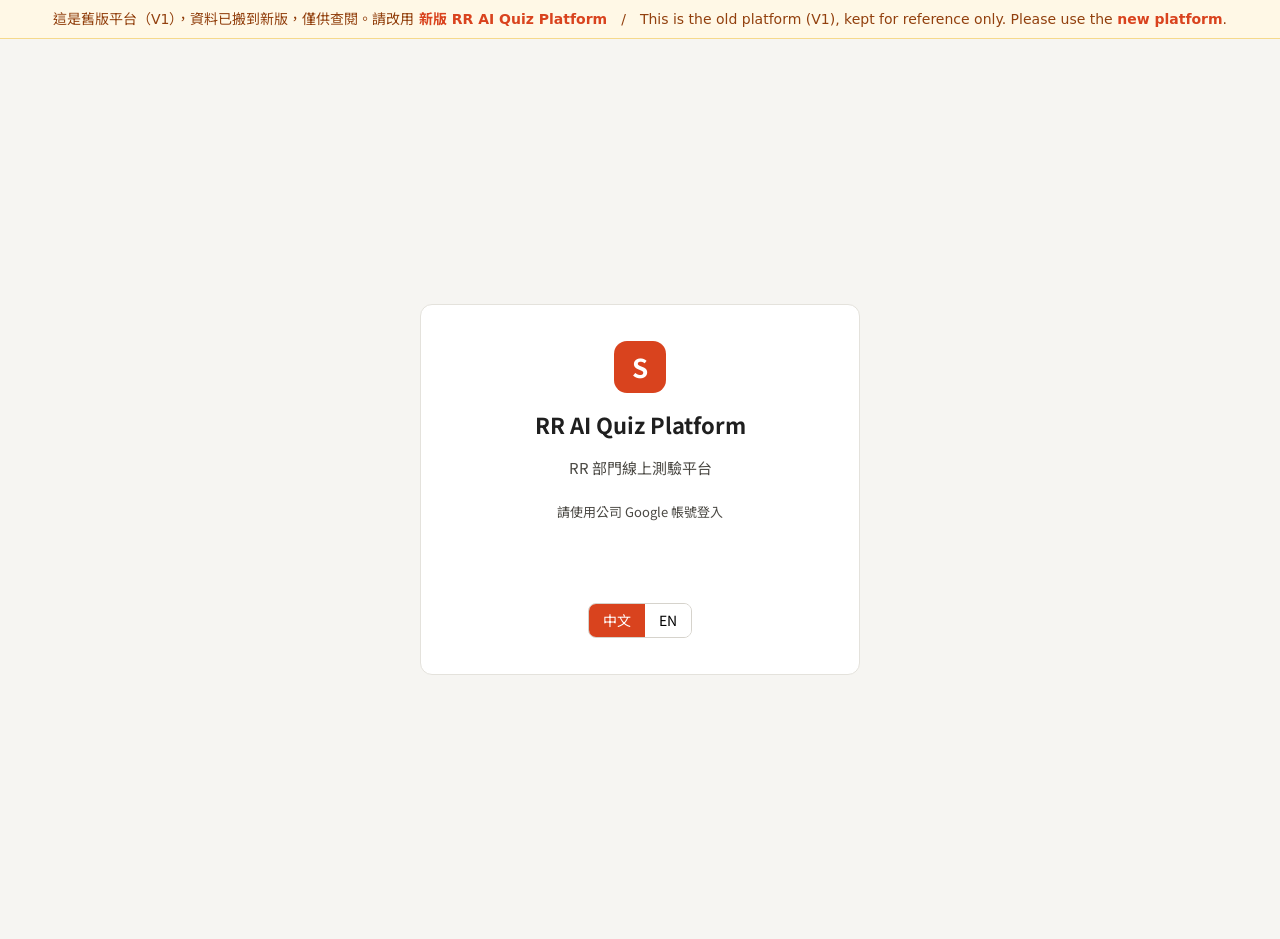
<file: v1/index.html>
<!doctype html>
<html lang="zh-Hant">
<head>
<meta charset="utf-8">
<meta name="viewport" content="width=device-width, initial-scale=1">
<title>RR AI Quiz Platform（V1 舊版）</title>
<link rel="icon" href="data:image/svg+xml,%3Csvg xmlns='http://www.w3.org/2000/svg' viewBox='0 0 32 32'%3E%3Crect width='32' height='32' rx='8' fill='%23D9431E'/%3E%3Ctext x='16' y='22' font-size='18' font-family='Arial' font-weight='700' fill='white' text-anchor='middle'%3ES%3C/text%3E%3C/svg%3E">
<link rel="preconnect" href="https://fonts.googleapis.com">
<link rel="stylesheet" href="https://fonts.googleapis.com/css2?family=Noto+Sans+TC:wght@400;500;700&display=swap">
<link rel="stylesheet" href="style.css?v=20261030f">
<script src="config.js?v=20261030f"></script>
<script src="https://accounts.google.com/gsi/client" async defer></script>
</head>
<body>
<div style="position:sticky;top:0;z-index:999;background:#FFF8E6;border-bottom:1px solid #F5D98B;color:#92400E;font:14px/1.6 system-ui,'Noto Sans TC',sans-serif;padding:8px 16px;text-align:center">這是舊版平台（V1），資料已搬到新版，僅供查閱。請改用 <a href="../" style="color:#D9431E;font-weight:700">新版 RR AI Quiz Platform</a>　/　This is the old platform (V1), kept for reference only. Please use the <a href="../" style="color:#D9431E;font-weight:700">new platform</a>.</div>
<div id="app"></div>
<div id="toast" role="status" aria-live="polite" hidden></div>
<script>
  // 本機預覽：http://localhost:8000/web/?preview=1（從專案根目錄啟動伺服器），使用 dev/mock.js 的假資料
  if (/[?&]preview=1/.test(location.search)) document.write('<script src="../dev/mock.js"><\/script>');
</script>
<script src="app.js?v=20261030f"></script>
</body>
</html>
</file>
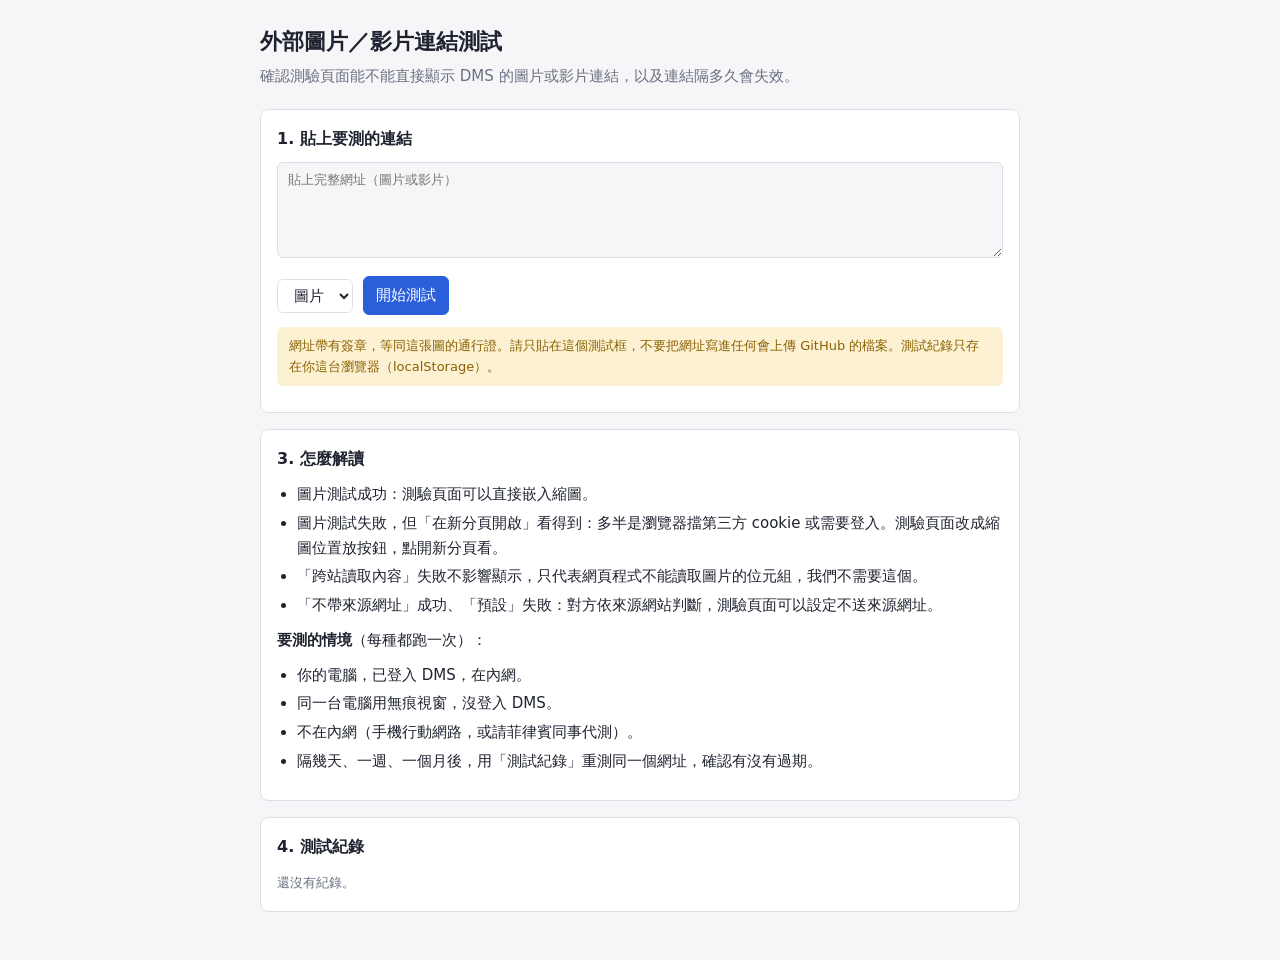
<file: dms-media-test.html>
<!DOCTYPE html>
<html lang="zh-Hant">
<head>
<meta charset="utf-8">
<meta name="viewport" content="width=device-width, initial-scale=1, viewport-fit=cover">
<meta name="robots" content="noindex,nofollow">
<title>外部圖片／影片連結測試</title>
<style>
  :root {
    --bg: #f6f6f8;
    --panel: #ffffff;
    --text: #1f2330;
    --muted: #6a7080;
    --line: #dcdfe6;
    --accent: #2b5fd9;
    --ok: #137a3f;
    --ok-bg: #e3f5ea;
    --bad: #b3261e;
    --bad-bg: #fbe6e4;
    --wait: #8a6100;
    --wait-bg: #fdf1d4;
  }
  @media (prefers-color-scheme: dark) {
    :root {
      --bg: #15171c;
      --panel: #1e2128;
      --text: #e8eaf0;
      --muted: #9aa1b3;
      --line: #343944;
      --accent: #7fa4ff;
      --ok: #6fd69a;
      --ok-bg: #1b3326;
      --bad: #ff9c94;
      --bad-bg: #3a1f1d;
      --wait: #f2c864;
      --wait-bg: #3a2f14;
    }
  }
  * { box-sizing: border-box; }
  html, body { margin: 0; }
  body {
    background: var(--bg);
    color: var(--text);
    font: 15px/1.65 system-ui, -apple-system, "Segoe UI", "Noto Sans TC", "PingFang TC", "Microsoft JhengHei", sans-serif;
    padding: env(safe-area-inset-top, 0px) 16px calc(32px + env(safe-area-inset-bottom, 0px));
  }
  main { max-width: 760px; margin: 0 auto; padding-top: 24px; }
  h1 { font-size: 22px; margin: 0 0 4px; }
  h2 { font-size: 16px; margin: 0 0 10px; }
  p { margin: 0 0 10px; }
  .sub { color: var(--muted); margin-bottom: 20px; }
  section {
    background: var(--panel);
    border: 1px solid var(--line);
    border-radius: 8px;
    padding: 16px;
    margin-bottom: 16px;
  }
  textarea {
    width: 100%;
    min-height: 96px;
    resize: vertical;
    font: 13px/1.5 ui-monospace, Consolas, monospace;
    color: var(--text);
    background: var(--bg);
    border: 1px solid var(--line);
    border-radius: 6px;
    padding: 8px 10px;
  }
  .bar { display: flex; flex-wrap: wrap; gap: 10px; align-items: center; margin-top: 10px; }
  select, button {
    font: inherit;
    color: var(--text);
    background: var(--panel);
    border: 1px solid var(--line);
    border-radius: 6px;
    padding: 6px 12px;
    cursor: pointer;
  }
  button.primary { background: var(--accent); border-color: var(--accent); color: #fff; }
  @media (prefers-color-scheme: dark) { button.primary { color: #0e1117; } }
  button:focus-visible, select:focus-visible, textarea:focus-visible, a:focus-visible {
    outline: 2px solid var(--accent);
    outline-offset: 2px;
  }
  button:disabled { opacity: .5; cursor: default; }
  .warn {
    background: var(--wait-bg);
    color: var(--wait);
    border-radius: 6px;
    padding: 8px 12px;
    font-size: 13px;
  }
  .results { display: grid; gap: 8px; }
  .res {
    display: grid;
    grid-template-columns: 76px 1fr;
    gap: 10px;
    align-items: start;
    border: 1px solid var(--line);
    border-radius: 6px;
    padding: 8px 10px;
  }
  .badge {
    text-align: center;
    border-radius: 4px;
    padding: 1px 0;
    font-size: 13px;
    font-weight: 600;
  }
  .badge.ok { background: var(--ok-bg); color: var(--ok); }
  .badge.bad { background: var(--bad-bg); color: var(--bad); }
  .badge.wait { background: var(--wait-bg); color: var(--wait); }
  .res .name { font-weight: 600; }
  .res .note { color: var(--muted); font-size: 13px; overflow-wrap: anywhere; }
  .preview { margin-top: 12px; }
  .preview img, .preview video { max-width: 100%; max-height: 420px; border: 1px solid var(--line); border-radius: 6px; display: block; }
  .env { color: var(--muted); font-size: 13px; overflow-wrap: anywhere; }
  .hist-row {
    display: flex; flex-wrap: wrap; gap: 8px; align-items: center;
    border-top: 1px solid var(--line); padding: 8px 0; font-size: 13px;
  }
  .hist-row:first-child { border-top: 0; }
  .hist-row .grow { flex: 1 1 260px; overflow-wrap: anywhere; }
  ul { margin: 0 0 10px; padding-left: 20px; }
  li { margin-bottom: 4px; }
  .hidden { display: none; }
</style>
</head>
<body>
<main>
  <h1>外部圖片／影片連結測試</h1>
  <p class="sub">確認測驗頁面能不能直接顯示 DMS 的圖片或影片連結，以及連結隔多久會失效。</p>

  <section>
    <h2>1. 貼上要測的連結</h2>
    <textarea id="url" placeholder="貼上完整網址（圖片或影片）" spellcheck="false" autocomplete="off"></textarea>
    <div class="bar">
      <select id="kind" aria-label="媒體類型">
        <option value="image">圖片</option>
        <option value="video">影片</option>
      </select>
      <button id="run" class="primary" type="button">開始測試</button>
      <a id="open" href="#" target="_blank" rel="noopener noreferrer" class="hidden">在新分頁開啟</a>
    </div>
    <p class="warn" style="margin-top:12px">網址帶有簽章，等同這張圖的通行證。請只貼在這個測試框，不要把網址寫進任何會上傳 GitHub 的檔案。測試紀錄只存在你這台瀏覽器（localStorage）。</p>
  </section>

  <section id="resultBox" class="hidden">
    <h2>2. 測試結果</h2>
    <div class="results" id="results"></div>
    <div class="preview" id="preview"></div>
    <p class="env" id="env" style="margin-top:12px"></p>
  </section>

  <section>
    <h2>3. 怎麼解讀</h2>
    <ul>
      <li>圖片測試成功：測驗頁面可以直接嵌入縮圖。</li>
      <li>圖片測試失敗，但「在新分頁開啟」看得到：多半是瀏覽器擋第三方 cookie 或需要登入。測驗頁面改成縮圖位置放按鈕，點開新分頁看。</li>
      <li>「跨站讀取內容」失敗不影響顯示，只代表網頁程式不能讀取圖片的位元組，我們不需要這個。</li>
      <li>「不帶來源網址」成功、「預設」失敗：對方依來源網站判斷，測驗頁面可以設定不送來源網址。</li>
    </ul>
    <p><strong>要測的情境</strong>（每種都跑一次）：</p>
    <ul>
      <li>你的電腦，已登入 DMS，在內網。</li>
      <li>同一台電腦用無痕視窗，沒登入 DMS。</li>
      <li>不在內網（手機行動網路，或請菲律賓同事代測）。</li>
      <li>隔幾天、一週、一個月後，用「測試紀錄」重測同一個網址，確認有沒有過期。</li>
    </ul>
  </section>

  <section>
    <h2>4. 測試紀錄</h2>
    <div id="hist"><span class="env">還沒有紀錄。</span></div>
  </section>
</main>

<script>
(function () {
  'use strict';
  var KEY = 'rrqp2:mediatest';
  var TIMEOUT_MS = 20000;
  var $ = function (s) { return document.querySelector(s); };

  function loadHist() {
    try { var v = JSON.parse(localStorage.getItem(KEY) || '[]'); return Array.isArray(v) ? v : []; }
    catch (e) { return []; }
  }
  function saveHist(list) {
    try { localStorage.setItem(KEY, JSON.stringify(list.slice(0, 10))); } catch (e) { /* 無法儲存就略過 */ }
  }

  function addRow(name, desc) {
    var row = document.createElement('div');
    row.className = 'res';
    var badge = document.createElement('div');
    badge.className = 'badge wait';
    badge.textContent = '測試中';
    var body = document.createElement('div');
    var n = document.createElement('div');
    n.className = 'name';
    n.textContent = name;
    var d = document.createElement('div');
    d.className = 'note';
    d.textContent = desc;
    body.appendChild(n);
    body.appendChild(d);
    row.appendChild(badge);
    row.appendChild(body);
    $('#results').appendChild(row);
    return {
      done: function (ok, note) {
        badge.className = 'badge ' + (ok ? 'ok' : 'bad');
        badge.textContent = ok ? '成功' : '失敗';
        d.textContent = desc + (note ? '　→ ' + note : '');
      }
    };
  }

  function withTimeout(promise) {
    return new Promise(function (resolve) {
      var t0 = performance.now();
      var finished = false;
      var timer = setTimeout(function () {
        if (finished) return;
        finished = true;
        resolve({ ok: false, note: '超過 ' + (TIMEOUT_MS / 1000) + ' 秒沒有回應', ms: TIMEOUT_MS });
      }, TIMEOUT_MS);
      promise.then(function (r) {
        if (finished) return;
        finished = true;
        clearTimeout(timer);
        r.ms = Math.round(performance.now() - t0);
        resolve(r);
      });
    });
  }

  function testImage(url, referrer) {
    return withTimeout(new Promise(function (resolve) {
      var im = new Image();
      if (referrer) im.referrerPolicy = referrer;
      im.onload = function () {
        resolve({ ok: true, note: '尺寸 ' + im.naturalWidth + '×' + im.naturalHeight, el: im });
      };
      im.onerror = function () {
        resolve({ ok: false, note: '瀏覽器無法載入（連結失效、需要登入，或被瀏覽器擋下）' });
      };
      im.src = url;
    }));
  }

  function testVideo(url, referrer) {
    return withTimeout(new Promise(function (resolve) {
      var v = document.createElement('video');
      v.preload = 'metadata';
      v.muted = true;
      v.playsInline = true;
      v.controls = true;
      if (referrer) v.referrerPolicy = referrer;
      v.onloadedmetadata = function () {
        resolve({
          ok: true,
          note: '長度 ' + (isFinite(v.duration) ? v.duration.toFixed(1) + ' 秒' : '未知') + '，尺寸 ' + v.videoWidth + '×' + v.videoHeight,
          el: v
        });
      };
      v.onerror = function () {
        resolve({ ok: false, note: '瀏覽器無法載入（連結失效、需要登入、被擋下，或格式不支援）' });
      };
      v.src = url;
    }));
  }

  function testFetchNoCors(url) {
    return withTimeout(
      fetch(url, { mode: 'no-cors', credentials: 'omit', cache: 'no-store' })
        .then(function () { return { ok: true, note: '伺服器有回應（內容不可讀，這是預期的）' }; })
        .catch(function (e) { return { ok: false, note: '連線失敗：' + (e && e.message ? e.message : e) }; })
    );
  }

  function testFetchCors(url) {
    return withTimeout(
      fetch(url, { mode: 'cors', credentials: 'include', cache: 'no-store' })
        .then(function (r) {
          return { ok: r.ok, note: 'HTTP ' + r.status + '，類型 ' + (r.headers.get('content-type') || '未知') };
        })
        .catch(function (e) {
          return { ok: false, note: '對方沒有開放跨站讀取，或連線失敗（只影響程式讀取，不影響顯示）' };
        })
    );
  }

  var running = false;

  function run(urlOverride) {
    if (running) return;
    var url = (urlOverride || $('#url').value).trim();
    if (!/^https?:\/\//i.test(url)) {
      alert('請貼上以 http:// 或 https:// 開頭的完整網址。');
      return;
    }
    if (urlOverride) $('#url').value = url;
    var kind = $('#kind').value;
    running = true;
    $('#run').disabled = true;
    $('#resultBox').classList.remove('hidden');
    $('#results').textContent = '';
    $('#preview').textContent = '';
    var open = $('#open');
    open.href = url;
    open.classList.remove('hidden');
    $('#env').textContent = '環境：' + navigator.userAgent + '　頁面網域：' + location.host;

    var isImg = kind === 'image';
    var tests = [
      { name: isImg ? '直接顯示圖片（預設）' : '直接播放影片（預設）',
        desc: '用 ' + (isImg ? '<img>' : '<video>') + ' 載入，這是測驗頁面實際會用的方式',
        fn: function () { return (isImg ? testImage : testVideo)(url, null); } },
      { name: '直接顯示（不帶來源網址）',
        desc: '同上，但不告訴對方是從哪個網站來的',
        fn: function () { return (isImg ? testImage : testVideo)(url, 'no-referrer'); } },
      { name: '伺服器可連線',
        desc: 'fetch no-cors，只確認連得到',
        fn: function () { return testFetchNoCors(url); } },
      { name: '跨站讀取內容',
        desc: 'fetch cors（含 cookie），只供參考',
        fn: function () { return testFetchCors(url); } }
    ];

    var rows = tests.map(function (t) { return addRow(t.name, t.desc); });
    var summary = [];
    var previewed = false;

    tests.reduce(function (chain, t, i) {
      return chain.then(function () {
        return t.fn().then(function (r) {
          rows[i].done(r.ok, r.note + '（' + r.ms + ' ms）');
          summary.push({ name: t.name, ok: !!r.ok });
          if (r.ok && r.el && !previewed) {
            previewed = true;
            $('#preview').appendChild(r.el);
          }
        });
      });
    }, Promise.resolve()).then(function () {
      running = false;
      $('#run').disabled = false;
      record(url, kind, summary);
    });
  }

  function record(url, kind, summary) {
    var list = loadHist();
    var now = Date.now();
    var found = null;
    for (var i = 0; i < list.length; i++) if (list[i].url === url) { found = list[i]; break; }
    if (found) {
      found.runs.unshift({ at: now, summary: summary });
      found.runs = found.runs.slice(0, 10);
    } else {
      list.unshift({ url: url, kind: kind, first: now, runs: [{ at: now, summary: summary }] });
    }
    saveHist(list);
    renderHist();
  }

  function fmtAgo(ms) {
    var m = Math.floor(ms / 60000);
    if (m < 60) return m + ' 分鐘前';
    var h = Math.floor(m / 60);
    if (h < 48) return h + ' 小時前';
    return Math.floor(h / 24) + ' 天前';
  }

  function renderHist() {
    var box = $('#hist');
    var list = loadHist();
    box.textContent = '';
    if (!list.length) {
      var s = document.createElement('span');
      s.className = 'env';
      s.textContent = '還沒有紀錄。';
      box.appendChild(s);
      return;
    }
    list.forEach(function (item, idx) {
      var row = document.createElement('div');
      row.className = 'hist-row';
      var info = document.createElement('div');
      info.className = 'grow';
      var first = item.runs[item.runs.length - 1];
      var last = item.runs[0];
      var ok = function (r) {
        var d = r.summary[0];
        return d && d.ok ? '可顯示' : '無法顯示';
      };
      info.textContent = (item.kind === 'video' ? '影片' : '圖片') + '　網址結尾 …' + item.url.slice(-14) +
        '　首次測試 ' + fmtAgo(Date.now() - item.first) + '（' + ok(first) + '）' +
        (item.runs.length > 1 ? '　最近一次 ' + fmtAgo(Date.now() - last.at) + '（' + ok(last) + '）' : '') +
        '　共 ' + item.runs.length + ' 次';
      var again = document.createElement('button');
      again.type = 'button';
      again.textContent = '重測';
      again.addEventListener('click', function () {
        $('#kind').value = item.kind;
        run(item.url);
        window.scrollTo({ top: 0, behavior: 'smooth' });
      });
      var del = document.createElement('button');
      del.type = 'button';
      del.textContent = '刪除';
      del.addEventListener('click', function () {
        var l = loadHist();
        l.splice(idx, 1);
        saveHist(l);
        renderHist();
      });
      row.appendChild(info);
      row.appendChild(again);
      row.appendChild(del);
      box.appendChild(row);
    });
  }

  $('#run').addEventListener('click', function () { run(); });
  renderHist();
})();
</script>
</body>
</html>
</file>
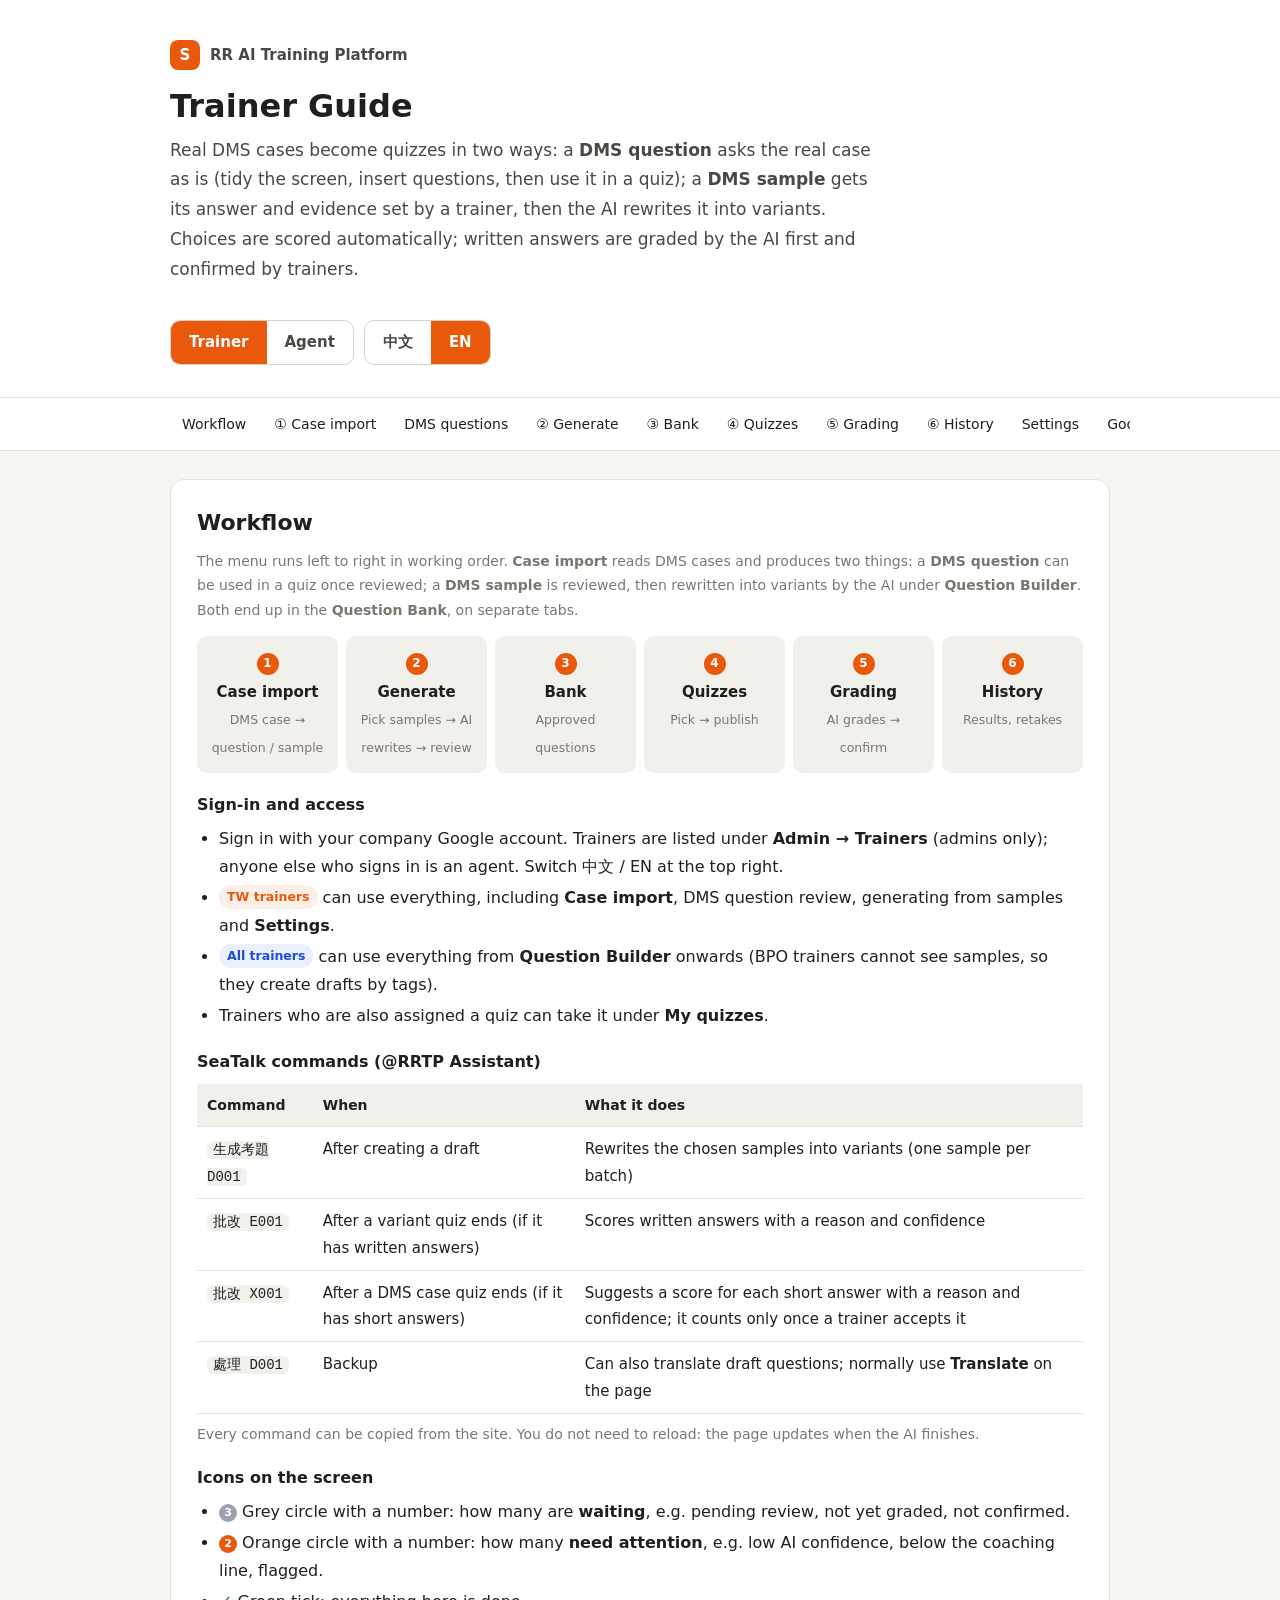
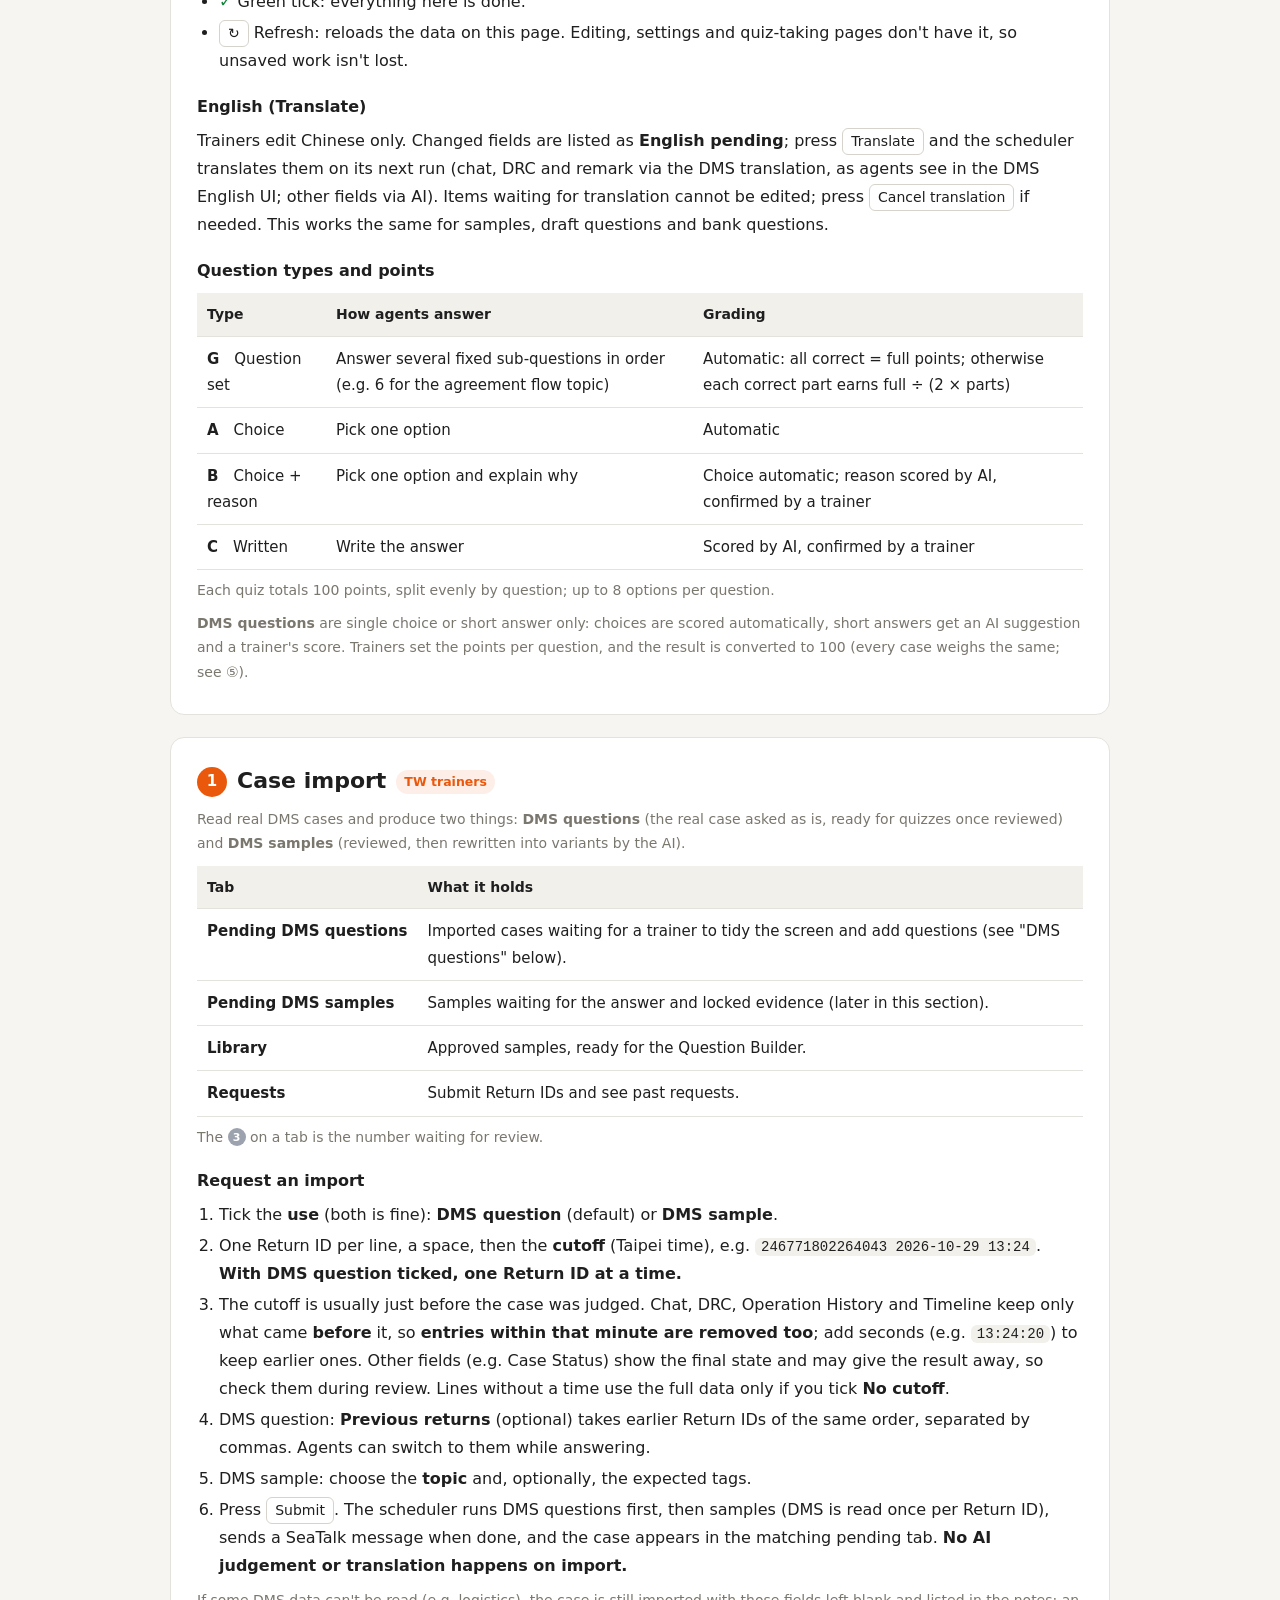
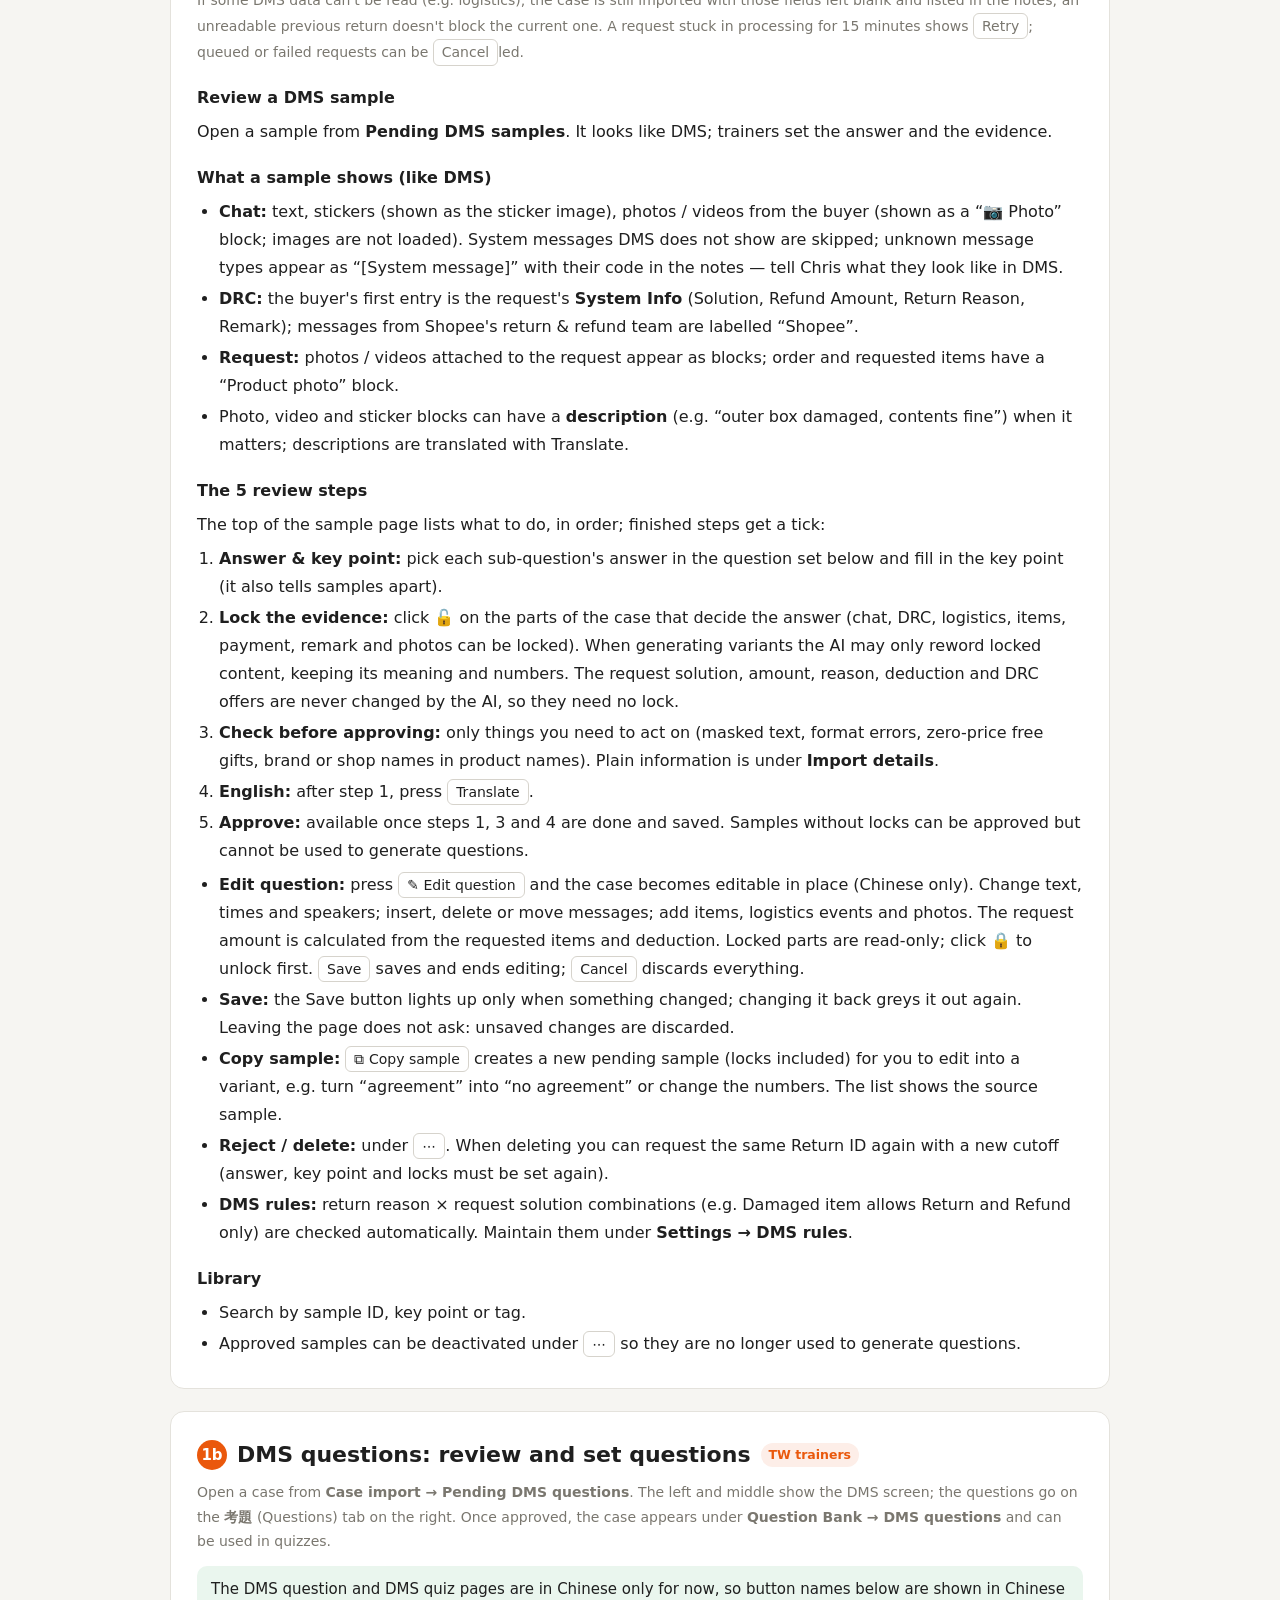
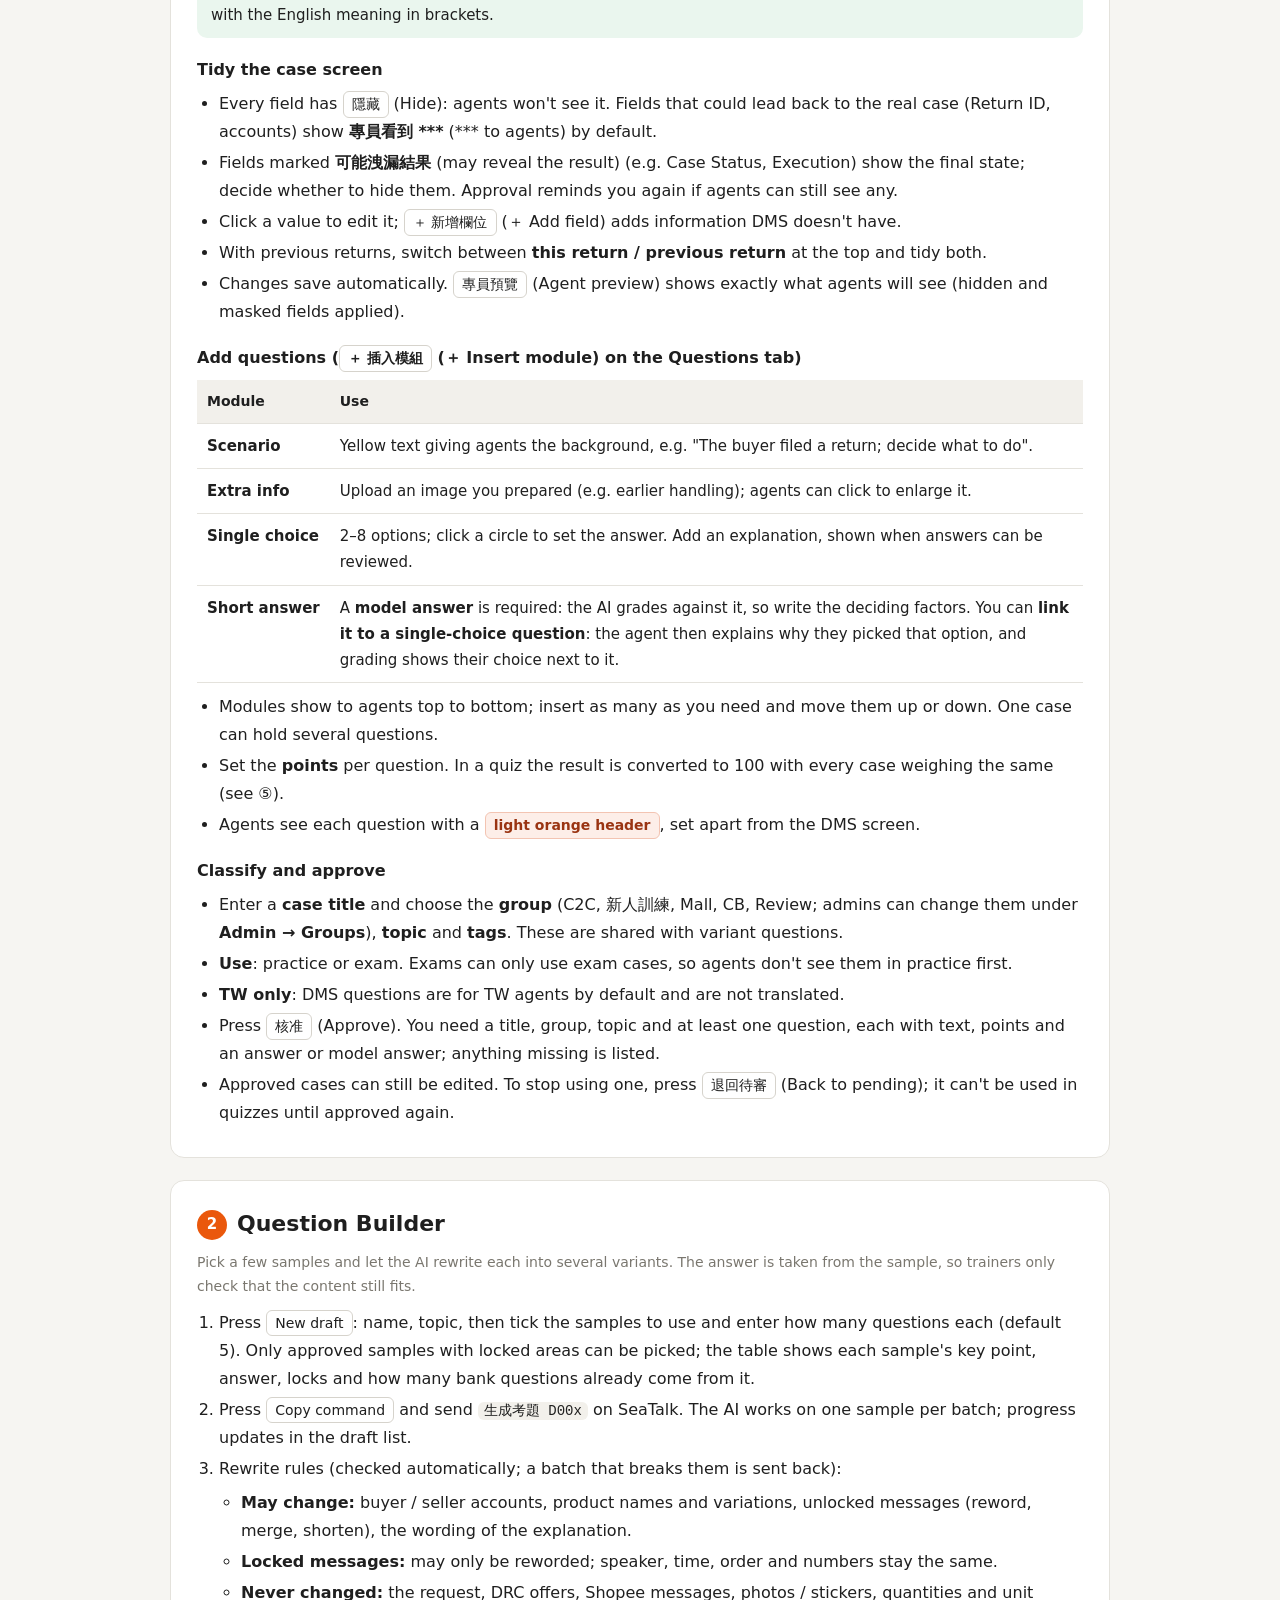
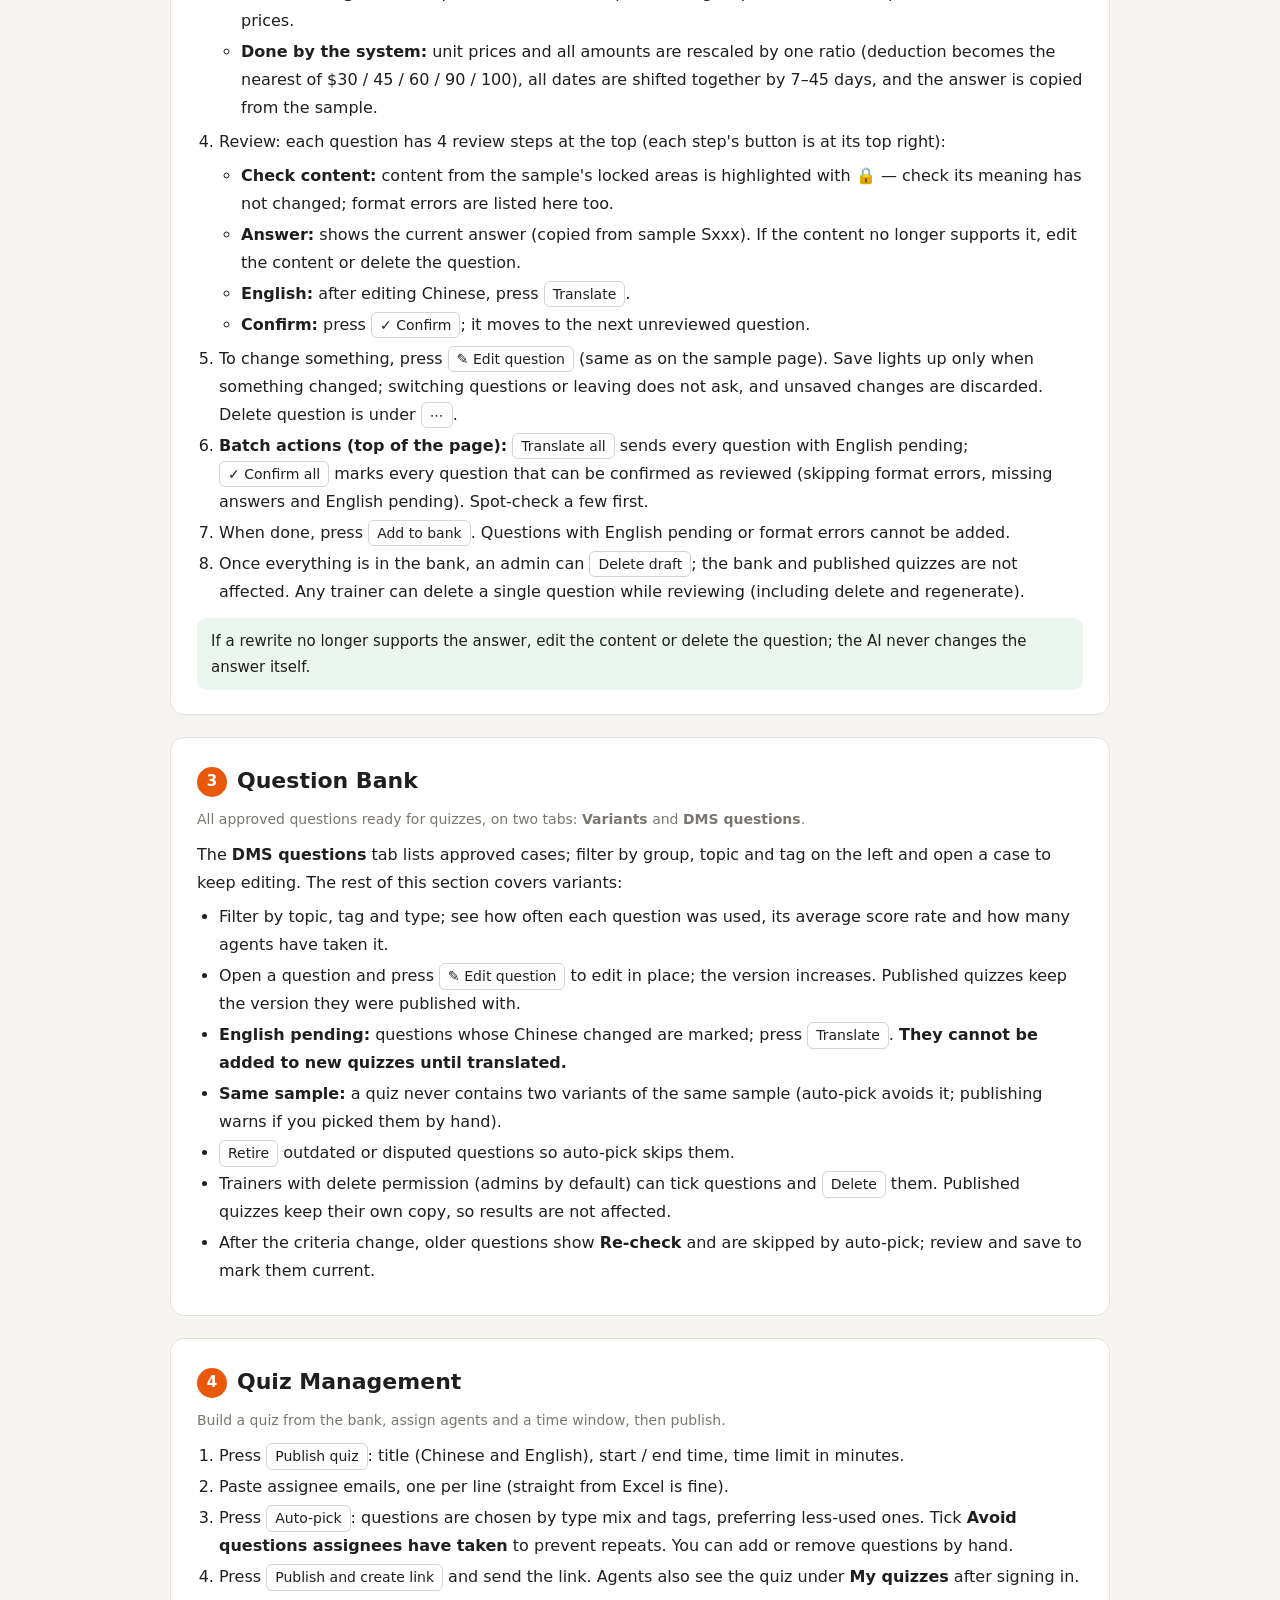
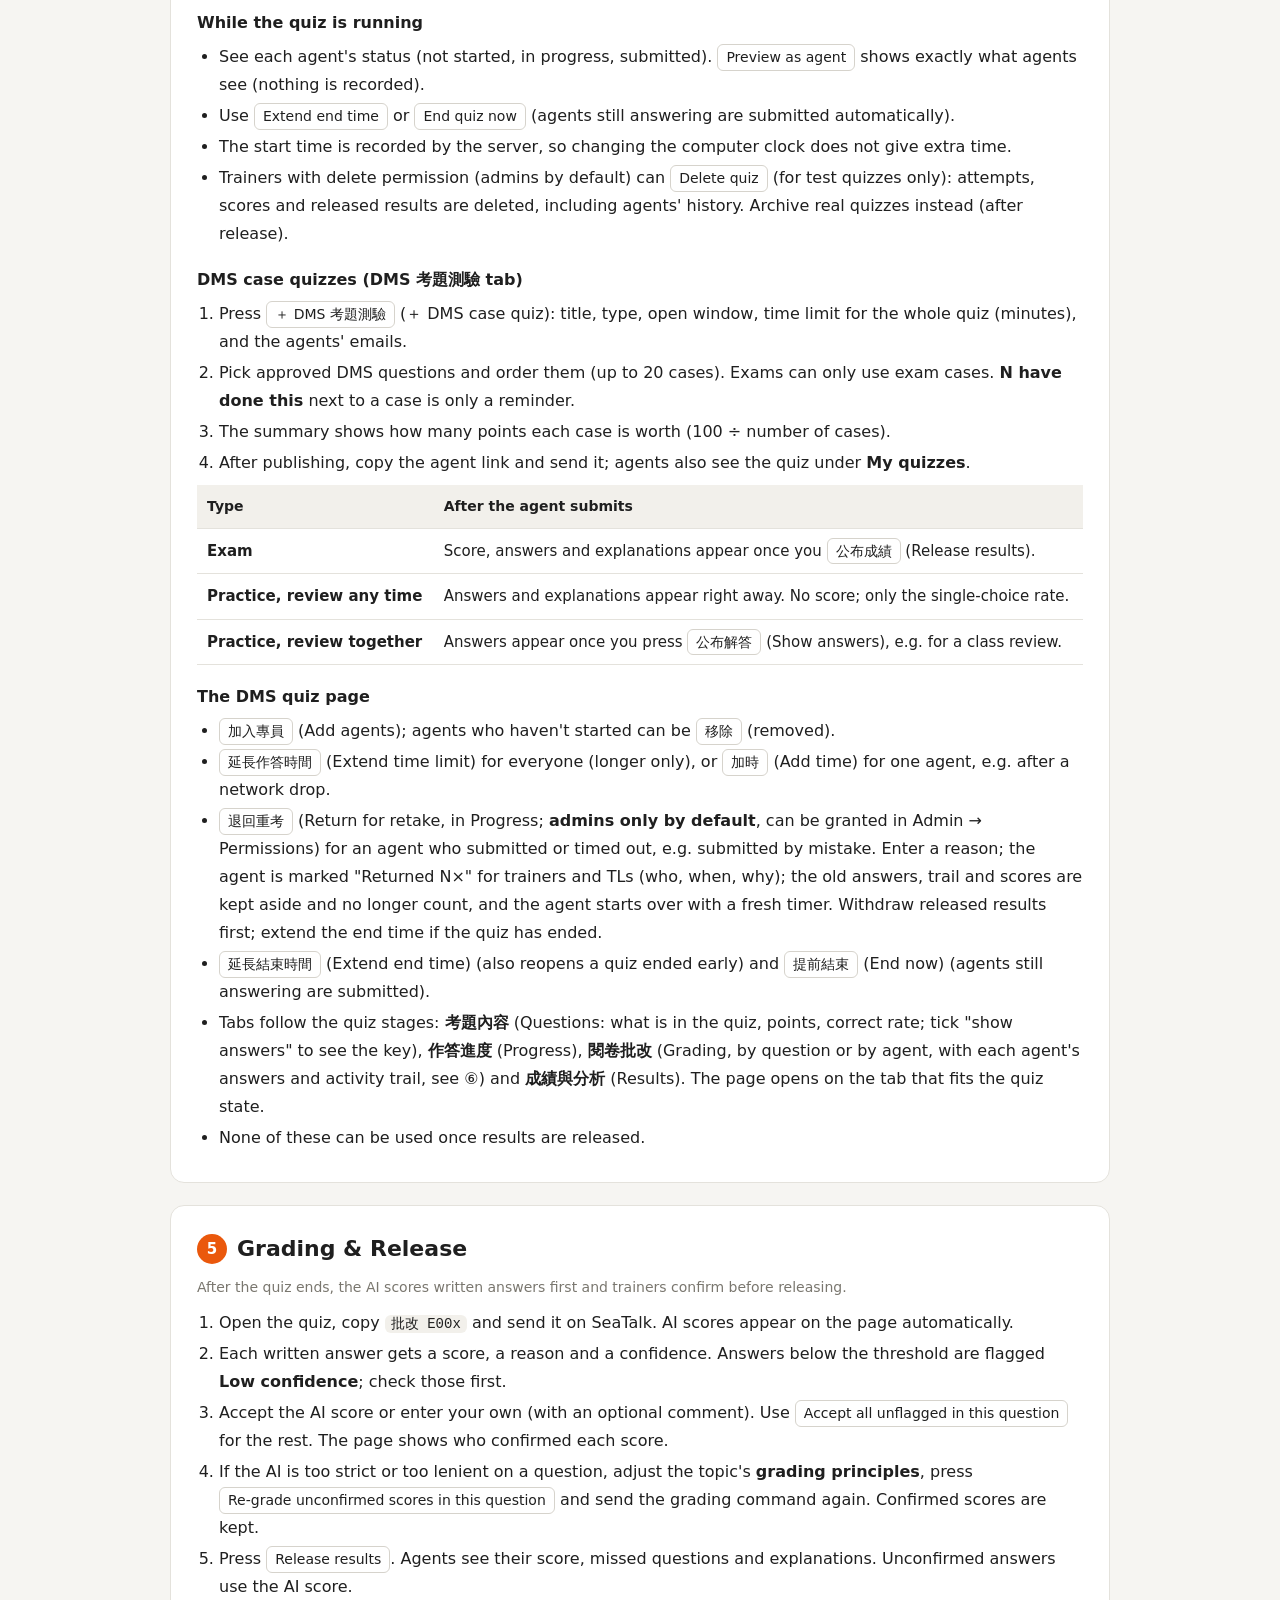
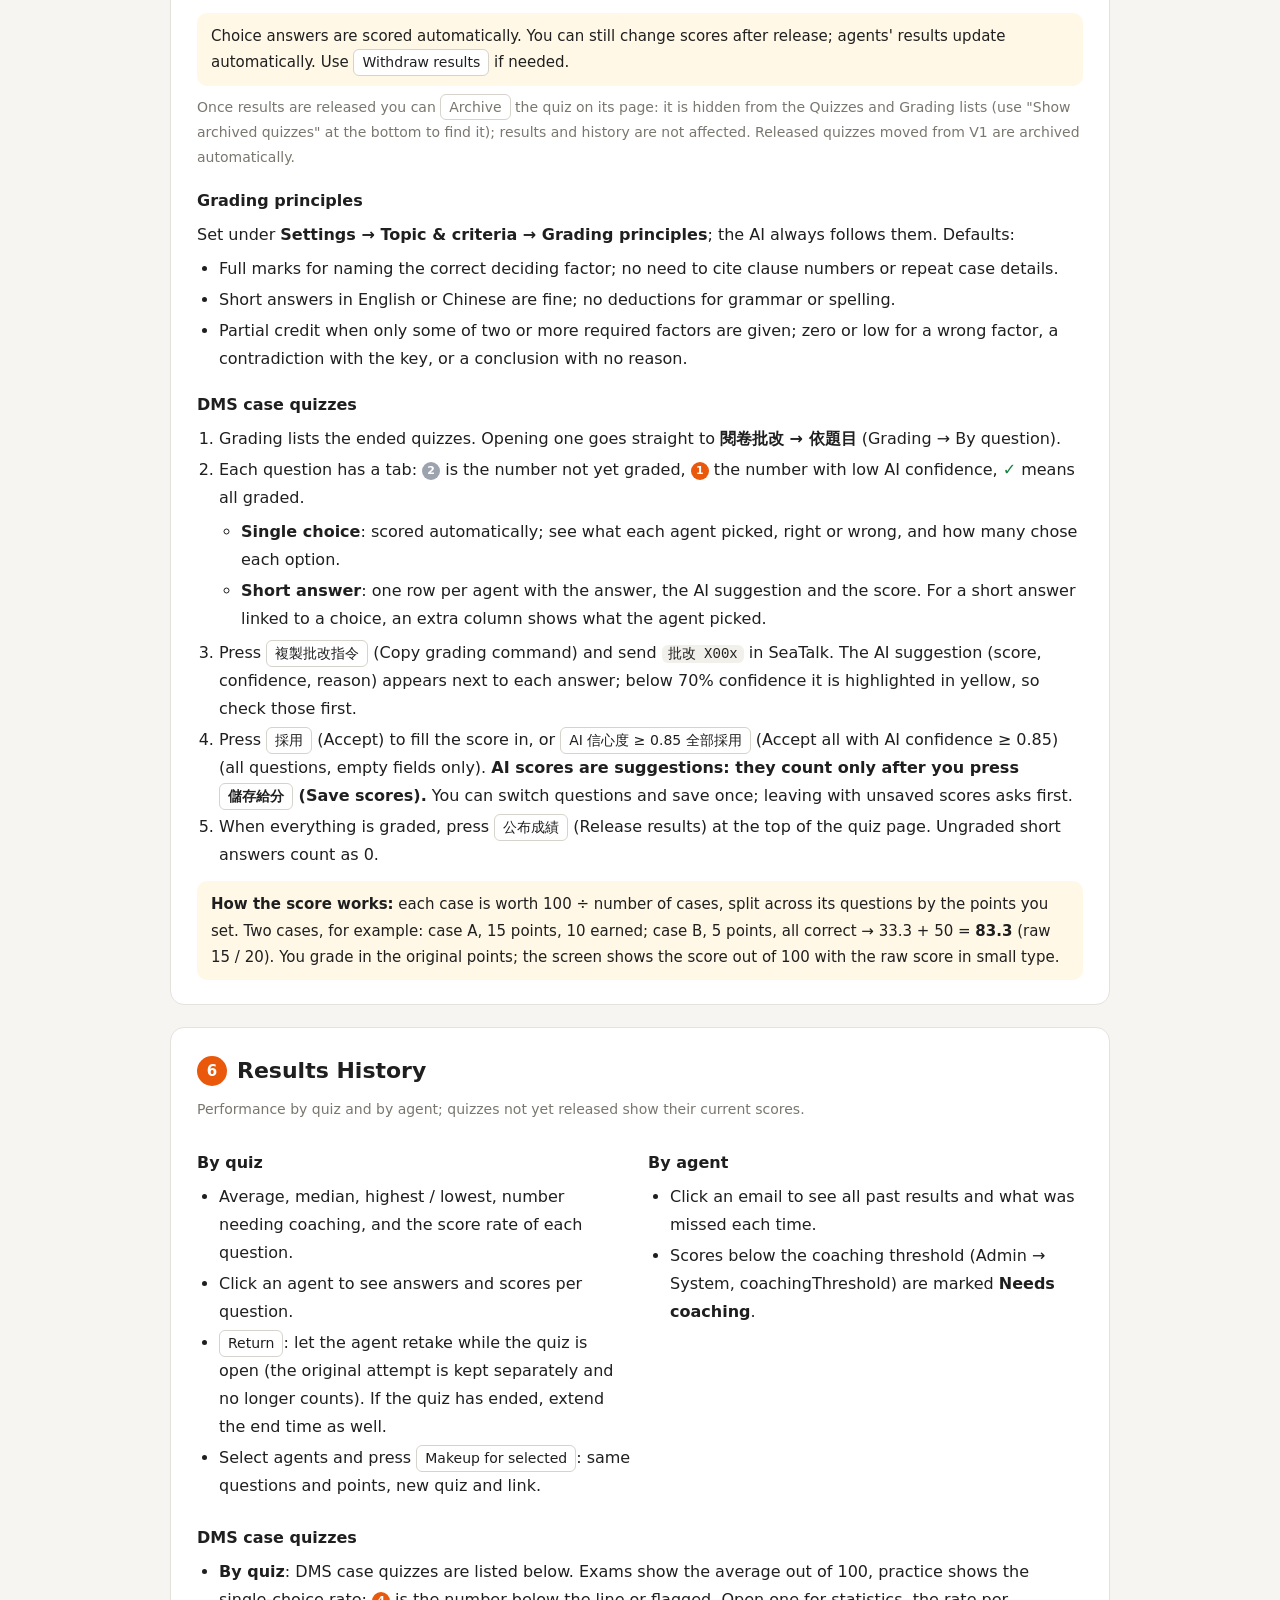
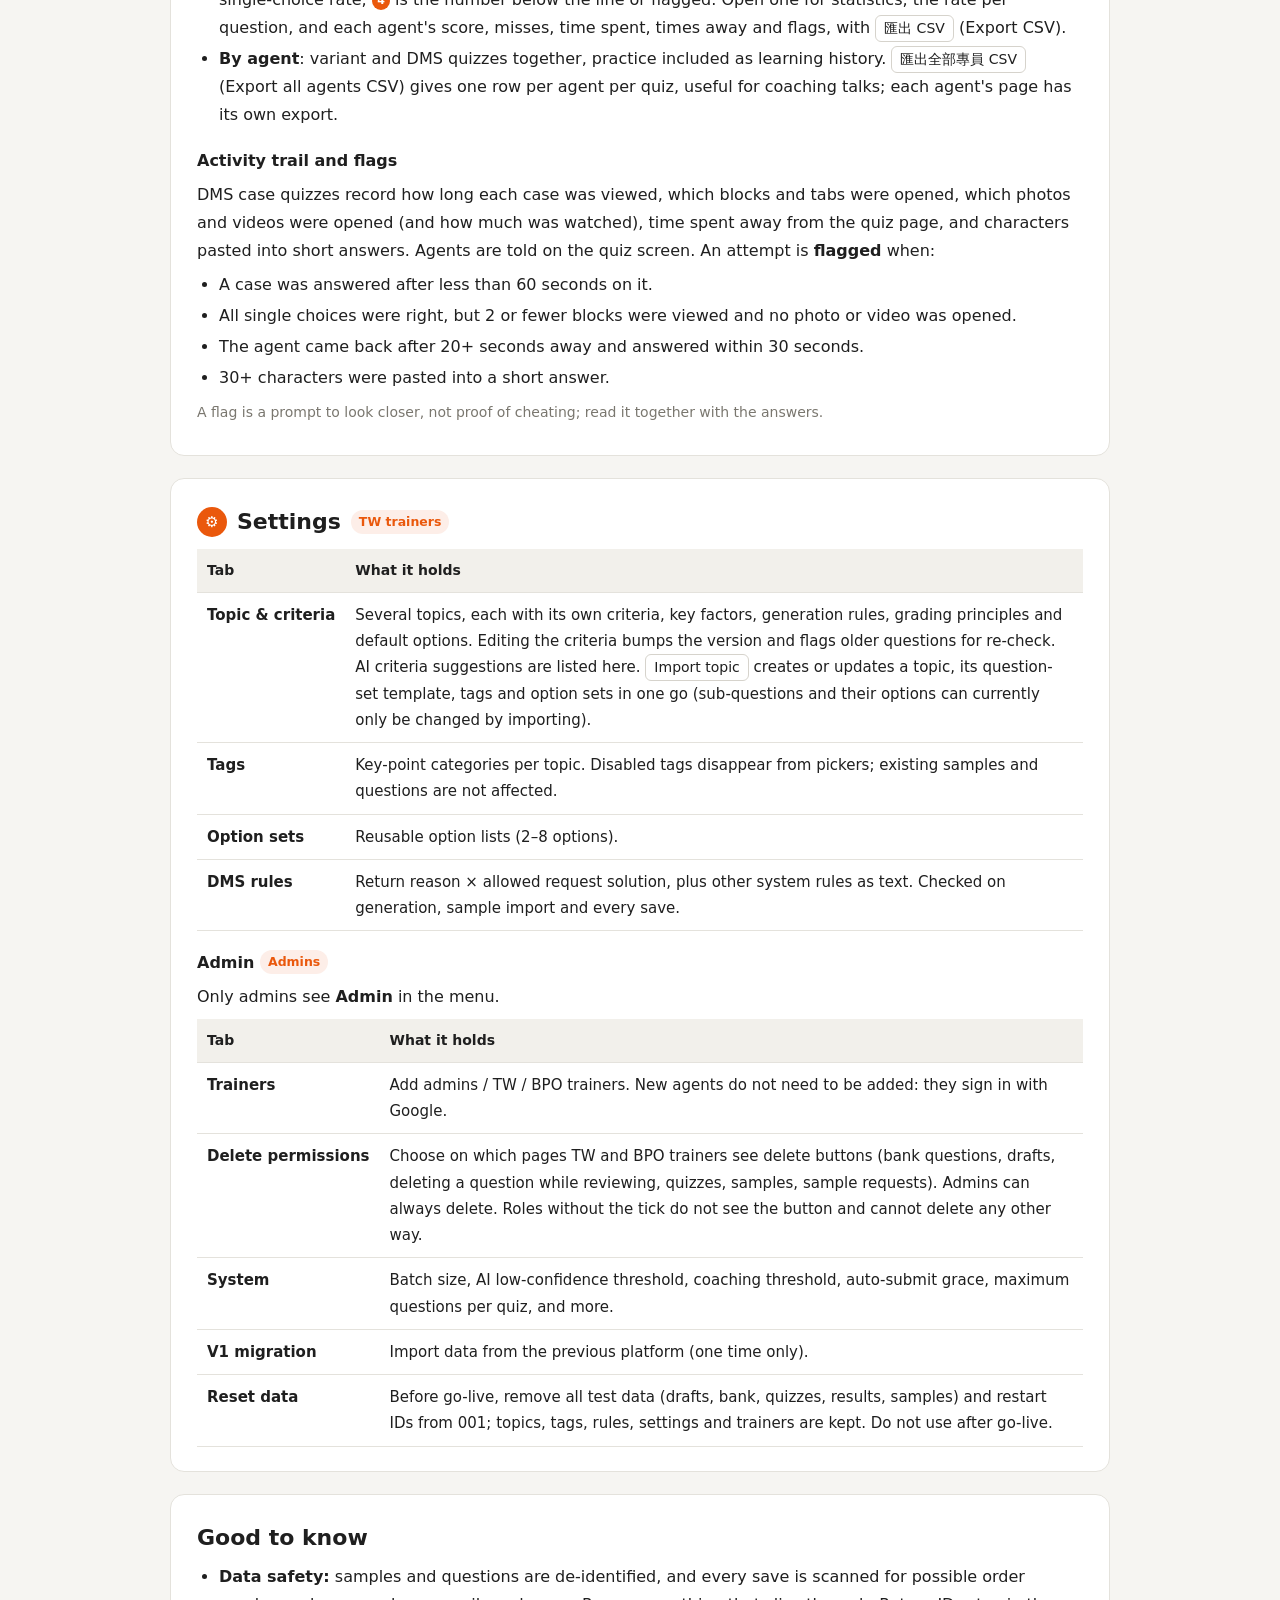
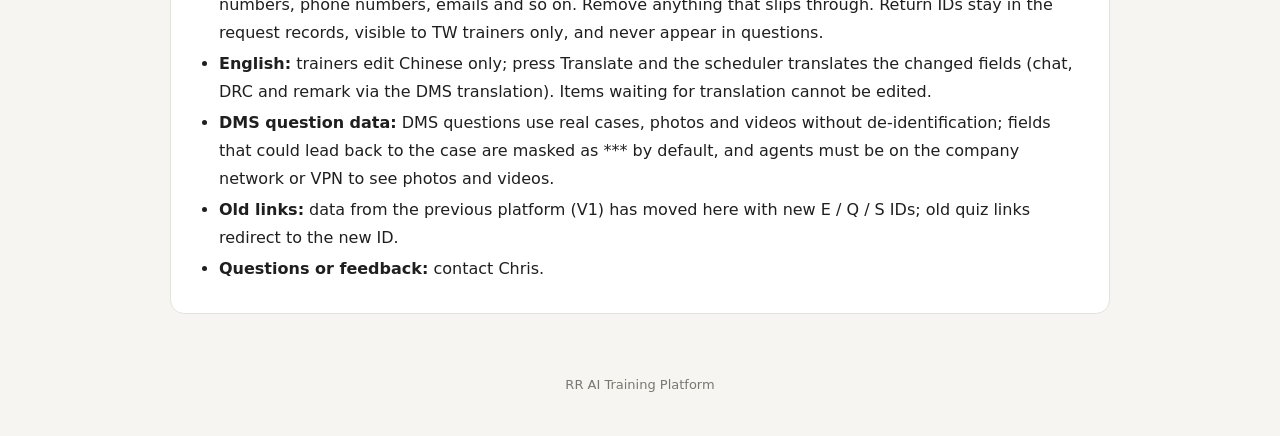
<file: guide-en.html>
<!doctype html>
<html lang="zh-Hant">
<head>
<meta charset="utf-8">
<meta name="viewport" content="width=device-width, initial-scale=1">
<title>RR AI Training Platform Trainer Guide</title>
<style>
  :root {
    --bg: #F6F5F2; --card: #fff; --ink: #1F1F1F; --muted: #4A4843; --soft: #7A776F;
    --line: #E4E2DC; --chip: #F2F0EB; --brand: #EA580C; --brand-soft: #FDEEE8;
    --ok: #15803D; --ok-bg: #EAF6EE; --info: #1D4ED8; --info-bg: #EAF0FD; --warn: #92400E; --warn-bg: #FFF8E6;
  }
  * { box-sizing: border-box; }
  body { margin: 0; background: var(--bg); color: var(--ink); font: 16px/1.75 'Noto Sans TC', system-ui, -apple-system, 'Segoe UI', sans-serif; }
  header { background: var(--card); border-bottom: 1px solid var(--line); }
  .wrap { max-width: 980px; margin: 0 auto; padding: 0 20px; }
  .hero { padding-top: 40px; padding-bottom: 32px; }
  .brand { display: flex; align-items: center; gap: 10px; font-weight: 700; color: var(--muted); font-size: 15px; }
  .logo { width: 30px; height: 30px; border-radius: 8px; background: var(--brand); color: #fff; display: grid; place-items: center; font-weight: 800; }
  h1 { font-size: 32px; line-height: 1.3; margin: 16px 0 8px; }
  h2 { font-size: 22px; margin: 0 0 4px; display: flex; align-items: center; gap: 10px; }
  h3 { font-size: 16px; margin: 18px 0 6px; }
  p { margin: 6px 0; }
  .lead { color: var(--muted); font-size: 17px; max-width: 720px; }
  nav.toc { position: sticky; top: 0; z-index: 5; background: rgba(255,255,255,.95); backdrop-filter: blur(6px); border-bottom: 1px solid var(--line); }
  nav.toc .wrap { display: flex; gap: 4px; overflow-x: auto; padding-top: 8px; padding-bottom: 8px; }
  nav.toc a { white-space: nowrap; padding: 6px 12px; border-radius: 8px; color: var(--ink); text-decoration: none; font-size: 14px; }
  nav.toc a:hover { background: var(--chip); }
  main { padding: 28px 0 60px; display: flex; flex-direction: column; gap: 22px; }
  .card { background: var(--card); border: 1px solid var(--line); border-radius: 14px; padding: 24px 26px; }
  .flow { display: grid; grid-template-columns: repeat(6, 1fr); gap: 8px; margin-top: 14px; }
  .flow a { display: block; text-decoration: none; color: var(--ink); background: var(--chip); border-radius: 10px; padding: 12px 10px; text-align: center; position: relative; }
  .flow a:hover { background: var(--brand-soft); }
  .flow b { display: block; font-size: 15px; }
  .flow span { font-size: 12.5px; color: var(--soft); }
  .flow .n { display: inline-grid; place-items: center; width: 22px; height: 22px; border-radius: 50%; background: var(--brand); color: #fff; font-size: 12px; font-weight: 700; margin-bottom: 4px; }
  .step { display: inline-grid; place-items: center; min-width: 30px; height: 30px; border-radius: 50%; background: var(--brand); color: #fff; font-size: 15px; font-weight: 800; }
  .sub { color: var(--soft); font-size: 14px; margin-bottom: 10px; }
  ol, ul { margin: 6px 0; padding-left: 22px; }
  li { margin: 3px 0; }
  .chip { display: inline-block; font-size: 12.5px; font-weight: 700; padding: 1px 8px; border-radius: 999px; vertical-align: 2px; }
  .chip.tw { background: var(--brand-soft); color: var(--brand); }
  .chip.all { background: var(--info-bg); color: var(--info); }
  .tip { background: var(--ok-bg); border-radius: 10px; padding: 10px 14px; margin-top: 12px; font-size: 15px; }
  .note { background: var(--warn-bg); border-radius: 10px; padding: 10px 14px; margin-top: 12px; font-size: 15px; }
  code, kbd { font-family: ui-monospace, Menlo, Consolas, monospace; background: var(--chip); border-radius: 6px; padding: 1px 6px; font-size: 14px; }
  .btnlike { display: inline-block; border: 1px solid #D6D3CC; border-radius: 6px; padding: 0 8px; font-size: 14px; background: #fff; white-space: nowrap; }
  table { width: 100%; border-collapse: collapse; margin-top: 8px; font-size: 15px; }
  th, td { text-align: left; padding: 9px 10px; border-bottom: 1px solid var(--line); vertical-align: top; }
  th { background: var(--chip); font-size: 14px; }
  .two { display: grid; grid-template-columns: 1fr 1fr; gap: 16px; }
  footer { color: var(--soft); font-size: 13px; text-align: center; padding: 0 0 40px; }
  .switch { display: inline-flex; border: 1px solid #D6D3CC; border-radius: 10px; overflow: hidden; background: #fff; margin-top: 18px; }
  .switch button { border: 0; background: transparent; padding: 8px 18px; font: inherit; font-size: 15px; font-weight: 700; color: var(--muted); cursor: pointer; }
  .switch button[aria-pressed="true"] { background: var(--brand); color: #fff; }
  [data-view][hidden] { display: none !important; }
  .chip.agent { background: var(--ok-bg); color: var(--ok); }
  section.card { scroll-margin-top: 64px; }
  .foot { color: var(--soft); font-size: 14px; margin-top: 8px; }
  .cnt { display: inline-flex; align-items: center; justify-content: center; min-width: 18px; height: 18px; padding: 0 5px; border-radius: 9px; font-size: 11px; font-weight: 700; color: #fff; vertical-align: 1px; }
  td:first-child > b { white-space: nowrap; }
  .cnt.g { background: #9CA3AF; } .cnt.o { background: #EA580C; } .okc { color: var(--ok); font-weight: 700; }
  .qhead { display: inline-block; background: #FDEEE8; color: #9A3412; border: 1px solid #F3C4B2; border-radius: 6px; padding: 0 8px; font-weight: 700; font-size: 14px; }
  ul.gap { margin-top: 10px; }
  .zh { color: var(--soft); font-size: 14px; }
  @media (max-width: 760px) {
    h1 { font-size: 26px; }
    .flow { grid-template-columns: repeat(2, 1fr); }
    .two { grid-template-columns: 1fr; }
    .card { padding: 18px; }
  }
  @media print { nav.toc { display: none; } body { background: #fff; } .card { break-inside: avoid; } }
  .switches { display: flex; flex-wrap: wrap; gap: 10px; margin-top: 18px; }
</style>

</head>
<body>
<header>
  <div class="wrap hero">
    <div class="brand"><span class="logo">S</span>RR AI Training Platform</div>
    <div data-view="trainer" data-lang="zh"><h1>講師使用說明</h1><p class="lead">從真實 DMS 案件出題，有兩條路：<b>DMS 考題</b>用原案件直接考，講師整理畫面、插入題目後就能組卷；<b>DMS 範例</b>由講師設定正解並鎖定判斷依據，再交給 AI 改寫成變化題。專員作答後，選擇題由系統計分，文字作答由 AI 先批改、講師確認再發佈成績。</p></div><div data-view="trainer" data-lang="en" hidden><h1>Trainer Guide</h1><p class="lead">Real DMS cases become quizzes in two ways: a <b>DMS question</b> asks the real case as is (tidy the screen, insert questions, then use it in a quiz); a <b>DMS sample</b> gets its answer and evidence set by a trainer, then the AI rewrites it into variants. Choices are scored automatically; written answers are graded by the AI first and confirmed by trainers.</p></div><div data-view="agent" data-lang="zh" hidden><h1>專員作答說明</h1><p class="lead">如何登入、作答與查看成績。講師會提供測驗連結給你。</p></div><div data-view="agent" data-lang="en" hidden><h1>Agent Guide</h1><p class="lead">How to sign in, take a quiz and check your results. Your trainer will send you a quiz link.</p></div>
    <div class="switches">
      <div class="switch" role="group" aria-label="說明對象 / Guide for">
        <button type="button" data-to-view="trainer" aria-pressed="true"><span data-l="zh">講師</span><span data-l="en" hidden>Trainer</span></button>
        <button type="button" data-to-view="agent" aria-pressed="false"><span data-l="zh">專員</span><span data-l="en" hidden>Agent</span></button>
      </div>
      <div class="switch" role="group" aria-label="語言 / Language">
        <button type="button" data-to-lang="zh" aria-pressed="true">中文</button>
        <button type="button" data-to-lang="en" aria-pressed="false">EN</button>
      </div>
    </div>
  </div>
</header>
<nav class="toc"><div class="wrap" data-view="trainer" data-lang="zh"><a href="#t-overview">整體流程</a><a href="#t1">① 案件匯入</a><a href="#t1b">DMS 考題審核</a><a href="#t2">② 題庫生成</a><a href="#t3">③ 可用題庫</a><a href="#t4">④ 測驗管理</a><a href="#t5">⑤ 閱卷發佈</a><a href="#t6">⑥ 歷史成績</a><a href="#t7">主題設定</a><a href="#t-faq">注意事項</a></div><div class="wrap" data-view="trainer" data-lang="en" hidden><a href="#t-overview">Workflow</a><a href="#t1">① Case import</a><a href="#t1b">DMS questions</a><a href="#t2">② Generate</a><a href="#t3">③ Bank</a><a href="#t4">④ Quizzes</a><a href="#t5">⑤ Grading</a><a href="#t6">⑥ History</a><a href="#t7">Settings</a><a href="#t-faq">Good to know</a></div><div class="wrap" data-view="agent" data-lang="zh" hidden><a href="#a-overview">流程總覽</a><a href="#a1">① 登入</a><a href="#a2">② 開始作答</a><a href="#a3">③ 閱讀案件</a><a href="#a4">④ 作答</a><a href="#a5">⑤ 交卷</a><a href="#a6">⑥ 查看成績</a><a href="#a7">DMS 考題測驗</a><a href="#a-help">遇到問題</a></div><div class="wrap" data-view="agent" data-lang="en" hidden><a href="#a-overview">Overview</a><a href="#a1">① Sign in</a><a href="#a2">② Start</a><a href="#a3">③ Read the case</a><a href="#a4">④ Answer</a><a href="#a5">⑤ Submit</a><a href="#a6">⑥ Results</a><a href="#a7">DMS case quizzes</a><a href="#a-help">Help</a></div></nav>
<div class="wrap"><main data-view="trainer" data-lang="zh">
<section class="card" id="t-overview">
  <h2>整體流程</h2>
  <p class="sub">後台選單由左到右就是工作順序。「案件匯入」讀取 DMS 案件，產生兩種東西：<b>DMS 考題</b>審核後直接可以考；<b>DMS 範例</b>審核後到「題庫生成」交給 AI 改寫成變化題。最後都放在「可用題庫」，分成兩個分頁。</p>
  <div class="flow"><a href="#t1"><span class="n">1</span><b>案件匯入</b><span>DMS 案件 → 考題／範例</span></a><a href="#t2"><span class="n">2</span><b>題庫生成</b><span>選範例 → AI 改寫 → 校對</span></a><a href="#t3"><span class="n">3</span><b>可用題庫</b><span>已確認的題目</span></a><a href="#t4"><span class="n">4</span><b>測驗管理</b><span>抽題 → 發佈</span></a><a href="#t5"><span class="n">5</span><b>閱卷發佈</b><span>AI 批改 → 確認</span></a><a href="#t6"><span class="n">6</span><b>歷史成績</b><span>成績、補考</span></a></div>
  <h3>登入與權限</h3>
  <ul>
    <li>用公司 Google 帳號登入；講師名單在「管理 → 講師名單」（只有管理員看得到），不在名單上的人登入後都是專員。右上角可以切換中文 / EN。</li>
    <li><span class="chip tw">TW 講師</span> 可以使用全部功能，包含「案件匯入」、DMS 考題審核、選範例出題與「主題設定」。</li>
    <li><span class="chip all">所有講師</span> 可以使用「題庫生成」之後的功能（BPO 講師看不到範例，建草稿時改用選標籤）。</li>
    <li><b>TL</b>：只看得到「歷史成績」，可以看每場測驗的成績、每題答對率、每位專員的作答明細，也可以匯出 CSV；還沒公布的測驗也看得到（標「尚未公布」，分數可能還會調整）。TL 不能改分數、公布成績或刪除任何東西。</li>
    <li>講師也是受測者時，可以在「我的測驗」作答。</li>
  </ul>
  <h3>SeaTalk 指令（@RRTP Assistant）</h3>
  <table>
    <tr><th>指令</th><th>什麼時候用</th><th>做什麼</th></tr>
    <tr><td><code>生成考題 D001</code></td><td>建立草稿後</td><td>依選的範例改寫出變化題（一批只看一個範例）</td></tr>
    <tr><td><code>批改 E001</code></td><td>變化題測驗結束後（有文字作答題時）</td><td>為文字答案評分，附理由與信心度</td></tr>
    <tr><td><code>批改 X001</code></td><td>DMS 考題測驗結束後（有簡答題時）</td><td>為簡答題給 AI 建議分數，附理由與信心度；講師採用才算數</td></tr>
    <tr><td><code>處理 D001</code></td><td>備用</td><td>草稿題目的英文也可以用這個指令翻譯；一般請用畫面上的「送翻譯」</td></tr>
  </table>
  <p class="foot">指令都可以在網站上直接複製；AI 處理時網站不用重新整理，完成後會自動更新。</p>
  <h3>畫面上的圖示</h3>
  <ul>
    <li><span class="cnt g">3</span> 灰色圓圈＋數字：<b>待處理</b>的數量，例如待審、待給分、未確認。</li>
    <li><span class="cnt o">2</span> 橘色圓圈＋數字：<b>需要注意</b>的數量，例如 AI 低信心、低於輔導門檻、需要留意。</li>
    <li><span class="okc">✓</span> 綠勾：這一項都完成了。</li>
    <li><span class="btnlike">↻</span> 重新整理：重新載入這一頁的資料。編輯頁、設定頁、作答頁沒有這個按鈕，避免洗掉還沒存的內容。</li>
  </ul>
  <h3>英文翻譯（送翻譯）</h3>
  <p>講師只改中文。改過的欄位會列為「英文待翻譯」，按 <span class="btnlike">送翻譯</span> 後由排程下次執行時翻好：聊聊、DRC、申退備註用 DMS 翻譯（和專員在 DMS 英文介面看到的一致），其他欄位用 AI 翻譯。翻譯中的題目不能修改，可以按 <span class="btnlike">取消送翻譯</span>。範例、草稿題目、題庫題目都一樣。</p>
  <h3>題型與配分</h3>
  <table>
    <tr><th>題型</th><th>作答方式</th><th>批改</th></tr>
    <tr><td><b>G</b>　題組</td><td>依序回答幾個固定的小題（例如協議流程判斷 6 小題）</td><td>系統自動計分：全對得滿分，否則每答對一小題得 滿分 ÷（2 × 小題數）</td></tr>
    <tr><td><b>A</b>　選擇</td><td>選一個選項</td><td>系統自動計分</td></tr>
    <tr><td><b>B</b>　選擇 + 原因</td><td>選一個選項並寫原因</td><td>選擇自動計分；原因由 AI 評分、講師確認</td></tr>
    <tr><td><b>C</b>　文字作答</td><td>寫出答案</td><td>AI 評分、講師確認</td></tr>
  </table>
  <p class="foot">每場測驗總分 100 分，系統依題數平均分配；選項最多 8 個。</p>
  <p class="foot"><b>DMS 考題</b>只有單選與簡答兩種：單選自動計分，簡答由 AI 給建議、講師給分。每題的配分是「佔本案件的百分比」；每個案件佔幾分在發佈測驗時設定，總分 100 分（見⑤）。</p>
</section>

<section class="card" id="t1">
  <h2><span class="step">1</span>案件匯入 <span class="chip tw">TW 講師</span></h2>
  <p class="sub">讀取真實 DMS 案件，產生兩種東西：<b>DMS 考題</b>（原案件直接考，審核後就能組卷）和 <b>DMS 範例</b>（審核後交給 AI 改寫成變化題）。</p>
  <table>
    <tr><th>分頁</th><th>內容</th></tr>
    <tr><td><b>待審 DMS 考題</b></td><td>匯入完成、等講師整理畫面與出題的案件（下一節「DMS 考題審核與出題」）。</td></tr>
    <tr><td><b>待審 DMS 範例</b></td><td>等講師設定正解、鎖定判斷依據的範例（本節下方）。</td></tr>
    <tr><td><b>範例庫</b></td><td>已核准的範例，可以拿到「題庫生成」出變化題。</td></tr>
    <tr><td><b>申請匯入</b></td><td>送出 Return ID 申請，以及查看申請紀錄。</td></tr>
  </table>
  <p class="foot">分頁上的 <span class="cnt g">3</span> 是待審數量。</p>
  <h3>申請匯入</h3>
  <ol>
    <li>勾選 <b>用途</b>，兩個可以都勾：<b>DMS 考題</b>（預設）或 <b>DMS 範例</b>。</li>
    <li>Return ID 一行一筆，後面空一格接 <b>判斷時點</b>（台北時間），例如 <code>246771802264043  2026-10-29 13:24</code>。<b>勾選 DMS 考題時一次只能申請一筆。</b></li>
    <li>判斷時點通常是案件判決前。聊聊、DRC、Operation History、Timeline 只保留這個時間以前的內容，<b>該分鐘內的也會移除</b>；同一分鐘內要保留較早的訊息時，可以填到秒（例如 <code>13:24:20</code>）。其他欄位（例如 Case Status）是案件的最終狀態，可能透露結果，審核時請檢查。沒有填時間的案件要勾 <b>不截斷</b> 才會使用完整資料。</li>
    <li>DMS 考題：<b>前幾次申退</b>（選填）填同一筆訂單之前的 Return ID，用逗號分隔。專員作答時可以切換查看。</li>
    <li>DMS 範例：選擇 <b>主題</b>，可以勾預期的標籤。</li>
    <li>按 <span class="btnlike">送出申請</span>。排程定時處理（先處理 DMS 考題，再處理範例；同一筆 Return ID 只讀一次 DMS），完成後在 SeaTalk 通知，案件會出現在對應的待審分頁。<b>匯入時不做 AI 判斷、不翻譯。</b></li>
  </ol>
  <p class="foot">DMS 有些資料讀不到時（例如物流）案件仍會匯入，相關欄位留空並在提醒中列出；前一次申退讀不到也不會擋住本次。處理中超過 15 分鐘會出現 <span class="btnlike">重試</span>；等待中或失敗的申請可以 <span class="btnlike">取消</span>。</p>
  <h3>審核 DMS 範例</h3>
  <p>在「待審 DMS 範例」點範例進入。範例的畫面照 DMS 呈現，正解與判斷依據由講師設定。</p>
  <h3>範例會顯示什麼（照 DMS）</h3>
  <ul>
    <li><b>聊聊：</b>文字、貼圖（顯示貼圖圖片）、買家傳的照片／影片（只留「📷 照片」區塊，不載入圖片）。DMS 不顯示的系統訊息會略過；沒見過的訊息類型顯示成「[系統訊息]」並在提醒中列出代碼，請對照 DMS 後告訴 Chris。</li>
    <li><b>DRC：</b>買家第一筆是申請的 <b>System Info</b>（Solution、Refund Amount、Return Reason、Remark）；蝦皮退貨退款小組的訊息標示「蝦皮」。</li>
    <li><b>申請內容：</b>買家申請時附的照片／影片依張數留下區塊；訂單商品、申退商品前面有「商品照」區塊。</li>
    <li>照片、影片、貼圖區塊可以填 <b>描述</b>（例如「外箱破損、內容物完好」），影響判斷時再填；描述會跟著送翻譯。</li>
  </ul>
  <h3>審核進度 5 步</h3>
  <p>範例頁上方會依序列出要處理的事，做完的步驟打勾：</p>
  <ol>
    <li><b>正解與判斷重點：</b>在下方題組點選每個小題的正解，在「範例資訊」填判斷重點（也用來區分範例）。</li>
    <li><b>鎖定判斷依據：</b>在案件內容點 🔓 鎖定決定答案的部分（聊聊、DRC、物流、商品、付款、申退備註、照片都可以鎖）。AI 出變化題時，鎖定的內容只會換句話說，意思和數字不變。申請的方案、金額、原因、折抵與 DRC 提案 AI 一律不會改，不用鎖。</li>
    <li><b>審核前確認：</b>只列要處理的事（自動遮蔽的內容、格式錯誤、單價 0 的贈品、商品名稱是否含品牌或店家）。純資訊收在「匯入細節」。</li>
    <li><b>英文翻譯：</b>完成第 1 步後按 <span class="btnlike">送翻譯</span>。</li>
    <li><b>核准：</b>第 1、3、4 步完成並儲存後才能按。沒有鎖定的範例也能核准，但不能拿來選範例出題。</li>
  </ol>
  <ul>
    <li><b>編輯題目：</b>按 <span class="btnlike">✎ 編輯題目</span>，案件畫面原地變成可編輯（只改中文）。可以改文字、時間、說話者，插入／刪除／上下移動訊息，新增商品、物流事件、照片；申請金額依申退商品與折抵自動計算。已鎖定的部分唯讀，要先點 🔒 解鎖。按 <span class="btnlike">儲存</span> 存檔並結束編輯，<span class="btnlike">取消</span> 全部還原。</li>
    <li><b>儲存：</b>「儲存」按鈕在有修改時才會亮起；改了又改回去會恢復灰色。離開頁面時不會跳提醒，未儲存的修改會直接放棄。</li>
    <li><b>複製範例：</b>按 <span class="btnlike">⧉ 複製範例</span> 會複製成新的待審範例（鎖定一起複製），用來自己改出變化版，例如把「有協議」改成「沒協議」，或改數字。列表上會標出來源範例。</li>
    <li><b>退回、刪除：</b>收在 <span class="btnlike">⋯</span> 裡。刪除範例時可以同時用新的判斷時點重新申請（重新匯入後，正解、判斷重點、鎖定要重新設定）。</li>
    <li><b>DMS 規則：</b>申退原因與申請方案的組合（例如 Damaged item 只能 Return and Refund）會自動檢查。規則在「主題設定 → DMS 規則」維護。</li>
  </ul>
  <h3>範例庫</h3>
  <ul>
    <li>上方搜尋框可以搜範例代碼、判斷重點、標籤。</li>
    <li>已核准的範例可以在 <span class="btnlike">⋯</span> 裡 <span class="btnlike">停用</span>，之後就不能用來出題。</li>
  </ul>
</section>

<section class="card" id="t1b">
  <h2><span class="step">1b</span>DMS 考題審核與出題 <span class="chip tw">TW 講師</span></h2>
  <p class="sub">在「案件匯入 → 待審 DMS 考題」點案件進入編輯頁。左邊和中間是 DMS 畫面，右邊「考題」分頁放題目。核准後出現在「可用題庫 → DMS 考題」，就能拿去組卷。</p>
  <h3>整理案件畫面</h3>
  <ul>
    <li>每個欄位旁有 <span class="btnlike">隱藏</span>：專員看不到這個欄位。Return ID、帳號這類可以查到原案件的欄位，預設 <b>專員看到 ***</b>。</li>
    <li>標示 <b>可能洩漏結果</b> 的欄位（例如 Case Status、Execution）是案件的最終狀態，請確認要不要隱藏；核准時還有專員看得到的，會再提醒一次。</li>
    <li>欄位內容可以直接點選修改；<span class="btnlike">＋ 新增欄位</span> 可以補上 DMS 沒有的資訊。</li>
    <li>有前幾次申退時，上方可以切換 <b>本次申退／前一次申退</b>，兩邊都可以整理。</li>
    <li>修改會自動儲存。按 <span class="btnlike">專員預覽</span> 可以看專員實際看到的畫面（已套用隱藏與遮蔽）。</li>
  </ul>
  <h3>插入考題（右邊「考題」分頁的 <span class="btnlike">＋ 插入模組</span>）</h3>
  <table>
    <tr><th>模組</th><th>用途</th></tr>
    <tr><td><b>情境說明</b></td><td>黃底文字，給專員背景，例如「買家申退，請判斷」。</td></tr>
    <tr><td><b>補充資訊</b></td><td>上傳講師整理好的圖片（例如之前的處理紀錄）；專員點圖可以放大。</td></tr>
    <tr><td><b>單選題</b></td><td>2–8 個選項，點圓圈設定正解；可以寫詳解（交卷後可以看解答時顯示）。</td></tr>
    <tr><td><b>簡答題</b></td><td>必須填 <b>標準答案</b>，AI 預評分會照它批改，請寫出判斷的關鍵。可以 <b>綁定單選題</b>：專員寫的是「為什麼選這個答案」，批改時會一起看到他選了什麼。</td></tr>
  </table>
  <ul class="gap">
    <li>模組由上往下顯示給專員，可以插入多個、上下調整順序。一個案件可以有多題。</li>
    <li>每題設定 <b>配分（佔本案件 %）</b>，同一個案件的作答題加起來要 100%；可以按 <span class="btnlike">平均分配</span>。案件在整份試卷佔幾分，發佈測驗時再設定（見⑤）。</li>
    <li>專員作答時，題目會用 <span class="qhead">淡橘色標頭</span> 標出來，和 DMS 畫面區隔。</li>
  </ul>
  <h3>分類與核准</h3>
  <ul>
    <li>填 <b>案件標題</b>，選 <b>組別</b>（C2C、新人訓練、Mall、CB、Review；管理員可以在「管理 → 組別」調整）、<b>主題</b>、<b>標籤</b>。組別、主題、標籤和變化題共用同一套。</li>
    <li><b>用途</b>：練習用或考試用。考試只能放考試用的案件，避免專員在練習時先看過。</li>
    <li><b>使用對象</b>：TW 或 TW＋BPO。TW＋BPO 的案件上架後由排程用 DMS 翻譯成英文。</li>
    <li><b>英文對照</b>：TW＋BPO 的案件上架、翻譯完成後，從案件右上角 <span class="btnlike">⋯ → 英文對照</span>（或標題旁的「英文未確認 N 句」）打開。只列講師寫的字（情境說明、題目、選項、詳解、參考答案），可以 <span class="btnlike">確認</span> 機器翻譯或 <span class="btnlike">修改</span> 成自己的英文；人工修改的英文排程不會覆蓋，改了中文那句會回到未確認。改英文不用下架；已發佈的測驗要重新發佈才會換成新的英文。</li>
    <li><b>題目範本</b>：常用的固定題目在「主題設定 → 題目範本」設定題目與選項的中英文（選項可以選一組選項範本，或自己寫）。選擇題、簡答題右上角 <span class="btnlike">套用題目範本…</span> 直接帶入，英文用範本的、不經過翻譯；改了文字就改走翻譯。寫好的題目也可以按 <span class="btnlike">存成題目範本</span>。範本不含正解與詳解。</li>
    <li>按 <span class="btnlike">核准</span>。核准前要有標題、組別、主題，至少一題，每題要有題目、配分（合計 100%），以及正解或標準答案；缺什麼畫面會列出來。</li>
    <li>核准後仍然可以修改。要暫停使用時按 <span class="btnlike">退回待審</span>，退回後就不能拿來組卷，直到再次核准。</li>
    <li>同一筆 DMS 案件想出成兩份不同的考題：按 <span class="btnlike">複製</span>。案件內容、題目、補充資訊圖片都會複製一份，新案件是待審，改好再核准；兩個案件之後互不影響。</li>
  </ul>
</section>

<section class="card" id="t2">
  <h2><span class="step">2</span>題庫生成</h2>
  <p class="sub">選幾個範例，請 AI 把每個範例改寫成數題變化題。正解直接沿用範例，講師只要確認內容沒有走樣。</p>
  <ol>
    <li>按 <span class="btnlike">建立草稿</span>：填名稱、選主題，勾選要用的範例並填題數（每個範例預設 5 題）。只能選已核准、而且有鎖定區域的範例；表格會顯示每個範例的判斷重點、正解、鎖定數，以及題庫已有幾題來自它。</li>
    <li>按 <span class="btnlike">複製指令</span>，到 SeaTalk 傳 <code>生成考題 D00x</code>。AI 一批只看一個範例，草稿列表的進度會自動更新。</li>
    <li>AI 改寫的規則（系統會自動檢查，不符合就整批退回重寫）：
      <ul>
        <li><b>可以改：</b>買賣家帳號、商品名稱與規格、沒鎖定的訊息（可改寫、合併、刪減）、解析的寫法。</li>
        <li><b>鎖定的訊息：</b>只能換句話說，說話者、時間、先後順序與數字不變。</li>
        <li><b>不能改：</b>申請內容、DRC 提案、蝦皮訊息、照片／貼圖、數量與單價。</li>
        <li><b>系統自動處理：</b>單價與所有金額同比例換算（折抵改成 $30／45／60／90／100 中最接近的），所有日期一起往前或往後挪 7–45 天；正解沿用範例。</li>
      </ul>
    </li>
    <li>校對：每一題上方有 4 步審核進度（按鈕都在每一步的右上角）：
      <ul>
        <li><b>檢查內容：</b>來自範例鎖定區域的內容會用 🔒 底色標出，請確認意思沒有改變；格式錯誤也列在這裡。</li>
        <li><b>正解：</b>顯示目前的正解（沿用範例 Sxxx）。內容不再支持正解時，修改內容或刪除這題。</li>
        <li><b>英文翻譯：</b>改了中文後按 <span class="btnlike">送翻譯</span>。</li>
        <li><b>確認校對：</b>按 <span class="btnlike">✓ 確認</span>，自動跳到下一題沒校對的。</li>
      </ul>
    </li>
    <li>需要修改時按 <span class="btnlike">✎ 編輯題目</span> 原地修改（和範例頁相同）。「儲存」有修改時才會亮起；換題或離開時不會跳提醒，未儲存的修改直接放棄。刪除這題在 <span class="btnlike">⋯</span> 裡。</li>
    <li><b>批次處理（頁面上方）：</b><span class="btnlike">全部送翻譯</span> 一次送出所有英文待翻譯的題目；<span class="btnlike">✓ 全部確認</span> 把可以確認的題目一次標記為已校對（略過格式錯誤、正解未設定、英文待翻譯的題目）。建議先抽看幾題再全部確認。</li>
    <li>全部完成後按 <span class="btnlike">加入題庫</span>。英文待翻譯或格式錯誤的題目不能入庫。</li>
    <li>題目都入庫後，管理員可以 <span class="btnlike">刪除草稿</span>，題庫與已發佈的測驗不受影響。校對時刪除單一題目（含「刪除並補題」）所有講師都可以。</li>
  </ol>
  <div class="tip">內容改寫後已經不支持原本的正解時，直接修改這題內容或刪除這題即可；正解本身不會被 AI 改動。</div>
</section>

<section class="card" id="t3">
  <h2><span class="step">3</span>可用題庫</h2>
  <p class="sub">所有已確認、可以拿來出測驗的題目，分成 <b>變化題</b> 和 <b>DMS 考題</b> 兩個分頁。</p>
  <p><b>DMS 考題</b> 分頁列出已核准的案件，左側可以依組別、主題、標籤篩選；點開可以繼續修改。以下說明的是變化題：</p>
  <ul>
    <li>可以依主題、標籤、題型篩選，並看到每題被用過幾次、平均得分率、有幾位專員做過。</li>
    <li>點開題目按 <span class="btnlike">✎ 編輯題目</span> 可以原地修改，版本號會增加；已發佈的測驗保留當時的版本，不受影響。</li>
    <li><b>英文待翻譯：</b>改了中文的題目會標示「英文待翻譯」，按 <span class="btnlike">送翻譯</span> 由排程翻譯；<b>翻好之前不能放進新的試卷</b>。</li>
    <li><b>同一個範例：</b>同一份試卷不會出同一個範例的兩題變化題（自動抽題會避開；手動選到時發佈會提示）。</li>
    <li>題目過時或有爭議時按 <span class="btnlike">停用</span>，之後抽題就不會再選到。</li>
    <li>有刪除權限的講師（預設只有管理員）可以勾選題目後 <span class="btnlike">刪除</span>。已發佈的測驗保留自己的試卷副本，成績不受影響。</li>
    <li>判斷標準更新後，舊題目會標示 <b>需重新確認</b>，自動抽題預設不會選到；看過並儲存後就會更新為新標準。</li>
  </ul>
</section>

<section class="card" id="t4">
  <h2><span class="step">4</span>測驗管理</h2>
  <p class="sub">從可用題庫組卷，指定專員與時間後發佈。</p>
  <ol>
    <li>按 <span class="btnlike">發佈測驗</span>，填中英文測驗名稱、開始 / 結束時間、作答時限（分鐘）。</li>
    <li>貼上受測者 Email，每行一個，可以直接從 Excel 貼上。</li>
    <li>按 <span class="btnlike">自動抽題</span>：依題型配比與標籤挑題，優先選較少被使用的題目；勾選 <b>避開受測者做過的題目</b> 可以避免考到重複題。也可以手動增減題目。</li>
    <li>按 <span class="btnlike">發佈並產生測驗連結</span>，把連結傳給專員；專員登入後也會在「我的測驗」看到。</li>
  </ol>
  <h3>測驗進行中</h3>
  <ul>
    <li>可以看到每位專員的狀態（未開始、作答中、已交卷）；<span class="btnlike">以專員畫面預覽</span> 可以看專員實際看到的畫面（不會留下作答紀錄）。</li>
    <li>需要時可以 <span class="btnlike">延長結束時間</span> 或 <span class="btnlike">提前結束測驗</span>（作答中的人會自動交卷）。</li>
    <li>開始時間由伺服器記錄，專員無法透過改電腦時間延長作答。</li>
    <li>有刪除權限的講師（預設只有管理員）可以 <span class="btnlike">刪除測驗</span>（只用來清除測試測驗）：作答、分數、公布的成績一起刪除，專員的歷史成績也會消失。正式測驗請用閱卷發佈後的「封存」。</li>
  </ul>
  <h3>DMS 考題測驗（「DMS 考題測驗」分頁）</h3>
  <ol>
    <li>按 <span class="btnlike">＋ DMS 考題測驗</span>，填名稱、選類型、開放時間、整場作答時間（分鐘），貼上受測者 Email。</li>
    <li>從已核准的 DMS 考題挑案件並排序（每場最多 20 個）。考試只能挑考試用案件。案件旁的 <b>N 人做過</b> 只是提醒，不會擋。</li>
    <li>每個案件旁邊填這個案件佔幾分：預設平均分配，可以手動改，合計要 100 分才能發佈；按 <span class="btnlike">均分</span> 恢復平均。只有情境說明、沒有作答題的案件是 0 分。</li>
    <li>發佈後複製專員連結傳給專員；專員也會在「我的測驗」看到。</li>
  </ol>
  <table>
    <tr><th>類型</th><th>專員交卷後</th></tr>
    <tr><td><b>考試</b></td><td>講師 <span class="btnlike">公布成績</span> 後，才看得到分數、正解與詳解。</td></tr>
    <tr><td><b>練習・隨時檢討</b></td><td>交卷後馬上看到正解與詳解。不計分，只看單選答對率。</td></tr>
    <tr><td><b>練習・統一檢討</b></td><td>講師按 <span class="btnlike">公布解答</span> 後才看得到，適合上課時一起檢討。</td></tr>
  </table>
  <h3>DMS 考題測驗的單場頁</h3>
  <ul>
    <li><span class="btnlike">加入專員</span>；還沒開始的專員可以 <span class="btnlike">移除</span>。</li>
    <li><span class="btnlike">延長作答時間</span>：整場加長（只能加長）。<span class="btnlike">加時</span>：只給某一位專員，例如網路斷線、電腦當機。</li>
    <li><span class="btnlike">退回重考</span>（作答進度，已交卷或逾時未交的專員；<b>預設只有管理員</b>，要開放給講師請到「管理 → 權限設定」勾選）：例如被誤交卷。要填原因，退回紀錄（誰、何時、原因）會在作答進度、成績頁、專員歷程標示「退回重考 N 次」，講師和 TL 都看得到；原本的作答、足跡和分數另外保存、不再計分，專員從頭重新作答、重新計時。成績已公布要先取消公布；測驗已結束要先延長結束時間，專員才進得去。</li>
    <li><span class="btnlike">延長結束時間</span>（提前結束後也能重新開放）、<span class="btnlike">提前結束</span>（作答中的人會自動交卷）。</li>
    <li>分頁照測驗的階段排：<b>考題內容</b>（這份考卷用了哪些題目、配分、答對率；勾「顯示正解」才顯示答案）、<b>作答進度</b>（誰在作答、交卷、離開頁面）、<b>閱卷批改</b>（依題目／依專員，看作答與足跡、給分，見⑥）、<b>成績與分析</b>。打開時依狀態停在對應的分頁：尚未開始→考題內容、進行中→作答進度、已結束→閱卷批改。</li>
    <li>成績公布後，上面這些操作都不能再用。</li>
  </ul>
</section>

<section class="card" id="t5">
  <h2><span class="step">5</span>閱卷發佈</h2>
  <p class="sub">測驗結束後，AI 先批改文字答案，講師確認後發佈成績。</p>
  <ol>
    <li>選擇測驗，複製 <code>批改 E00x</code>，到 SeaTalk 傳給 Agent。AI 分數會自動出現在畫面上。</li>
    <li>每筆文字答案會有分數、理由與信心度；信心度低於門檻的標示 <b>低信心度</b>，請優先檢查。</li>
    <li>逐筆接受 AI 分數或改成講師分數（可加評語）；沒問題的可以用 <span class="btnlike">本題未標記的全部接受</span>。畫面會顯示每筆是誰確認的。</li>
    <li>覺得某題 AI 給分太嚴或太鬆：先調整主題的 <b>批改原則</b>，再按 <span class="btnlike">重新批改本題未確認的分數</span>，然後再傳一次批改指令。已確認的分數不受影響。</li>
    <li>按 <span class="btnlike">發佈成績</span>，專員就能看到分數、錯題與解析。未確認的答案會直接使用 AI 分數。</li>
  </ol>
  <div class="note">選擇題由系統自動計分。發佈後若發現給錯分，仍可修改，專員的成績會自動更新；必要時可以按 <span class="btnlike">取消公布</span>。</div>
  <p class="foot">已公布成績的測驗可以在測驗頁按 <span class="btnlike">封存</span>：從「測驗管理」與「閱卷發佈」列表隱藏（列表下方「顯示已封存的測驗」可找回），成績與歷史成績不受影響。V1 搬過來的已公布測驗會直接封存。</p>
  <h3>批改原則</h3>
  <p>在「主題設定 → 主題與判斷標準」的 <b>批改原則</b> 設定，AI 批改時一律遵守。預設原則：</p>
  <ul>
    <li>點出正確的判斷關鍵就給滿分，不需要引用條文編號或重述案件細節。</li>
    <li>簡短、中英文都可以，不因文法、拼字扣分。</li>
    <li>有兩個以上必要關鍵、只答出一部分時給部分分數；關鍵錯誤、與正解矛盾、只有結論沒有理由時給 0 分或低分。</li>
  </ul>
  <h3>DMS 考題測驗</h3>
  <ol>
    <li>「閱卷發佈」列出已結束的場次，點進去直接是單場頁的 <b>閱卷批改 → 依題目</b>。</li>
    <li>上方每一題一個分頁：<span class="cnt g">2</span> 是待給分人數、<span class="cnt o">1</span> 是 AI 低信心人數、<span class="okc">✓</span> 是都給分了。
      <ul>
        <li><b>單選題</b>：系統自動計分，可以看到每位專員選了什麼、對或錯，以及各選項的人數。</li>
        <li><b>簡答題</b>：一列一位專員，依序是答案、AI 建議、給分。綁定單選的簡答，會多一欄顯示他那題選了什麼。</li>
      </ul>
    </li>
    <li>按 <span class="btnlike">複製批改指令</span>，到 SeaTalk 傳 <code>批改 X00x</code>。AI 建議（分數、信心度、理由）會出現在每個答案旁；信心度低於 70% 的是黃底，請優先檢查。</li>
    <li>按 <span class="btnlike">採用</span> 把 AI 分數填進給分欄，或用 <span class="btnlike">AI 信心度 ≥ 0.85 全部採用</span>（套用到所有題目，只填空白的欄位）。<b>AI 分數只是建議，按 <span class="btnlike">儲存給分</span> 才算數。</b>給分可以切換題目後一起儲存；還沒儲存就離開頁面會提醒。</li>
    <li>都給完分後，在單場頁上方按 <span class="btnlike">公布成績</span>。還沒給分的簡答以 0 分計算。</li>
  </ol>
  <div class="note"><b>成績怎麼算：</b>發佈測驗時，每個案件旁邊填這個案件佔幾分（預設平均分配，可以手動改，按 <span class="btnlike">均分</span> 恢復），合計要 100 分。題目的實際分數＝案件分數 × 題目百分比。例如 A 案 70 分（單選 50%、簡答 50%）、B 案 30 分：A 案單選 35 分、簡答 35 分，B 案各 15 分；專員 A 案單選對、簡答給 20 分，B 案單選錯、簡答 15 分 → 35 ＋ 20 ＋ 15 ＝ <b>70 分</b>。批改時直接用實際分數給分。這個改版前發佈的測驗照舊：每個案件一樣重。</div>
</section>

<section class="card" id="t6">
  <h2><span class="step">6</span>歷史成績</h2>
  <p class="sub">查看每場測驗與每位專員的表現；未發佈的測驗也看得到目前的分數。</p>
  <div class="two">
    <div>
      <h3>依測驗</h3>
      <ul>
        <li>平均、中位數、最高 / 最低分、需輔導人數，以及每題得分率。</li>
        <li>點專員可以看逐題作答與評分。</li>
        <li><span class="btnlike">退回</span>：讓專員在測驗開放期間重新作答（原作答另外保存，不再計分）。測驗已結束時，請同時延長結束時間。</li>
        <li>勾選專員後按 <span class="btnlike">為勾選者建立補考</span>：沿用原題目與配分，建立新的測驗與連結。</li>
      </ul>
    </div>
    <div>
      <h3>依專員</h3>
      <ul>
        <li>點專員 Email 查看 <b>歷次成績</b> 與每次的錯誤重點。</li>
        <li>分數低於輔導門檻（管理 → 系統設定的 coachingThreshold）的會標示 <b>需輔導</b>。</li>
      </ul>
    </div>
  </div>
  <h3>DMS 考題測驗</h3>
  <ul>
    <li><b>依測驗場次</b>：下方是 DMS 考題測驗。考試看平均分數（100 分制），練習看單選答對率；<span class="cnt o">4</span> 是低於門檻或需要留意的人數。點進去有統計、每題答對率，以及每位專員的分數、錯在哪、作答時間、離開頁面次數、需要留意，可以 <span class="btnlike">匯出 CSV</span>。</li>
    <li><b>依專員</b>：變化題和 DMS 考題合併顯示，練習也會列入，當作學習歷程。<span class="btnlike">匯出全部專員 CSV</span> 一列是一位專員的一場測驗，可以當訪談依據；個人歷程頁也可以單獨匯出。</li>
  </ul>
  <h3>作答足跡與「需要留意」</h3>
  <p>DMS 考題測驗會記錄每個案件看了多久、看了哪些區塊和分頁、打開哪些照片與影片（看了多少）、離開考試頁面的時間，以及簡答貼上的字數。專員作答畫面上有告知。系統會在這些情況標示 <b>需要留意</b>：</p>
  <ul>
    <li>一個案件看不到 60 秒就作答。</li>
    <li>單選題全對，但只看了 2 個以內的區塊、沒有打開照片或影片。</li>
    <li>離開考試頁面 20 秒以上，回來 30 秒內就作答。</li>
    <li>簡答題貼上 30 字以上。</li>
  </ul>
  <p class="foot">「需要留意」只是提示，不代表作弊，請搭配作答內容一起判斷。</p>
</section>

<section class="card" id="t7">
  <h2><span class="step">⚙</span>主題設定 <span class="chip tw">TW 講師</span></h2>
  <table>
    <tr><th>分頁</th><th>內容</th></tr>
    <tr><td><b>主題與判斷標準</b></td><td>可以有多個主題，各自的判斷標準、關鍵因素、出題規則、批改原則、預設選項。判斷標準修改後版本號自動 +1，舊題目會標示需重新確認。這裡也會列出 AI 回報的判斷標準建議。可用 <span class="btnlike">匯入主題</span> 一次建立或更新主題、題組範本、標籤與選項範本（題組的小題與選項目前只能用匯入更新）。</td></tr>
    <tr><td><b>標籤</b></td><td>各主題的判斷重點分類；停用後不再出現在選項中，已使用的範例與題目不受影響。</td></tr>
    <tr><td><b>選項範本</b></td><td>常用的選項組合（2–8 個），出題時套用。</td></tr>
    <tr><td><b>DMS 規則</b></td><td>申退原因 × 允許的申請方案，以及其他系統規則文字。出題、匯入範例、存檔時都會檢查。</td></tr>
  </table>
  <h3>管理 <span class="chip tw">管理員</span></h3>
  <p>只有管理員看得到上方選單的「管理」。</p>
  <table>
    <tr><th>分頁</th><th>內容</th></tr>
    <tr><td><b>講師名單</b></td><td>新增管理員 / TW / BPO 講師 / TL（只看歷史成績）。新專員不用新增，用 Google 登入後就是專員。</td></tr>
    <tr><td><b>權限設定</b></td><td>設定 TW、BPO 講師能不能退回重考（預設只有管理員），以及在哪些頁面看得到刪除按鈕（題庫題目、草稿、校對時刪單題、測驗、範例、範例申請紀錄）。管理員一律可以刪除。沒勾的身分看不到按鈕，也無法用其他方式刪除。</td></tr>
    <tr><td><b>系統設定</b></td><td>每批生成題數、AI 低信心門檻、輔導門檻、自動交卷緩衝、每份試卷最多題數等。</td></tr>
    <tr><td><b>V1 資料搬移</b></td><td>匯入舊平台的資料（只能一次）。</td></tr>
    <tr><td><b>重置資料</b></td><td>上線前清除所有測試資料（草稿、題庫、測驗、成績、範例），編號從 001 重新開始；主題、標籤、規則、設定與講師名單會保留。上線後請勿使用。</td></tr>
  </table>

</section>

<section class="card" id="t-faq">
  <h2>注意事項</h2>
  <ul>
    <li><b>資料安全：</b>範例和題目都經過去識別化；存檔時也會自動掃描疑似訂單編號、電話、Email 等。審核時若發現殘留，請直接刪改。Return ID 只保留在申請紀錄，只有 TW 講師看得到，不會出現在題目中。</li>
    <li><b>英文：</b>講師只改中文；改過的欄位按「送翻譯」由排程翻譯（聊聊、DRC、申退備註用 DMS 翻譯）。翻譯中的範例或題目不能修改。</li>
    <li><b>DMS 考題的資料：</b>DMS 考題用真實案件與照片、影片，不做去識別化；可以查到原案件的欄位預設遮蔽成 ***，專員必須在公司內網或 VPN 才看得到照片與影片。</li>
    <li><b>舊版連結：</b>舊平台（V1）的資料已搬到這裡，編號改為 E / Q / S 新編號；舊的測驗連結會自動導到新編號。</li>
    <li><b>問題回報：</b>使用上有任何問題或建議，請聯絡 Chris。</li>
  </ul>
</section>
</main></div><div class="wrap"><main data-view="trainer" data-lang="en" hidden>
<section class="card" id="t-overview">
  <h2>Workflow</h2>
  <p class="sub">The menu runs left to right in working order. <b>Case import</b> reads DMS cases and produces two things: a <b>DMS question</b> can be used in a quiz once reviewed; a <b>DMS sample</b> is reviewed, then rewritten into variants by the AI under <b>Question Builder</b>. Both end up in the <b>Question Bank</b>, on separate tabs.</p>
  <div class="flow"><a href="#t1"><span class="n">1</span><b>Case import</b><span>DMS case → question / sample</span></a><a href="#t2"><span class="n">2</span><b>Generate</b><span>Pick samples → AI rewrites → review</span></a><a href="#t3"><span class="n">3</span><b>Bank</b><span>Approved questions</span></a><a href="#t4"><span class="n">4</span><b>Quizzes</b><span>Pick → publish</span></a><a href="#t5"><span class="n">5</span><b>Grading</b><span>AI grades → confirm</span></a><a href="#t6"><span class="n">6</span><b>History</b><span>Results, retakes</span></a></div>
  <h3>Sign-in and access</h3>
  <ul>
    <li>Sign in with your company Google account. Trainers are listed under <b>Admin → Trainers</b> (admins only); anyone else who signs in is an agent. Switch 中文 / EN at the top right.</li>
    <li><span class="chip tw">TW trainers</span> can use everything, including <b>Case import</b>, DMS question review, generating from samples and <b>Settings</b>.</li>
    <li><span class="chip all">All trainers</span> can use everything from <b>Question Builder</b> onwards (BPO trainers cannot see samples, so they create drafts by tags).</li>
    <li>Trainers who are also assigned a quiz can take it under <b>My quizzes</b>.</li>
  </ul>
  <h3>SeaTalk commands (@RRTP Assistant)</h3>
  <table>
    <tr><th>Command</th><th>When</th><th>What it does</th></tr>
    <tr><td><code>生成考題 D001</code></td><td>After creating a draft</td><td>Rewrites the chosen samples into variants (one sample per batch)</td></tr>
    <tr><td><code>批改 E001</code></td><td>After a variant quiz ends (if it has written answers)</td><td>Scores written answers with a reason and confidence</td></tr>
    <tr><td><code>批改 X001</code></td><td>After a DMS case quiz ends (if it has short answers)</td><td>Suggests a score for each short answer with a reason and confidence; it counts only once a trainer accepts it</td></tr>
    <tr><td><code>處理 D001</code></td><td>Backup</td><td>Can also translate draft questions; normally use <b>Translate</b> on the page</td></tr>
  </table>
  <p class="foot">Every command can be copied from the site. You do not need to reload: the page updates when the AI finishes.</p>
  <h3>Icons on the screen</h3>
  <ul>
    <li><span class="cnt g">3</span> Grey circle with a number: how many are <b>waiting</b>, e.g. pending review, not yet graded, not confirmed.</li>
    <li><span class="cnt o">2</span> Orange circle with a number: how many <b>need attention</b>, e.g. low AI confidence, below the coaching line, flagged.</li>
    <li><span class="okc">✓</span> Green tick: everything here is done.</li>
    <li><span class="btnlike">↻</span> Refresh: reloads the data on this page. Editing, settings and quiz-taking pages don't have it, so unsaved work isn't lost.</li>
  </ul>
  <h3>English (Translate)</h3>
  <p>Trainers edit Chinese only. Changed fields are listed as <b>English pending</b>; press <span class="btnlike">Translate</span> and the scheduler translates them on its next run (chat, DRC and remark via the DMS translation, as agents see in the DMS English UI; other fields via AI). Items waiting for translation cannot be edited; press <span class="btnlike">Cancel translation</span> if needed. This works the same for samples, draft questions and bank questions.</p>
  <h3>Question types and points</h3>
  <table>
    <tr><th>Type</th><th>How agents answer</th><th>Grading</th></tr>
    <tr><td><b>G</b>　Question set</td><td>Answer several fixed sub-questions in order (e.g. 6 for the agreement flow topic)</td><td>Automatic: all correct = full points; otherwise each correct part earns full ÷ (2 × parts)</td></tr>
    <tr><td><b>A</b>　Choice</td><td>Pick one option</td><td>Automatic</td></tr>
    <tr><td><b>B</b>　Choice + reason</td><td>Pick one option and explain why</td><td>Choice automatic; reason scored by AI, confirmed by a trainer</td></tr>
    <tr><td><b>C</b>　Written</td><td>Write the answer</td><td>Scored by AI, confirmed by a trainer</td></tr>
  </table>
  <p class="foot">Each quiz totals 100 points, split evenly by question; up to 8 options per question.</p>
  <p class="foot"><b>DMS questions</b> are single choice or short answer only: choices are scored automatically, short answers get an AI suggestion and a trainer's score. Trainers set the points per question, and the result is converted to 100 (every case weighs the same; see ⑤).</p>
</section>

<section class="card" id="t1">
  <h2><span class="step">1</span>Case import <span class="chip tw">TW trainers</span></h2>
  <p class="sub">Read real DMS cases and produce two things: <b>DMS questions</b> (the real case asked as is, ready for quizzes once reviewed) and <b>DMS samples</b> (reviewed, then rewritten into variants by the AI).</p>
  <table>
    <tr><th>Tab</th><th>What it holds</th></tr>
    <tr><td><b>Pending DMS questions</b></td><td>Imported cases waiting for a trainer to tidy the screen and add questions (see "DMS questions" below).</td></tr>
    <tr><td><b>Pending DMS samples</b></td><td>Samples waiting for the answer and locked evidence (later in this section).</td></tr>
    <tr><td><b>Library</b></td><td>Approved samples, ready for the Question Builder.</td></tr>
    <tr><td><b>Requests</b></td><td>Submit Return IDs and see past requests.</td></tr>
  </table>
  <p class="foot">The <span class="cnt g">3</span> on a tab is the number waiting for review.</p>
  <h3>Request an import</h3>
  <ol>
    <li>Tick the <b>use</b> (both is fine): <b>DMS question</b> (default) or <b>DMS sample</b>.</li>
    <li>One Return ID per line, a space, then the <b>cutoff</b> (Taipei time), e.g. <code>246771802264043  2026-10-29 13:24</code>. <b>With DMS question ticked, one Return ID at a time.</b></li>
    <li>The cutoff is usually just before the case was judged. Chat, DRC, Operation History and Timeline keep only what came <b>before</b> it, so <b>entries within that minute are removed too</b>; add seconds (e.g. <code>13:24:20</code>) to keep earlier ones. Other fields (e.g. Case Status) show the final state and may give the result away, so check them during review. Lines without a time use the full data only if you tick <b>No cutoff</b>.</li>
    <li>DMS question: <b>Previous returns</b> (optional) takes earlier Return IDs of the same order, separated by commas. Agents can switch to them while answering.</li>
    <li>DMS sample: choose the <b>topic</b> and, optionally, the expected tags.</li>
    <li>Press <span class="btnlike">Submit</span>. The scheduler runs DMS questions first, then samples (DMS is read once per Return ID), sends a SeaTalk message when done, and the case appears in the matching pending tab. <b>No AI judgement or translation happens on import.</b></li>
  </ol>
  <p class="foot">If some DMS data can't be read (e.g. logistics), the case is still imported with those fields left blank and listed in the notes; an unreadable previous return doesn't block the current one. A request stuck in processing for 15 minutes shows <span class="btnlike">Retry</span>; queued or failed requests can be <span class="btnlike">Cancel</span>led.</p>
  <h3>Review a DMS sample</h3>
  <p>Open a sample from <b>Pending DMS samples</b>. It looks like DMS; trainers set the answer and the evidence.</p>
  <h3>What a sample shows (like DMS)</h3>
  <ul>
    <li><b>Chat:</b> text, stickers (shown as the sticker image), photos / videos from the buyer (shown as a “📷 Photo” block; images are not loaded). System messages DMS does not show are skipped; unknown message types appear as “[System message]” with their code in the notes — tell Chris what they look like in DMS.</li>
    <li><b>DRC:</b> the buyer's first entry is the request's <b>System Info</b> (Solution, Refund Amount, Return Reason, Remark); messages from Shopee's return &amp; refund team are labelled “Shopee”.</li>
    <li><b>Request:</b> photos / videos attached to the request appear as blocks; order and requested items have a “Product photo” block.</li>
    <li>Photo, video and sticker blocks can have a <b>description</b> (e.g. “outer box damaged, contents fine”) when it matters; descriptions are translated with Translate.</li>
  </ul>
  <h3>The 5 review steps</h3>
  <p>The top of the sample page lists what to do, in order; finished steps get a tick:</p>
  <ol>
    <li><b>Answer &amp; key point:</b> pick each sub-question's answer in the question set below and fill in the key point (it also tells samples apart).</li>
    <li><b>Lock the evidence:</b> click 🔓 on the parts of the case that decide the answer (chat, DRC, logistics, items, payment, remark and photos can be locked). When generating variants the AI may only reword locked content, keeping its meaning and numbers. The request solution, amount, reason, deduction and DRC offers are never changed by the AI, so they need no lock.</li>
    <li><b>Check before approving:</b> only things you need to act on (masked text, format errors, zero-price free gifts, brand or shop names in product names). Plain information is under <b>Import details</b>.</li>
    <li><b>English:</b> after step 1, press <span class="btnlike">Translate</span>.</li>
    <li><b>Approve:</b> available once steps 1, 3 and 4 are done and saved. Samples without locks can be approved but cannot be used to generate questions.</li>
  </ol>
  <ul>
    <li><b>Edit question:</b> press <span class="btnlike">✎ Edit question</span> and the case becomes editable in place (Chinese only). Change text, times and speakers; insert, delete or move messages; add items, logistics events and photos. The request amount is calculated from the requested items and deduction. Locked parts are read-only; click 🔒 to unlock first. <span class="btnlike">Save</span> saves and ends editing; <span class="btnlike">Cancel</span> discards everything.</li>
    <li><b>Save:</b> the Save button lights up only when something changed; changing it back greys it out again. Leaving the page does not ask: unsaved changes are discarded.</li>
    <li><b>Copy sample:</b> <span class="btnlike">⧉ Copy sample</span> creates a new pending sample (locks included) for you to edit into a variant, e.g. turn “agreement” into “no agreement” or change the numbers. The list shows the source sample.</li>
    <li><b>Reject / delete:</b> under <span class="btnlike">⋯</span>. When deleting you can request the same Return ID again with a new cutoff (answer, key point and locks must be set again).</li>
    <li><b>DMS rules:</b> return reason × request solution combinations (e.g. Damaged item allows Return and Refund only) are checked automatically. Maintain them under <b>Settings → DMS rules</b>.</li>
  </ul>
  <h3>Library</h3>
  <ul>
    <li>Search by sample ID, key point or tag.</li>
    <li>Approved samples can be deactivated under <span class="btnlike">⋯</span> so they are no longer used to generate questions.</li>
  </ul>
</section>

<section class="card" id="t1b">
  <h2><span class="step">1b</span>DMS questions: review and set questions <span class="chip tw">TW trainers</span></h2>
  <p class="sub">Open a case from <b>Case import → Pending DMS questions</b>. The left and middle show the DMS screen; the questions go on the <b>考題</b> (Questions) tab on the right. Once approved, the case appears under <b>Question Bank → DMS questions</b> and can be used in quizzes.</p>
  <div class="tip">The DMS question and DMS quiz pages are in Chinese only for now, so button names below are shown in Chinese with the English meaning in brackets.</div>
  <h3>Tidy the case screen</h3>
  <ul>
    <li>Every field has <span class="btnlike">隱藏</span> (Hide): agents won't see it. Fields that could lead back to the real case (Return ID, accounts) show <b>專員看到 ***</b> (*** to agents) by default.</li>
    <li>Fields marked <b>可能洩漏結果</b> (may reveal the result) (e.g. Case Status, Execution) show the final state; decide whether to hide them. Approval reminds you again if agents can still see any.</li>
    <li>Click a value to edit it; <span class="btnlike">＋ 新增欄位</span> (＋ Add field) adds information DMS doesn't have.</li>
    <li>With previous returns, switch between <b>this return / previous return</b> at the top and tidy both.</li>
    <li>Changes save automatically. <span class="btnlike">專員預覽</span> (Agent preview) shows exactly what agents will see (hidden and masked fields applied).</li>
  </ul>
  <h3>Add questions (<span class="btnlike">＋ 插入模組</span> (＋ Insert module) on the Questions tab)</h3>
  <table>
    <tr><th>Module</th><th>Use</th></tr>
    <tr><td><b>Scenario</b></td><td>Yellow text giving agents the background, e.g. "The buyer filed a return; decide what to do".</td></tr>
    <tr><td><b>Extra info</b></td><td>Upload an image you prepared (e.g. earlier handling); agents can click to enlarge it.</td></tr>
    <tr><td><b>Single choice</b></td><td>2–8 options; click a circle to set the answer. Add an explanation, shown when answers can be reviewed.</td></tr>
    <tr><td><b>Short answer</b></td><td>A <b>model answer</b> is required: the AI grades against it, so write the deciding factors. You can <b>link it to a single-choice question</b>: the agent then explains why they picked that option, and grading shows their choice next to it.</td></tr>
  </table>
  <ul class="gap">
    <li>Modules show to agents top to bottom; insert as many as you need and move them up or down. One case can hold several questions.</li>
    <li>Set the <b>points</b> per question. In a quiz the result is converted to 100 with every case weighing the same (see ⑤).</li>
    <li>Agents see each question with a <span class="qhead">light orange header</span>, set apart from the DMS screen.</li>
  </ul>
  <h3>Classify and approve</h3>
  <ul>
    <li>Enter a <b>case title</b> and choose the <b>group</b> (C2C, 新人訓練, Mall, CB, Review; admins can change them under <b>Admin → Groups</b>), <b>topic</b> and <b>tags</b>. These are shared with variant questions.</li>
    <li><b>Use</b>: practice or exam. Exams can only use exam cases, so agents don't see them in practice first.</li>
    <li><b>TW only</b>: DMS questions are for TW agents by default and are not translated.</li>
    <li>Press <span class="btnlike">核准</span> (Approve). You need a title, group, topic and at least one question, each with text, points and an answer or model answer; anything missing is listed.</li>
    <li>Approved cases can still be edited. To stop using one, press <span class="btnlike">退回待審</span> (Back to pending); it can't be used in quizzes until approved again.</li>
  </ul>
</section>

<section class="card" id="t2">
  <h2><span class="step">2</span>Question Builder</h2>
  <p class="sub">Pick a few samples and let the AI rewrite each into several variants. The answer is taken from the sample, so trainers only check that the content still fits.</p>
  <ol>
    <li>Press <span class="btnlike">New draft</span>: name, topic, then tick the samples to use and enter how many questions each (default 5). Only approved samples with locked areas can be picked; the table shows each sample's key point, answer, locks and how many bank questions already come from it.</li>
    <li>Press <span class="btnlike">Copy command</span> and send <code>生成考題 D00x</code> on SeaTalk. The AI works on one sample per batch; progress updates in the draft list.</li>
    <li>Rewrite rules (checked automatically; a batch that breaks them is sent back):
      <ul>
        <li><b>May change:</b> buyer / seller accounts, product names and variations, unlocked messages (reword, merge, shorten), the wording of the explanation.</li>
        <li><b>Locked messages:</b> may only be reworded; speaker, time, order and numbers stay the same.</li>
        <li><b>Never changed:</b> the request, DRC offers, Shopee messages, photos / stickers, quantities and unit prices.</li>
        <li><b>Done by the system:</b> unit prices and all amounts are rescaled by one ratio (deduction becomes the nearest of $30 / 45 / 60 / 90 / 100), all dates are shifted together by 7–45 days, and the answer is copied from the sample.</li>
      </ul>
    </li>
    <li>Review: each question has 4 review steps at the top (each step's button is at its top right):
      <ul>
        <li><b>Check content:</b> content from the sample's locked areas is highlighted with 🔒 — check its meaning has not changed; format errors are listed here too.</li>
        <li><b>Answer:</b> shows the current answer (copied from sample Sxxx). If the content no longer supports it, edit the content or delete the question.</li>
        <li><b>English:</b> after editing Chinese, press <span class="btnlike">Translate</span>.</li>
        <li><b>Confirm:</b> press <span class="btnlike">✓ Confirm</span>; it moves to the next unreviewed question.</li>
      </ul>
    </li>
    <li>To change something, press <span class="btnlike">✎ Edit question</span> (same as on the sample page). Save lights up only when something changed; switching questions or leaving does not ask, and unsaved changes are discarded. Delete question is under <span class="btnlike">⋯</span>.</li>
    <li><b>Batch actions (top of the page):</b> <span class="btnlike">Translate all</span> sends every question with English pending; <span class="btnlike">✓ Confirm all</span> marks every question that can be confirmed as reviewed (skipping format errors, missing answers and English pending). Spot-check a few first.</li>
    <li>When done, press <span class="btnlike">Add to bank</span>. Questions with English pending or format errors cannot be added.</li>
    <li>Once everything is in the bank, an admin can <span class="btnlike">Delete draft</span>; the bank and published quizzes are not affected. Any trainer can delete a single question while reviewing (including delete and regenerate).</li>
  </ol>
  <div class="tip">If a rewrite no longer supports the answer, edit the content or delete the question; the AI never changes the answer itself.</div>
</section>

<section class="card" id="t3">
  <h2><span class="step">3</span>Question Bank</h2>
  <p class="sub">All approved questions ready for quizzes, on two tabs: <b>Variants</b> and <b>DMS questions</b>.</p>
  <p>The <b>DMS questions</b> tab lists approved cases; filter by group, topic and tag on the left and open a case to keep editing. The rest of this section covers variants:</p>
  <ul>
    <li>Filter by topic, tag and type; see how often each question was used, its average score rate and how many agents have taken it.</li>
    <li>Open a question and press <span class="btnlike">✎ Edit question</span> to edit in place; the version increases. Published quizzes keep the version they were published with.</li>
    <li><b>English pending:</b> questions whose Chinese changed are marked; press <span class="btnlike">Translate</span>. <b>They cannot be added to new quizzes until translated.</b></li>
    <li><b>Same sample:</b> a quiz never contains two variants of the same sample (auto-pick avoids it; publishing warns if you picked them by hand).</li>
    <li><span class="btnlike">Retire</span> outdated or disputed questions so auto-pick skips them.</li>
    <li>Trainers with delete permission (admins by default) can tick questions and <span class="btnlike">Delete</span> them. Published quizzes keep their own copy, so results are not affected.</li>
    <li>After the criteria change, older questions show <b>Re-check</b> and are skipped by auto-pick; review and save to mark them current.</li>
  </ul>
</section>

<section class="card" id="t4">
  <h2><span class="step">4</span>Quiz Management</h2>
  <p class="sub">Build a quiz from the bank, assign agents and a time window, then publish.</p>
  <ol>
    <li>Press <span class="btnlike">Publish quiz</span>: title (Chinese and English), start / end time, time limit in minutes.</li>
    <li>Paste assignee emails, one per line (straight from Excel is fine).</li>
    <li>Press <span class="btnlike">Auto-pick</span>: questions are chosen by type mix and tags, preferring less-used ones. Tick <b>Avoid questions assignees have taken</b> to prevent repeats. You can add or remove questions by hand.</li>
    <li>Press <span class="btnlike">Publish and create link</span> and send the link. Agents also see the quiz under <b>My quizzes</b> after signing in.</li>
  </ol>
  <h3>While the quiz is running</h3>
  <ul>
    <li>See each agent's status (not started, in progress, submitted). <span class="btnlike">Preview as agent</span> shows exactly what agents see (nothing is recorded).</li>
    <li>Use <span class="btnlike">Extend end time</span> or <span class="btnlike">End quiz now</span> (agents still answering are submitted automatically).</li>
    <li>The start time is recorded by the server, so changing the computer clock does not give extra time.</li>
    <li>Trainers with delete permission (admins by default) can <span class="btnlike">Delete quiz</span> (for test quizzes only): attempts, scores and released results are deleted, including agents' history. Archive real quizzes instead (after release).</li>
  </ul>
  <h3>DMS case quizzes (<b>DMS 考題測驗</b> tab)</h3>
  <ol>
    <li>Press <span class="btnlike">＋ DMS 考題測驗</span> (＋ DMS case quiz): title, type, open window, time limit for the whole quiz (minutes), and the agents' emails.</li>
    <li>Pick approved DMS questions and order them (up to 20 cases). Exams can only use exam cases. <b>N have done this</b> next to a case is only a reminder.</li>
    <li>The summary shows how many points each case is worth (100 ÷ number of cases).</li>
    <li>After publishing, copy the agent link and send it; agents also see the quiz under <b>My quizzes</b>.</li>
  </ol>
  <table>
    <tr><th>Type</th><th>After the agent submits</th></tr>
    <tr><td><b>Exam</b></td><td>Score, answers and explanations appear once you <span class="btnlike">公布成績</span> (Release results).</td></tr>
    <tr><td><b>Practice, review any time</b></td><td>Answers and explanations appear right away. No score; only the single-choice rate.</td></tr>
    <tr><td><b>Practice, review together</b></td><td>Answers appear once you press <span class="btnlike">公布解答</span> (Show answers), e.g. for a class review.</td></tr>
  </table>
  <h3>The DMS quiz page</h3>
  <ul>
    <li><span class="btnlike">加入專員</span> (Add agents); agents who haven't started can be <span class="btnlike">移除</span> (removed).</li>
    <li><span class="btnlike">延長作答時間</span> (Extend time limit) for everyone (longer only), or <span class="btnlike">加時</span> (Add time) for one agent, e.g. after a network drop.</li>
    <li><span class="btnlike">退回重考</span> (Return for retake, in Progress; <b>admins only by default</b>, can be granted in Admin → Permissions) for an agent who submitted or timed out, e.g. submitted by mistake. Enter a reason; the agent is marked "Returned N×" for trainers and TLs (who, when, why); the old answers, trail and scores are kept aside and no longer count, and the agent starts over with a fresh timer. Withdraw released results first; extend the end time if the quiz has ended.</li>
    <li><span class="btnlike">延長結束時間</span> (Extend end time) (also reopens a quiz ended early) and <span class="btnlike">提前結束</span> (End now) (agents still answering are submitted).</li>
    <li>Tabs follow the quiz stages: <b>考題內容</b> (Questions: what is in the quiz, points, correct rate; tick "show answers" to see the key), <b>作答進度</b> (Progress), <b>閱卷批改</b> (Grading, by question or by agent, with each agent's answers and activity trail, see ⑥) and <b>成績與分析</b> (Results). The page opens on the tab that fits the quiz state.</li>
    <li>None of these can be used once results are released.</li>
  </ul>
</section>

<section class="card" id="t5">
  <h2><span class="step">5</span>Grading &amp; Release</h2>
  <p class="sub">After the quiz ends, the AI scores written answers first and trainers confirm before releasing.</p>
  <ol>
    <li>Open the quiz, copy <code>批改 E00x</code> and send it on SeaTalk. AI scores appear on the page automatically.</li>
    <li>Each written answer gets a score, a reason and a confidence. Answers below the threshold are flagged <b>Low confidence</b>; check those first.</li>
    <li>Accept the AI score or enter your own (with an optional comment). Use <span class="btnlike">Accept all unflagged in this question</span> for the rest. The page shows who confirmed each score.</li>
    <li>If the AI is too strict or too lenient on a question, adjust the topic's <b>grading principles</b>, press <span class="btnlike">Re-grade unconfirmed scores in this question</span> and send the grading command again. Confirmed scores are kept.</li>
    <li>Press <span class="btnlike">Release results</span>. Agents see their score, missed questions and explanations. Unconfirmed answers use the AI score.</li>
  </ol>
  <div class="note">Choice answers are scored automatically. You can still change scores after release; agents' results update automatically. Use <span class="btnlike">Withdraw results</span> if needed.</div>
  <p class="foot">Once results are released you can <span class="btnlike">Archive</span> the quiz on its page: it is hidden from the Quizzes and Grading lists (use "Show archived quizzes" at the bottom to find it); results and history are not affected. Released quizzes moved from V1 are archived automatically.</p>
  <h3>Grading principles</h3>
  <p>Set under <b>Settings → Topic &amp; criteria → Grading principles</b>; the AI always follows them. Defaults:</p>
  <ul>
    <li>Full marks for naming the correct deciding factor; no need to cite clause numbers or repeat case details.</li>
    <li>Short answers in English or Chinese are fine; no deductions for grammar or spelling.</li>
    <li>Partial credit when only some of two or more required factors are given; zero or low for a wrong factor, a contradiction with the key, or a conclusion with no reason.</li>
  </ul>
  <h3>DMS case quizzes</h3>
  <ol>
    <li>Grading lists the ended quizzes. Opening one goes straight to <b>閱卷批改 → 依題目</b> (Grading → By question).</li>
    <li>Each question has a tab: <span class="cnt g">2</span> is the number not yet graded, <span class="cnt o">1</span> the number with low AI confidence, <span class="okc">✓</span> means all graded.
      <ul>
        <li><b>Single choice</b>: scored automatically; see what each agent picked, right or wrong, and how many chose each option.</li>
        <li><b>Short answer</b>: one row per agent with the answer, the AI suggestion and the score. For a short answer linked to a choice, an extra column shows what the agent picked.</li>
      </ul>
    </li>
    <li>Press <span class="btnlike">複製批改指令</span> (Copy grading command) and send <code>批改 X00x</code> in SeaTalk. The AI suggestion (score, confidence, reason) appears next to each answer; below 70% confidence it is highlighted in yellow, so check those first.</li>
    <li>Press <span class="btnlike">採用</span> (Accept) to fill the score in, or <span class="btnlike">AI 信心度 ≥ 0.85 全部採用</span> (Accept all with AI confidence ≥ 0.85) (all questions, empty fields only). <b>AI scores are suggestions: they count only after you press <span class="btnlike">儲存給分</span> (Save scores).</b> You can switch questions and save once; leaving with unsaved scores asks first.</li>
    <li>When everything is graded, press <span class="btnlike">公布成績</span> (Release results) at the top of the quiz page. Ungraded short answers count as 0.</li>
  </ol>
  <div class="note"><b>How the score works:</b> each case is worth 100 ÷ number of cases, split across its questions by the points you set. Two cases, for example: case A, 15 points, 10 earned; case B, 5 points, all correct → 33.3 + 50 = <b>83.3</b> (raw 15 / 20). You grade in the original points; the screen shows the score out of 100 with the raw score in small type.</div>
</section>

<section class="card" id="t6">
  <h2><span class="step">6</span>Results History</h2>
  <p class="sub">Performance by quiz and by agent; quizzes not yet released show their current scores.</p>
  <div class="two">
    <div>
      <h3>By quiz</h3>
      <ul>
        <li>Average, median, highest / lowest, number needing coaching, and the score rate of each question.</li>
        <li>Click an agent to see answers and scores per question.</li>
        <li><span class="btnlike">Return</span>: let the agent retake while the quiz is open (the original attempt is kept separately and no longer counts). If the quiz has ended, extend the end time as well.</li>
        <li>Select agents and press <span class="btnlike">Makeup for selected</span>: same questions and points, new quiz and link.</li>
      </ul>
    </div>
    <div>
      <h3>By agent</h3>
      <ul>
        <li>Click an email to see all past results and what was missed each time.</li>
        <li>Scores below the coaching threshold (Admin → System, coachingThreshold) are marked <b>Needs coaching</b>.</li>
      </ul>
    </div>
  </div>
  <h3>DMS case quizzes</h3>
  <ul>
    <li><b>By quiz</b>: DMS case quizzes are listed below. Exams show the average out of 100, practice shows the single-choice rate; <span class="cnt o">4</span> is the number below the line or flagged. Open one for statistics, the rate per question, and each agent's score, misses, time spent, times away and flags, with <span class="btnlike">匯出 CSV</span> (Export CSV).</li>
    <li><b>By agent</b>: variant and DMS quizzes together, practice included as learning history. <span class="btnlike">匯出全部專員 CSV</span> (Export all agents CSV) gives one row per agent per quiz, useful for coaching talks; each agent's page has its own export.</li>
  </ul>
  <h3>Activity trail and flags</h3>
  <p>DMS case quizzes record how long each case was viewed, which blocks and tabs were opened, which photos and videos were opened (and how much was watched), time spent away from the quiz page, and characters pasted into short answers. Agents are told on the quiz screen. An attempt is <b>flagged</b> when:</p>
  <ul>
    <li>A case was answered after less than 60 seconds on it.</li>
    <li>All single choices were right, but 2 or fewer blocks were viewed and no photo or video was opened.</li>
    <li>The agent came back after 20+ seconds away and answered within 30 seconds.</li>
    <li>30+ characters were pasted into a short answer.</li>
  </ul>
  <p class="foot">A flag is a prompt to look closer, not proof of cheating; read it together with the answers.</p>
</section>

<section class="card" id="t7">
  <h2><span class="step">⚙</span>Settings <span class="chip tw">TW trainers</span></h2>
  <table>
    <tr><th>Tab</th><th>What it holds</th></tr>
    <tr><td><b>Topic &amp; criteria</b></td><td>Several topics, each with its own criteria, key factors, generation rules, grading principles and default options. Editing the criteria bumps the version and flags older questions for re-check. AI criteria suggestions are listed here. <span class="btnlike">Import topic</span> creates or updates a topic, its question-set template, tags and option sets in one go (sub-questions and their options can currently only be changed by importing).</td></tr>
    <tr><td><b>Tags</b></td><td>Key-point categories per topic. Disabled tags disappear from pickers; existing samples and questions are not affected.</td></tr>
    <tr><td><b>Option sets</b></td><td>Reusable option lists (2–8 options).</td></tr>
    <tr><td><b>DMS rules</b></td><td>Return reason × allowed request solution, plus other system rules as text. Checked on generation, sample import and every save.</td></tr>
  </table>
  <h3>Admin <span class="chip tw">Admins</span></h3>
  <p>Only admins see <b>Admin</b> in the menu.</p>
  <table>
    <tr><th>Tab</th><th>What it holds</th></tr>
    <tr><td><b>Trainers</b></td><td>Add admins / TW / BPO trainers. New agents do not need to be added: they sign in with Google.</td></tr>
    <tr><td><b>Delete permissions</b></td><td>Choose on which pages TW and BPO trainers see delete buttons (bank questions, drafts, deleting a question while reviewing, quizzes, samples, sample requests). Admins can always delete. Roles without the tick do not see the button and cannot delete any other way.</td></tr>
    <tr><td><b>System</b></td><td>Batch size, AI low-confidence threshold, coaching threshold, auto-submit grace, maximum questions per quiz, and more.</td></tr>
    <tr><td><b>V1 migration</b></td><td>Import data from the previous platform (one time only).</td></tr>
    <tr><td><b>Reset data</b></td><td>Before go-live, remove all test data (drafts, bank, quizzes, results, samples) and restart IDs from 001; topics, tags, rules, settings and trainers are kept. Do not use after go-live.</td></tr>
  </table>

</section>

<section class="card" id="t-faq">
  <h2>Good to know</h2>
  <ul>
    <li><b>Data safety:</b> samples and questions are de-identified, and every save is scanned for possible order numbers, phone numbers, emails and so on. Remove anything that slips through. Return IDs stay in the request records, visible to TW trainers only, and never appear in questions.</li>
    <li><b>English:</b> trainers edit Chinese only; press Translate and the scheduler translates the changed fields (chat, DRC and remark via the DMS translation). Items waiting for translation cannot be edited.</li>
    <li><b>DMS question data:</b> DMS questions use real cases, photos and videos without de-identification; fields that could lead back to the case are masked as *** by default, and agents must be on the company network or VPN to see photos and videos.</li>
    <li><b>Old links:</b> data from the previous platform (V1) has moved here with new E / Q / S IDs; old quiz links redirect to the new ID.</li>
    <li><b>Questions or feedback:</b> contact Chris.</li>
  </ul>
</section>
</main></div><div class="wrap"><main data-view="agent" data-lang="zh" hidden>
<section class="card" id="a-overview">
  <h2>流程總覽</h2>
  <p class="sub">從收到連結到查看成績，共六個步驟。<b>DMS 考題測驗</b>（用真實 DMS 案件出題）的畫面不一樣，請看「DMS 考題測驗」一節。</p>
  <div class="flow"><a href="#a1"><span class="n">1</span><b>登入</b><span>公司 Google 帳號</span></a><a href="#a2"><span class="n">2</span><b>開始作答</b><span>開始計時</span></a><a href="#a3"><span class="n">3</span><b>閱讀案件</b><span>看清楚案件</span></a><a href="#a4"><span class="n">4</span><b>作答</b><span>選擇 / 文字</span></a><a href="#a5"><span class="n">5</span><b>交卷</b><span>確定交卷</span></a><a href="#a6"><span class="n">6</span><b>查看成績</b><span>分數與解析</span></a></div>
  <div class="tip">請用電腦作答，不要用手機；使用一般（非無痕）瀏覽器視窗，開始前確認網路穩定。</div>
</section>

<section class="card" id="a1">
  <h2><span class="step">1</span>登入</h2>
  <ol>
    <li>打開講師提供的測驗連結。</li>
    <li>用<b>公司 Google 帳號</b>（@shopeemobile-external.com）登入。</li>
    <li>進入 <b>我的測驗</b>，會列出指派給你的所有測驗，以及測驗期間、作答時限和題數。</li>
    <li>右上角的 <b>中文 / EN</b> 可以切換語言。</li>
  </ol>
  <div class="note">如果畫面顯示 <b>目前沒有指派給你的測驗</b>，請確認登入的帳號是否正確，再聯絡講師。</div>
</section>

<section class="card" id="a2">
  <h2><span class="step">2</span>開始作答</h2>
  <ul>
    <li>只有在 <b>測驗期間</b> 內才能開始；還沒開放時，畫面會顯示開放時間。</li>
    <li>閱讀 <b>開始前請注意</b>，再按 <span class="btnlike">開始作答</span>。</li>
    <li>計時會立即開始，<b>無法暫停</b>；剩餘時間會一直顯示在畫面上方。</li>
  </ul>
</section>

<section class="card" id="a3">
  <h2><span class="step">3</span>閱讀案件</h2>
  <p class="sub">每一題都是一筆退貨退款案件，畫面和 DMS 相同。</p>
  <table>
    <tr><th>區塊</th><th>內容</th></tr>
    <tr><td><b>買家與賣家</b></td><td>帳號與 ID（虛構，不是真實人物）</td></tr>
    <tr><td><b>訂單商品</b></td><td>訂購的商品，以及付款和物流時間軸</td></tr>
    <tr><td><b>聊聊</b></td><td>買家與賣家之間的對話，包含貼圖。照片或影片會顯示成「📷 照片」區塊，有描述時請一起參考。</td></tr>
    <tr><td><b>DRC</b></td><td>各方與蝦皮之間的溝通，<b>不是</b>買賣雙方的對話。買家第一筆 <b>System Info</b> 是這筆申請的內容；標示「蝦皮」的是蝦皮退貨退款小組的訊息。</td></tr>
    <tr><td><b>退貨退款申請</b></td><td>方案、金額、原因、備註、買家附件與申退商品。<b>折抵（折價券 / 蝦幣）</b>是從金額中扣掉的折扣。</td></tr>
  </table>
  <div class="tip">畫面最上方的「資訊截至」是判斷時點：請只依這個時間以前的資訊判斷，並把聊聊從頭看到最後再作答。</div>
</section>

<section class="card" id="a4">
  <h2><span class="step">4</span>作答</h2>
  <table>
    <tr><th>題型</th><th>作答方式</th></tr>
    <tr><td><b>題組</b></td><td>依序回答每個小題（每個小題選一個選項）。全對得滿分；沒有全對時，每答對一小題得部分分數。</td></tr>
    <tr><td><b>選擇</b></td><td>選一個選項。</td></tr>
    <tr><td><b>選擇 + 原因</b></td><td>選一個選項，再寫下你的判斷原因；原因也會計分。</td></tr>
    <tr><td><b>文字作答</b></td><td>寫出你的答案。</td></tr>
  </table>
  <ul class="gap">
    <li>每題旁邊會顯示配分，整份測驗共 100 分。</li>
    <li>寫原因或文字答案時，請說明是<b>案件中的哪個內容</b>讓你這樣判斷（例如哪一則聊聊）。可以用英文作答，文法與拼字不扣分。</li>
    <li>交卷前可以回到任何一題修改答案；畫面上方會顯示 <b>已作答</b> 題數。</li>
    <li>答案會暫存在這個瀏覽器。作答期間請不要關閉頁面、換電腦或清除瀏覽器資料。</li>
  </ul>
</section>

<section class="card" id="a5">
  <h2><span class="step">5</span>交卷</h2>
  <ol>
    <li>按 <span class="btnlike">交卷</span>，確認畫面會顯示還有幾題沒作答。</li>
    <li>按 <span class="btnlike">確定交卷</span>。交卷後就不能再修改答案。</li>
  </ol>
  <ul>
    <li>剩下 <b>5 分鐘</b> 和 <b>1 分鐘</b> 時會跳出提醒。</li>
    <li>時間到，或講師提前結束測驗時，系統會<b>自動交卷</b>。</li>
    <li>如果因為網路問題交卷失敗，頁面會每 15 秒自動重試；請保持頁面開啟，直到看到 <b>已交卷</b>。</li>
  </ul>
</section>

<section class="card" id="a6">
  <h2><span class="step">6</span>查看成績</h2>
  <ul>
    <li>講師會先確認文字答案的分數，所以交卷後不會馬上看到成績。</li>
    <li>成績公布後，到 <b>我的測驗</b> 按 <span class="btnlike">查看</span>，就能看到分數、答錯的題目與解析。</li>
    <li>講師可能會請你重新作答或參加補考，新的測驗會出現在「我的測驗」。</li>
  </ul>
</section>

<section class="card" id="a7">
  <h2><span class="step">D</span>DMS 考題測驗</h2>
  <p class="sub">用真實 DMS 案件出題，畫面和 DMS 一樣，要自己在案件裡找資訊再作答。測驗名稱旁會標示「考試」或「練習」。</p>
  <h3>開始</h3>
  <ol>
    <li>打開講師給的連結，或從 <b>我的測驗</b> 的卡片進入。</li>
    <li>看完說明後按 <span class="btnlike">開始作答</span>。整場測驗一起計時，<b>無法暫停</b>。</li>
  </ol>
  <h3>畫面</h3>
  <table>
    <tr><th>位置</th><th>內容</th></tr>
    <tr><td><b>最上方</b></td><td>案件切換（案件 1、案件 2…）、自動儲存時間、剩餘時間、<span class="btnlike">交卷</span>。</td></tr>
    <tr><td><b>本次申退／前一次申退</b></td><td>有前幾次申退時才會出現，可以切換查看同一筆訂單之前的申退；題目一律回答「本次」。</td></tr>
    <tr><td><b>左邊</b></td><td>DMS 的區塊目錄（General Info、Buyer Return Info…），點了會跳到那個區塊。</td></tr>
    <tr><td><b>中間</b></td><td>案件內容。照片點了可以放大，影片可以播放。顯示 *** 的是講師遮蔽的資訊。</td></tr>
    <tr><td><b>右邊</b></td><td><b>考題</b> 分頁：<span class="qhead">淡橘色標頭</span> 的是要回答的題目，黃底是情境說明。旁邊的 Operation History、Chat History、Discuss 和 DMS 一樣。</td></tr>
  </table>
  <h3>作答</h3>
  <ul>
    <li><b>單選</b>：點選一個選項。<b>簡答</b>：寫出判斷原因，說明是案件裡的哪個內容讓你這樣判斷。標示「說明第 N 題的選擇」的簡答，是寫你為什麼選那個答案。</li>
    <li>每個案件的題目都要回答；交卷前可以隨時切換案件、修改答案。</li>
    <li>答案會自動儲存（有修改時最多 30 秒存一次，切換案件、離開頁面時也會存）。電腦當機或斷線時，重新打開連結就能繼續，但時間不會停，請立刻聯絡講師。</li>
  </ul>
  <div class="note">作答過程會記錄：看了哪些區塊和分頁、打開哪些照片與影片、離開考試頁面的時間、貼上的文字。講師看得到。請自己閱讀案件判斷，不要和其他人討論。</div>
  <h3>交卷與成績</h3>
  <ul>
    <li>按 <span class="btnlike">交卷</span>，會提醒還有哪些案件沒答完。時間到或講師提前結束時，系統會自動交卷。</li>
    <li><b>練習（隨時檢討）</b>：交卷後馬上看到正解與詳解。</li>
    <li><b>練習（統一檢討）</b>：講師公布解答後才看得到。</li>
    <li><b>考試</b>：講師公布成績後，在「我的測驗」看得到分數（100 分制）、正解與詳解。</li>
  </ul>
</section>

<section class="card" id="a-help">
  <h2>遇到問題</h2>
  <ul>
    <li><b>頁面打不開或無法登入：</b>重新整理頁面，確認使用的是公司 Google 帳號，仍無法解決請聯絡講師。</li>
    <li><b>作答中途出狀況</b>（電腦當機、網路斷線）：用同一台電腦重新打開同一個連結，按 <span class="btnlike">繼續作答</span>。計時不會停止，需要更多時間請立刻聯絡講師。</li>
    <li><b>請勿將題目或答案分享</b>給其他專員。</li>
  </ul>
</section>
</main></div><div class="wrap"><main data-view="agent" data-lang="en" hidden>
<section class="card" id="a-overview">
  <h2>Overview</h2>
  <p class="sub">Six steps from the link to your results. <b>DMS case quizzes</b> (built from real DMS cases) look different; see the "DMS case quizzes" section.</p>
  <div class="flow"><a href="#a1"><span class="n">1</span><b>Sign in</b><span>Company Google</span></a><a href="#a2"><span class="n">2</span><b>Start</b><span>Timer begins</span></a><a href="#a3"><span class="n">3</span><b>Read</b><span>Check the case</span></a><a href="#a4"><span class="n">4</span><b>Answer</b><span>Choice / written</span></a><a href="#a5"><span class="n">5</span><b>Submit</b><span>Finish exam</span></a><a href="#a6"><span class="n">6</span><b>Results</b><span>Score &amp; review</span></a></div>
  <div class="tip">Use a computer, not a phone, and a normal (not incognito) browser window. Make sure your internet connection is stable before you start.</div>
</section>

<section class="card" id="a1">
  <h2><span class="step">1</span>Sign in</h2>
  <ol>
    <li>Open the quiz link from your trainer.</li>
    <li>Sign in with your <b>company Google account</b> (@shopeemobile-external.com).</li>
    <li>You will see <b>My quizzes</b>: every quiz assigned to you, with its exam window, time limit and number of questions.</li>
    <li>Use <b>中文 / EN</b> at the top right to switch the language.</li>
  </ol>
  <div class="note">If you see <b>No quiz assigned to you yet</b>, check that you signed in with the right account, then contact your trainer.</div>
</section>

<section class="card" id="a2">
  <h2><span class="step">2</span>Start the exam</h2>
  <ul>
    <li>You can only start during the <b>Exam window</b>. Before it opens, the page shows when it opens.</li>
    <li>Read <b>Before you start</b>, then press <span class="btnlike">Start exam</span>.</li>
    <li>The timer starts immediately and <b>cannot be paused</b>. The time left is always shown at the top.</li>
  </ul>
</section>

<section class="card" id="a3">
  <h2><span class="step">3</span>Read the case</h2>
  <p class="sub">Each question is based on a return / refund case and looks like DMS.</p>
  <table>
    <tr><th>Section</th><th>What it shows</th></tr>
    <tr><td><b>Buyer &amp; seller</b></td><td>Usernames and IDs (made up, not real people)</td></tr>
    <tr><td><b>Order items</b></td><td>What was ordered, plus payment and the logistics timeline</td></tr>
    <tr><td><b>Chat</b></td><td>The conversation between the buyer and the seller, including stickers. Photos and videos appear as a “📷 Photo” block; read the description when there is one.</td></tr>
    <tr><td><b>DRC</b></td><td>Each party’s channel with Shopee. It is <b>not</b> a conversation between buyer and seller. The buyer's first entry, <b>System Info</b>, is the request itself; entries labelled “Shopee” come from Shopee's return &amp; refund team.</td></tr>
    <tr><td><b>Return / refund request</b></td><td>Solution, amount, reason, remark, buyer attachments and requested items. <b>Deduction (voucher / coins)</b> is the discount taken off the amount.</td></tr>
  </table>
  <div class="tip">“Up to …” at the top is the point of judgement: decide only on information before that time, and read the whole chat to the end before you answer.</div>
</section>

<section class="card" id="a4">
  <h2><span class="step">4</span>Answer</h2>
  <table>
    <tr><th>Type</th><th>How to answer</th></tr>
    <tr><td><b>Question set</b></td><td>Answer each sub-question in order (one option each). All correct = full points; otherwise each correct part earns partial points.</td></tr>
    <tr><td><b>Choice</b></td><td>Pick one option.</td></tr>
    <tr><td><b>Choice + reason</b></td><td>Pick one option, then explain how you decided. The reason is scored too.</td></tr>
    <tr><td><b>Written</b></td><td>Type your answer.</td></tr>
  </table>
  <ul class="gap">
    <li>The points for each question are shown next to it. The whole exam is worth 100 points.</li>
    <li>For reasons and written answers, say <b>what in the case</b> made you decide (for example, which chat message). English is fine; grammar and spelling are not scored.</li>
    <li>You can go back to any question and change your answer before you finish. The top bar shows <b>Answered</b> so far.</li>
    <li>Answers are saved in this browser. Do not close the page, switch computers or clear your browser while answering.</li>
  </ul>
</section>

<section class="card" id="a5">
  <h2><span class="step">5</span>Submit</h2>
  <ol>
    <li>Press <span class="btnlike">Finish exam</span>. The confirmation shows how many questions are not answered yet.</li>
    <li>Press <span class="btnlike">Submit</span>. You cannot change your answers after submitting.</li>
  </ol>
  <ul>
    <li>You get a warning when <b>5 minutes</b> and <b>1 minute</b> are left.</li>
    <li>When time runs out, or if your trainer ends the quiz early, your answers are <b>submitted automatically</b>.</li>
    <li>If submitting fails because of the network, the page retries every 15 seconds. Keep the page open until you see <b>Submitted</b>.</li>
  </ul>
</section>

<section class="card" id="a6">
  <h2><span class="step">6</span>Results</h2>
  <ul>
    <li>Your trainer reviews written answers first, so results are not shown right away.</li>
    <li>When results are released, open <b>My quizzes</b> and press <span class="btnlike">View</span> to see your score, the questions you missed and the explanations.</li>
    <li>Your trainer may ask you to answer again or take a makeup quiz. It will appear in My quizzes.</li>
  </ul>
</section>

<section class="card" id="a7">
  <h2><span class="step">D</span>DMS case quizzes</h2>
  <p class="sub">Questions built from real DMS cases. The screen looks like DMS, so you find the information in the case yourself. The quiz name shows whether it is an exam (考試) or practice (練習).</p>
  <div class="tip">DMS case quizzes are currently in Chinese only. The button names below are given in Chinese as they appear on screen.</div>
  <h3>Start</h3>
  <ol>
    <li>Open the link from your trainer, or the card under <b>My quizzes</b>.</li>
    <li>Read the notes and press <span class="btnlike">開始作答</span> (Start). The timer covers the whole quiz and <b>cannot be paused</b>.</li>
  </ol>
  <h3>The screen</h3>
  <table>
    <tr><th>Where</th><th>What</th></tr>
    <tr><td><b>Top</b></td><td>Case switcher (案件 1, 案件 2…), last autosave, time left, <span class="btnlike">交卷</span> (Submit).</td></tr>
    <tr><td><b>本次申退／前一次申退</b></td><td>Appears only when there are previous returns: switch to earlier returns of the same order. The questions are always about this return.</td></tr>
    <tr><td><b>Left</b></td><td>DMS block list (General Info, Buyer Return Info…); click to jump to a block.</td></tr>
    <tr><td><b>Middle</b></td><td>The case. Click photos to enlarge and play videos. *** means the trainer has hidden that information.</td></tr>
    <tr><td><b>Right</b></td><td>The <b>考題</b> (Questions) tab: questions have a <span class="qhead">light orange header</span>; yellow boxes give the scenario. Operation History, Chat History and Discuss work as in DMS.</td></tr>
  </table>
  <h3>Answering</h3>
  <ul>
    <li><b>Single choice</b>: click one option. <b>Short answer</b>: explain your decision and which part of the case it is based on. A short answer marked "說明第 N 題的選擇" asks why you chose your answer to question N.</li>
    <li>Answer every question in every case; until you submit you can switch cases and change answers at any time.</li>
    <li>Answers save automatically (at most every 30 seconds when something changes, and when you switch cases or leave the page). If your computer crashes or the network drops, open the link again to continue; the timer keeps running, so contact your trainer right away.</li>
  </ul>
  <div class="note">The quiz records which blocks and tabs you view, which photos and videos you open, time spent away from the quiz page, and pasted text. Your trainer can see this. Read the case and decide on your own; don't discuss it with others.</div>
  <h3>Submit and results</h3>
  <ul>
    <li>Press <span class="btnlike">交卷</span> (Submit); you'll be told which cases still have unanswered questions. The quiz submits automatically when time is up or the trainer ends it.</li>
    <li><b>Practice, review any time</b>: answers and explanations appear right after you submit.</li>
    <li><b>Practice, review together</b>: answers appear once your trainer shows them.</li>
    <li><b>Exam</b>: once your trainer releases results, <b>My quizzes</b> shows your score (out of 100), the answers and explanations.</li>
  </ul>
</section>

<section class="card" id="a-help">
  <h2>Help</h2>
  <ul>
    <li><b>The page will not load or sign-in fails:</b> refresh the page, check you are using your company Google account, then contact your trainer.</li>
    <li><b>Something went wrong during the exam</b> (computer crashed, lost connection): reopen the same link on the same computer and press <span class="btnlike">Continue</span>. The timer keeps running, so tell your trainer right away if you need more time.</li>
    <li><b>Do not share questions or answers</b> with other agents.</li>
  </ul>
</section>
</main></div>
<footer>RR AI Training Platform</footer>
<script>
  // 切換對象（講師 / 專員）與語言（中文 / EN）。
  // 網址可直接指定，例如 #agent-en（專員英文版）、#trainer-zh；舊連結 #agent 預設為專員英文版。
  const state = { view: 'trainer', lang: 'en' };
  const TITLES = { 'trainer-zh': 'RR AI Training Platform 講師使用說明', 'trainer-en': 'RR AI Training Platform Trainer Guide', 'agent-zh': 'RR AI Training Platform 專員作答說明', 'agent-en': 'RR AI Training Platform Agent Guide' };
  function render(scroll) {
    document.querySelectorAll('[data-view][data-lang]').forEach((el) => { el.hidden = !(el.dataset.view === state.view && el.dataset.lang === state.lang); });
    document.querySelectorAll('[data-l]').forEach((el) => { el.hidden = el.dataset.l !== state.lang; });
    document.querySelectorAll('[data-to-view]').forEach((b) => b.setAttribute('aria-pressed', String(b.dataset.toView === state.view)));
    document.querySelectorAll('[data-to-lang]').forEach((b) => b.setAttribute('aria-pressed', String(b.dataset.toLang === state.lang)));
    document.title = TITLES[state.view + '-' + state.lang];
    document.documentElement.lang = state.lang === 'zh' ? 'zh-Hant' : 'en';
    if (scroll) window.scrollTo({ top: 0 });
  }
  function go(patch) { if (patch.lang === 'zh') { location.href = 'guide.html#' + state.view + '-zh'; return; } Object.assign(state, patch); history.replaceState(null, '', '#' + state.view + '-' + state.lang); render(true); }
  document.querySelectorAll('[data-to-view]').forEach((b) => b.addEventListener('click', () => go({ view: b.dataset.toView })));
  document.querySelectorAll('[data-to-lang]').forEach((b) => b.addEventListener('click', () => go({ lang: b.dataset.toLang })));
  const m = location.hash.match(/^#(trainer|agent)(?:-(zh|en))?$/);
  if (m) { state.view = m[1]; state.lang = 'en'; }
  else if (/^#a/.test(location.hash)) { state.view = 'agent'; state.lang = 'en'; }
  // 中文改用圖文版 guide.html（2026-11-26）；這份只當英文版
  render(false);
  // 目錄錨點：同一個 id 在四個版本都有，捲動到目前顯示的那一個
  document.querySelectorAll('nav.toc a').forEach((a) => a.addEventListener('click', (e) => {
    e.preventDefault();
    const box = document.querySelector('main[data-view="' + state.view + '"][data-lang="' + state.lang + '"]');
    const el = box && box.querySelector(a.getAttribute('href'));
    if (el) el.scrollIntoView({ behavior: 'smooth', block: 'start' });
  }));
  document.querySelectorAll('main .flow a').forEach((a) => a.addEventListener('click', (e) => {
    e.preventDefault(); const el = a.closest('main').querySelector(a.getAttribute('href')); if (el) el.scrollIntoView({ behavior: 'smooth', block: 'start' });
  }));
</script>
</body>
</html>
</file>
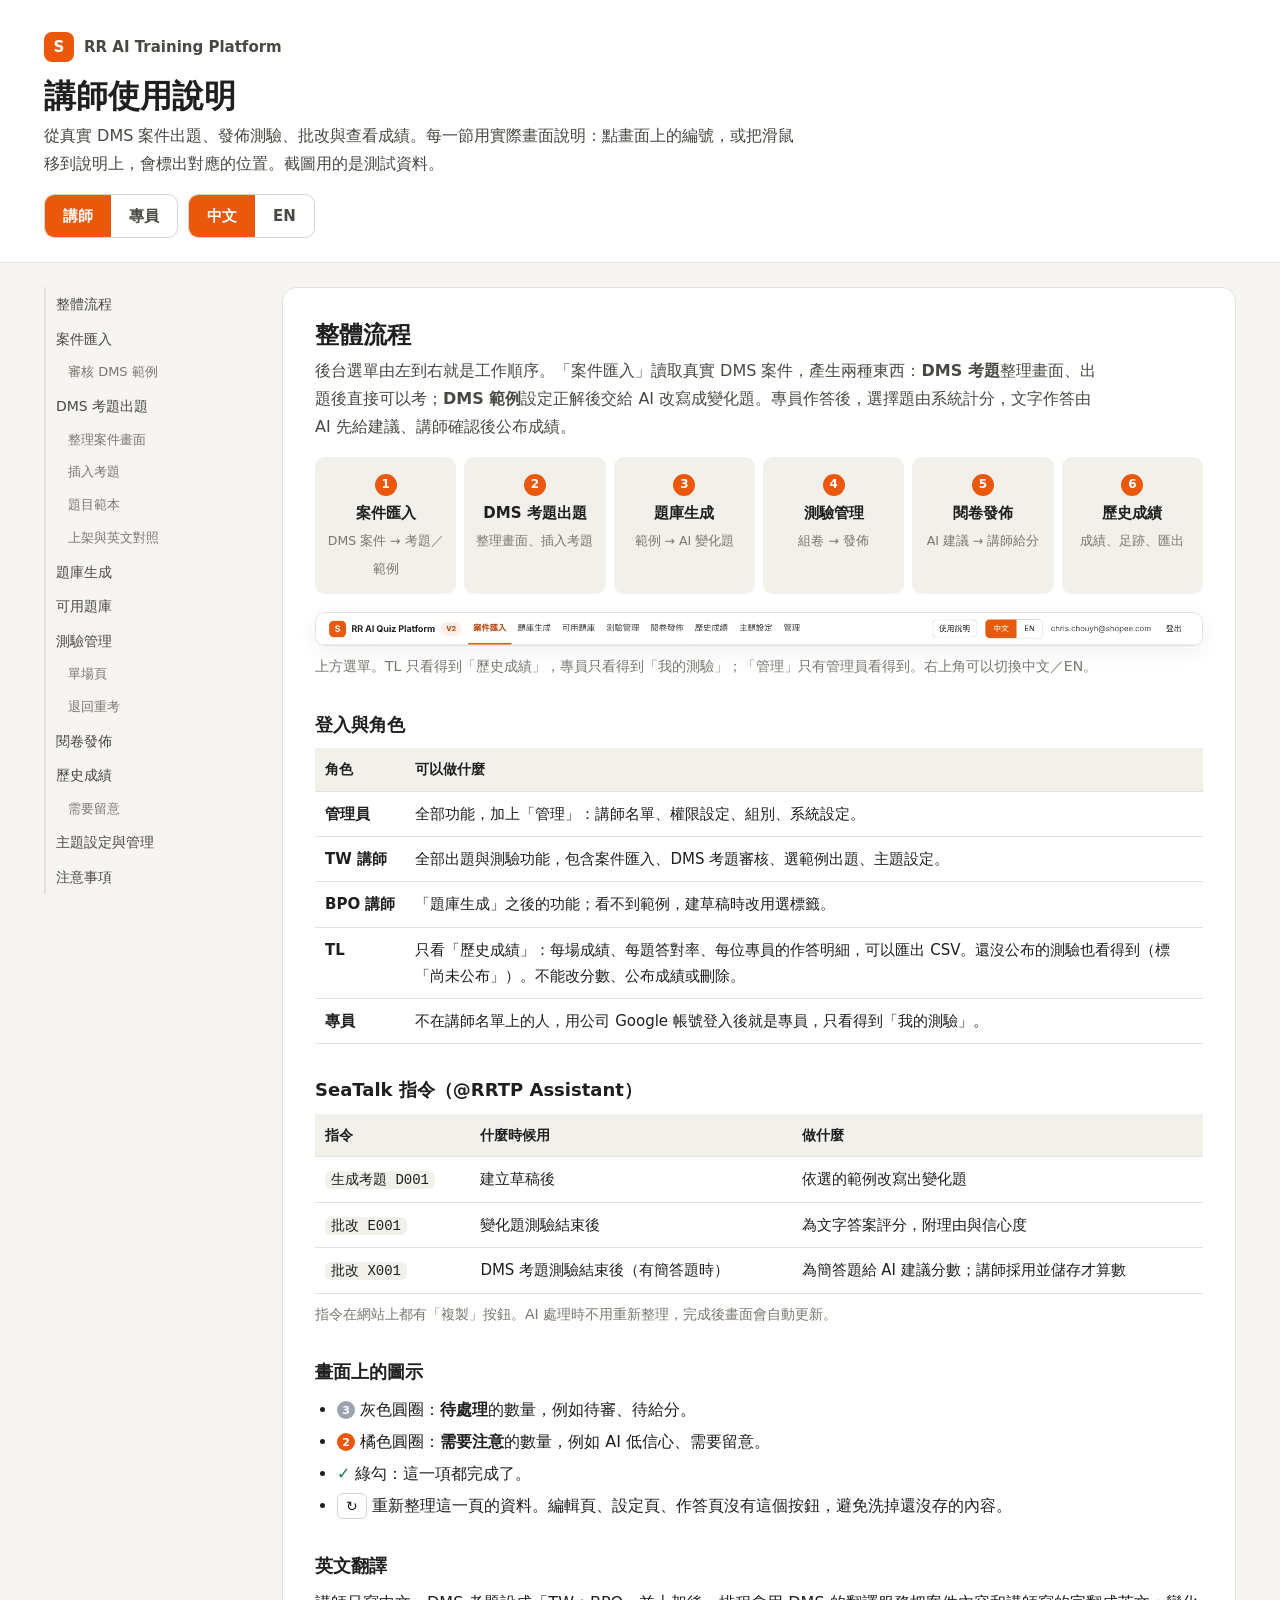
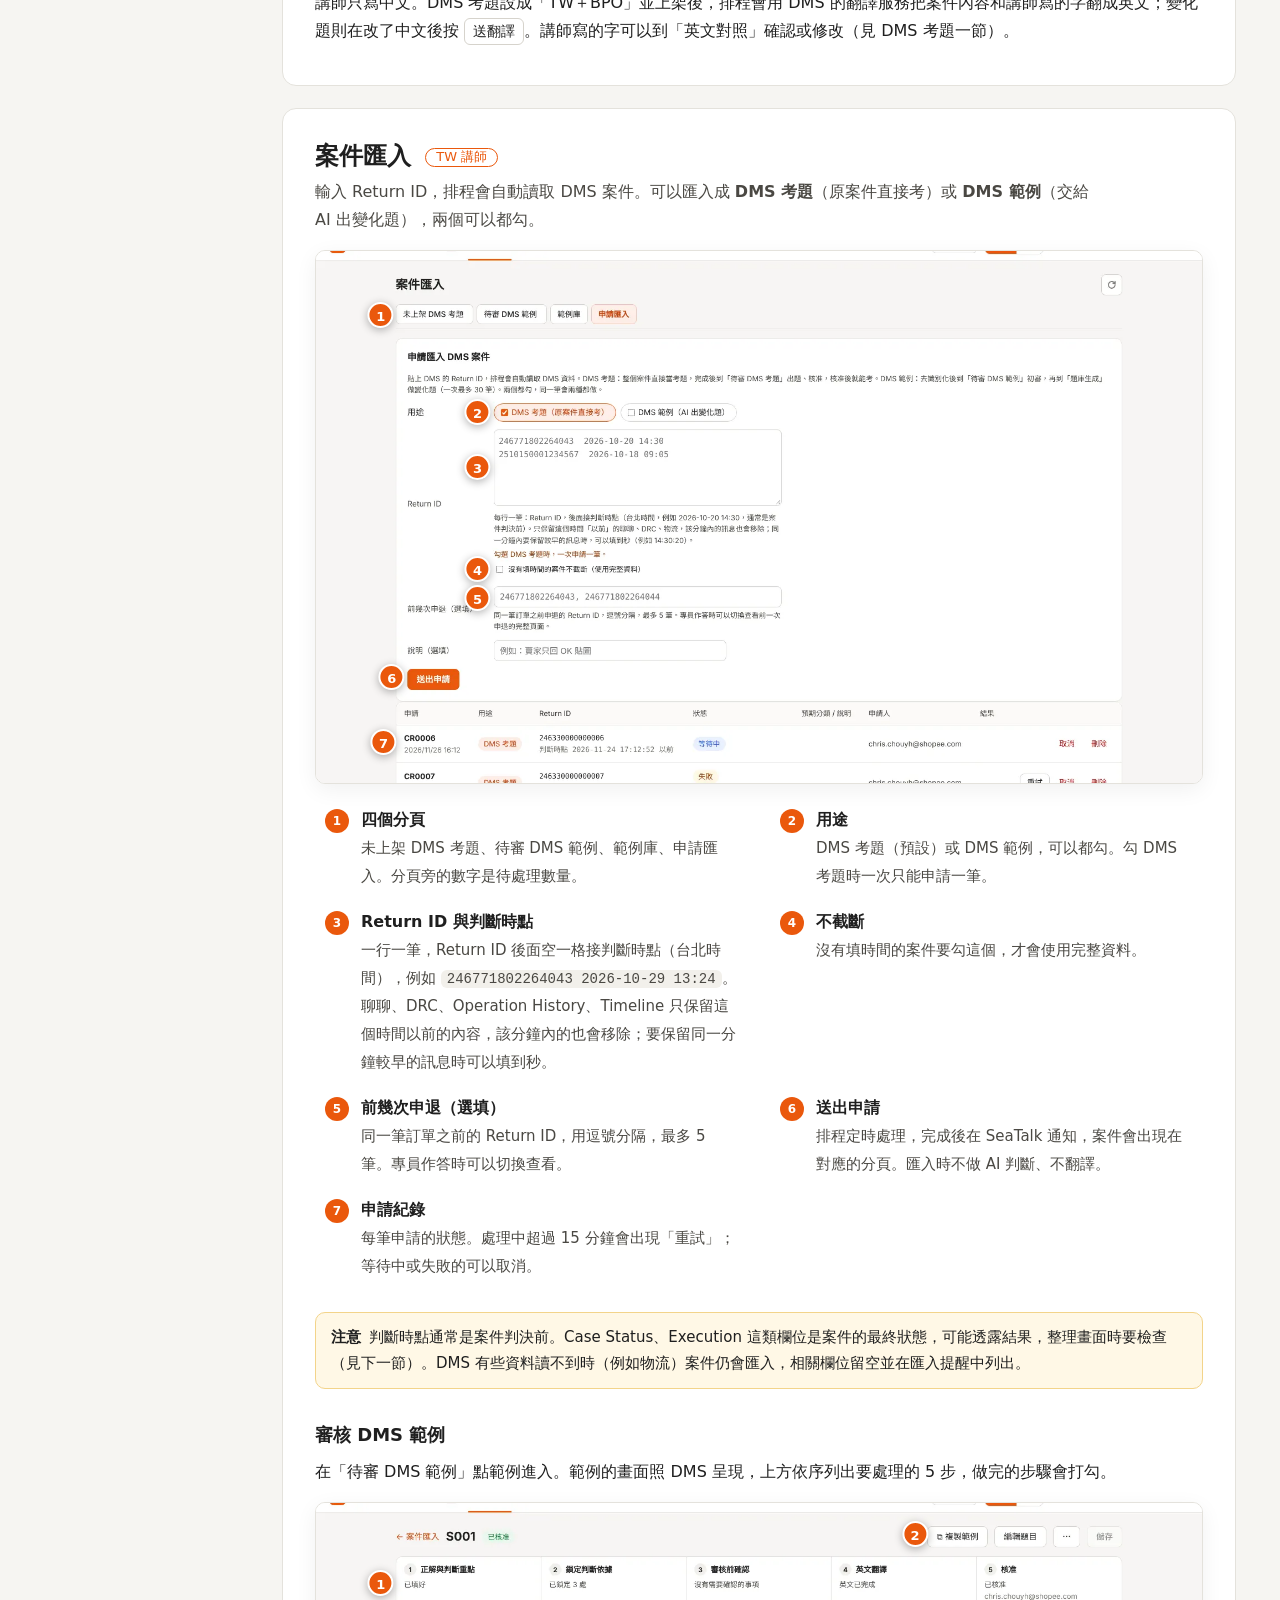
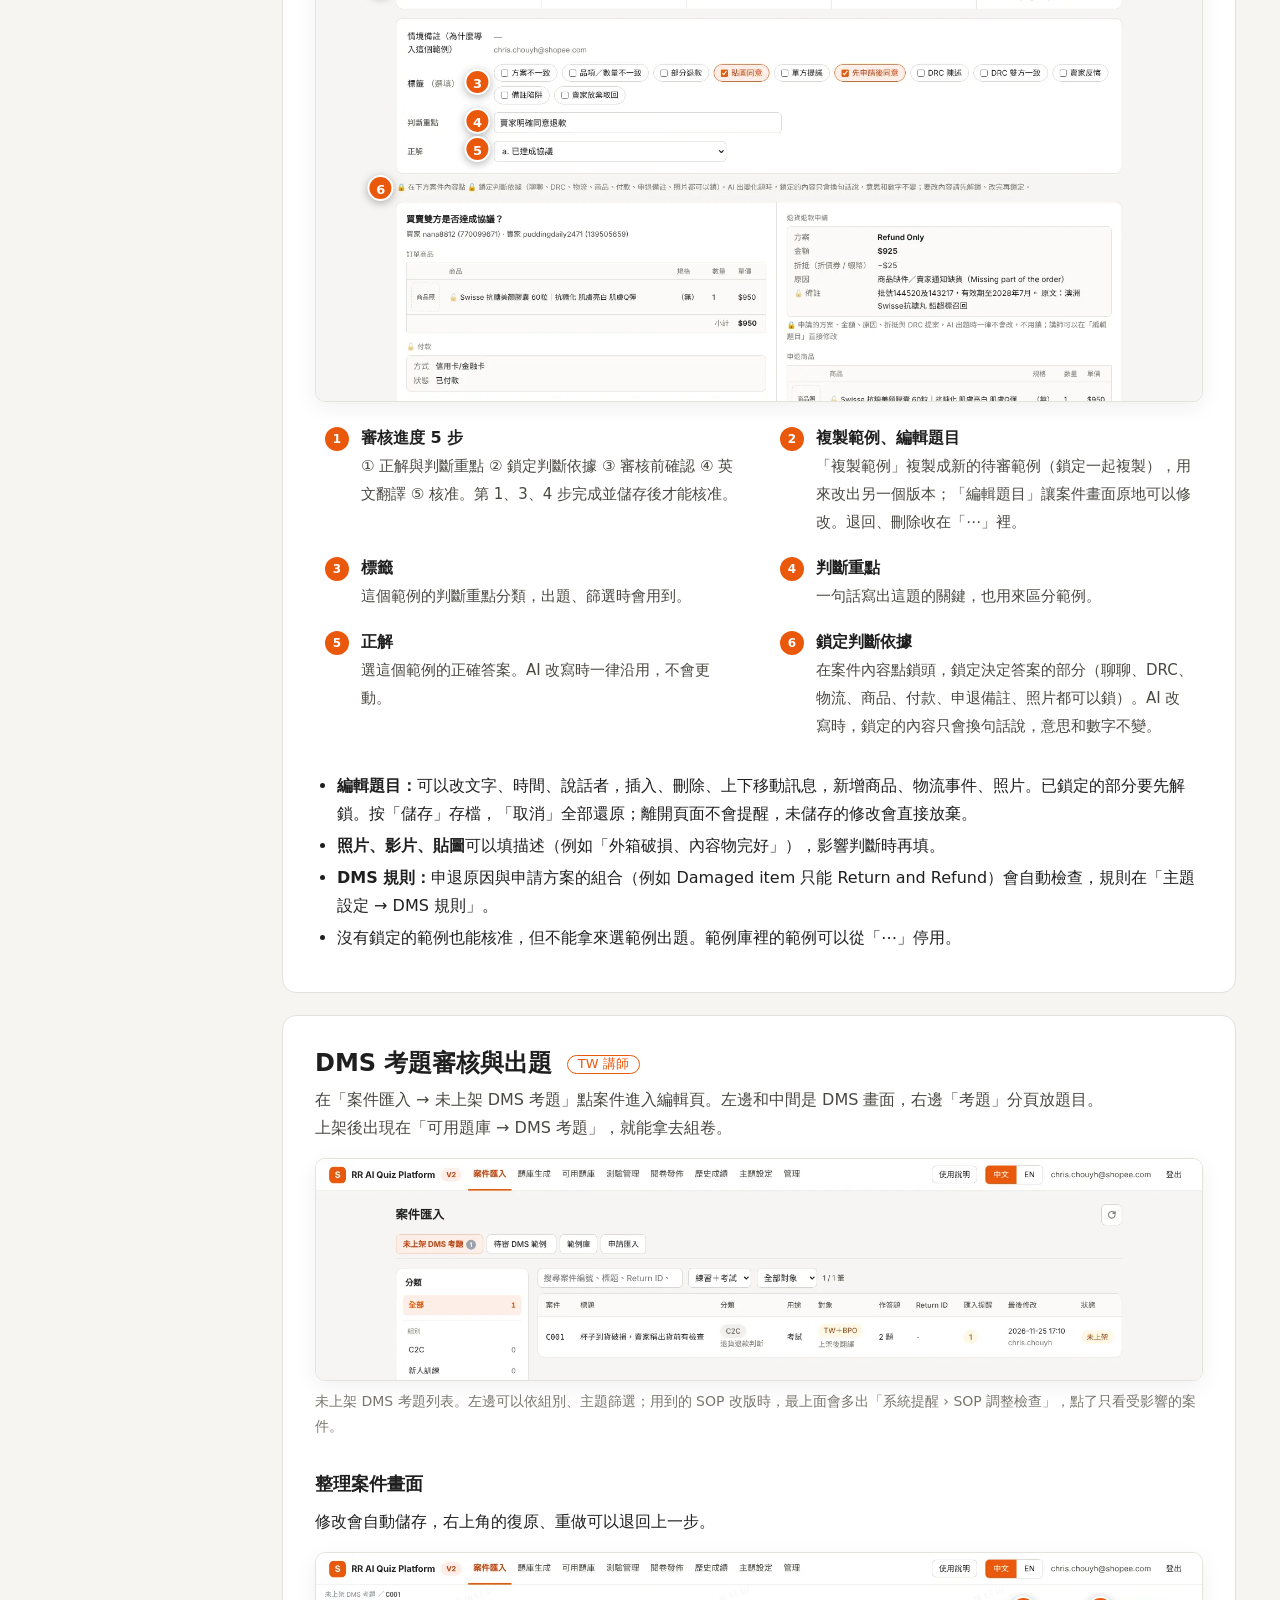
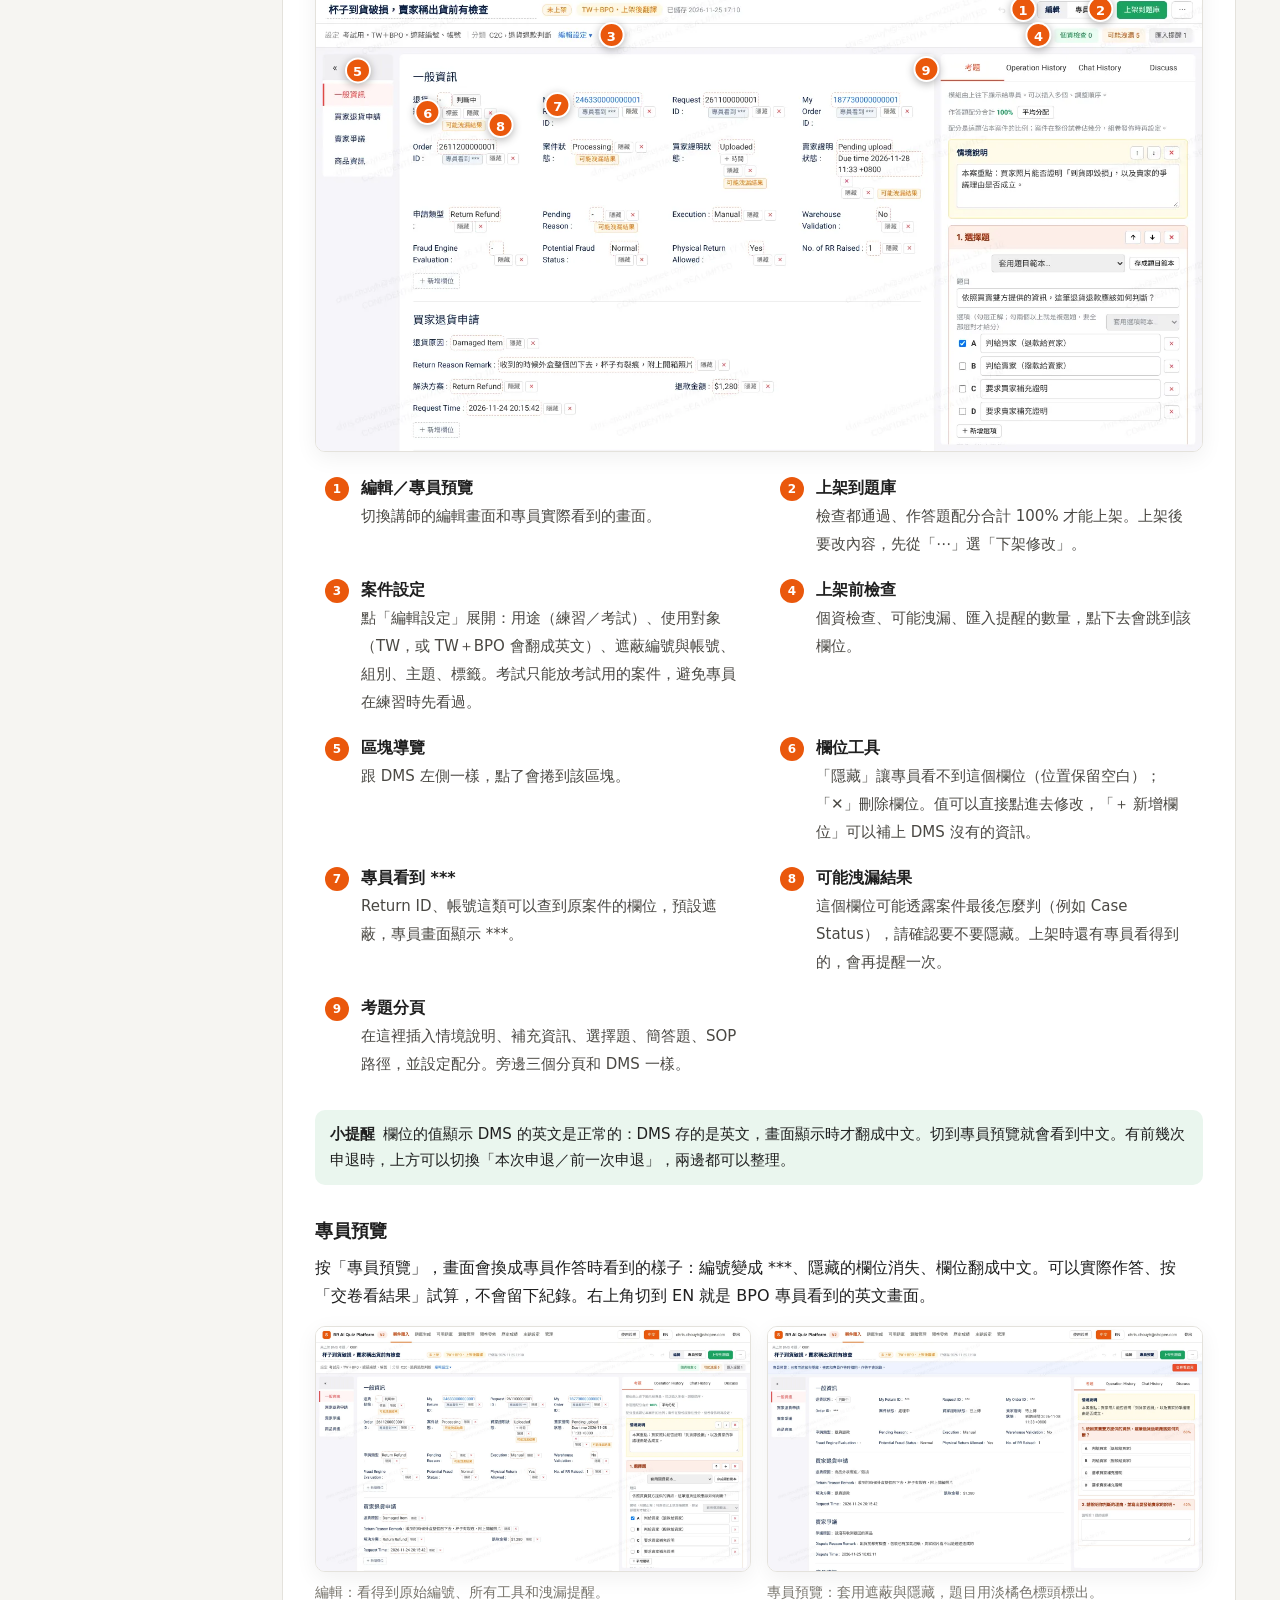
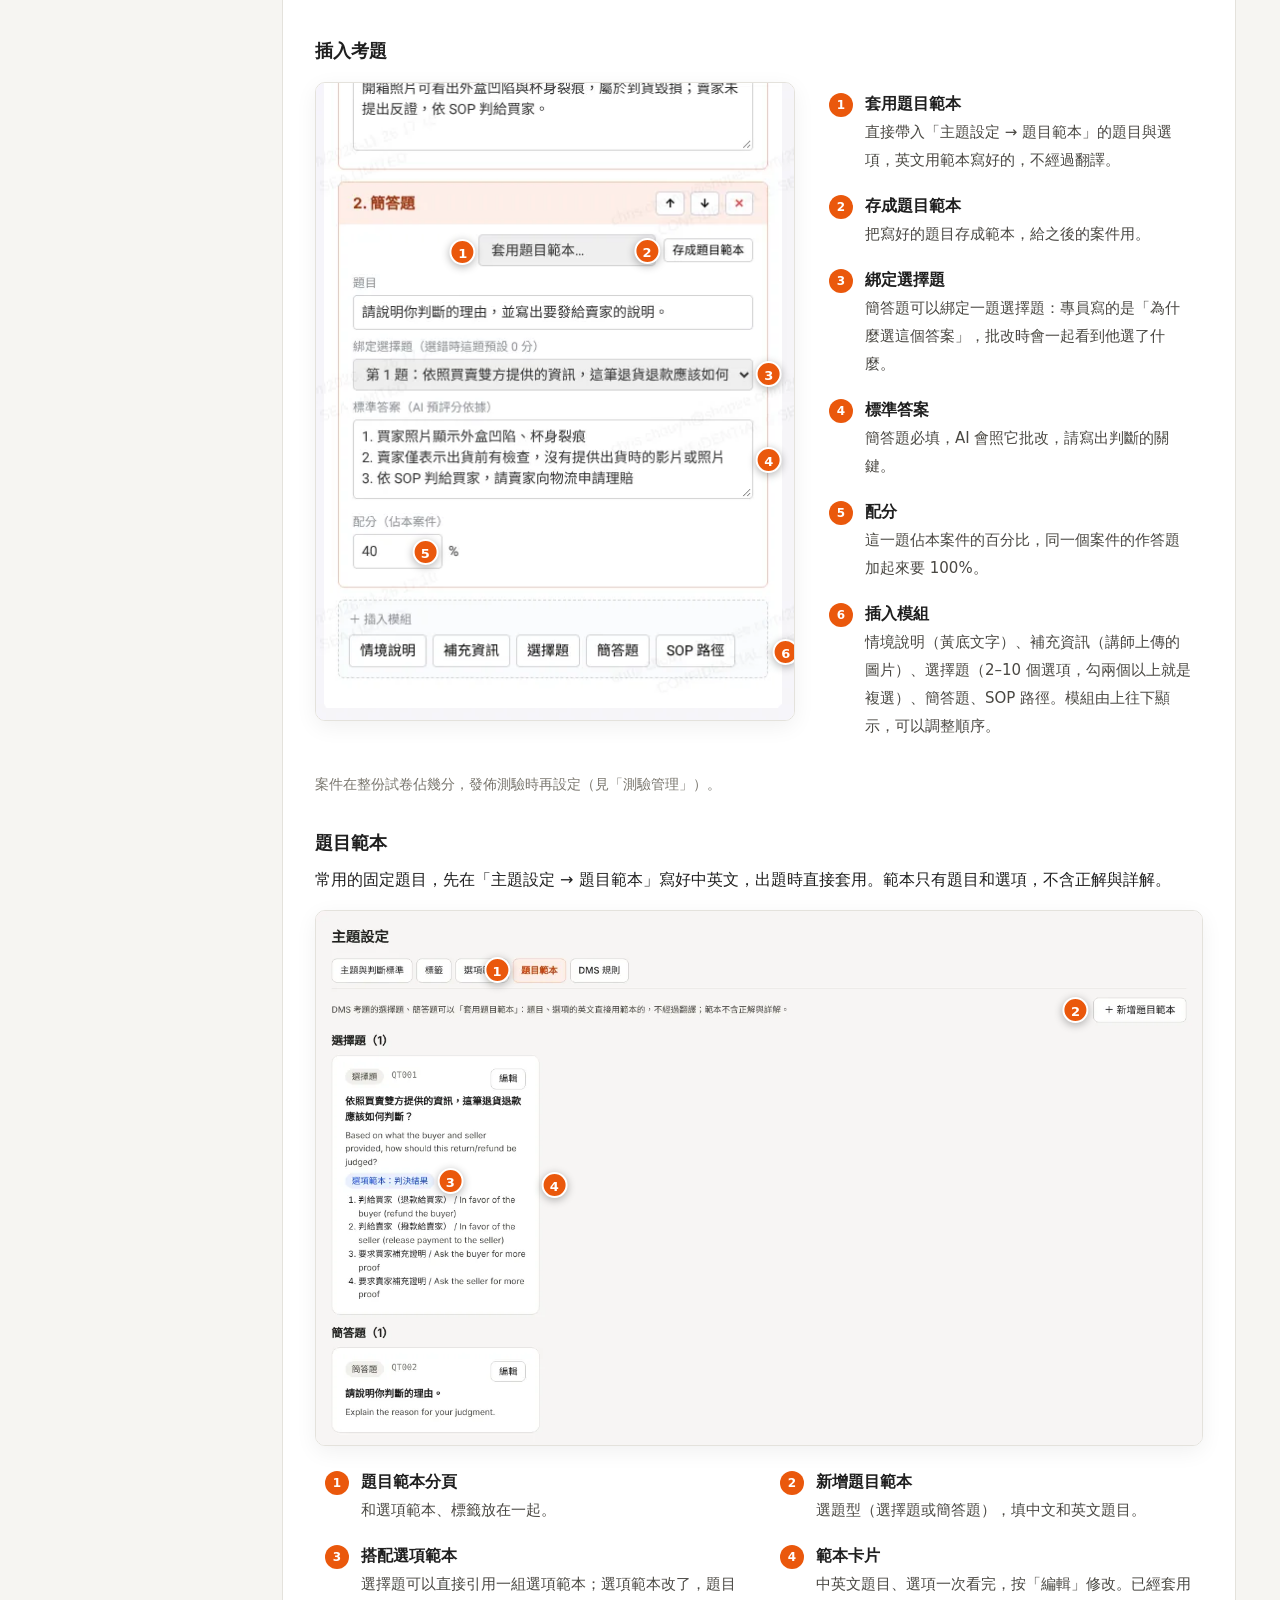
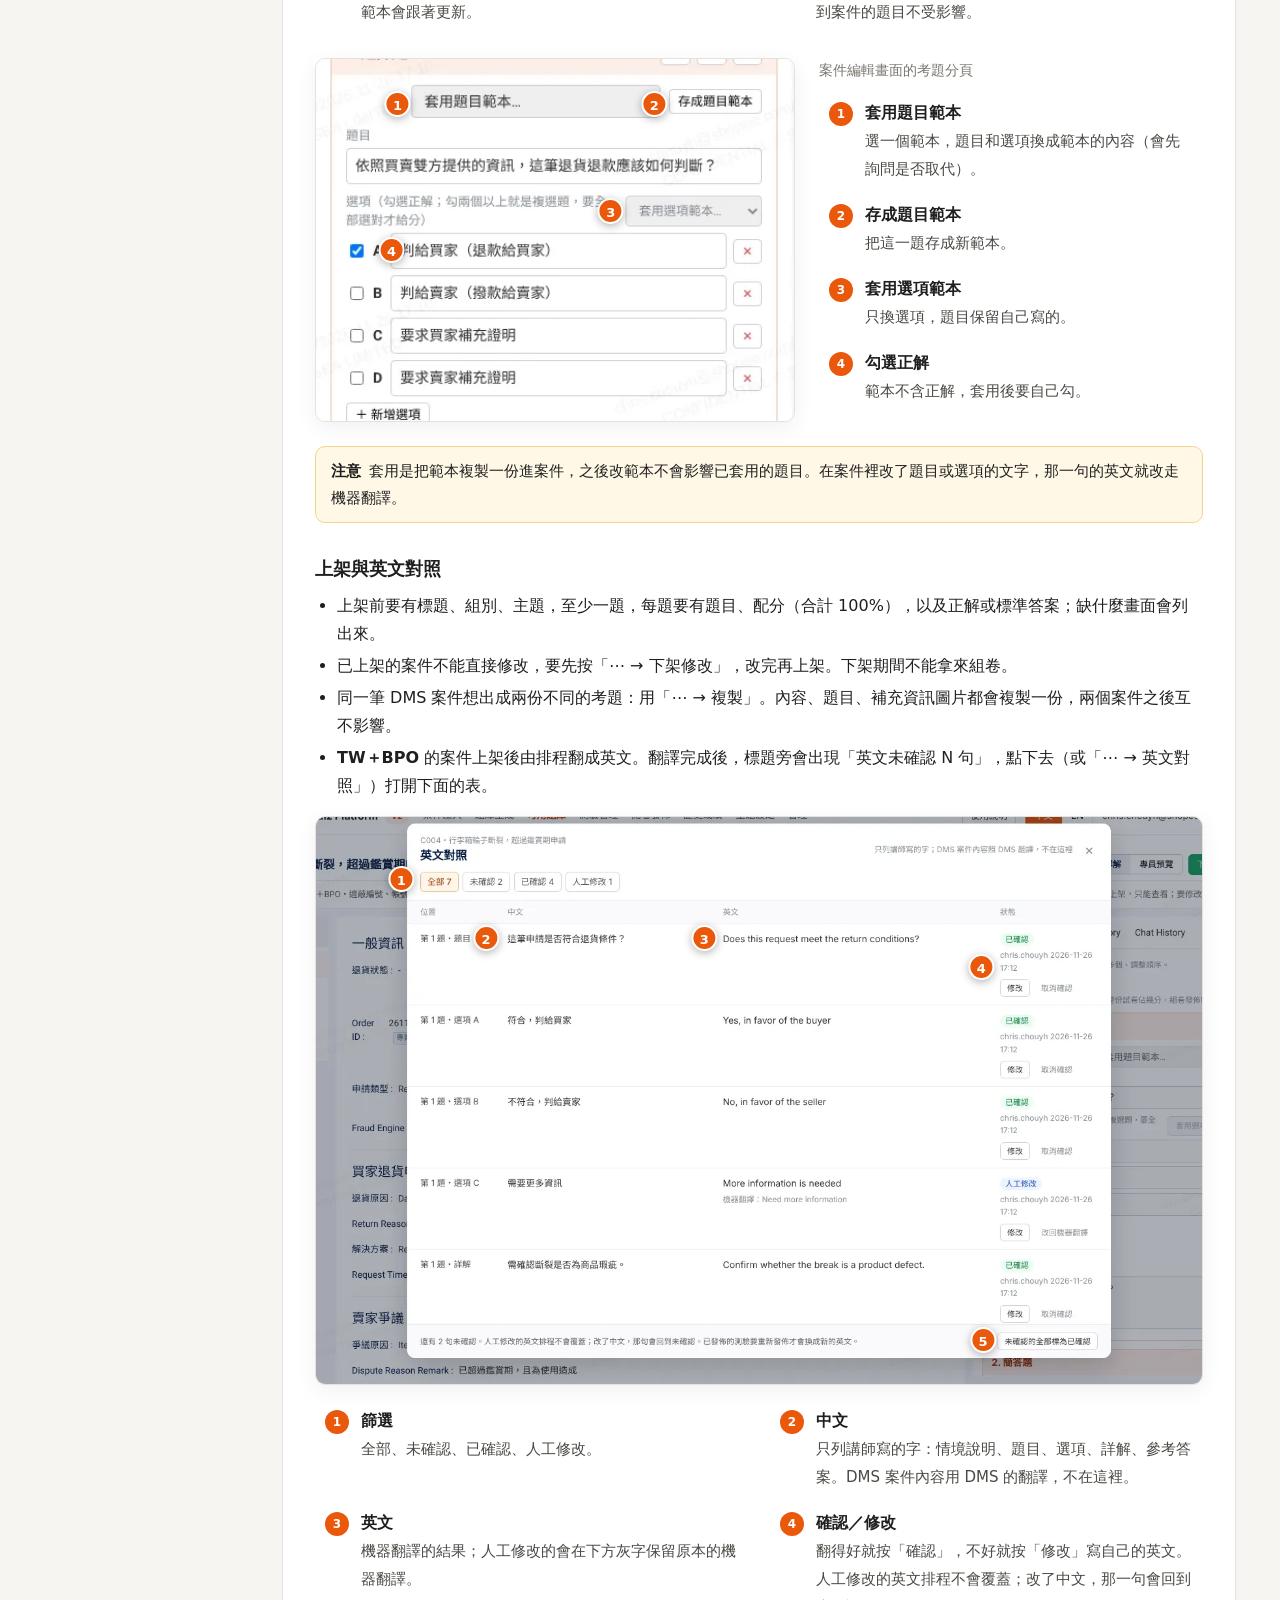
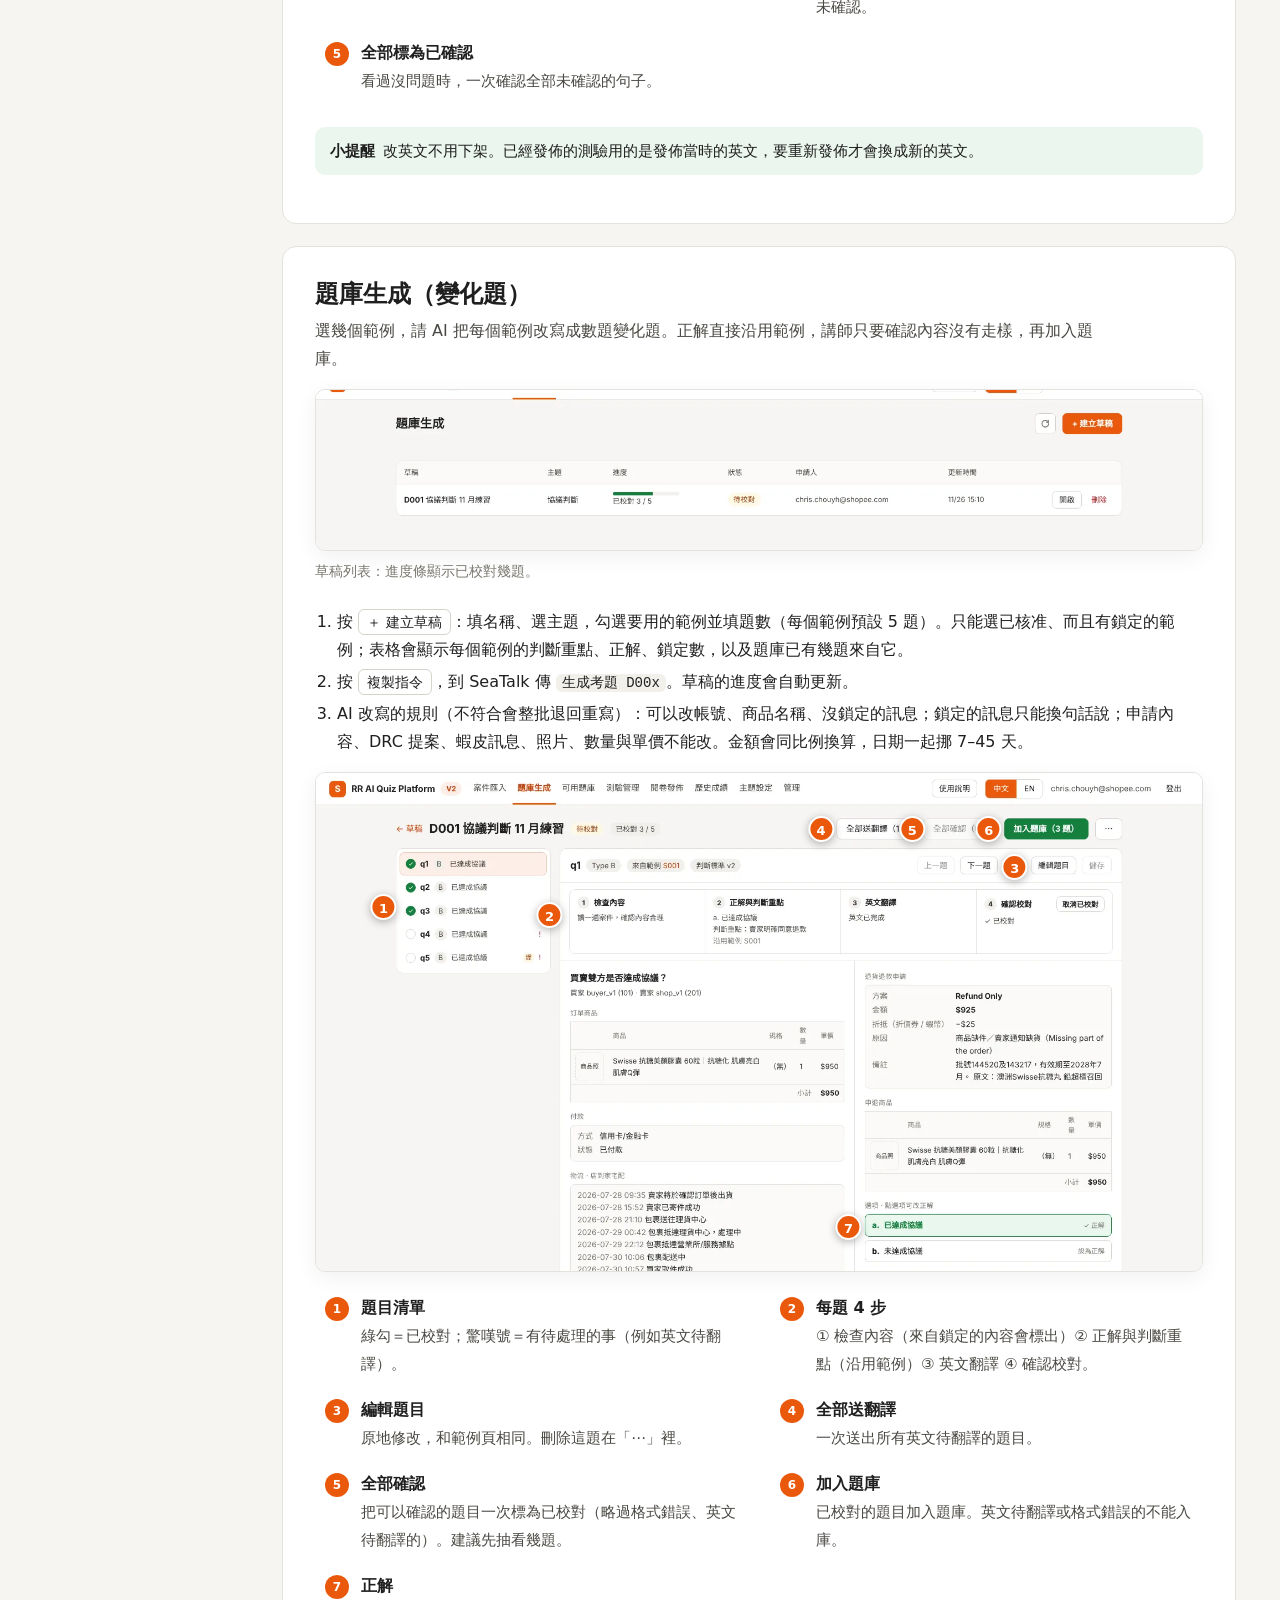
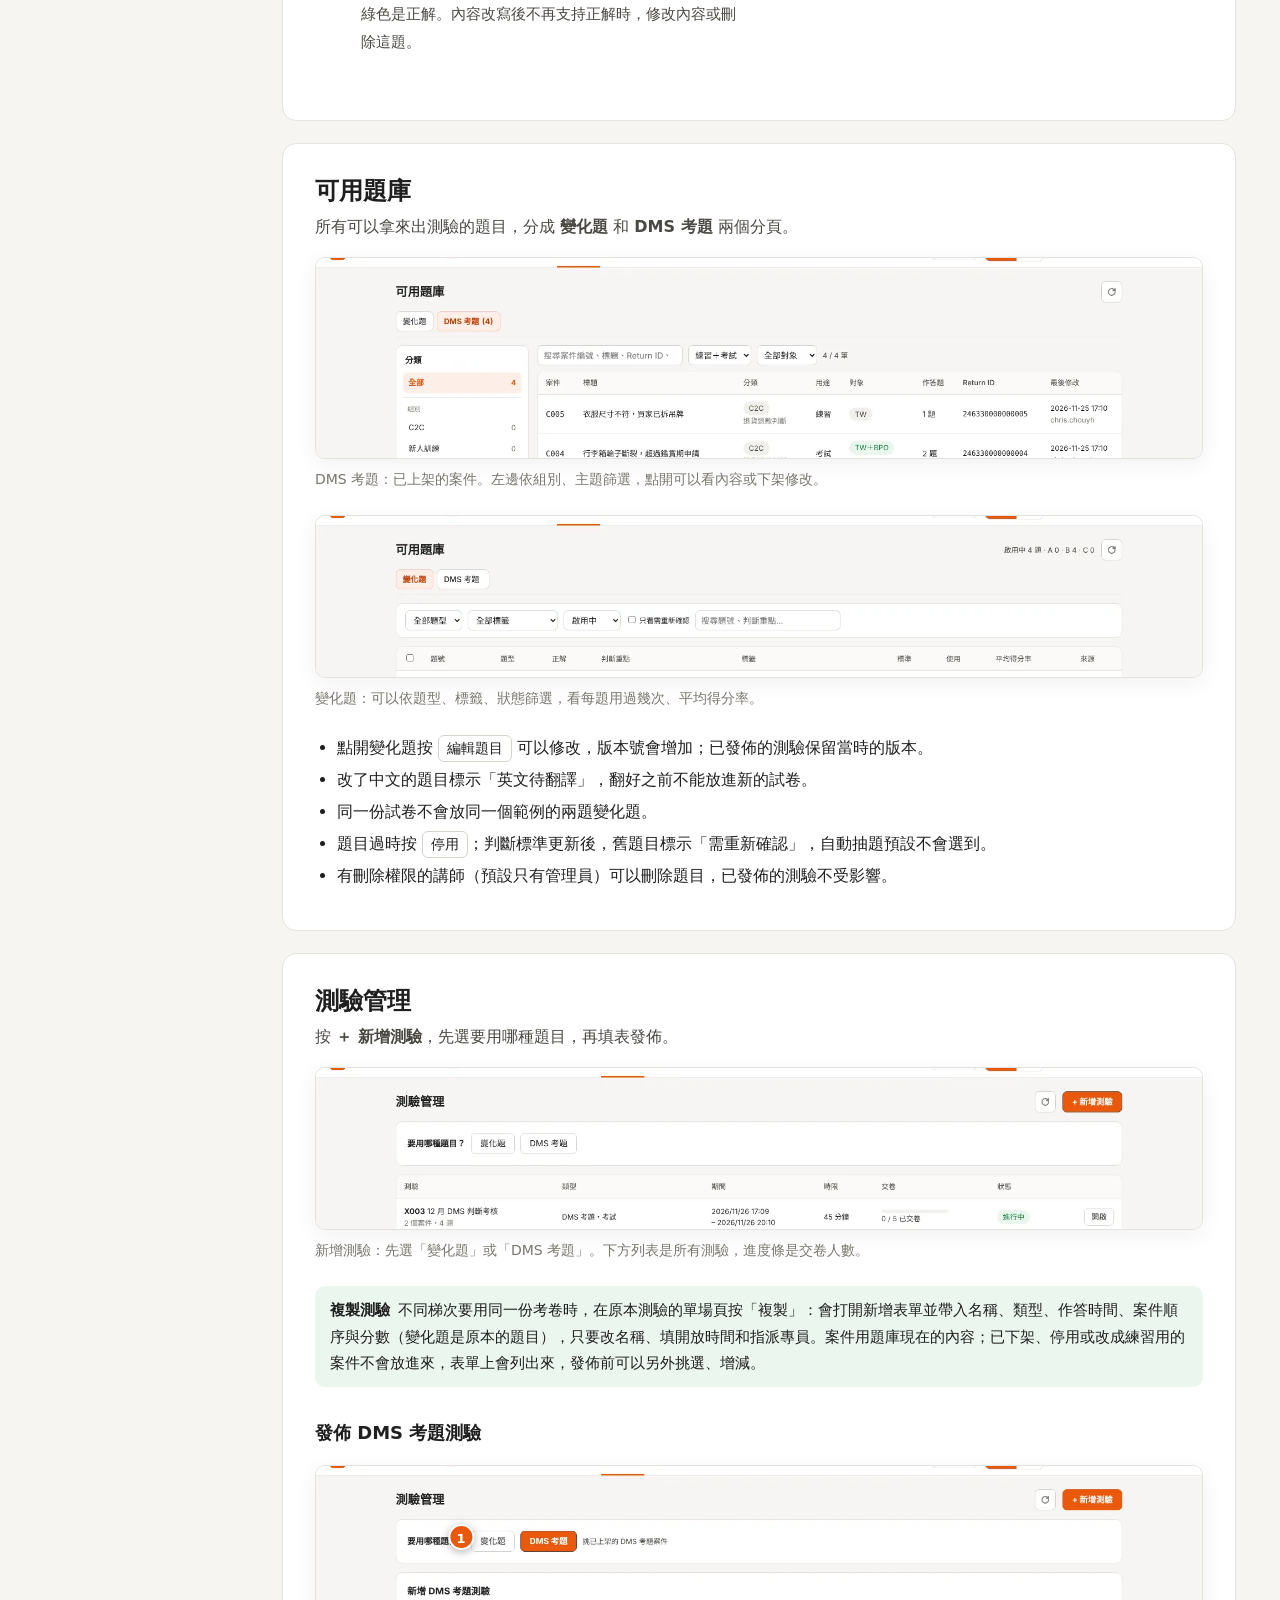
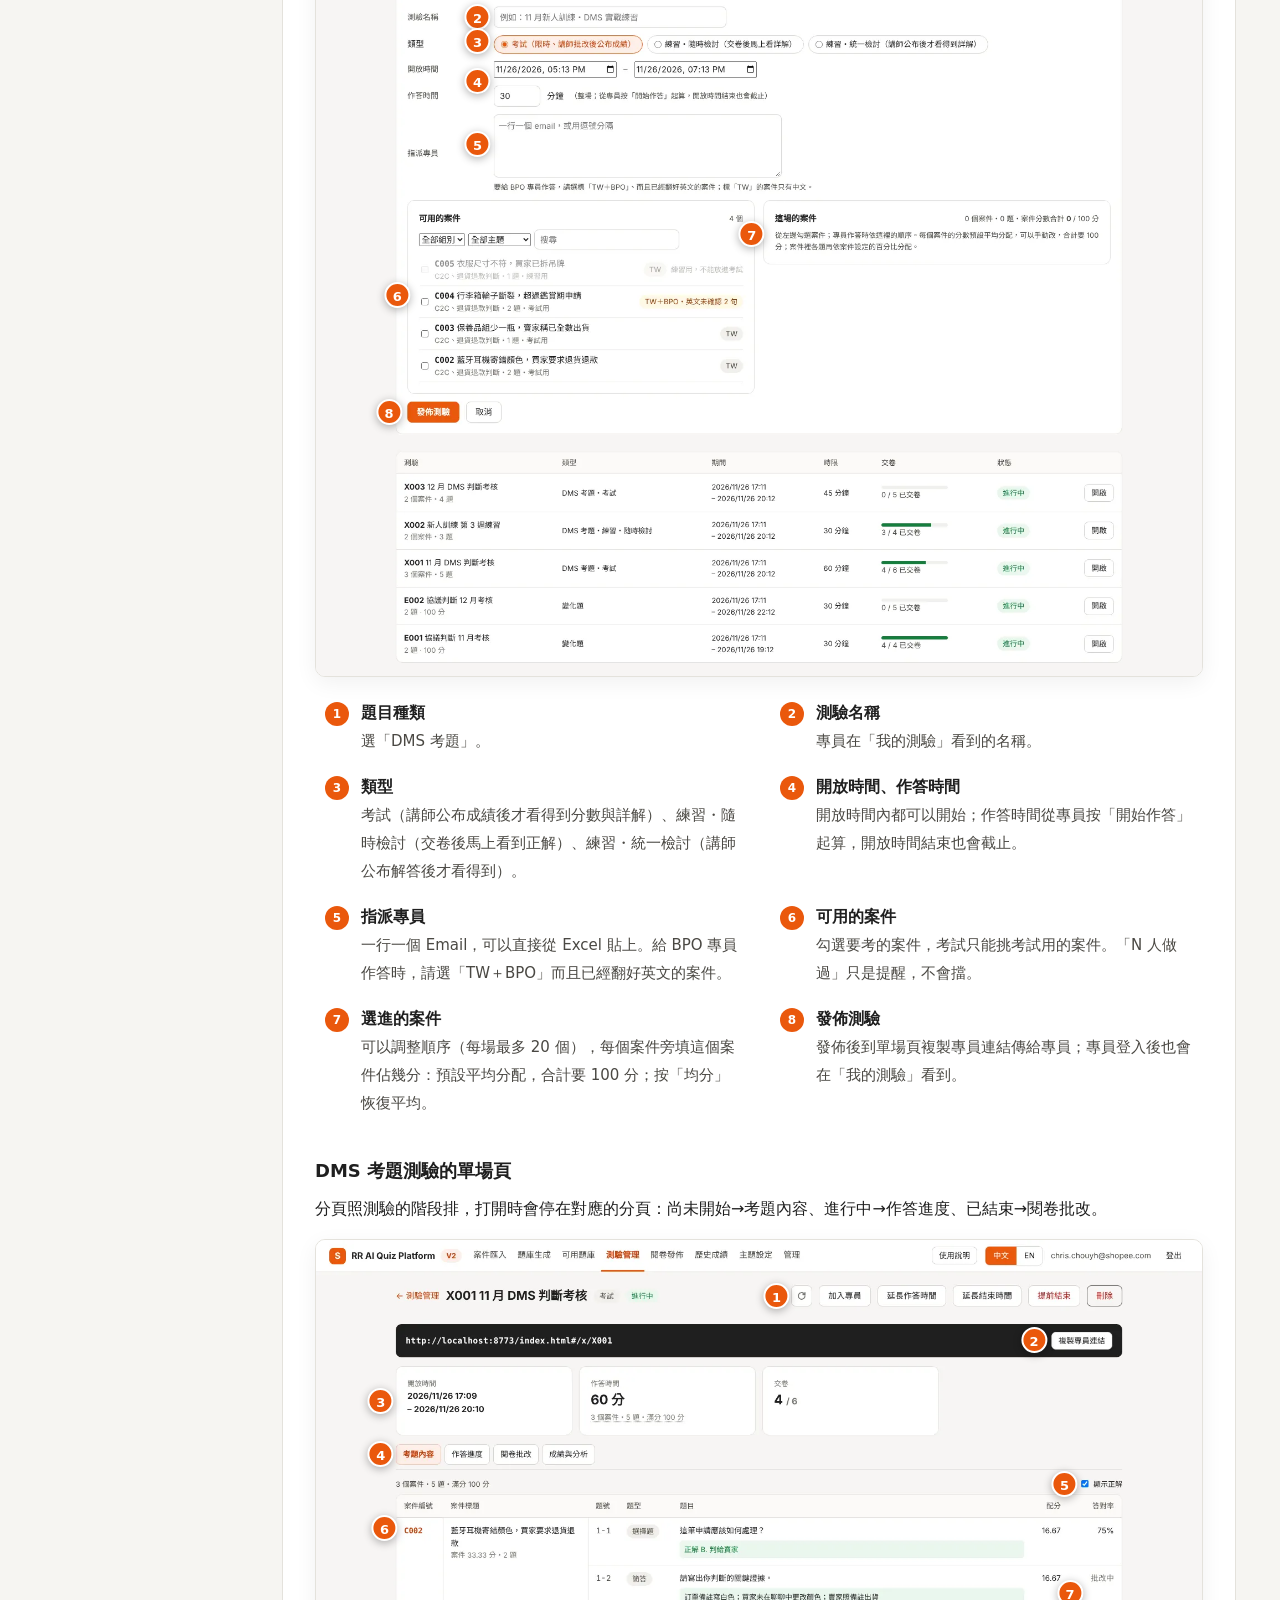
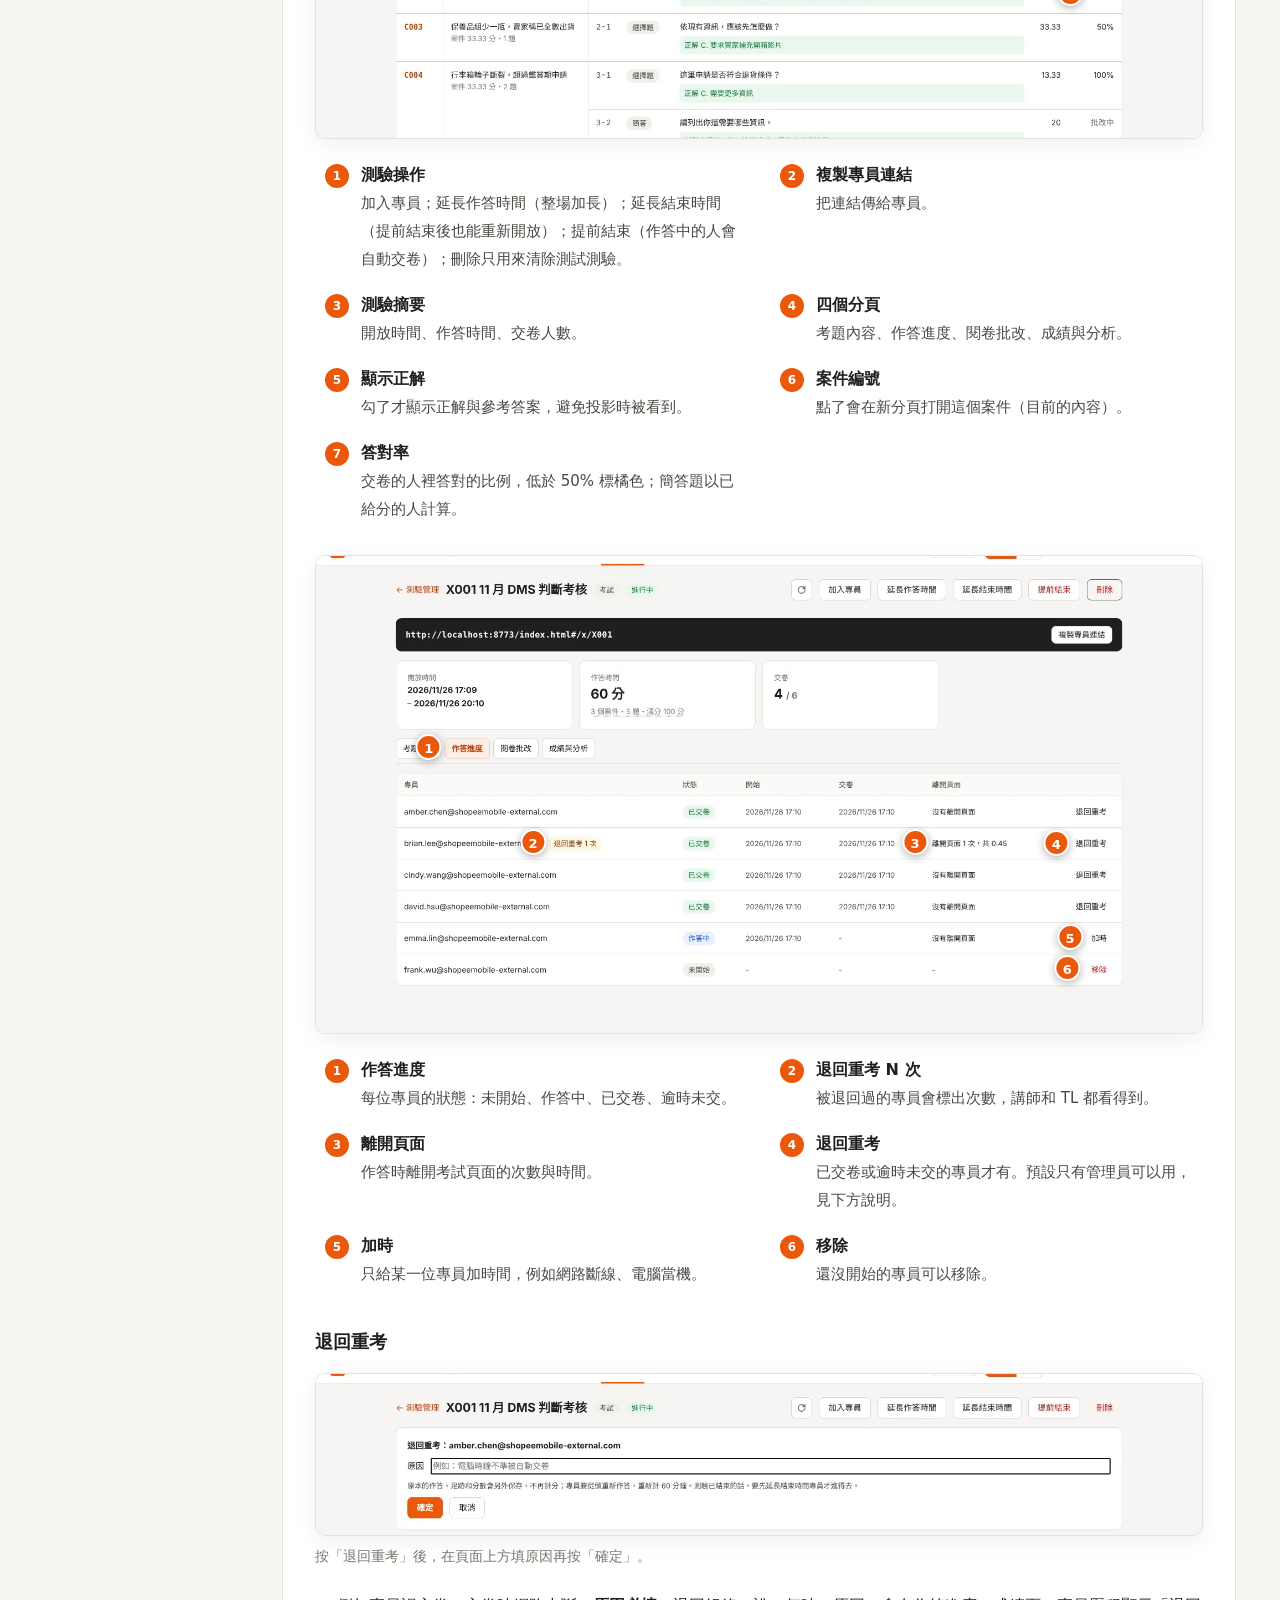
<file: guide.html>
<!DOCTYPE html>
<html lang="zh-Hant">
<head>
<meta charset="utf-8">
<meta name="viewport" content="width=device-width, initial-scale=1">
<title>RR AI Training Platform 講師使用說明</title>
<script>
  // 英文版沿用舊的文字說明（guide-en.html）；中文是圖文版
  (function () { var m = location.hash.match(/^#(trainer|agent)-en$/); if (m) location.replace('guide-en.html' + location.hash); })();
</script>
<style>
  /* 圖文版使用說明（2026-11-26）：實際畫面截圖＋編號標記，滑過說明會標出畫面上的位置。截圖在 guide/ 資料夾（測試資料，不是真實案件） */
  :root {
    --bg: #F6F5F2; --card: #fff; --ink: #1F1F1F; --muted: #4A4843; --soft: #7A776F;
    --line: #E4E2DC; --chip: #F2F0EB; --brand: #EA580C; --brand-dark: #C2410C; --brand-soft: #FDEEE8;
    --ok: #15803D; --ok-bg: #EAF6EE; --warn-bg: #FFF8E6; --warn-line: #F3D48A;
  }
  * { box-sizing: border-box; min-width: 0; }
  html { scroll-behavior: smooth; }
  body { margin: 0; background: var(--bg); color: var(--ink); font: 16px/1.75 'Noto Sans TC', system-ui, -apple-system, 'Segoe UI', sans-serif; overflow-x: clip; }
  header.top { background: var(--card); border-bottom: 1px solid var(--line); }
  .hero { max-width: 1240px; margin: 0 auto; padding: 32px 24px 24px; }
  .brand { display: flex; align-items: center; gap: 10px; font-weight: 700; color: var(--muted); font-size: 15px; }
  .logo { width: 30px; height: 30px; border-radius: 8px; background: var(--brand); color: #fff; display: grid; place-items: center; font-weight: 800; }
  h1 { font-size: 32px; line-height: 1.25; margin: 14px 0 6px; }
  .lead0 { color: var(--muted); font-size: 16px; max-width: 760px; margin: 0; }
  .switches { display: flex; flex-wrap: wrap; gap: 10px; margin-top: 16px; }
  .switch { display: inline-flex; border: 1px solid #D6D3CC; border-radius: 10px; overflow: hidden; background: #fff; }
  .switch button, .switch a { border: 0; background: transparent; padding: 8px 18px; font: inherit; font-size: 15px; font-weight: 700; color: var(--muted); cursor: pointer; text-decoration: none; }
  .switch [aria-pressed="true"] { background: var(--brand); color: #fff; }
  .wrap { display: grid; grid-template-columns: 210px minmax(0, 1fr); gap: 28px; max-width: 1240px; margin: 0 auto; padding: 24px 24px 80px; }
  nav.toc { position: sticky; top: 16px; align-self: start; font-size: 14px; max-height: calc(100vh - 32px); overflow-y: auto; }
  nav.toc a { display: block; color: var(--muted); text-decoration: none; padding: 5px 10px; border-left: 2px solid var(--line); }
  nav.toc a.sub { padding-left: 22px; color: var(--soft); font-size: 13px; }
  nav.toc a:hover, nav.toc a.on { color: var(--brand); border-color: var(--brand); }
  main { display: flex; flex-direction: column; gap: 22px; }
  [data-view][hidden] { display: none !important; }
  section { background: var(--card); border: 1px solid var(--line); border-radius: 14px; padding: clamp(18px, 3vw, 32px); scroll-margin-top: 16px; }
  section h2 { font-size: 24px; line-height: 1.3; margin: 0 0 6px; }
  section h3 { font-size: 18px; margin: 30px 0 8px; scroll-margin-top: 16px; }
  .who { display: inline-block; font-size: 13px; font-weight: 500; color: var(--brand); border: 1px solid var(--brand); border-radius: 99px; padding: 0 10px; margin-left: 6px; vertical-align: 3px; }
  .lead { color: var(--muted); margin: 0 0 16px; max-width: 78ch; }
  p { margin: 8px 0; }
  ul, ol { margin: 8px 0; padding-left: 22px; }
  li { margin: 4px 0; }
  .foot { color: var(--soft); font-size: 14px; }
  code { font-family: ui-monospace, Menlo, Consolas, monospace; background: var(--chip); border-radius: 6px; padding: 1px 6px; font-size: 14px; }
  .btnlike { display: inline-block; border: 1px solid #D6D3CC; border-radius: 6px; padding: 0 8px; font-size: 14px; background: #fff; white-space: nowrap; }
  .cnt { display: inline-flex; align-items: center; justify-content: center; min-width: 18px; height: 18px; padding: 0 5px; border-radius: 9px; font-size: 11px; font-weight: 700; color: #fff; vertical-align: 1px; }
  .cnt.g { background: #9CA3AF; } .cnt.o { background: #EA580C; } .okc { color: var(--ok); font-weight: 700; }
  table.tb { width: 100%; border-collapse: collapse; margin: 8px 0; font-size: 15px; }
  table.tb th, table.tb td { text-align: left; padding: 9px 10px; border-bottom: 1px solid var(--line); vertical-align: top; }
  table.tb th { background: var(--chip); font-size: 14px; }
  table.tb td:first-child { white-space: nowrap; }
  .tip, .note { border-radius: 10px; padding: 11px 15px; margin: 16px 0; font-size: 15px; }
  .tip { background: var(--ok-bg); }
  .note { background: var(--warn-bg); border: 1px solid var(--warn-line); }
  .tip b, .note b:first-child { margin-right: 8px; }
  .flow { display: grid; grid-template-columns: repeat(6, minmax(0, 1fr)); gap: 8px; margin: 14px 0 18px; }
  .flow a { display: block; text-decoration: none; color: var(--ink); background: var(--chip); border-radius: 10px; padding: 12px 10px; text-align: center; }
  .flow a:hover { background: var(--brand-soft); }
  .flow b { display: block; font-size: 15px; }
  .flow span { font-size: 12.5px; color: var(--soft); }
  .flow .n { display: inline-grid; place-items: center; width: 22px; height: 22px; border-radius: 50%; background: var(--brand); color: #fff; font-size: 12px; font-weight: 700; margin-bottom: 4px; }
  /* 截圖與編號 */
  figure.fig { margin: 16px 0 24px; }
  figure.fig > figcaption, figure.fig div > figcaption { font-size: 14px; color: var(--soft); margin-top: 8px; }
  .shot { position: relative; border: 1px solid var(--line); border-radius: 10px; overflow: hidden; background: #fff; box-shadow: 0 6px 22px rgba(0, 0, 0, .06); }
  .shot img { display: block; width: 100%; height: auto; }
  .shot.narrow { max-width: 480px; }
  .pin { position: absolute; width: 26px; height: 26px; border-radius: 50%; background: var(--brand); color: #fff; font: 700 13px/26px system-ui, sans-serif; text-align: center; border: 2px solid #fff; box-shadow: 0 2px 8px rgba(0, 0, 0, .3); cursor: pointer; padding: 0; z-index: 2; }
  .pin.on, .pin:hover { background: var(--brand-dark); }
  .box { position: absolute; border: 2px solid var(--brand); border-radius: 6px; opacity: 0; pointer-events: none; transition: opacity .15s; box-shadow: 0 0 0 9999px rgba(0, 0, 0, .28); z-index: 1; }
  .box.on { opacity: 1; }
  ol.keys { list-style: none; margin: 14px 0 0; padding: 0; display: grid; grid-template-columns: repeat(2, minmax(0, 1fr)); gap: 2px 22px; }
  ol.keys.one { grid-template-columns: 1fr; margin-top: 0; }
  ol.keys li { display: grid; grid-template-columns: 26px minmax(0, 1fr); gap: 10px; padding: 8px 10px; border-radius: 8px; margin: 0; }
  ol.keys li.on { background: var(--brand-soft); }
  ol.keys .n { width: 24px; height: 24px; border-radius: 50%; background: var(--brand); color: #fff; font: 700 12px/24px system-ui, sans-serif; text-align: center; margin-top: 3px; }
  ol.keys b { display: block; }
  ol.keys span.d { color: var(--muted); font-size: 15px; }
  figure.side { display: grid; grid-template-columns: minmax(0, 480px) minmax(0, 1fr); gap: 24px; align-items: start; }
  figure.side > div > figcaption { margin: 0 0 8px; }
  .pair { display: grid; grid-template-columns: repeat(2, minmax(0, 1fr)); gap: 16px; margin: 16px 0 24px; }
  .pair figure.fig { margin: 0; }
  @media (max-width: 960px) {
    .wrap { grid-template-columns: 1fr; }
    nav.toc { position: static; display: flex; flex-wrap: wrap; gap: 4px; max-height: none; }
    nav.toc a { border: 1px solid var(--line); border-radius: 99px; padding: 3px 12px; }
    nav.toc a.sub { display: none; }
    .flow { grid-template-columns: repeat(3, minmax(0, 1fr)); }
  }
  @media (max-width: 700px) {
    h1 { font-size: 26px; }
    ol.keys, .pair, figure.side { grid-template-columns: 1fr; }
    .flow { grid-template-columns: repeat(2, minmax(0, 1fr)); }
    .pin { width: 20px; height: 20px; font-size: 11px; line-height: 20px; }
  }
  @media print { nav.toc, .switches { display: none; } body { background: #fff; } section { break-inside: avoid-page; } .wrap { grid-template-columns: 1fr; } }
  @media (prefers-reduced-motion: reduce) { html { scroll-behavior: auto; } .box { transition: none; } }
</style>
</head>
<body>
<header class="top">
  <div class="hero">
    <div class="brand"><span class="logo">S</span>RR AI Training Platform</div>
    <div data-view="trainer"><h1>講師使用說明</h1><p class="lead0">從真實 DMS 案件出題、發佈測驗、批改與查看成績。每一節用實際畫面說明：點畫面上的編號，或把滑鼠移到說明上，會標出對應的位置。截圖用的是測試資料。</p></div>
    <div data-view="agent" hidden><h1>專員作答說明</h1><p class="lead0">如何登入、作答與查看成績。講師會提供測驗連結給你。</p></div>
    <div class="switches">
      <div class="switch" role="group" aria-label="說明對象">
        <button type="button" data-to-view="trainer" aria-pressed="true">講師</button>
        <button type="button" data-to-view="agent" aria-pressed="false">專員</button>
      </div>
      <div class="switch" role="group" aria-label="語言 / Language">
        <button type="button" aria-pressed="true">中文</button>
        <a href="guide-en.html#trainer-en" id="toEn" aria-pressed="false">EN</a>
      </div>
    </div>
  </div>
</header>
<div class="wrap" data-view="trainer">
  <nav class="toc"><a href="#t-overview" class="">整體流程</a><a href="#t1" class="">案件匯入</a><a href="#t1-sample" class="sub">審核 DMS 範例</a><a href="#t1b" class="">DMS 考題出題</a><a href="#t1b-edit" class="sub">整理案件畫面</a><a href="#t1b-modules" class="sub">插入考題</a><a href="#t1b-tpl" class="sub">題目範本</a><a href="#t1b-tx" class="sub">上架與英文對照</a><a href="#t2" class="">題庫生成</a><a href="#t3" class="">可用題庫</a><a href="#t4" class="">測驗管理</a><a href="#t4-page" class="sub">單場頁</a><a href="#t4-retake" class="sub">退回重考</a><a href="#t5" class="">閱卷發佈</a><a href="#t6" class="">歷史成績</a><a href="#t6-flags" class="sub">需要留意</a><a href="#t7" class="">主題設定與管理</a><a href="#t-faq" class="">注意事項</a></nav>
  <main><section id="t-overview"><h2>整體流程</h2><p class=lead>後台選單由左到右就是工作順序。「案件匯入」讀取真實 DMS 案件，產生兩種東西：<b>DMS 考題</b>整理畫面、出題後直接可以考；<b>DMS 範例</b>設定正解後交給 AI 改寫成變化題。專員作答後，選擇題由系統計分，文字作答由 AI 先給建議、講師確認後公布成績。</p>
<div class="flow">
  <a href="#t1"><span class="n">1</span><b>案件匯入</b><span>DMS 案件 → 考題／範例</span></a>
  <a href="#t1b"><span class="n">2</span><b>DMS 考題出題</b><span>整理畫面、插入考題</span></a>
  <a href="#t2"><span class="n">3</span><b>題庫生成</b><span>範例 → AI 變化題</span></a>
  <a href="#t4"><span class="n">4</span><b>測驗管理</b><span>組卷 → 發佈</span></a>
  <a href="#t5"><span class="n">5</span><b>閱卷發佈</b><span>AI 建議 → 講師給分</span></a>
  <a href="#t6"><span class="n">6</span><b>歷史成績</b><span>成績、足跡、匯出</span></a>
</div>
<figure class="fig"><div class="shot"><img src="guide/nav.webp" width="1600" height="58" alt="上方選單。TL 只看得到「歷史成績」，專員只看得到「我的測驗」；「管理」只有管理員看得到。右上角可以切換中文／EN。" loading="lazy"></div><figcaption>上方選單。TL 只看得到「歷史成績」，專員只看得到「我的測驗」；「管理」只有管理員看得到。右上角可以切換中文／EN。</figcaption></figure>
<h3>登入與角色</h3>
<table class="tb">
  <tr><th>角色</th><th>可以做什麼</th></tr>
  <tr><td><b>管理員</b></td><td>全部功能，加上「管理」：講師名單、權限設定、組別、系統設定。</td></tr>
  <tr><td><b>TW 講師</b></td><td>全部出題與測驗功能，包含案件匯入、DMS 考題審核、選範例出題、主題設定。</td></tr>
  <tr><td><b>BPO 講師</b></td><td>「題庫生成」之後的功能；看不到範例，建草稿時改用選標籤。</td></tr>
  <tr><td><b>TL</b></td><td>只看「歷史成績」：每場成績、每題答對率、每位專員的作答明細，可以匯出 CSV。還沒公布的測驗也看得到（標「尚未公布」）。不能改分數、公布成績或刪除。</td></tr>
  <tr><td><b>專員</b></td><td>不在講師名單上的人，用公司 Google 帳號登入後就是專員，只看得到「我的測驗」。</td></tr>
</table>
<h3>SeaTalk 指令（@RRTP Assistant）</h3>
<table class="tb">
  <tr><th>指令</th><th>什麼時候用</th><th>做什麼</th></tr>
  <tr><td><code>生成考題 D001</code></td><td>建立草稿後</td><td>依選的範例改寫出變化題</td></tr>
  <tr><td><code>批改 E001</code></td><td>變化題測驗結束後</td><td>為文字答案評分，附理由與信心度</td></tr>
  <tr><td><code>批改 X001</code></td><td>DMS 考題測驗結束後（有簡答題時）</td><td>為簡答題給 AI 建議分數；講師採用並儲存才算數</td></tr>
</table>
<p class="foot">指令在網站上都有「複製」按鈕。AI 處理時不用重新整理，完成後畫面會自動更新。</p>
<h3>畫面上的圖示</h3>
<ul>
  <li><span class="cnt g">3</span> 灰色圓圈：<b>待處理</b>的數量，例如待審、待給分。</li>
  <li><span class="cnt o">2</span> 橘色圓圈：<b>需要注意</b>的數量，例如 AI 低信心、需要留意。</li>
  <li><span class="okc">✓</span> 綠勾：這一項都完成了。</li>
  <li><span class="btnlike">↻</span> 重新整理這一頁的資料。編輯頁、設定頁、作答頁沒有這個按鈕，避免洗掉還沒存的內容。</li>
</ul>
<h3>英文翻譯</h3>
<p>講師只寫中文。DMS 考題設成「TW＋BPO」並上架後，排程會用 DMS 的翻譯服務把案件內容和講師寫的字翻成英文；變化題則在改了中文後按 <span class="btnlike">送翻譯</span>。講師寫的字可以到「英文對照」確認或修改（見 DMS 考題一節）。</p>
</section>
<section id="t1"><h2>案件匯入 <span class="who">TW 講師</span></h2><p class=lead>輸入 Return ID，排程會自動讀取 DMS 案件。可以匯入成 <b>DMS 考題</b>（原案件直接考）或 <b>DMS 範例</b>（交給 AI 出變化題），兩個可以都勾。</p>
<figure class="fig"><div class="shot"><img src="guide/lib-request.webp" width="1600" height="960" alt="申請匯入" loading="lazy"></div><ol class="keys"><li data-box="145,95,530,40"><span class="n"></span><div><b>四個分頁</b><span class="d">未上架 DMS 考題、待審 DMS 範例、範例庫、申請匯入。分頁旁的數字是待處理數量。</span></div></li><li data-box="320,272,440,36"><span class="n"></span><div><b>用途</b><span class="d">DMS 考題（預設）或 DMS 範例，可以都勾。勾 DMS 考題時一次只能申請一筆。</span></div></li><li data-box="320,320,522,140"><span class="n"></span><div><b>Return ID 與判斷時點</b><span class="d">一行一筆，Return ID 後面空一格接判斷時點（台北時間），例如 <code>246771802264043 2026-10-29 13:24</code>。聊聊、DRC、Operation History、Timeline 只保留這個時間以前的內容，該分鐘內的也會移除；要保留同一分鐘較早的訊息時可以填到秒。</span></div></li><li data-box="320,560,300,26"><span class="n"></span><div><b>不截斷</b><span class="d">沒有填時間的案件要勾這個，才會使用完整資料。</span></div></li><li data-box="320,605,522,40"><span class="n"></span><div><b>前幾次申退（選填）</b><span class="d">同一筆訂單之前的 Return ID，用逗號分隔，最多 5 筆。專員作答時可以切換查看。</span></div></li><li data-box="165,748,95,40"><span class="n"></span><div><b>送出申請</b><span class="d">排程定時處理，完成後在 SeaTalk 通知，案件會出現在對應的分頁。匯入時不做 AI 判斷、不翻譯。</span></div></li><li data-box="150,815,1300,140"><span class="n"></span><div><b>申請紀錄</b><span class="d">每筆申請的狀態。處理中超過 15 分鐘會出現「重試」；等待中或失敗的可以取消。</span></div></li></ol></figure>
<div class="note"><b>注意</b>判斷時點通常是案件判決前。Case Status、Execution 這類欄位是案件的最終狀態，可能透露結果，整理畫面時要檢查（見下一節）。DMS 有些資料讀不到時（例如物流）案件仍會匯入，相關欄位留空並在匯入提醒中列出。</div>
<h3 id="t1-sample">審核 DMS 範例</h3>
<p>在「待審 DMS 範例」點範例進入。範例的畫面照 DMS 呈現，上方依序列出要處理的 5 步，做完的步驟會打勾。</p>
<figure class="fig"><div class="shot"><img src="guide/sample.webp" width="1600" height="900" alt="範例審核頁" loading="lazy"></div><ol class="keys"><li data-box="145,95,1305,100"><span class="n"></span><div><b>審核進度 5 步</b><span class="d">① 正解與判斷重點 ② 鎖定判斷依據 ③ 審核前確認 ④ 英文翻譯 ⑤ 核准。第 1、3、4 步完成並儲存後才能核准。</span></div></li><li data-box="1110,35,250,40"><span class="n"></span><div><b>複製範例、編輯題目</b><span class="d">「複製範例」複製成新的待審範例（鎖定一起複製），用來改出另一個版本；「編輯題目」讓案件畫面原地可以修改。退回、刪除收在「⋯」裡。</span></div></li><li data-box="320,288,1110,70"><span class="n"></span><div><b>標籤</b><span class="d">這個範例的判斷重點分類，出題、篩選時會用到。</span></div></li><li data-box="320,375,520,36"><span class="n"></span><div><b>判斷重點</b><span class="d">一句話寫出這題的關鍵，也用來區分範例。</span></div></li><li data-box="320,425,420,38"><span class="n"></span><div><b>正解</b><span class="d">選這個範例的正確答案。AI 改寫時一律沿用，不會更動。</span></div></li><li data-box="145,500,1150,28"><span class="n"></span><div><b>鎖定判斷依據</b><span class="d">在案件內容點鎖頭，鎖定決定答案的部分（聊聊、DRC、物流、商品、付款、申退備註、照片都可以鎖）。AI 改寫時，鎖定的內容只會換句話說，意思和數字不變。</span></div></li></ol></figure>
<ul>
  <li><b>編輯題目：</b>可以改文字、時間、說話者，插入、刪除、上下移動訊息，新增商品、物流事件、照片。已鎖定的部分要先解鎖。按「儲存」存檔，「取消」全部還原；離開頁面不會提醒，未儲存的修改會直接放棄。</li>
  <li><b>照片、影片、貼圖</b>可以填描述（例如「外箱破損、內容物完好」），影響判斷時再填。</li>
  <li><b>DMS 規則：</b>申退原因與申請方案的組合（例如 Damaged item 只能 Return and Refund）會自動檢查，規則在「主題設定 → DMS 規則」。</li>
  <li>沒有鎖定的範例也能核准，但不能拿來選範例出題。範例庫裡的範例可以從「⋯」停用。</li>
</ul>
</section>
<section id="t1b"><h2>DMS 考題審核與出題 <span class="who">TW 講師</span></h2><p class=lead>在「案件匯入 → 未上架 DMS 考題」點案件進入編輯頁。左邊和中間是 DMS 畫面，右邊「考題」分頁放題目。上架後出現在「可用題庫 → DMS 考題」，就能拿去組卷。</p>
<figure class="fig"><div class="shot"><img src="guide/lib-cases.webp" width="1600" height="400" alt="未上架 DMS 考題列表。左邊可以依組別、主題篩選；用到的 SOP 改版時，最上面會多出「系統提醒 › SOP 調整檢查」，點了只看受影響的案件。" loading="lazy"></div><figcaption>未上架 DMS 考題列表。左邊可以依組別、主題篩選；用到的 SOP 改版時，最上面會多出「系統提醒 › SOP 調整檢查」，點了只看受影響的案件。</figcaption></figure>
<h3 id="t1b-edit">整理案件畫面</h3>
<p>修改會自動儲存，右上角的復原、重做可以退回上一步。</p>
<figure class="fig"><div class="shot"><img src="guide/case-edit.webp" width="1600" height="900" alt="DMS 考題編輯畫面" loading="lazy"></div><ol class="keys"><li data-box="1305,87,130,30"><span class="n"></span><div><b>編輯／專員預覽</b><span class="d">切換講師的編輯畫面和專員實際看到的畫面。</span></div></li><li data-box="1445,87,92,30"><span class="n"></span><div><b>上架到題庫</b><span class="d">檢查都通過、作答題配分合計 100% 才能上架。上架後要改內容，先從「⋯」選「下架修改」。</span></div></li><li data-box="15,137,490,22"><span class="n"></span><div><b>案件設定</b><span class="d">點「編輯設定」展開：用途（練習／考試）、使用對象（TW，或 TW＋BPO 會翻成英文）、遮蔽編號與帳號、組別、主題、標籤。考試只能放考試用的案件，避免專員在練習時先看過。</span></div></li><li data-box="1333,137,250,22"><span class="n"></span><div><b>上架前檢查</b><span class="d">個資檢查、可能洩漏、匯入提醒的數量，點下去會跳到該欄位。</span></div></li><li data-box="15,240,120,150" data-side="t"><span class="n"></span><div><b>區塊導覽</b><span class="d">跟 DMS 左側一樣，點了會捲到該區塊。</span></div></li><li data-box="230,277,98,23"><span class="n"></span><div><b>欄位工具</b><span class="d">「隱藏」讓專員看不到這個欄位（位置保留空白）；「✕」刪除欄位。值可以直接點進去修改，「＋ 新增欄位」可以補上 DMS 沒有的資訊。</span></div></li><li data-box="465,253,130,45"><span class="n"></span><div><b>專員看到 ***</b><span class="d">Return ID、帳號這類可以查到原案件的欄位，預設遮蔽，專員畫面顯示 ***。</span></div></li><li data-box="230,302,75,19" data-side="r"><span class="n"></span><div><b>可能洩漏結果</b><span class="d">這個欄位可能透露案件最後怎麼判（例如 Case Status），請確認要不要隱藏。上架時還有專員看得到的，會再提醒一次。</span></div></li><li data-box="1130,195,115,32"><span class="n"></span><div><b>考題分頁</b><span class="d">在這裡插入情境說明、補充資訊、選擇題、簡答題、SOP 路徑，並設定配分。旁邊三個分頁和 DMS 一樣。</span></div></li></ol></figure>
<div class="tip"><b>小提醒</b>欄位的值顯示 DMS 的英文是正常的：DMS 存的是英文，畫面顯示時才翻成中文。切到專員預覽就會看到中文。有前幾次申退時，上方可以切換「本次申退／前一次申退」，兩邊都可以整理。</div>
<h3 id="t1b-preview">專員預覽</h3>
<p>按「專員預覽」，畫面會換成專員作答時看到的樣子：編號變成 ***、隱藏的欄位消失、欄位翻成中文。可以實際作答、按「交卷看結果」試算，不會留下紀錄。右上角切到 EN 就是 BPO 專員看到的英文畫面。</p>
<div class="pair"><figure class="fig"><div class="shot"><img src="guide/case-edit.webp" width="1600" height="900" alt="編輯：看得到原始編號、所有工具和洩漏提醒。" loading="lazy"></div><figcaption>編輯：看得到原始編號、所有工具和洩漏提醒。</figcaption></figure><figure class="fig"><div class="shot"><img src="guide/case-agent.webp" width="1600" height="900" alt="專員預覽：套用遮蔽與隱藏，題目用淡橘色標頭標出。" loading="lazy"></div><figcaption>專員預覽：套用遮蔽與隱藏，題目用淡橘色標頭標出。</figcaption></figure></div>
<h3 id="t1b-modules">插入考題</h3>
<figure class="fig side"><div class="shot narrow"><img src="guide/case-insert.webp" width="480" height="640" alt="考題分頁" loading="lazy"></div><div><ol class="keys one"><li data-box="163,156,177,28"><span class="n"></span><div><b>套用題目範本</b><span class="d">直接帶入「主題設定 → 題目範本」的題目與選項，英文用範本寫好的，不經過翻譯。</span></div></li><li data-box="348,156,93,26"><span class="n"></span><div><b>存成題目範本</b><span class="d">把寫好的題目存成範本，給之後的案件用。</span></div></li><li data-box="37,278,402,28"><span class="n"></span><div><b>綁定選擇題</b><span class="d">簡答題可以綁定一題選擇題：專員寫的是「為什麼選這個答案」，批改時會一起看到他選了什麼。</span></div></li><li data-box="37,339,402,78"><span class="n"></span><div><b>標準答案</b><span class="d">簡答題必填，AI 會照它批改，請寫出判斷的關鍵。</span></div></li><li data-box="37,456,57,30"><span class="n"></span><div><b>配分</b><span class="d">這一題佔本案件的百分比，同一個案件的作答題加起來要 100%。</span></div></li><li data-box="17,553,439,36"><span class="n"></span><div><b>插入模組</b><span class="d">情境說明（黃底文字）、補充資訊（講師上傳的圖片）、選擇題（2–10 個選項，勾兩個以上就是複選）、簡答題、SOP 路徑。模組由上往下顯示，可以調整順序。</span></div></li></ol></div></figure>
<p class="foot">案件在整份試卷佔幾分，發佈測驗時再設定（見「測驗管理」）。</p>
<h3 id="t1b-tpl">題目範本</h3>
<p>常用的固定題目，先在「主題設定 → 題目範本」寫好中英文，出題時直接套用。範本只有題目和選項，不含正解與詳解。</p>
<figure class="fig"><div class="shot"><img src="guide/set-qtpl.webp" width="1360" height="820" alt="題目範本設定" loading="lazy"></div><ol class="keys"><li data-box="302,73,81,36"><span class="n"></span><div><b>題目範本分頁</b><span class="d">和選項範本、標籤放在一起。</span></div></li><li data-box="1190,133,148,38"><span class="n"></span><div><b>新增題目範本</b><span class="d">選題型（選擇題或簡答題），填中文和英文題目。</span></div></li><li data-box="45,403,137,23" data-side="r"><span class="n"></span><div><b>搭配選項範本</b><span class="d">選擇題可以直接引用一組選項範本；選項範本改了，題目範本會跟著更新。</span></div></li><li data-box="25,222,317,397" data-side="r"><span class="n"></span><div><b>範本卡片</b><span class="d">中英文題目、選項一次看完，按「編輯」修改。已經套用到案件的題目不受影響。</span></div></li></ol></figure>
<figure class="fig side"><div class="shot narrow"><img src="guide/tpl-apply.webp" width="462" height="350" alt="套用範本" loading="lazy"></div><div><figcaption>案件編輯畫面的考題分頁</figcaption><ol class="keys one"><li data-box="94,28,236,30"><span class="n"></span><div><b>套用題目範本</b><span class="d">選一個範本，題目和選項換成範本的內容（會先詢問是否取代）。</span></div></li><li data-box="342,28,88,30"><span class="n"></span><div><b>存成題目範本</b><span class="d">把這一題存成新範本。</span></div></li><li data-box="300,133,130,27"><span class="n"></span><div><b>套用選項範本</b><span class="d">只換選項，題目保留自己寫的。</span></div></li><li data-box="28,170,30,28"><span class="n"></span><div><b>勾選正解</b><span class="d">範本不含正解，套用後要自己勾。</span></div></li></ol></div></figure>
<div class="note"><b>注意</b>套用是把範本複製一份進案件，之後改範本不會影響已套用的題目。在案件裡改了題目或選項的文字，那一句的英文就改走機器翻譯。</div>
<h3 id="t1b-tx">上架與英文對照</h3>
<ul>
  <li>上架前要有標題、組別、主題，至少一題，每題要有題目、配分（合計 100%），以及正解或標準答案；缺什麼畫面會列出來。</li>
  <li>已上架的案件不能直接修改，要先按「⋯ → 下架修改」，改完再上架。下架期間不能拿來組卷。</li>
  <li>同一筆 DMS 案件想出成兩份不同的考題：用「⋯ → 複製」。內容、題目、補充資訊圖片都會複製一份，兩個案件之後互不影響。</li>
  <li><b>TW＋BPO</b> 的案件上架後由排程翻成英文。翻譯完成後，標題旁會出現「英文未確認 N 句」，點下去（或「⋯ → 英文對照」）打開下面的表。</li>
</ul>
<figure class="fig"><div class="shot"><img src="guide/case-txr.webp" width="1360" height="870" alt="英文對照" loading="lazy"></div><ol class="keys"><li data-box="155,78,315,32"><span class="n"></span><div><b>篩選</b><span class="d">全部、未確認、已確認、人工修改。</span></div></li><li data-box="285,170,305,30"><span class="n"></span><div><b>中文</b><span class="d">只列講師寫的字：情境說明、題目、選項、詳解、參考答案。DMS 案件內容用 DMS 的翻譯，不在這裡。</span></div></li><li data-box="620,170,370,30"><span class="n"></span><div><b>英文</b><span class="d">機器翻譯的結果；人工修改的會在下方灰字保留原本的機器翻譯。</span></div></li><li data-box="1045,170,180,120"><span class="n"></span><div><b>確認／修改</b><span class="d">翻得好就按「確認」，不好就按「修改」寫自己的英文。人工修改的英文排程不會覆蓋；改了中文，那一句會回到未確認。</span></div></li><li data-box="1048,790,152,25"><span class="n"></span><div><b>全部標為已確認</b><span class="d">看過沒問題時，一次確認全部未確認的句子。</span></div></li></ol></figure>
<div class="tip"><b>小提醒</b>改英文不用下架。已經發佈的測驗用的是發佈當時的英文，要重新發佈才會換成新的英文。</div>
</section>
<section id="t2"><h2>題庫生成（變化題）</h2><p class=lead>選幾個範例，請 AI 把每個範例改寫成數題變化題。正解直接沿用範例，講師只要確認內容沒有走樣，再加入題庫。</p>
<figure class="fig"><div class="shot"><img src="guide/drafts.webp" width="1600" height="290" alt="草稿列表：進度條顯示已校對幾題。" loading="lazy"></div><figcaption>草稿列表：進度條顯示已校對幾題。</figcaption></figure>
<ol>
  <li>按 <span class="btnlike">＋ 建立草稿</span>：填名稱、選主題，勾選要用的範例並填題數（每個範例預設 5 題）。只能選已核准、而且有鎖定的範例；表格會顯示每個範例的判斷重點、正解、鎖定數，以及題庫已有幾題來自它。</li>
  <li>按 <span class="btnlike">複製指令</span>，到 SeaTalk 傳 <code>生成考題 D00x</code>。草稿的進度會自動更新。</li>
  <li>AI 改寫的規則（不符合會整批退回重寫）：可以改帳號、商品名稱、沒鎖定的訊息；鎖定的訊息只能換句話說；申請內容、DRC 提案、蝦皮訊息、照片、數量與單價不能改。金額會同比例換算，日期一起挪 7–45 天。</li>
</ol>
<figure class="fig"><div class="shot"><img src="guide/draft.webp" width="1600" height="900" alt="草稿校對" loading="lazy"></div><ol class="keys"><li data-box="150,140,265,205"><span class="n"></span><div><b>題目清單</b><span class="d">綠勾＝已校對；驚嘆號＝有待處理的事（例如英文待翻譯）。</span></div></li><li data-box="450,205,1000,105"><span class="n"></span><div><b>每題 4 步</b><span class="d">① 檢查內容（來自鎖定的內容會標出）② 正解與判斷重點（沿用範例）③ 英文翻譯 ④ 確認校對。</span></div></li><li data-box="1290,155,85,30"><span class="n"></span><div><b>編輯題目</b><span class="d">原地修改，和範例頁相同。刪除這題在「⋯」裡。</span></div></li><li data-box="940,85,120,35"><span class="n"></span><div><b>全部送翻譯</b><span class="d">一次送出所有英文待翻譯的題目。</span></div></li><li data-box="1105,85,120,35"><span class="n"></span><div><b>全部確認</b><span class="d">把可以確認的題目一次標為已校對（略過格式錯誤、英文待翻譯的）。建議先抽看幾題。</span></div></li><li data-box="1243,85,155,35"><span class="n"></span><div><b>加入題庫</b><span class="d">已校對的題目加入題庫。英文待翻譯或格式錯誤的不能入庫。</span></div></li><li data-box="990,800,445,40"><span class="n"></span><div><b>正解</b><span class="d">綠色是正解。內容改寫後不再支持正解時，修改內容或刪除這題。</span></div></li></ol></figure>
</section>
<section id="t3"><h2>可用題庫</h2><p class=lead>所有可以拿來出測驗的題目，分成 <b>變化題</b> 和 <b>DMS 考題</b> 兩個分頁。</p>
<figure class="fig"><div class="shot"><img src="guide/bank-cases.webp" width="1600" height="360" alt="DMS 考題：已上架的案件。左邊依組別、主題篩選，點開可以看內容或下架修改。" loading="lazy"></div><figcaption>DMS 考題：已上架的案件。左邊依組別、主題篩選，點開可以看內容或下架修改。</figcaption></figure>
<figure class="fig"><div class="shot"><img src="guide/bank-q.webp" width="1600" height="290" alt="變化題：可以依題型、標籤、狀態篩選，看每題用過幾次、平均得分率。" loading="lazy"></div><figcaption>變化題：可以依題型、標籤、狀態篩選，看每題用過幾次、平均得分率。</figcaption></figure>
<ul>
  <li>點開變化題按 <span class="btnlike">編輯題目</span> 可以修改，版本號會增加；已發佈的測驗保留當時的版本。</li>
  <li>改了中文的題目標示「英文待翻譯」，翻好之前不能放進新的試卷。</li>
  <li>同一份試卷不會放同一個範例的兩題變化題。</li>
  <li>題目過時按 <span class="btnlike">停用</span>；判斷標準更新後，舊題目標示「需重新確認」，自動抽題預設不會選到。</li>
  <li>有刪除權限的講師（預設只有管理員）可以刪除題目，已發佈的測驗不受影響。</li>
</ul>
</section>
<section id="t4"><h2>測驗管理</h2><p class=lead>按 <b>＋ 新增測驗</b>，先選要用哪種題目，再填表發佈。</p>
<figure class="fig"><div class="shot"><img src="guide/sess-new.webp" width="1600" height="290" alt="新增測驗：先選「變化題」或「DMS 考題」。下方列表是所有測驗，進度條是交卷人數。" loading="lazy"></div><figcaption>新增測驗：先選「變化題」或「DMS 考題」。下方列表是所有測驗，進度條是交卷人數。</figcaption></figure>
<div class="tip"><b>複製測驗</b>不同梯次要用同一份考卷時，在原本測驗的單場頁按「複製」：會打開新增表單並帶入名稱、類型、作答時間、案件順序與分數（變化題是原本的題目），只要改名稱、填開放時間和指派專員。案件用題庫現在的內容；已下架、停用或改成練習用的案件不會放進來，表單上會列出來，發佈前可以另外挑選、增減。</div>
<h3 id="t4-x">發佈 DMS 考題測驗</h3>
<figure class="fig"><div class="shot"><img src="guide/sess-form-x.webp" width="1600" height="1464" alt="DMS 考題測驗表單" loading="lazy"></div><ol class="keys"><li data-box="290,108,185,40"><span class="n"></span><div><b>題目種類</b><span class="d">選「DMS 考題」。</span></div></li><li data-box="320,255,420,35"><span class="n"></span><div><b>測驗名稱</b><span class="d">專員在「我的測驗」看到的名稱。</span></div></li><li data-box="320,300,880,32"><span class="n"></span><div><b>類型</b><span class="d">考試（講師公布成績後才看得到分數與詳解）、練習・隨時檢討（交卷後馬上看到正解）、練習・統一檢討（講師公布解答後才看得到）。</span></div></li><li data-box="320,348,480,80"><span class="n"></span><div><b>開放時間、作答時間</b><span class="d">開放時間內都可以開始；作答時間從專員按「開始作答」起算，開放時間結束也會截止。</span></div></li><li data-box="320,445,520,115"><span class="n"></span><div><b>指派專員</b><span class="d">一行一個 Email，可以直接從 Excel 貼上。給 BPO 專員作答時，請選「TW＋BPO」而且已經翻好英文的案件。</span></div></li><li data-box="175,615,600,320"><span class="n"></span><div><b>可用的案件</b><span class="d">勾選要考的案件，考試只能挑考試用的案件。「N 人做過」只是提醒，不會擋。</span></div></li><li data-box="815,615,620,100"><span class="n"></span><div><b>選進的案件</b><span class="d">可以調整順序（每場最多 20 個），每個案件旁填這個案件佔幾分：預設平均分配，合計要 100 分；按「均分」恢復平均。</span></div></li><li data-box="160,968,100,36"><span class="n"></span><div><b>發佈測驗</b><span class="d">發佈後到單場頁複製專員連結傳給專員；專員登入後也會在「我的測驗」看到。</span></div></li></ol></figure>
<h3 id="t4-page">DMS 考題測驗的單場頁</h3>
<p>分頁照測驗的階段排，打開時會停在對應的分頁：尚未開始→考題內容、進行中→作答進度、已結束→閱卷批改。</p>
<figure class="fig"><div class="shot"><img src="guide/xs-content.webp" width="1600" height="900" alt="考題內容分頁" loading="lazy"></div><ol class="keys"><li data-box="860,82,600,40"><span class="n"></span><div><b>測驗操作</b><span class="d">加入專員；延長作答時間（整場加長）；延長結束時間（提前結束後也能重新開放）；提前結束（作答中的人會自動交卷）；刪除只用來清除測試測驗。</span></div></li><li data-box="1325,165,120,30"><span class="n"></span><div><b>複製專員連結</b><span class="d">把連結傳給專員。</span></div></li><li data-box="145,230,980,120"><span class="n"></span><div><b>測驗摘要</b><span class="d">開放時間、作答時間、交卷人數。</span></div></li><li data-box="145,370,370,32"><span class="n"></span><div><b>四個分頁</b><span class="d">考題內容、作答進度、閱卷批改、成績與分析。</span></div></li><li data-box="1380,428,85,25"><span class="n"></span><div><b>顯示正解</b><span class="d">勾了才顯示正解與參考答案，避免投影時被看到。</span></div></li><li data-box="152,507,60,25"><span class="n"></span><div><b>案件編號</b><span class="d">點了會在新分頁打開這個案件（目前的內容）。</span></div></li><li data-box="1390,505,65,265"><span class="n"></span><div><b>答對率</b><span class="d">交卷的人裡答對的比例，低於 50% 標橘色；簡答題以已給分的人計算。</span></div></li></ol></figure>
<figure class="fig"><div class="shot"><img src="guide/xs-progress.webp" width="1600" height="860" alt="作答進度分頁" loading="lazy"></div><ol class="keys"><li data-box="232,328,82,32"><span class="n"></span><div><b>作答進度</b><span class="d">每位專員的狀態：未開始、作答中、已交卷、逾時未交。</span></div></li><li data-box="420,505,95,22"><span class="n"></span><div><b>退回重考 N 次</b><span class="d">被退回過的專員會標出次數，講師和 TL 都看得到。</span></div></li><li data-box="1110,505,140,22"><span class="n"></span><div><b>離開頁面</b><span class="d">作答時離開考試頁面的次數與時間。</span></div></li><li data-box="1365,445,72,145"><span class="n"></span><div><b>退回重考</b><span class="d">已交卷或逾時未交的專員才有。預設只有管理員可以用，見下方說明。</span></div></li><li data-box="1390,676,45,22"><span class="n"></span><div><b>加時</b><span class="d">只給某一位專員加時間，例如網路斷線、電腦當機。</span></div></li><li data-box="1385,733,50,22"><span class="n"></span><div><b>移除</b><span class="d">還沒開始的專員可以移除。</span></div></li></ol></figure>
<h3 id="t4-retake">退回重考</h3>
<figure class="fig"><div class="shot"><img src="guide/xs-retake.webp" width="1600" height="290" alt="按「退回重考」後，在頁面上方填原因再按「確定」。" loading="lazy"></div><figcaption>按「退回重考」後，在頁面上方填原因再按「確定」。</figcaption></figure>
<ul>
  <li>例如專員誤交卷、交卷時網路中斷。<b>原因必填</b>，退回紀錄（誰、何時、原因）會在作答進度、成績頁、專員歷程顯示「退回重考 N 次」。</li>
  <li>原本的作答、足跡和分數另外保存、不再計分；專員從頭重新作答、重新計時。</li>
  <li>成績已公布要先取消公布；測驗已結束要先延長結束時間，專員才進得去。</li>
  <li>預設只有管理員可以退回，要開放給講師請到「管理 → 權限設定」勾選。</li>
</ul>
<h3 id="t4-e">發佈變化題測驗</h3>
<figure class="fig"><div class="shot"><img src="guide/sess-form-e.webp" width="1600" height="1566" alt="變化題測驗：填受測者 Email，選主題與偏好標籤後按「自動抽題」，或從題庫手動加題；勾「避開受測者做過的題目」可以避免考到重複題。最後填中英文測驗名稱、開始與結束時間、作答時限後發佈。" loading="lazy"></div><figcaption>變化題測驗：填受測者 Email，選主題與偏好標籤後按「自動抽題」，或從題庫手動加題；勾「避開受測者做過的題目」可以避免考到重複題。最後填中英文測驗名稱、開始與結束時間、作答時限後發佈。</figcaption></figure>
<ul>
  <li>變化題測驗的單場頁可以看每位專員的狀態，<span class="btnlike">以專員畫面預覽</span> 看專員實際看到的畫面。</li>
  <li>開始時間由伺服器記錄，專員無法透過改電腦時間延長作答。</li>
  <li>有刪除權限的講師（預設只有管理員）可以刪除測驗（只用來清除測試測驗）；正式測驗請用公布成績後的「封存」。</li>
</ul>
</section>
<section id="t5"><h2>閱卷發佈</h2><p class=lead>測驗結束後，選擇題由系統計分，簡答題（文字答案）由 AI 先給建議，講師給分後公布成績。「閱卷發佈」列出已結束的測驗。</p>
<figure class="fig"><div class="shot"><img src="guide/grading-list.webp" width="1600" height="290" alt="閱卷發佈列表。DMS 考題測驗點「前往批改」會進入單場頁的「閱卷批改」分頁。" loading="lazy"></div><figcaption>閱卷發佈列表。DMS 考題測驗點「前往批改」會進入單場頁的「閱卷批改」分頁。</figcaption></figure>
<h3 id="t5-x">DMS 考題測驗：依題目批改</h3>
<figure class="fig"><div class="shot"><img src="guide/xs-grade-q.webp" width="1600" height="1250" alt="依題目批改" loading="lazy"></div><ol class="keys"><li data-box="145,390,135,25"><span class="n"></span><div><b>依題目／依專員</b><span class="d">依題目：一題一題給分；依專員：一位專員看完所有題目。</span></div></li><li data-box="165,580,555,30"><span class="n"></span><div><b>題目分頁</b><span class="d">每一題一個分頁。灰色數字＝待給分人數，橘色＝AI 低信心人數，綠勾＝都給分了。</span></div></li><li data-box="950,485,125,32"><span class="n"></span><div><b>複製批改指令</b><span class="d">到 SeaTalk 傳 <code>批改 X00x</code>，AI 建議會自動出現在每個答案旁。</span></div></li><li data-box="1085,485,245,32"><span class="n"></span><div><b>依信心度全部採用</b><span class="d">把信心度達到門檻的 AI 分數填進給分欄（套用到所有題目，只填空白的欄位）。</span></div></li><li data-box="975,840,330,52"><span class="n"></span><div><b>AI 建議</b><span class="d">分數、信心度、理由。信心度低於 70% 是黃底，請優先檢查；按「採用」填進給分欄。</span></div></li><li data-box="1330,850,92,30"><span class="n"></span><div><b>給分</b><span class="d">直接填實際分數（案件分數 × 題目百分比）。</span></div></li><li data-box="1340,485,95,35"><span class="n"></span><div><b>儲存給分</b><span class="d">AI 分數只是建議，按這裡儲存才算數。可以切換題目後一起儲存；沒儲存就離開會提醒。</span></div></li><li data-box="160,700,1275,65"><span class="n"></span><div><b>標準答案</b><span class="d">出題時寫的標準答案；綁定選擇題的簡答會顯示對應的正解。</span></div></li><li data-box="1285,40,95,35"><span class="n"></span><div><b>公布成績</b><span class="d">都給完分後按這裡。還沒給分的簡答以 0 分計算。公布後專員看得到分數、正解與詳解。</span></div></li></ol></figure>
<figure class="fig"><div class="shot"><img src="guide/xs-grade-a.webp" width="1600" height="860" alt="依專員：每位專員的總分、還有幾題待給分、離開頁面紀錄，點「批改」看他的所有答案和作答足跡。" loading="lazy"></div><figcaption>依專員：每位專員的總分、還有幾題待給分、離開頁面紀錄，點「批改」看他的所有答案和作答足跡。</figcaption></figure>
<div class="note"><b>成績怎麼算</b>發佈測驗時每個案件佔幾分（合計 100 分），題目的實際分數＝案件分數 × 題目百分比。例如 A 案 70 分（選擇 50%、簡答 50%）、B 案 30 分：A 案選擇 35 分、簡答 35 分，B 案各 15 分。</div>
<h3 id="t5-e">變化題測驗</h3>
<figure class="fig"><div class="shot"><img src="guide/e-grading.webp" width="1600" height="860" alt="變化題閱卷" loading="lazy"></div><ol class="keys"><li data-box="145,272,230,32"><span class="n"></span><div><b>題目分頁</b><span class="d">只列有文字作答的題目（B、C 題）。</span></div></li><li data-box="145,400,1310,170"><span class="n"></span><div><b>正解與評分標準</b><span class="d">AI 依這裡和主題的「批改原則」評分。</span></div></li><li data-box="885,655,300,45"><span class="n"></span><div><b>AI 判分</b><span class="d">分數、信心度、理由；低信心的整列標黃。</span></div></li><li data-box="1205,645,170,60"><span class="n"></span><div><b>講師確認</b><span class="d">接受 AI 分數或改成講師分數，可以加評語。</span></div></li><li data-box="1225,40,230,38"><span class="n"></span><div><b>發佈成績</b><span class="d">未確認的答案會直接使用 AI 分數。</span></div></li></ol></figure>
<ul>
  <li>先到 SeaTalk 傳 <code>批改 E00x</code>，AI 分數會自動出現。</li>
  <li>覺得 AI 給分太嚴或太鬆：先調整主題的 <b>批改原則</b>，再重新批改本題未確認的分數。已確認的不受影響。</li>
  <li>公布後發現給錯分仍可修改，專員的成績會自動更新；必要時可以取消公布。公布後可以「封存」，從列表隱藏。</li>
</ul>
</section>
<section id="t6"><h2>歷史成績</h2><p class=lead>查看每場測驗與每位專員的表現。還沒公布的測驗也看得到目前的分數。</p>
<figure class="fig"><div class="shot"><img src="guide/results.webp" width="1600" height="760" alt="依測驗場次：考試看平均分數，練習看選擇題答對率；橘色數字是低於門檻或需要留意的人數。" loading="lazy"></div><figcaption>依測驗場次：考試看平均分數，練習看選擇題答對率；橘色數字是低於門檻或需要留意的人數。</figcaption></figure>
<figure class="fig"><div class="shot"><img src="guide/xs-results.webp" width="1600" height="1078" alt="單場成績" loading="lazy"></div><ol class="keys"><li data-box="1205,40,250,35"><span class="n"></span><div><b>明細與匯出</b><span class="d">「批改／作答明細」回到單場頁；「匯出 CSV」下載每位專員的分數與錯在哪。</span></div></li><li data-box="145,105,1310,95"><span class="n"></span><div><b>統計</b><span class="d">平均、交卷人數、低於輔導門檻、需要留意、中位數與最高最低分。</span></div></li><li data-box="145,240,1310,240"><span class="n"></span><div><b>每題答對率</b><span class="d">一題一條，滑過長條可以看題目。</span></div></li><li data-box="650,708,430,40"><span class="n"></span><div><b>錯在哪</b><span class="d">答錯或只拿部分分數的題目。</span></div></li><li data-box="1235,722,40,30" data-side="t"><span class="n"></span><div><b>需要留意</b><span class="d">依作答足跡標示，見下方說明。</span></div></li><li data-box="1315,722,60,26" data-side="r"><span class="n"></span><div><b>需輔導</b><span class="d">分數低於輔導門檻。</span></div></li><li data-box="160,998,100,24"><span class="n"></span><div><b>退回重考紀錄</b><span class="d">被退回過的專員會標出次數。</span></div></li></ol></figure>
<figure class="fig"><div class="shot"><img src="guide/results-agent.webp" width="1600" height="740" alt="依專員：變化題和 DMS 考題合併顯示，練習也列入，當作學習歷程。「匯出全部專員 CSV」一列是一位專員的一場測驗，可以當訪談依據。" loading="lazy"></div><figcaption>依專員：變化題和 DMS 考題合併顯示，練習也列入，當作學習歷程。「匯出全部專員 CSV」一列是一位專員的一場測驗，可以當訪談依據。</figcaption></figure>
<figure class="fig"><div class="shot"><img src="guide/agent-history.webp" width="1600" height="860" alt="個人歷程：每場測驗的分數、錯誤重點與需要留意的地方，可以單獨匯出。" loading="lazy"></div><figcaption>個人歷程：每場測驗的分數、錯誤重點與需要留意的地方，可以單獨匯出。</figcaption></figure>
<h3 id="t6-flags">作答足跡與「需要留意」</h3>
<p>DMS 考題測驗會記錄每個案件看了多久、看了哪些區塊和分頁、打開哪些照片與影片、離開考試頁面的時間，以及簡答貼上的字數。專員作答畫面上有告知。這些情況會標示 <b>需要留意</b>：</p>
<ul>
  <li>一個案件看不到 60 秒就作答。</li>
  <li>選擇題全對，但只看了 2 個以內的區塊、沒有打開照片或影片。</li>
  <li>離開考試頁面 20 秒以上，回來 30 秒內就作答。</li>
  <li>簡答題貼上 30 字以上。</li>
</ul>
<p class="foot">「需要留意」只是提示，不代表作弊，請搭配作答內容一起判斷。</p>
<h3 id="t6-tl">TL 看到的畫面</h3>
<figure class="fig"><div class="shot"><img src="guide/tl-results.webp" width="1600" height="700" alt="TL 只有「歷史成績」一個選單，可以看所有測驗與專員的成績、作答明細並匯出；還沒公布的測驗標「尚未公布」，分數可能還會調整。" loading="lazy"></div><figcaption>TL 只有「歷史成績」一個選單，可以看所有測驗與專員的成績、作答明細並匯出；還沒公布的測驗標「尚未公布」，分數可能還會調整。</figcaption></figure>
</section>
<section id="t7"><h2>主題設定與管理</h2><p class=lead>「主題設定」只有 TW 講師看得到；「管理」只有管理員看得到。</p>
<figure class="fig"><div class="shot"><img src="guide/set-topic.webp" width="1600" height="860" alt="主題與判斷標準：每個主題各自的判斷標準、出題規則、批改原則、預設選項。判斷標準修改後版本號自動 +1，舊題目會標示需重新確認。可以用「匯入主題」一次建立或更新主題、題組範本、標籤與選項範本。" loading="lazy"></div><figcaption>主題與判斷標準：每個主題各自的判斷標準、出題規則、批改原則、預設選項。判斷標準修改後版本號自動 +1，舊題目會標示需重新確認。可以用「匯入主題」一次建立或更新主題、題組範本、標籤與選項範本。</figcaption></figure>
<table class="tb">
  <tr><th>分頁</th><th>內容</th></tr>
  <tr><td><b>標籤</b></td><td>各主題的判斷重點分類；停用後不再出現在選項中，已使用的範例與題目不受影響。</td></tr>
  <tr><td><b>選項範本</b></td><td>常用的選項組合（中英文），出題時套用，也可以被題目範本引用。</td></tr>
  <tr><td><b>題目範本</b></td><td>DMS 考題常用的題目與選項（見 DMS 考題一節）。</td></tr>
  <tr><td><b>DMS 規則</b></td><td>申退原因 × 允許的申請方案，以及其他系統規則文字。出題、匯入範例、存檔時都會檢查。</td></tr>
</table>
<div class="pair"><figure class="fig"><div class="shot"><img src="guide/set-options.webp" width="1600" height="790" alt="選項範本" loading="lazy"></div><figcaption>選項範本</figcaption></figure><figure class="fig"><div class="shot"><img src="guide/set-dms.webp" width="1600" height="860" alt="DMS 規則" loading="lazy"></div><figcaption>DMS 規則</figcaption></figure></div>
<h3 id="t7-admin">管理 <span class="who">管理員</span></h3>
<figure class="fig"><div class="shot"><img src="guide/adm-roles.webp" width="1600" height="660" alt="講師名單：新增管理員、TW 講師、BPO 講師或 TL。新專員不用新增，用 Google 登入後就是專員。" loading="lazy"></div><figcaption>講師名單：新增管理員、TW 講師、BPO 講師或 TL。新專員不用新增，用 Google 登入後就是專員。</figcaption></figure>
<figure class="fig"><div class="shot"><img src="guide/adm-perms.webp" width="1600" height="860" alt="權限設定：TW、BPO 講師能不能退回重考，以及在哪些頁面看得到刪除按鈕。管理員一律可以。沒勾的身分看不到按鈕，也無法用其他方式操作。" loading="lazy"></div><figcaption>權限設定：TW、BPO 講師能不能退回重考，以及在哪些頁面看得到刪除按鈕。管理員一律可以。沒勾的身分看不到按鈕，也無法用其他方式操作。</figcaption></figure>
<table class="tb">
  <tr><th>分頁</th><th>內容</th></tr>
  <tr><td><b>組別</b></td><td>DMS 考題的組別（C2C、新人訓練、Mall、CB、Review）。</td></tr>
  <tr><td><b>系統設定</b></td><td>每批生成題數、AI 低信心門檻、輔導門檻、自動交卷緩衝、每份試卷最多題數等。</td></tr>
  <tr><td><b>V1 資料搬移</b></td><td>匯入舊平台的資料（只能一次）。</td></tr>
</table>
</section>
<section id="t-faq"><h2>注意事項</h2>
<ul>
  <li><b>資料安全：</b>範例和變化題都經過去識別化，存檔時也會自動掃描疑似訂單編號、電話、Email。審核時發現殘留請直接刪改。</li>
  <li><b>DMS 考題的資料：</b>DMS 考題用真實案件與照片、影片，不做去識別化；可以查到原案件的欄位預設遮蔽成 ***。專員要在公司內網或 VPN 才看得到照片與影片。Return ID、帳號只有 TW 講師看得到。</li>
  <li><b>英文：</b>講師只寫中文；DMS 考題上架後由排程翻譯，變化題改了中文後按「送翻譯」。翻譯中的範例或題目不能修改。</li>
  <li><b>舊版連結：</b>舊平台（V1）的資料已搬到這裡，舊的測驗連結會自動導到新編號。</li>
  <li><b>問題回報：</b>使用上有任何問題或建議，請聯絡 Chris。</li>
</ul>
</section></main>
</div>
<div class="wrap" data-view="agent" hidden>
  <nav class="toc"><a href="#a-overview" class="">開始之前</a><a href="#a1" class="">登入與我的測驗</a><a href="#a2" class="">DMS 考題測驗</a><a href="#a2-result" class="sub">交卷之後</a><a href="#a3" class="">變化題測驗</a><a href="#a-help" class="">遇到問題</a></nav>
  <main><section id="a-overview"><h2>開始之前</h2><p class=lead>講師會傳測驗連結給你，也可以直接到「我的測驗」找。測驗分兩種：<b>DMS 考題測驗</b>的畫面和 DMS 一樣；<b>變化題測驗</b>一題一頁。</p>
<div class="tip"><b>作答環境</b>請用電腦作答，不要用手機；使用一般（非無痕）瀏覽器視窗，開始前確認網路穩定、公司內網或 VPN 已連上。</div>
<h3 id="a1">登入與我的測驗</h3>
<ol>
  <li>打開講師提供的連結，用 <b>公司 Google 帳號</b> 登入。</li>
  <li>進入 <b>我的測驗</b>，會列出指派給你的所有測驗。右上角可以切換中文／EN。</li>
</ol>
<figure class="fig"><div class="shot"><img src="guide/ag-mine.webp" width="1600" height="900" alt="我的測驗" loading="lazy"></div><ol class="keys"><li data-box="160,155,165,25"><span class="n"></span><div><b>測驗種類與狀態</b><span class="d">DMS 考題或變化題；進行中、已結束、已交卷、已公布成績。</span></div></li><li data-box="160,225,400,90"><span class="n"></span><div><b>測驗資訊</b><span class="d">類型（考試或練習）、開放時間、作答時間、內容。</span></div></li><li data-box="165,335,95,35"><span class="n"></span><div><b>開始作答</b><span class="d">開放時間內才能開始。</span></div></li><li data-box="165,595,95,35"><span class="n"></span><div><b>查看作答</b><span class="d">交卷後可以回來看自己的答案；練習會依講師設定顯示正解。</span></div></li><li data-box="270,850,110,45" data-side="r"><span class="n"></span><div><b>分數</b><span class="d">考試在講師公布成績後才會顯示。</span></div></li></ol></figure>
<div class="note"><b>注意</b>畫面顯示「目前沒有指派給你的測驗」時，請確認登入的帳號是否正確，再聯絡講師。</div>
</section>
<section id="a2"><h2>DMS 考題測驗</h2><p class=lead>用真實 DMS 案件出題，畫面和 DMS 一樣，要自己在案件裡找資訊再作答。整場測驗一起計時，可以在案件之間切換。</p>
<figure class="fig"><div class="shot"><img src="guide/ag-x-start.webp" width="1600" height="720" alt="看完說明後按「開始作答」。計時從這時開始，無法暫停。" loading="lazy"></div><figcaption>看完說明後按「開始作答」。計時從這時開始，無法暫停。</figcaption></figure>
<figure class="fig"><div class="shot"><img src="guide/ag-x-exam.webp" width="1600" height="900" alt="DMS 考題作答畫面" loading="lazy"></div><ol class="keys"><li data-box="350,62,140,30"><span class="n"></span><div><b>案件切換</b><span class="d">案件 1、案件 2…，交卷前可以隨時切換、修改答案。</span></div></li><li data-box="1325,68,115,22"><span class="n"></span><div><b>自動儲存</b><span class="d">有修改時最多 30 秒存一次，切換案件、離開頁面時也會存。</span></div></li><li data-box="1440,62,75,30"><span class="n"></span><div><b>剩餘時間</b><span class="d">時間到系統會自動交卷。</span></div></li><li data-box="1530,62,60,32"><span class="n"></span><div><b>交卷</b><span class="d">會提醒還有哪些案件沒答完，確認後送出。</span></div></li><li data-box="10,105,650,24"><span class="n"></span><div><b>作答紀錄告知</b><span class="d">看了哪些區塊和分頁、打開哪些照片與影片、離開考試頁面的時間，講師都看得到。</span></div></li><li data-box="15,155,120,200" data-side="t"><span class="n"></span><div><b>區塊目錄</b><span class="d">和 DMS 左側一樣，點了會跳到那個區塊。</span></div></li><li data-box="160,170,920,700"><span class="n"></span><div><b>案件內容</b><span class="d">照片點了可以放大，影片可以播放。顯示 *** 的是講師遮蔽的資訊。</span></div></li><li data-box="1130,215,440,450"><span class="n"></span><div><b>考題</b><span class="d">淡橘色標頭的是要回答的題目，黃底是情境說明。旁邊的 Operation History、Chat History、Discuss 和 DMS 一樣。</span></div></li></ol></figure>
<ul>
  <li><b>選擇題</b>：點選一個選項（標「複選」的要選所有正確的選項）。<b>簡答題</b>：寫出判斷原因，說明是案件裡的哪個內容讓你這樣判斷。標示「說明第 N 題的選擇」的，是寫你為什麼選那個答案。</li>
  <li>有「本次申退／前一次申退」時可以切換查看之前的申退，題目一律回答「本次」。</li>
  <li>電腦當機或斷線時，重新打開連結就能繼續，但時間不會停，請立刻聯絡講師。</li>
</ul>
<div class="note"><b>注意</b>請自己閱讀案件判斷，不要和其他人討論，也不要把題目或答案分享出去。</div>
<h3 id="a2-result">交卷之後</h3>
<div class="pair"><figure class="fig"><div class="shot"><img src="guide/ag-x-practice.webp" width="1600" height="900" alt="練習・隨時檢討：交卷後馬上看到正解與詳解。" loading="lazy"></div><figcaption>練習・隨時檢討：交卷後馬上看到正解與詳解。</figcaption></figure><figure class="fig"><div class="shot"><img src="guide/ag-x-result.webp" width="1600" height="900" alt="考試：講師公布成績後，看得到分數（100 分制）、正解、詳解與參考答案。" loading="lazy"></div><figcaption>考試：講師公布成績後，看得到分數（100 分制）、正解、詳解與參考答案。</figcaption></figure></div>
<p class="foot">練習・統一檢討要等講師公布解答後才看得到。</p>
</section>
<section id="a3"><h2>變化題測驗</h2><p class=lead>每一題是一筆退貨退款案件，依序作答。</p>
<figure class="fig"><div class="shot"><img src="guide/ag-e-start.webp" width="1600" height="830" alt="閱讀「開始前請注意」，再按「開始作答」。計時立即開始，無法暫停。" loading="lazy"></div><figcaption>閱讀「開始前請注意」，再按「開始作答」。計時立即開始，無法暫停。</figcaption></figure>
<figure class="fig"><div class="shot"><img src="guide/ag-e-exam.webp" width="1600" height="900" alt="變化題作答畫面" loading="lazy"></div><ol class="keys"><li data-box="392,22,208,30"><span class="n"></span><div><b>已作答與剩餘時間</b><span class="d">剩下 5 分鐘和 1 分鐘時會提醒；時間到或講師提前結束時會自動交卷。</span></div></li><li data-box="1510,22,70,30"><span class="n"></span><div><b>交卷</b><span class="d">確認畫面會顯示還有幾題沒作答，按「確定交卷」後就不能再改。</span></div></li><li data-box="140,98,100,40" data-side="r"><span class="n"></span><div><b>題號</b><span class="d">可以跳到任何一題修改答案。</span></div></li><li data-box="140,170,230,28" data-side="r"><span class="n"></span><div><b>題型與配分</b><span class="d">整份測驗共 100 分。</span></div></li><li data-box="850,600,590,300"><span class="n"></span><div><b>作答區</b><span class="d">選一個選項；要寫原因的題目，請說明是案件中的哪個內容讓你這樣判斷。可以用英文作答，文法與拼字不扣分。</span></div></li></ol></figure>
<table class="tb">
  <tr><th>區塊</th><th>內容</th></tr>
  <tr><td><b>聊聊</b></td><td>買家與賣家之間的對話。照片或影片顯示成照片區塊，有描述時請一起參考。</td></tr>
  <tr><td><b>DRC</b></td><td>各方與蝦皮之間的溝通，<b>不是</b>買賣雙方的對話。買家第一筆 System Info 是這筆申請的內容。</td></tr>
  <tr><td><b>退貨退款申請</b></td><td>方案、金額、原因、備註與申退商品。折抵是從金額中扣掉的折扣。</td></tr>
</table>
<div class="note"><b>注意</b>答案暫存在這個瀏覽器。作答期間請不要關閉頁面、換電腦或清除瀏覽器資料。時間到自動交卷時如果網路不穩，頁面會每 15 秒自動重試，請保持開啟直到看到「已交卷」。</div>
<figure class="fig"><div class="shot"><img src="guide/ag-e-result.webp" width="1600" height="1128" alt="講師公布成績後，在「我的測驗」按「查看」：分數、需要複習的題目、你的選擇與正解、解析。" loading="lazy"></div><figcaption>講師公布成績後，在「我的測驗」按「查看」：分數、需要複習的題目、你的選擇與正解、解析。</figcaption></figure>
</section>
<section id="a-help"><h2>遇到問題</h2>
<ul>
  <li><b>頁面打不開或無法登入：</b>重新整理頁面，確認使用的是公司 Google 帳號，仍無法解決請聯絡講師。</li>
  <li><b>作答中途出狀況</b>（電腦當機、網路斷線）：用同一台電腦重新打開同一個連結繼續作答。計時不會停止，需要更多時間請立刻聯絡講師。</li>
  <li><b>不小心交卷：</b>請立刻聯絡講師說明情況。</li>
</ul>
</section></main>
</div>
<script>
{
  const state = { view: 'trainer' };
  const TITLES = { trainer: 'RR AI Training Platform 講師使用說明', agent: 'RR AI Training Platform 專員作答說明' };
  function render(scroll) {
    document.querySelectorAll('[data-view]').forEach((el) => { el.hidden = el.dataset.view !== state.view; });
    document.querySelectorAll('[data-to-view]').forEach((b) => b.setAttribute('aria-pressed', String(b.dataset.toView === state.view)));
    document.getElementById('toEn').href = 'guide-en.html#' + state.view + '-en';
    document.title = TITLES[state.view];
    if (scroll) window.scrollTo({ top: 0 });
  }
  document.querySelectorAll('[data-to-view]').forEach((b) => b.addEventListener('click', () => {
    state.view = b.dataset.toView; history.replaceState(null, '', '#' + state.view + '-zh'); render(true);
  }));
  const m = location.hash.match(/^#(trainer|agent)/);
  if (m) state.view = m[1];
  else if (/^#a/.test(location.hash)) state.view = 'agent';
  render(false);

  // 目錄、流程卡片：捲到目前顯示的版本裡的段落
  document.querySelectorAll('nav.toc a, .flow a').forEach((a) => a.addEventListener('click', (e) => {
    e.preventDefault();
    const el = document.querySelector('.wrap[data-view="' + state.view + '"] ' + a.getAttribute('href'));
    if (el) el.scrollIntoView({ behavior: 'smooth', block: 'start' });
  }));

  // 截圖上的編號：data-box＝原圖像素 x,y,寬,高；編號放在框的左邊（r＝右邊、t＝上面）
  document.querySelectorAll('figure.fig').forEach((fg) => {
    const ol = fg.querySelector('ol.keys'), shot = fg.querySelector('.shot'), img = shot && shot.querySelector('img');
    if (!ol || !img) return;
    const W = Number(img.getAttribute('width')), H = Number(img.getAttribute('height'));
    const marks = [...ol.children].map((li, i) => {
      li.querySelector('.n').textContent = String(i + 1);
      const [x, y, w, h] = li.dataset.box.split(',').map(Number);
      const px = (v) => (v / W * 100) + '%', py = (v) => (v / H * 100) + '%';
      const box = document.createElement('div');
      box.className = 'box';
      Object.assign(box.style, { left: px(x), top: py(y), width: px(w), height: py(h) });
      const pin = document.createElement('button');
      pin.type = 'button'; pin.className = 'pin'; pin.textContent = String(i + 1); pin.setAttribute('aria-label', '標記 ' + (i + 1));
      const sd = li.dataset.side || (x < 40 ? 'r' : 'l');
      if (sd === 't') Object.assign(pin.style, { left: px(x + w / 2), top: py(y), transform: 'translate(-50%,-110%)' });
      else if (sd === 'r') Object.assign(pin.style, { left: px(x + w), top: py(y + h / 2), transform: 'translate(10%,-50%)' });
      else Object.assign(pin.style, { left: px(x), top: py(y + h / 2), transform: 'translate(-110%,-50%)' });
      shot.append(box, pin);
      return { li, box, pin };
    });
    const show = (k) => marks.forEach((mk, i) => { const on = i === k; mk.li.classList.toggle('on', on); mk.box.classList.toggle('on', on); mk.pin.classList.toggle('on', on); });
    marks.forEach((mk, i) => {
      [mk.li, mk.pin].forEach((el) => { el.addEventListener('mouseenter', () => show(i)); el.addEventListener('mouseleave', () => show(-1)); });
      mk.pin.addEventListener('click', () => { show(i); mk.li.scrollIntoView({ block: 'nearest', behavior: 'smooth' }); });
      mk.li.addEventListener('click', () => { show(i); shot.scrollIntoView({ block: 'nearest', behavior: 'smooth' }); });
    });
  });

  // 目錄標出目前讀到的段落
  const links = {};
  document.querySelectorAll('nav.toc a').forEach((a) => { (links[a.getAttribute('href').slice(1)] = links[a.getAttribute('href').slice(1)] || []).push(a); });
  const io = new IntersectionObserver((es) => es.forEach((e) => {
    if (!e.isIntersecting) return;
    document.querySelectorAll('nav.toc a.on').forEach((a) => a.classList.remove('on'));
    (links[e.target.id] || []).forEach((a) => a.classList.add('on'));
  }), { rootMargin: '0px 0px -70% 0px' });
  document.querySelectorAll('section[id], h3[id]').forEach((el) => io.observe(el));
}
</script>
</body>
</html>
</file>
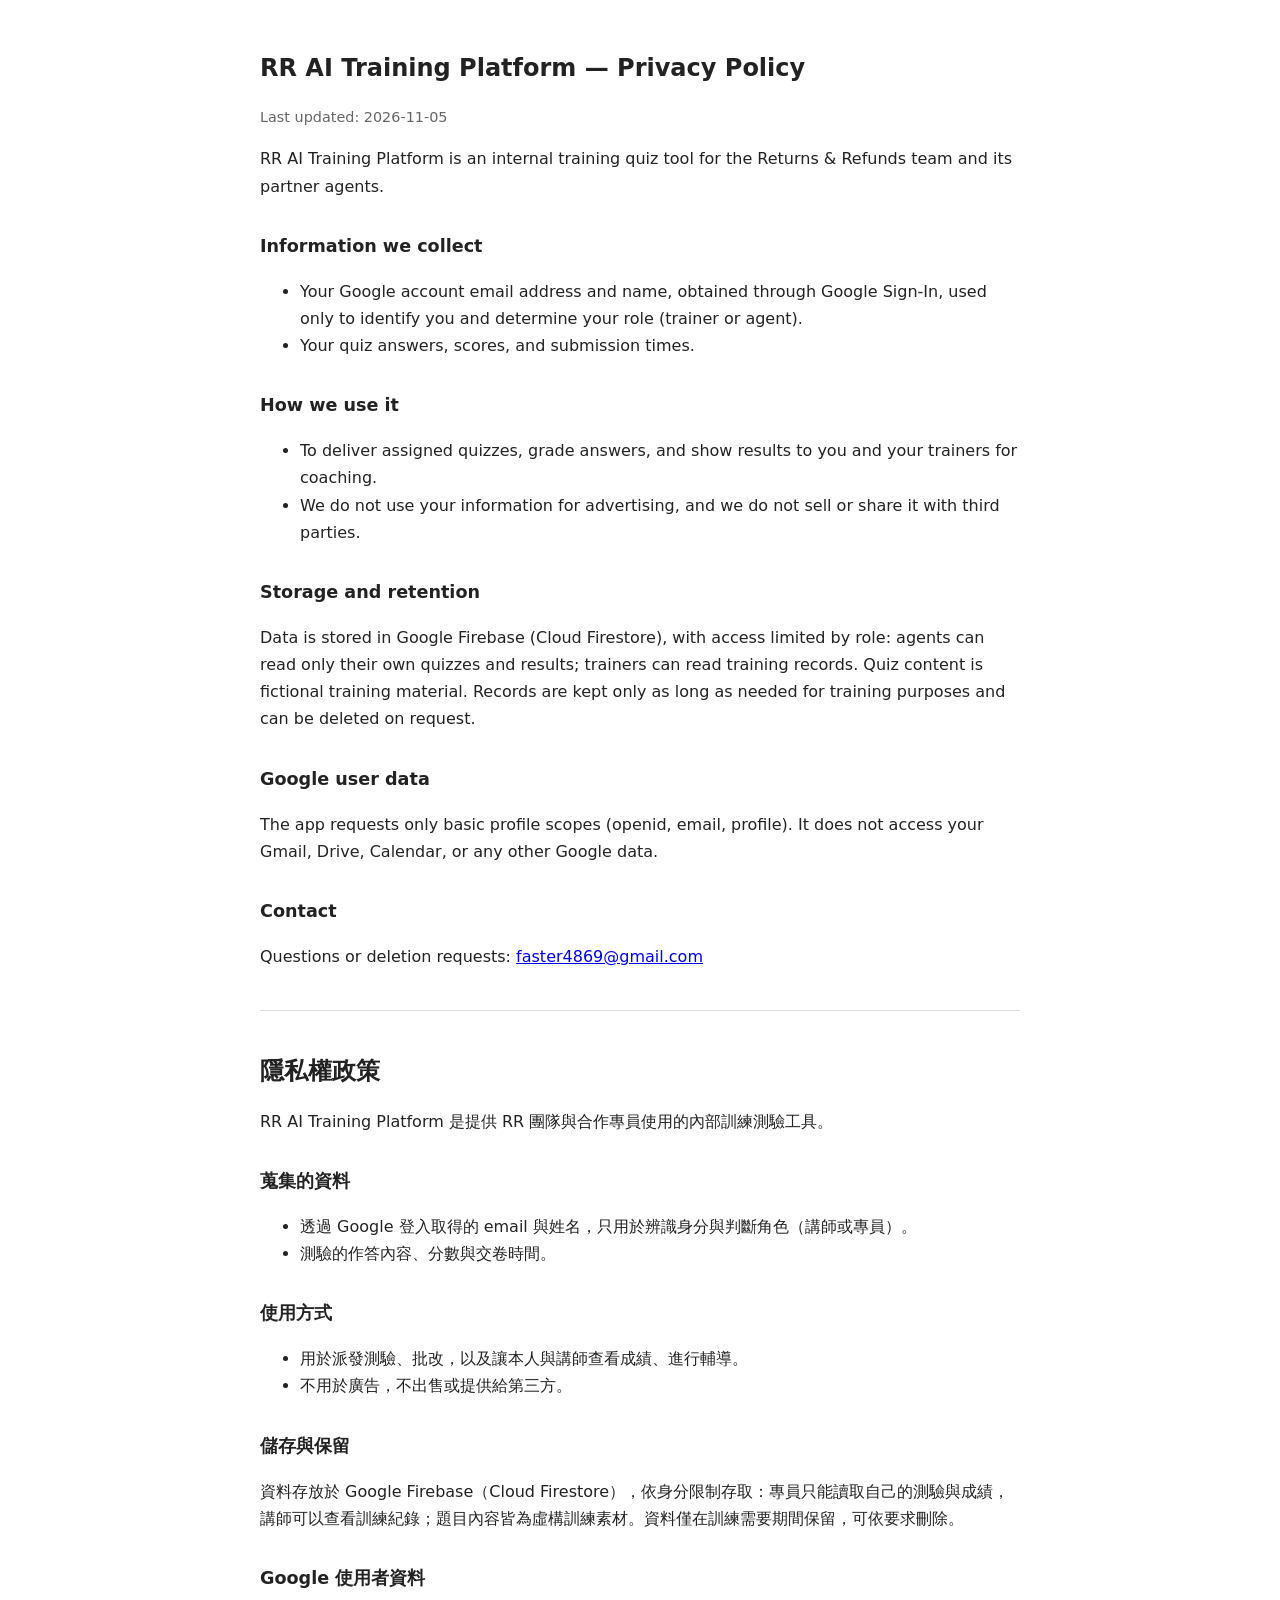
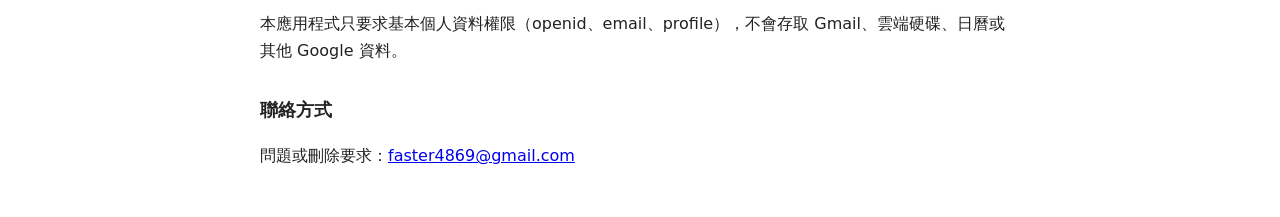
<file: privacy.html>
<!doctype html>
<html lang="zh-Hant">
<head>
<meta charset="utf-8">
<meta name="viewport" content="width=device-width, initial-scale=1">
<title>RR AI Training Platform — Privacy Policy</title>
<style>
  body { font-family: system-ui, -apple-system, "Segoe UI", "Noto Sans TC", sans-serif; max-width: 760px; margin: 0 auto; padding: 32px 16px; line-height: 1.7; color: #222; background: #fff; }
  h1 { font-size: 1.5rem; } h2 { font-size: 1.1rem; margin-top: 2rem; }
  hr { margin: 2.5rem 0; border: 0; border-top: 1px solid #ddd; }
  .muted { color: #666; font-size: .9rem; }
</style>
</head>
<body>
<h1>RR AI Training Platform — Privacy Policy</h1>
<p class="muted">Last updated: 2026-11-05</p>

<p>RR AI Training Platform is an internal training quiz tool for the Returns &amp; Refunds team and its partner agents.</p>

<h2>Information we collect</h2>
<ul>
  <li>Your Google account email address and name, obtained through Google Sign-In, used only to identify you and determine your role (trainer or agent).</li>
  <li>Your quiz answers, scores, and submission times.</li>
</ul>

<h2>How we use it</h2>
<ul>
  <li>To deliver assigned quizzes, grade answers, and show results to you and your trainers for coaching.</li>
  <li>We do not use your information for advertising, and we do not sell or share it with third parties.</li>
</ul>

<h2>Storage and retention</h2>
<p>Data is stored in Google Firebase (Cloud Firestore), with access limited by role: agents can read only their own quizzes and results; trainers can read training records. Quiz content is fictional training material. Records are kept only as long as needed for training purposes and can be deleted on request.</p>

<h2>Google user data</h2>
<p>The app requests only basic profile scopes (openid, email, profile). It does not access your Gmail, Drive, Calendar, or any other Google data.</p>

<h2>Contact</h2>
<p>Questions or deletion requests: <a href="mailto:faster4869@gmail.com">faster4869@gmail.com</a></p>

<hr>

<h1>隱私權政策</h1>
<p>RR AI Training Platform 是提供 RR 團隊與合作專員使用的內部訓練測驗工具。</p>
<h2>蒐集的資料</h2>
<ul>
  <li>透過 Google 登入取得的 email 與姓名，只用於辨識身分與判斷角色（講師或專員）。</li>
  <li>測驗的作答內容、分數與交卷時間。</li>
</ul>
<h2>使用方式</h2>
<ul>
  <li>用於派發測驗、批改，以及讓本人與講師查看成績、進行輔導。</li>
  <li>不用於廣告，不出售或提供給第三方。</li>
</ul>
<h2>儲存與保留</h2>
<p>資料存放於 Google Firebase（Cloud Firestore），依身分限制存取：專員只能讀取自己的測驗與成績，講師可以查看訓練紀錄；題目內容皆為虛構訓練素材。資料僅在訓練需要期間保留，可依要求刪除。</p>
<h2>Google 使用者資料</h2>
<p>本應用程式只要求基本個人資料權限（openid、email、profile），不會存取 Gmail、雲端硬碟、日曆或其他 Google 資料。</p>
<h2>聯絡方式</h2>
<p>問題或刪除要求：<a href="mailto:faster4869@gmail.com">faster4869@gmail.com</a></p>
</body>
</html>
</file>
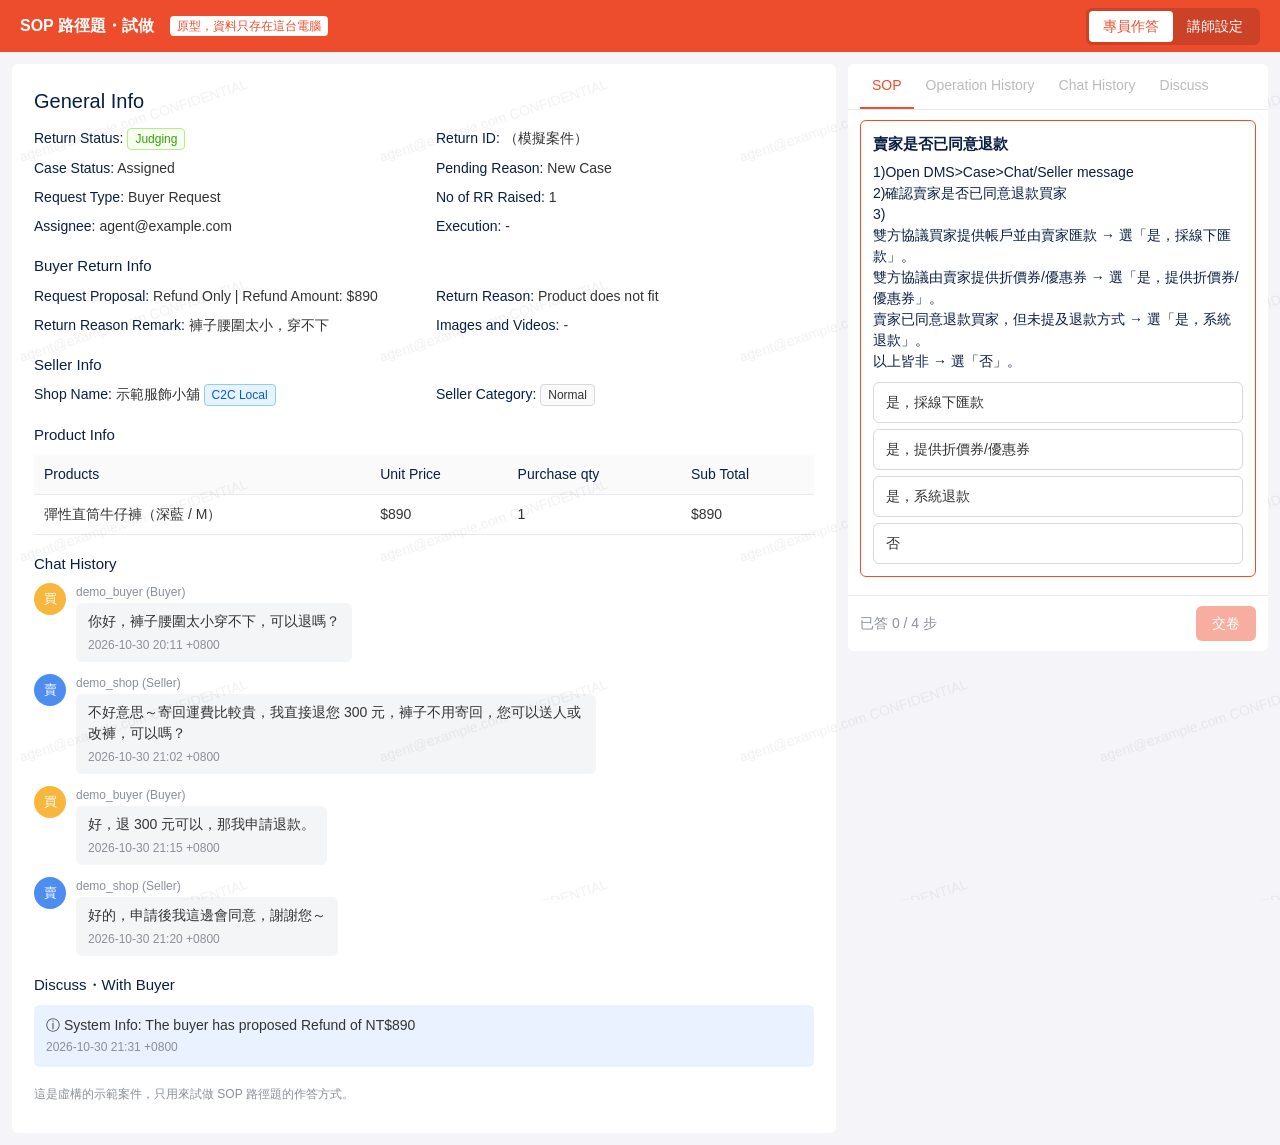
<file: sop-path-prototype.html>
<!doctype html>
<html lang="zh-Hant">
<head>
<meta charset="utf-8">
<meta name="viewport" content="width=device-width, initial-scale=1">
<title>SOP 路徑題試做</title>
<style>
:root{--brand:#ee4d2d;--bg:#f5f5f9;--ink:#0a1f44;--text:#333;--muted:#8a8f99;--line:#e8e8ee;--card:#fff;--ok:#1aa260;--bad:#e5484d;--sys:#2f6fdb;--man:#22a06b;--tag:#fafafa}
*{box-sizing:border-box}
body{margin:0;background:var(--bg);color:var(--text);font:14px/1.5 Roboto,Helvetica,Arial,"Microsoft JhengHei","Heiti TC",sans-serif}
header{height:52px;background:var(--brand);color:#fff;display:flex;align-items:center;gap:16px;padding:0 20px}
header b{font-size:16px}
header .sp{flex:1}
.seg{display:flex;background:rgba(0,0,0,.15);border-radius:6px;padding:3px}
.seg button{border:0;background:transparent;color:#fff;padding:5px 14px;border-radius:4px;cursor:pointer;font:inherit}
.seg button.on{background:#fff;color:var(--brand);font-weight:500}
.wrap{display:flex;gap:12px;padding:12px;align-items:flex-start}
.main{flex:1;min-width:0;background:var(--card);border-radius:6px;padding:18px 22px}
.side{width:420px;flex:none;background:var(--card);border-radius:6px;position:sticky;top:12px;max-height:calc(100vh - 88px);display:flex;flex-direction:column}
h2{font-size:20px;font-weight:500;color:var(--ink);margin:4px 0 12px}
h3{font-size:15px;font-weight:500;color:var(--ink);margin:18px 0 8px}
.grid{display:grid;grid-template-columns:repeat(2,minmax(0,1fr));gap:8px 24px}
.kv{color:var(--ink)}.kv span{color:var(--text)}
.tag{display:inline-block;font-size:12px;line-height:20px;padding:0 7px;border:1px solid #d9d9d9;background:var(--tag);border-radius:4px;color:var(--text)}
.tag.blue{border-color:#91caff;background:#e6f4ff;color:#0958d9}
.tag.green{border-color:#b7eb8f;background:#f6ffed;color:#389e0d}
table{border-collapse:collapse;width:100%;margin-top:6px}
th,td{text-align:left;padding:9px 10px;border-bottom:1px solid var(--line);font-weight:400}
th{background:#fafafa;color:var(--ink)}
.chat{display:flex;flex-direction:column;gap:12px;margin-top:6px}
.msg{display:flex;gap:10px}.msg .av{width:32px;height:32px;border-radius:50%;flex:none;display:grid;place-items:center;color:#fff;font-size:13px}
.msg.b .av{background:#f6b73c}.msg.s .av{background:#4d8df0}
.bub{background:#f4f5f7;border-radius:6px;padding:8px 12px;max-width:520px}
.bub small{display:block;color:var(--muted);font-size:12px;margin-top:4px}
.who{font-size:12px;color:var(--muted);margin-bottom:2px}
.sys{background:#eaf2ff;border-radius:6px;padding:10px 12px;margin-top:6px}
.tabs{display:flex;border-bottom:1px solid var(--line);padding:0 12px}
.tabs div{padding:11px 12px;color:var(--text);cursor:default}
.tabs .on{color:var(--brand);border-bottom:2px solid var(--brand)}
.tabs .off{color:#bbb}
.sopbody{overflow:auto;padding:10px 12px;flex:1}
.row{display:flex;align-items:center;gap:8px;border:1px solid var(--line);border-radius:6px;padding:9px 10px;margin-bottom:8px;background:#fff}
.row .ic{width:18px;height:18px;border-radius:4px;flex:none;display:grid;place-items:center;color:#fff;font-size:11px}
.row .ic.m{background:var(--man)}.row .ic.s{background:var(--sys)}.row .ic.j{background:var(--brand)}.row .ic.x{background:#999}
.row .q{flex:1;min-width:0;white-space:nowrap;overflow:hidden;text-overflow:ellipsis}
.row .a{color:var(--text);max-width:45%;white-space:nowrap;overflow:hidden;text-overflow:ellipsis}
.row .a::before{content:"→ ";color:var(--muted)}
.row.click{cursor:pointer}.row.click:hover{border-color:var(--brand)}
.row.okm{border-color:#9fe0bd;background:#f3fbf6}.row.badm{border-color:#f5b5b7;background:#fff5f5}
.cur{border:1px solid var(--brand);border-radius:6px;padding:12px;margin-bottom:8px}
.cur .qt{white-space:pre-wrap;color:var(--ink);margin-bottom:10px}
.cur .qt b{display:block;font-size:15px;margin-bottom:6px}
.opt{display:block;width:100%;text-align:left;border:1px solid #d9d9d9;background:#fff;border-radius:6px;padding:9px 12px;margin-top:6px;cursor:pointer;font:inherit;color:var(--text)}
.opt:hover{border-color:var(--brand);color:var(--brand)}
.opt.pick{border-color:var(--brand);background:#fff5f2;color:var(--brand)}
.endbox{border:1px dashed #ccc;border-radius:6px;padding:10px 12px;color:var(--muted);margin-bottom:8px}
.foot{border-top:1px solid var(--line);padding:10px 12px;display:flex;align-items:center;gap:10px}
.foot .sp{flex:1;color:var(--muted)}
.btn{border:0;background:var(--brand);color:#fff;padding:7px 16px;border-radius:6px;cursor:pointer;font:inherit}
.btn.ghost{background:#fff;color:var(--text);border:1px solid #d9d9d9}
.btn:disabled{opacity:.45;cursor:not-allowed}
.result{margin:0 0 10px;border-radius:6px;padding:10px 12px;font-weight:500}
.result.ok{background:#eafaf1;color:#137a47}.result.bad{background:#fdecec;color:#b42318}
.cfg{display:flex;flex-wrap:wrap;gap:10px;align-items:center;padding:10px 12px;border-bottom:1px solid var(--line)}
.cfg input{font:inherit;padding:5px 8px;border:1px solid #d9d9d9;border-radius:4px}
.cfg input[type=number]{width:64px}
.note{font-size:12px;color:var(--muted)}
.hide{display:none}
.wm{position:fixed;inset:0;pointer-events:none;background-image:url("data:image/svg+xml,%3Csvg xmlns='http://www.w3.org/2000/svg' width='360' height='200'%3E%3Ctext x='10' y='110' transform='rotate(-18 180 100)' font-size='14' fill='rgba(0,0,0,0.05)' font-family='Arial'%3Eagent@example.com CONFIDENTIAL%3C/text%3E%3C/svg%3E")}
</style>
</head>
<body>
<div class="wm"></div>
<header><b>SOP 路徑題・試做</b><span class="tag" style="background:#fff;border:0;color:var(--brand)">原型，資料只存在這台電腦</span><span class="sp"></span>
<div class="seg"><button id="mStudent" class="on">專員作答</button><button id="mTeacher">講師設定</button></div></header>
<div class="wrap">
 <div class="main" id="case"></div>
 <div class="side">
  <div class="tabs"><div class="on">SOP</div><div class="off">Operation History</div><div class="off">Chat History</div><div class="off">Discuss</div></div>
  <div class="cfg hide" id="cfg">
   <label>起點 <input id="startQ" type="search" placeholder="搜尋節點名稱" size="12"></label><select id="startSel" style="font:inherit;padding:5px 6px;border:1px solid #d9d9d9;border-radius:4px;max-width:300px"></select>
   <label>步數上限 <input id="maxIn" type="number" min="1" max="15"></label>
   <button class="btn ghost" id="resetRec">重新點選</button>
   <div class="note" style="width:100%">在下方點一次正確路徑。系統判讀步驟由講師選擇，代表這個案件的系統值。</div>
  </div>
  <div class="sopbody" id="sop"></div>
  <div class="foot"><span class="sp" id="stat"></span><button class="btn ghost hide" id="retry">重新作答</button><button class="btn" id="act">交卷</button></div>
 </div>
</div>
<script>
const SOP = {
 "schema": "rrqp-sop/0.2",
 "taskbot": "SOP60",
 "taskbotName": "通用前置流程",
 "flowId": "SOP60_F76",
 "flowDesc": "協議流程 v13(AOC RR逾鑑賞期調整)",
 "root": "SOP60_Node380",
 "exportedAt": 1793811579,
 "variables": {
  "check_get_sop_dispute_seller_type": "Check GetSopDispute / Seller Type",
  "get_sop_dispute.seller_type": "GetSopDispute / Seller Type",
  "check_get_sop_dispute_max_refund_amount": "Check GetSopDispute / Max Refund Amount",
  "get_sop_dispute.max_refund_amount": "GetSopDispute / Max Refund Amount",
  "check_get_sop_dispute_request_type": "Check GetSopDispute / Request Type",
  "get_sop_dispute.request_type": "GetSopDispute / Request Type",
  "check_get_sop_dispute_no_of_rr_raised": "Check GetSopDispute / No Of R/R Raised",
  "get_sop_dispute.no_of_rr_raised": "GetSopDispute / No Of R/R Raised",
  "check_dms_buyer_return_offer_info_v1_buyer_first_offer_return_proposal_dms_dispute_info_v1_dms_buyer_category": "Check Dms buyer return offer info v1 / Buyer first offer return proposal, Dms dispute info v1 / Dms Buyer Category",
  "dms_buyer_return_offer_info_v1.buyer_first_offer_proposed_refund_amount": "Dms buyer return offer info v1 / Buyer first offer proposed refund amount",
  "dms_dispute_info_v1.dms_buyer_category": "Dms dispute info v1 / Dms Buyer Category",
  "check_dms_dispute_info_v1_dms_seller_validate_status": "Check Dms dispute info v1 / Dms Seller Validate Status",
  "dms_dispute_info_v1.dms_seller_validate_status": "Dms dispute info v1 / Dms Seller Validate Status",
  "check_get_sop_account_seller_phone_number_return_logistics_info_v1_return_forward_lm_shipping_carrier_name_list": "Check GetSopAccount / Seller Phone Number, Return logistics info v1 / Return forward lm shipping carrier name list",
  "logistic_group_shipping_order_info_v1.order_sn_quantity_of_group_shipping_orders": "Logistic group shipping order info v1 / Order sn quantity of group shipping orders",
  "return_logistics_info_v1.return_forward_lm_shipping_carrier_name_list": "Return logistics info v1 / Return forward lm shipping carrier name list",
  "get_sop_account.seller_phone_number": "GetSopAccount / Seller Phone Number",
  "check_get_sop_dispute_forward_logistic_type": "Check GetSopDispute / Forward Logistic Type",
  "get_sop_dispute.forward_logistic_type": "GetSopDispute / Forward Logistic Type",
  "check_dms_blacklist_info_v1_buyer_blacklist_risk_level": "Dms dispute info v1/Dms Buyer Category",
  "check_dms_dispute_info_v1_dispute_after_order_completed_outside_buyer_window_dms_dispute_info_v1_dispute_after_order_completed_within_buyer_window__split_condition_1_92fec47689": "Check Dms dispute info v1 / Dispute After Order Completed Outside Buyer Window, Dms dispute info v1 / Dispute After Order Completed Within Buyer Window - condition values: AOC",
  "dms_dispute_info_v1.dispute_after_order_completed_within_buyer_window": "Dms dispute info v1 / Dispute After Order Completed Within Buyer Window",
  "dms_dispute_info_v1.dispute_after_order_completed_outside_buyer_window": "Dms dispute info v1 / Dispute After Order Completed Outside Buyer Window"
 },
 "nodes": {
  "SOP60_Node709": {
   "name": "CB/Local",
   "type": "system",
   "branches": [
    {
     "label": "CB",
     "rules": [
      {
       "var": "check_get_sop_dispute_seller_type",
       "varName": "Check GetSopDispute / Seller Type",
       "op": "10",
       "value": [
        "CB"
       ]
      }
     ],
     "default": false,
     "to": "SOP60_Node710"
    },
    {
     "label": "Local",
     "rules": [],
     "default": true,
     "to": "SOP60_Node707"
    }
   ]
  },
  "SOP60_Node454": {
   "name": "Ju411-同意退款-CB",
   "type": "judge",
   "text": "Ju411-同意退款-CB",
   "to": "SOP60_Node456",
   "codes": [
    "Ju411"
   ],
   "judge": {
    "judging_reason": "3PL lost/ damage",
    "remark": "同意退款-包裹毀損，非整合物流同意賠償賣家，同意退款買家-Accept Refund",
    "buyer_email_template": "FC-Ju411包裹毀損，非整合物流同意賠償賣家，同意退款買家-Accept refund-CB買家",
    "seller_email_template": "FC-Ju411包裹毀損，非整合物流同意賠償賣家，同意退款買家-Accept refund-CB賣家",
    "execution": 2
   }
  },
  "SOP60_Node346": {
   "name": "賣家是否提供有效與物流聯繫配送進度證明",
   "type": "manual",
   "question": "確認賣家提供與物流聯繫配送進度證明是否成功?\n\n\n1) Open DMS > Case > Evidence Center.\n2) Verify seller provided carrier email/chat screenshots with date, tracking no., and response from carrier.\n3) If details confirm contact and status, select '驗證成功'; else select '驗證失敗/未回覆'",
   "options": [
    {
     "label": "驗證成功",
     "to": "SOP60_Node630"
    },
    {
     "label": "驗證失敗/未回覆>>視同未達成協議回原流程",
     "to": "SOP1_Node177"
    }
   ]
  },
  "SOP60_Node724": {
   "name": "買家退貨意向為何",
   "type": "manual",
   "question": "買家退貨意向為何",
   "options": [
    {
     "label": "買家要僅退款",
     "to": "SOP60_Node725"
    },
    {
     "label": "買家要退貨",
     "to": "SOP60_Node729"
    }
   ]
  },
  "SOP60_Node455": {
   "name": "Ju411-同意退款-LC",
   "type": "judge",
   "text": "Ju411-同意退款-LC",
   "to": "SOP60_Node456",
   "codes": [
    "Ju411"
   ],
   "judge": {
    "judging_reason": "3PL lost/ damage",
    "remark": "同意退款-包裹毀損，非整合物流同意賠償賣家，同意退款買家-Accept Refund",
    "buyer_email_template": "FC-Ju411包裹毀損，非整合物流同意賠償賣家，同意退款買家-Accept refund-LC買家",
    "seller_email_template": "FC-Ju411包裹毀損，非整合物流同意賠償賣家，同意退款買家-Accept refund-LC賣家",
    "execution": 2
   }
  },
  "SOP60_Node777": {
   "name": "商品是否已寄回賣家",
   "type": "manual",
   "question": "商品是否已寄回賣家?\n\n\n1)Open DMS>Case>Chat/Buyer & Seller's message\n2)確認買賣是否提及商品已寄還賣家(eg.買家說明已寄出或上傳寄件單據、賣家說明已收到退貨)\n3)若是選\"是\"，否則選\"否\"",
   "options": [
    {
     "label": "是",
     "to": "SOP60_Node654"
    },
    {
     "label": "否",
     "to": "SOP60_Node30"
    }
   ]
  },
  "SOP60_Node356": {
   "name": "CB/Local",
   "type": "system",
   "branches": [
    {
     "label": "CB",
     "rules": [
      {
       "var": "check_get_sop_dispute_seller_type",
       "varName": "Check GetSopDispute / Seller Type",
       "op": "10",
       "value": [
        "CB (1)"
       ]
      }
     ],
     "default": false,
     "to": "SOP60_Node357"
    },
    {
     "label": "Local",
     "rules": [],
     "default": true,
     "to": "SOP60_Node359"
    }
   ]
  },
  "SOP60_Node748": {
   "name": "到：結束",
   "type": "end",
   "text": "End",
   "to": null
  },
  "SOP60_Node667": {
   "name": "Ju503-同意退款-LC",
   "type": "judge",
   "text": "Ju503-同意退款-LC",
   "to": "SOP60_Node668",
   "codes": [
    "Ju503"
   ],
   "judge": {
    "judging_reason": "Item returned to seller",
    "remark": "同意退款-AOC RR其他特殊情境，買家說明退貨已配達賣家，賣家驗收允退/未回覆，Accept Refund",
    "buyer_email_template": "FC-Ju503AOC RR其他特殊情境，買家說明退貨已配達賣家，賣家驗收允退/未回覆，同意退款-LC買家",
    "seller_email_template": "FC-Ju503AOC RR其他特殊情境，買家說明退貨已配達，賣家驗收允退/未回覆，Accept Refund-LC賣家",
    "execution": 2
   }
  },
  "SOP60_Node435": {
   "name": "Ju407-同意退款-LC",
   "type": "judge",
   "text": "Ju407-同意退款-LC",
   "to": "SOP60_Node434",
   "codes": [
    "Ju407"
   ],
   "judge": {
    "judging_reason": "3PL lost/ damage",
    "remark": "同意退款-包裹毀損，整合物流同意賠償賣家，同意退款買家-Accept Refund",
    "buyer_email_template": "FC-Ju407包裹毀損，整合物流同意賠償賣家，同意退款買家-Accept refund-LC買家",
    "seller_email_template": "FC-Ju407包裹毀損，整合物流同意賠償賣家，同意退款買家-Accept refund-LC賣家",
    "execution": 2
   }
  },
  "SOP60_Node531": {
   "name": "Ju405-同意退貨-CB",
   "type": "judge",
   "text": "Ju405-同意退貨-CB",
   "to": "SOP60_Node533",
   "codes": [
    "Ju405"
   ],
   "judge": {
    "judging_reason": "Buyer and seller reached an agreement",
    "remark": "同意退貨-協議流程，買賣合意退回商品，核對買家申退與協議退回相符-Accept Return",
    "buyer_email_template": "FC-Ju405協議流程，買賣合意退回商品，核對買家申退與協議退回相符-Accept return-CB買家",
    "seller_email_template": "FC-Ju405協議流程，買賣合意退回商品，核對買家申退與協議退回相符-同意退貨-CB賣家",
    "execution": 7
   }
  },
  "SOP60_Node832": {
   "name": "買家是否有提供物流取件證明",
   "type": "manual",
   "question": "買家是否有提供物流取件證明? (請先發買家證據卡確認)\n\n\n1)Open DMS>Case>Buyer evidence\n2)確認買家是否提供有效物流取件證明，若有選\"JU534同意退款\"，否則選\"JU533取消退貨\"",
   "options": [
    {
     "label": "JU534同意退款",
     "to": "SOP60_Node525"
    },
    {
     "label": "JU533取消退貨",
     "to": "SOP60_Node524"
    }
   ]
  },
  "SOP60_Node475": {
   "name": "Ju537-撥款賣家-CB",
   "type": "judge",
   "text": "Ju537-撥款賣家-CB",
   "to": "SOP60_Node477",
   "codes": [
    "Ju537"
   ],
   "judge": {
    "judging_reason": "3PL lost/ damage",
    "remark": "物流調查，SPX折扣碼補償，商品在買家端，同意以折扣碼補償，Close",
    "buyer_email_template": "FC-Ju537物流調查，SPX折扣碼補償，商品在買家端，同意以折扣碼補償，Close-CB買家",
    "seller_email_template": "FC-Ju537物流調查，SPX折扣碼補償，商品在買家端，同意以折扣碼補償，Close-CB賣家",
    "execution": 6
   }
  },
  "SOP60_Node715": {
   "name": "End",
   "type": "end",
   "text": "請重新點選SOP TOOLS",
   "to": null
  },
  "SOP60_Node482": {
   "name": "Ju522-同意退款-CB",
   "type": "judge",
   "text": "Ju522-同意退款-CB",
   "to": "SOP60_Node781",
   "codes": [
    "Ju522"
   ],
   "judge": {
    "judging_reason": "3PL lost/ damage",
    "buyer_email_template": "FC-Ju522CB物流調查VM回覆，需提供賠付對象，Accept Refund-CB買家",
    "seller_email_template": "FC-Ju522CB物流調查VM回覆，需提供賠付對象，Accept Refund-CB賣家",
    "execution": 2
   }
  },
  "SOP60_Node771": {
   "name": "買家申退品項是否錯誤",
   "type": "manual",
   "question": "買家申退品項是否錯誤?\n\n\n1)Open DMS>Case\n2)比對買家聊聊/申退備註/買家訊息，確認買家需退品項是否包含於申退品項內\n3)若未包含選\"是\"，否則選\"否\"",
   "options": [
    {
     "label": "是",
     "to": "SOP60_Node383"
    },
    {
     "label": "否",
     "to": "SOP60_Node772"
    }
   ]
  },
  "SOP60_Node23": {
   "name": "CB/Local",
   "type": "system",
   "branches": [
    {
     "label": "CB",
     "rules": [
      {
       "var": "check_get_sop_dispute_seller_type",
       "varName": "Check GetSopDispute / Seller Type",
       "op": "10",
       "value": [
        "CB"
       ]
      }
     ],
     "default": false,
     "to": "SOP60_Node27"
    },
    {
     "label": "Local",
     "rules": [],
     "default": true,
     "to": "SOP60_Node24"
    }
   ]
  },
  "SOP60_Node517": {
   "name": "CB/Local",
   "type": "system",
   "branches": [
    {
     "label": "CB",
     "rules": [
      {
       "var": "check_get_sop_dispute_seller_type",
       "varName": "Check GetSopDispute / Seller Type",
       "op": "10",
       "value": [
        "CB"
       ]
      }
     ],
     "default": false,
     "to": "SOP60_Node476"
    },
    {
     "label": "Local",
     "rules": [],
     "default": true,
     "to": "SOP60_Node518"
    }
   ]
  },
  "SOP60_Node824": {
   "name": "請買家提供收件宅資/歸還包裹證明",
   "type": "manual",
   "question": "確認買家是否有提供收件宅資/歸還包裹證明(請先發買家證據卡索取)\n\n\n1)Open DMS>Case>Buyer evidence\n2)確認買家是否依照證據卡內容回覆?(eg.索取收件宅資，買家回覆姓名/電話/地址；索取歸還包裹證明，買家提供歸還門市/時間)\n3)若是選\"是\"，否則選\"否\"",
   "options": [
    {
     "label": "否",
     "to": "SOP60_Node487"
    },
    {
     "label": "是",
     "to": "SOP60_Node825"
    }
   ]
  },
  "SOP60_Node740": {
   "name": "到：結束",
   "type": "end",
   "text": "End",
   "to": null
  },
  "SOP60_Node656": {
   "name": "貨態是否為已集貨/配送中/已配達",
   "type": "manual",
   "question": "查詢逆物流貨態是否為已集貨/配送中/配達?\n\n\n1) Open DMS > Order > Return/Reverse Logistics > Tracking. \n2) Read the current reverse logistics status. \n3) If status is '已集貨' or '配送中' or '已配達', select '是'; otherwise select '否'",
   "options": [
    {
     "label": "是",
     "to": "SOP60_Node660"
    },
    {
     "label": "否",
     "to": "SOP60_Node393"
    }
   ]
  },
  "SOP60_Node542": {
   "name": "到：結束",
   "type": "end",
   "text": "End",
   "to": null
  },
  "SOP60_Node767": {
   "name": "申退金額是否低於1500",
   "type": "system",
   "branches": [
    {
     "label": "申退金額≦1500",
     "rules": [
      {
       "var": "check_get_sop_dispute_max_refund_amount",
       "varName": "Check GetSopDispute / Max Refund Amount",
       "op": "10",
       "value": [
        "申退金額≦1500"
       ]
      }
     ],
     "default": false,
     "to": "SOP60_Node768"
    },
    {
     "label": "申退金額>1500",
     "rules": [],
     "default": true,
     "to": "SOP60_Node675"
    }
   ]
  },
  "SOP60_Node47": {
   "name": "將買家加入高風險黑名單",
   "type": "note",
   "text": "將買家加入高風險黑名單",
   "to": "SOP60_Node550"
  },
  "SOP60_Node529": {
   "name": "是否為易腐敗商品",
   "type": "manual",
   "question": "1) Open DMS > Case > 退貨/退款詳情並確認買家申退品項。\n2) 確認該品項是否符合「易於腐敗（例如：現做餐盒或蔬果等），或保存期限較短或解約時即將逾期（例如：蛋糕或鮮奶等）」\n3) 符合則選\"是\"，否則選\"否\"",
   "options": [
    {
     "label": "是",
     "to": "SOP5_Node540"
    },
    {
     "label": "否",
     "to": "SOP60_Node534"
    }
   ]
  },
  "SOP60_Node361": {
   "name": "請賣家聯繫物流處理",
   "type": "pending",
   "text": "通知賣家 補充足夠證據/聯絡物流協助處理\nDs210 & Pe218",
   "to": "SOP60_Node362",
   "codes": [
    "Ds210",
    "Pe218"
   ],
   "pending": [
    {
     "button_text": "Pending Reason",
     "pending_by": 5,
     "remark": "[Pending Seller-待賣家提供資料]缺件，雙方協議補寄，【物流名稱XXX/單號XXX / 賣家提供簽單狀態XXXX】，因買家仍反應收件問題XXXXXXX / 驗證失敗，發賣家限期補充足夠證據/聯絡物流協助處理，待追"
    }
   ]
  },
  "SOP60_Node392": {
   "name": "可確認有提供折扣碼優惠券",
   "type": "manual",
   "question": "確認賣家是否有提供折扣碼優惠券?\n\n\n確認賣家是否有提供折扣碼優惠券?\n\n\n1) Open DMS > Case > Chat Logs & Evidence Center.\n2) 若賣家提供有效折扣碼/優惠券資訊，選\"有提供且可確認到資訊\"，否則選\"驗證失敗/未回覆\"",
   "options": [
    {
     "label": "有提供且可確認到資訊",
     "to": "SOP60_Node622"
    },
    {
     "label": "驗證失敗/未回覆",
     "to": "SOP1_Node206"
    }
   ]
  },
  "SOP60_Node26": {
   "name": "到：結束",
   "type": "end",
   "text": "End",
   "to": null
  },
  "SOP60_Node345": {
   "name": "請賣家提供與物流聯繫確認配送進度證明",
   "type": "pending",
   "text": "請賣家提供與物流聯繫確認配送進度證明\nDs003 & Pe806",
   "to": "SOP60_Node346",
   "codes": [
    "Ds003",
    "Pe806"
   ],
   "pending": [
    {
     "button_text": "Pending Reason",
     "pending_by": 5,
     "remark": "[Pending Seller-待賣家提供資料]雙方協議補寄，查【物流名稱】單號XXXXXX，貨態為XX/XX配送異常，發賣家限期聯繫物流確認配送狀況"
    }
   ]
  },
  "SOP60_Node489": {
   "name": "Ju526-同意退款-LC",
   "type": "judge",
   "text": "Ju526-同意退款-LC",
   "to": "SOP60_Node788",
   "codes": [
    "Ju526"
   ],
   "judge": {
    "judging_reason": "3PL lost/ damage",
    "buyer_email_template": "FC-Ju526物流調查錯包，VM請買家自行寄回/其他退回，買家有提供，Accept Refund-LC買家",
    "seller_email_template": "FC-Ju526物流調查錯包，VM請買家自行寄回/其他退回，買家有提供，Accept Refund-LC賣家",
    "execution": 2
   }
  },
  "SOP60_Node530": {
   "name": "Ju405-同意退貨-LC",
   "type": "judge",
   "text": "Ju405-同意退貨-LC",
   "to": "SOP60_Node532",
   "codes": [
    "Ju405"
   ],
   "judge": {
    "judging_reason": "Buyer and seller reached an agreement",
    "remark": "同意退貨-協議流程，買賣合意退回商品，核對買家申退與協議退回相符-Accept Return",
    "buyer_email_template": "FC-Ju405協議流程，買賣合意退回商品，核對買家申退與協議退回相符-Accept return-LC買家",
    "seller_email_template": "FC-Ju405協議流程，買賣合意退回商品，核對買家申退與協議退回相符-Accept return-LC賣家",
    "execution": 7
   }
  },
  "SOP60_Node705": {
   "name": "到：結束",
   "type": "end",
   "text": "End",
   "to": null
  },
  "SOP60_Node722": {
   "name": "商品類別是否為易腐敗或虛擬數位",
   "type": "manual",
   "question": "商品類別是否為易腐敗或虛擬數位",
   "options": [
    {
     "label": "商品類別=易腐敗或虛擬數位",
     "to": "SOP60_Node723"
    },
    {
     "label": "商品類別≠易腐敗或虛擬數位",
     "to": "SOP60_Node724"
    }
   ]
  },
  "SOP60_Node707": {
   "name": "Ju831-同意退貨-LC",
   "type": "judge",
   "text": "Ju831-同意退貨-LC",
   "to": "SOP60_Node708",
   "codes": [
    "Ju831"
   ],
   "judge": {
    "judging_reason": "Strong buyer evidence",
    "remark": "同意退貨-包裹毀損，整合物流超過物流索賠期限，Accept Return",
    "buyer_email_template": "(通用)-Ju831包裹毀損，整合物流，超過物流索賠期限，Accept Return-CB買家",
    "seller_email_template": "(通用)-Ju831包裹毀損，整合物流，超過物流索賠期限，Accept Return-LC賣家",
    "execution": 7
   }
  },
  "SOP60_Node560": {
   "name": "依QA表回覆判決",
   "type": "judge",
   "text": "依QA表回覆判決",
   "to": "SOP60_Node561",
   "judge": {}
  },
  "SOP60_Node729": {
   "name": "是否符合合理情境",
   "type": "manual",
   "question": "是否符合合理情境\n\n\n\n\n不合理情境判定\n根據買家商品狀況，請依買家逾越鑑賞行為判斷準則判斷路線",
   "options": [
    {
     "label": "合理情境",
     "to": "SOP60_Node731"
    },
    {
     "label": "不合理情境",
     "to": "SOP60_Node733"
    }
   ]
  },
  "SOP60_Node556": {
   "name": "驗證買家補充結果",
   "type": "manual",
   "question": "驗證買家補充結果",
   "options": [
    {
     "label": "可確認買家證據編輯/造假 / 提供重複證據",
     "to": "SOP60_Node47"
    },
    {
     "label": "買家逾期未回",
     "to": "SOP60_Node557"
    },
    {
     "label": "買家提供有利證據且非編輯/造假",
     "to": "SOP1_Node177"
    },
    {
     "label": "仍無法判定證據是否有編輯/造假",
     "to": "SOP60_Node559"
    }
   ]
  },
  "SOP60_Node719": {
   "name": "是否已退款買家",
   "type": "manual",
   "question": "是否已退款買家",
   "options": [
    {
     "label": "尚未退款買家",
     "to": "SOP60_Node689"
    },
    {
     "label": "已退款買家",
     "to": "SOP60_Node698"
    }
   ]
  },
  "SOP60_Node374": {
   "name": "Ju815-同意退貨-LC",
   "type": "judge",
   "text": "Ju815-同意退貨-LC",
   "to": "SOP60_Node375",
   "codes": [
    "Ju815"
   ],
   "judge": {
    "judging_reason": "Buyer and seller reached an agreement",
    "remark": "同意退貨-買賣合意退回訂單所有商品，已確認買家申退品項與買賣合意退回品項相符",
    "buyer_email_template": "通用-Ju815協議，買賣合意退回商品，核對買家申退與協議退回相符，賣家已派車，逾期未回/驗證失敗-同意退貨-LC買家",
    "seller_email_template": "通用-Ju815協議，買賣合意退回商品，核對買家申退與協議退回相符，賣家已派車，逾期未回/驗證失敗-同意退貨-LC賣家",
    "execution": 7
   }
  },
  "SOP60_Node498": {
   "name": "依VM回覆選擇對應路線",
   "type": "manual",
   "question": "依VM回覆選擇對應路線\n\n\n1) Open Inhouse System > 查詢案件對應工單\n2) 讀取VM回覆內容\n3) 若VM回覆＝需回收商品或要求用戶提供歸還包裹證明 → 選「需提供宅資(商品需回收)/歸還包裹證明」；若VM回覆＝錯誤包裹需回收且正確包裹仍在尋找 → 選「錯誤包裹待回收，正確包裹等待尋找期」；若VM回覆＝錯包已歸還且正確件已尋獲 → 選「錯包已歸還，正確件已尋獲」，否則選「其他」",
   "options": [
    {
     "label": "需提供宅資(商品需回收)/歸還包裹證明",
     "to": "SOP60_Node824"
    },
    {
     "label": "錯誤包裹待回收，正確包裹等待尋找期",
     "to": "SOP60_Node825"
    },
    {
     "label": "錯包已歸還，正確件已尋獲",
     "to": "SOP60_Node829"
    },
    {
     "label": "其他",
     "to": "SOP60_Node833"
    }
   ]
  },
  "SOP60_Node518": {
   "name": "Ju538-取消退貨-LC",
   "type": "judge",
   "text": "Ju538-取消退貨-LC",
   "to": "SOP60_Node477",
   "codes": [
    "Ju538"
   ],
   "judge": {
    "judging_reason": "Buyer evidence overdue",
    "buyer_email_template": "FC-Ju538物流調查，SPX折扣碼補償，商品在買家，逾期未回/回覆不同意且無相關資訊可轉VM登記，取消申退-LC買家",
    "seller_email_template": "FC-Ju538物流調查，SPX折扣碼補償，商品在買家，逾期未回/回覆不同意且無資訊可轉VM登記，Cancel-LC賣家",
    "execution": 3
   }
  },
  "SOP60_Node528": {
   "name": "結束",
   "type": "end",
   "text": "End",
   "to": null
  },
  "SOP60_Node515": {
   "name": "CB/Local",
   "type": "system",
   "branches": [
    {
     "label": "CB",
     "rules": [
      {
       "var": "check_get_sop_dispute_seller_type",
       "varName": "Check GetSopDispute / Seller Type",
       "op": "10",
       "value": [
        "CB"
       ]
      }
     ],
     "default": false,
     "to": "SOP60_Node475"
    },
    {
     "label": "Local",
     "rules": [],
     "default": true,
     "to": "SOP60_Node516"
    }
   ]
  },
  "SOP60_Node753": {
   "name": "結束",
   "type": "end",
   "text": "End",
   "to": null
  },
  "SOP60_Node826": {
   "name": "查詢派車貨態是否正常配達",
   "type": "manual",
   "question": "查詢派車貨態是否正常配達\n\n\n1)依照VM提供物流單號，至對應的物流官網查詢貨態\n2)若包裹已配達選\"配達\"，若已配送2次未配達/取件2次未成功/超過2天未更新貨態選\"貨態異常\"，否則請隔天再查詢一次確認結果",
   "options": [
    {
     "label": "配達",
     "to": "SOP60_Node488"
    },
    {
     "label": "貨態異常",
     "to": "SOP60_Node522"
    }
   ]
  },
  "SOP60_Node758": {
   "name": "賣家是否提供有效補寄證明",
   "type": "manual",
   "question": "是否可確認賣家已提供有效的補寄證明?\n\n\n查聊聊/賣家訊息，確認賣家是否有提供補寄物流單號/寄件單據，若是選\"是\"，沒有選\"否\"",
   "options": [
    {
     "label": "是",
     "to": "SOP60_Node22"
    },
    {
     "label": "否",
     "to": "SOP60_Node29"
    }
   ]
  },
  "SOP60_Node687": {
   "name": "Ju516-同意退款-LC",
   "type": "judge",
   "text": "Ju516-同意退款-LC",
   "to": null,
   "codes": [
    "Ju516"
   ],
   "judge": {
    "judging_reason": "3PL lost/ damage (forward logistics)",
    "buyer_email_template": "FC-Ju516物流調查VM回覆，VM已確認賠付賣家，Accept Refund-LC買家",
    "seller_email_template": "FC-Ju516物流調查VM回覆，VM已確認賠付賣家，Accept Refund-LC賣家",
    "execution": 2
   }
  },
  "SOP60_Node720": {
   "name": "Hot Listing熱門商品錯誤(起點)",
   "type": "manual",
   "question": "Hot Listing熱門商品錯誤\n確認買家收到商品與熱門商品頁面資訊\n\n\n1.Open DMS>Case>Hot listing item\n2.Compare with Buyer's evidence\n2.可確認兩者不相符選\"可確認買家實際收到商品和熱門商品頁面資訊不符\"，可確認兩者相符選\"可確認買家實際收到商品和熱門商品頁面資訊相符\"，若無法比對選\"無法看出買家實際收到商品和熱門商品頁面不符\"",
   "options": [
    {
     "label": "無法看出買家實際收到商品和熱門商品頁面不符",
     "to": "SOP1_Node60"
    },
    {
     "label": "可確認買家實際收到商品和熱門商品頁面資訊相符",
     "to": "SOP1_Node60"
    },
    {
     "label": "可確認買家實際收到商品和熱門商品頁面資訊不符",
     "to": "SOP60_Node721"
    }
   ]
  },
  "SOP60_Node785": {
   "name": "General",
   "type": "end",
   "text": "End",
   "to": null
  },
  "SOP60_Node557": {
   "name": "Ju821-取消退貨",
   "type": "judge",
   "text": "Ju821-取消退貨",
   "to": "SOP60_Node558",
   "codes": [
    "Ju821"
   ],
   "judge": {
    "judging_reason": "Buyer failed fraud check",
    "remark": "取消申退-買家疑似使用AI偽造證據，發證據卡請買家補充但逾期未回-Cancel",
    "buyer_email_template": "通用-Ju818買家使用AI偽造證據，買家加入黑名單後取消退貨-Cancel-AB買家",
    "seller_email_template": "通用-Ju818買家使用AI偽造證據，買家加入黑名單後取消退貨-Cancel-AS賣家",
    "execution": 3
   }
  },
  "SOP60_Node833": {
   "name": "General",
   "type": "end",
   "text": "請重新選擇對應路線",
   "to": null
  },
  "SOP60_Node621": {
   "name": "Ju826-取消退貨-CB",
   "type": "judge",
   "text": "Ju826-取消退貨-CB",
   "to": "SOP60_Node623",
   "codes": [
    "Ju826"
   ],
   "judge": {
    "judging_reason": "Seller resent item to buyer",
    "remark": "取消申退-買賣合意折扣碼優惠券退款，買家申退次數≧2，確認賣家已提供折扣碼優惠券",
    "buyer_email_template": "(通用)Ju826-合意折扣碼優惠券退款，買家申退次數≧2，確認賣家已提供折扣碼優惠券即可取消買家退貨-Cancel-CB買家",
    "seller_email_template": "(通用)Ju826-合意折扣碼優惠券退款，買家申退次數≧2，確認賣家已提供折扣碼優惠券即可取消買家退貨-Cancel-CB賣家",
    "execution": 3
   }
  },
  "SOP60_Node723": {
   "name": "易腐敗或虛擬數位",
   "type": "manual",
   "question": "易腐敗或虛擬數位",
   "options": [
    {
     "label": "易腐敗",
     "to": "SOP5_Node171"
    },
    {
     "label": "虛擬數位",
     "to": "SOP65_Node59"
    }
   ]
  },
  "SOP60_Node678": {
   "name": "是否已有賠償(起點)",
   "type": "manual",
   "question": "是否已有賠償?\n若先前已手動賠償(e.g CS先前已轉單)\n爭議案件請以拒絕賠償為主，避免與物流重新賠償，Review案件則退款買家後由VM/SPX手動賠償賣家\n\n\n1) Open DMS > Order > Payment/Refund > Compensation History.\n2) Check for a manual compensation record created by CS (e.g., transfer/credit) dated before the current case creation time.\n3) If such a record exists, select '先前已手動賠償(e.g CS先前已轉單)'; otherwise select '尚未賠償'",
   "options": [
    {
     "label": "先前已手動賠償(e.g CS先前已轉單)",
     "to": "SOP60_Node743"
    },
    {
     "label": "尚未賠償",
     "to": "SOP60_Node679"
    }
   ]
  },
  "SOP60_Node448": {
   "name": "Ju412-同意退貨-LC",
   "type": "judge",
   "text": "Ju412-同意退貨-LC",
   "to": "SOP60_Node449",
   "codes": [
    "Ju412"
   ],
   "judge": {
    "judging_reason": "Strong buyer evidence",
    "remark": "同意退貨-包裹毀損，非整合物流，買家證據>賣家證據，同意退貨-Accept Return",
    "buyer_email_template": "FC-Ju412包裹毀損，非整合物流，買家證據>賣家證據，同意退貨-Accept return-LC買家",
    "seller_email_template": "FC-Ju412包裹毀損，非整合物流，買家證據>賣家證據，同意退貨-Accept return-LC賣家",
    "execution": 7
   }
  },
  "SOP60_Node751": {
   "name": "買家主訴為何",
   "type": "manual",
   "question": "買家主訴為何",
   "options": [
    {
     "label": "買家主訴缺件商品為貨態異常或配送中/買家無任何主張",
     "to": "SOP60_Node752"
    },
    {
     "label": "其他情境",
     "to": "SOP60_Node339"
    }
   ]
  },
  "SOP60_Node522": {
   "name": "確認是否VM允退",
   "type": "manual",
   "question": "確認是否VM允退? (若為蝦皮派車請先轉VM確認)\n\n\n1)Open inhouse system>查詢案件對應工單\n2)確認是否有工單VM回覆允退紀錄\n3)若有選\"Ju532同意退款\"，否則選\"其他\"",
   "options": [
    {
     "label": "Ju532同意退款",
     "to": "SOP60_Node523"
    },
    {
     "label": "其他",
     "to": "SOP60_Node832"
    }
   ]
  },
  "SOP60_Node727": {
   "name": "Ju829-同意退款-LC",
   "type": "judge",
   "text": "Ju829-同意退款-LC\n同意退款並賠償賣家\n\n\n判決原因請選熱門商品錯誤",
   "to": "SOP60_Node728",
   "codes": [
    "Ju829"
   ],
   "judge": {
    "buyer_email_template": "(通用)-Ju829熱門商品錯誤，買家缺件同意退款，Accept Refund-LC買家",
    "seller_email_template": "(通用)-Ju829熱門商品錯誤，買家缺件同意退款，Accept Refund-LC賣家",
    "execution": 2
   }
  },
  "SOP60_Node428": {
   "name": "Ju409-同意退貨-LC",
   "type": "judge",
   "text": "Ju409-同意退貨-LC",
   "to": "SOP60_Node429",
   "codes": [
    "Ju409"
   ],
   "judge": {
    "judging_reason": "Invalid seller evidence",
    "remark": "同意退貨-包裹毀損，整合物流賣家未提供證明/證明不足，Accept Return",
    "buyer_email_template": "FC-Ju409包裹毀損，整合物流賣家未提供證明/證明不足，Accept Return-LC買家",
    "seller_email_template": "FC-Ju409包裹毀損，整合物流賣家未提供證明/證明不足，Accept Return-LC賣家",
    "execution": 7
   }
  },
  "SOP60_Node759": {
   "name": "貨態是否已配達",
   "type": "manual",
   "question": "貨態是否已配達?\n\n\n1.至物流官網，查詢補寄單號目前狀況\n2.若貨態顯示已配達/郵局招領中，選\"是\"，否則選\"否\"",
   "options": [
    {
     "label": "否",
     "to": "SOP60_Node630"
    },
    {
     "label": "是",
     "to": "SOP60_Node760"
    }
   ]
  },
  "SOP60_Node383": {
   "name": "是否已確認買家申退品項/訂單錯誤(起點)",
   "type": "manual",
   "question": "是否已確認買家申退品項/訂單錯誤，需要取消買家申請?\n1) Open DMS > Order > Items & Return Request.\n2) 比對申退品項與實際下單/缺失品項是否不一致 or 買家是否申退錯誤訂單。\n3) 不一致選『是，確認品項錯誤需取消』；一致選『否，回場景樹』",
   "options": [
    {
     "label": "是，確認品項/訂單錯誤需取消",
     "to": "SOP60_Node385"
    },
    {
     "label": "否，回場景樹",
     "to": "SOP1_Node177"
    }
   ]
  },
  "SOP60_Node786": {
   "name": "General",
   "type": "end",
   "text": "End",
   "to": null
  },
  "SOP60_Node373": {
   "name": "到：結束",
   "type": "end",
   "text": "End",
   "to": null
  },
  "SOP60_Node285": {
   "name": "是否為錯包",
   "type": "manual",
   "question": "是否為錯包?\n\n\n1)Open DMS>Case>Chat/Buyer & Seller's evidence\n2)確認買賣雙方是否有人主張訂單問題為收到錯誤包裹\n3)若有選\"錯包\"，否則選\"其他\"",
   "options": [
    {
     "label": "其他",
     "to": "SOP60_Node804"
    },
    {
     "label": "錯包",
     "to": "SOP60_Node803"
    }
   ]
  },
  "SOP60_Node533": {
   "name": "到：結束",
   "type": "end",
   "text": "End",
   "to": null
  },
  "SOP60_Node31": {
   "name": "可否確認協議退款的金額/品項",
   "type": "manual",
   "question": "可否確認協議退款的金額/品項\n\n\n1) Open DMS > Case > Agreement & Order > Refundable Amount.\n2) 確認買賣協議品項是否等於申退品項\n3) 若是選\"可確認\"，否則選\"否，無法確認(視為未達成協議)\"",
   "options": [
    {
     "label": "可確認",
     "to": "SOP60_Node33"
    },
    {
     "label": "否，無法確認(視為未達成協議)",
     "to": "SOP1_Node206"
    }
   ]
  },
  "SOP60_Node780": {
   "name": "General",
   "type": "end",
   "text": "End",
   "to": null
  },
  "SOP60_Node580": {
   "name": "到：結束",
   "type": "end",
   "text": "End",
   "to": null
  },
  "SOP60_Node818": {
   "name": "到：結束",
   "type": "end",
   "text": "End",
   "to": null
  },
  "SOP60_Node683": {
   "name": "更改真實退貨原因",
   "type": "note",
   "text": "更改真實退貨原因\n僅限可更改未收到/缺件/瑕疵/空包/寄錯",
   "to": "SOP60_Node684"
  },
  "SOP60_Node408": {
   "name": "轉Dispute",
   "type": "pending",
   "text": "轉Dispute",
   "to": "SOP1_Node177",
   "pending": [
    {
     "button_text": "Pending Reason",
     "pending_by": 29,
     "remark": "[Pending Agent-待Dispute接手案件] "
    }
   ]
  },
  "SOP60_Node355": {
   "name": "買家回覆簽收單狀況",
   "type": "manual",
   "question": "買家回覆簽收單狀況",
   "options": [
    {
     "label": "無回覆/確認已收到包裹",
     "to": "SOP60_Node356"
    },
    {
     "label": "有異議",
     "to": "SOP60_Node361"
    }
   ]
  },
  "SOP60_Node544": {
   "name": "CB/Local",
   "type": "system",
   "branches": [
    {
     "label": "CB",
     "rules": [
      {
       "var": "check_get_sop_dispute_seller_type",
       "varName": "Check GetSopDispute / Seller Type",
       "op": "10",
       "value": [
        "CB"
       ]
      }
     ],
     "default": false,
     "to": "SOP60_Node527"
    },
    {
     "label": "Local",
     "rules": [],
     "default": true,
     "to": "SOP60_Node545"
    }
   ]
  },
  "SOP60_Node789": {
   "name": "General",
   "type": "end",
   "text": "End",
   "to": null
  },
  "SOP60_Node52": {
   "name": "到：結束",
   "type": "end",
   "text": "End",
   "to": null
  },
  "SOP60_Node397": {
   "name": "CB/Local",
   "type": "system",
   "branches": [
    {
     "label": "CB",
     "rules": [
      {
       "var": "check_get_sop_dispute_seller_type",
       "varName": "Check GetSopDispute / Seller Type",
       "op": "10",
       "value": [
        "CB"
       ]
      }
     ],
     "default": false,
     "to": "SOP60_Node398"
    },
    {
     "label": "Local",
     "rules": [],
     "default": true,
     "to": "SOP60_Node399"
    }
   ]
  },
  "SOP60_Node810": {
   "name": "工單進線者為買家或賣家",
   "type": "manual",
   "question": "工單進線者為買家或賣家\n\n\n1)Open inhouse system\n2)確認Shopee User Name對應此訂單的賣家或買家?\n3)若為買家選\"買家\"，賣家選\"賣家\"",
   "options": [
    {
     "label": "買家",
     "to": "SOP60_Node811"
    },
    {
     "label": "賣家",
     "to": "SOP60_Node812"
    }
   ]
  },
  "SOP60_Node22": {
   "name": "確認補寄目前貨態",
   "type": "manual",
   "question": "1.至物流官網，查詢補寄單號目前狀況\n2.若貨態顯示拒收/退回，選\"最新貨態顯示拒收/退回賣家>>視同未達成協議回原流程\"；若貨態超過2日未更新或已配送2次以上仍未配達選\"可確認但貨態異常\"；其餘選\"可確認且貨態正常\"；",
   "options": [
    {
     "label": "可確認且貨態正常",
     "to": "SOP60_Node759"
    },
    {
     "label": "可確認但貨態異常",
     "to": "SOP60_Node345"
    },
    {
     "label": "最新貨態顯示拒收/退回賣家>>視同未達成協議回原流程",
     "to": "SOP1_Node177"
    }
   ]
  },
  "SOP60_Node569": {
   "name": "請賣家補充(出貨/驗收)證明",
   "type": "pending",
   "text": "請賣家補充(出貨/驗收)證明",
   "to": "SOP60_Node571",
   "pending": [
    {
     "button_text": "Pending Reason",
     "pending_by": 5
    }
   ]
  },
  "SOP60_Node476": {
   "name": "Ju538-取消退貨-CB",
   "type": "judge",
   "text": "Ju538-取消退貨-CB",
   "to": "SOP60_Node477",
   "codes": [
    "Ju538"
   ],
   "judge": {
    "judging_reason": "Buyer evidence overdue",
    "buyer_email_template": "FC-Ju538物流調查，SPX折扣碼補償，商品在買家，逾期未回/回覆不同意且無資訊可轉VM登記，Cancel-CB買家",
    "seller_email_template": "FC-Ju538物流調查，SPX折扣碼補償，商品在買家，逾期未回/回覆不同意且無資訊可轉VM登記，Cancel-CB賣家",
    "execution": 3
   }
  },
  "SOP60_Node592": {
   "name": "CB/Local",
   "type": "system",
   "branches": [
    {
     "label": "CB",
     "rules": [
      {
       "var": "check_get_sop_dispute_seller_type",
       "varName": "Check GetSopDispute / Seller Type",
       "op": "10",
       "value": [
        "CB"
       ]
      }
     ],
     "default": false,
     "to": "SOP60_Node595"
    },
    {
     "label": "Local",
     "rules": [],
     "default": true,
     "to": "SOP60_Node602"
    }
   ]
  },
  "SOP60_Node561": {
   "name": "到：結束",
   "type": "end",
   "text": "End",
   "to": null
  },
  "SOP60_Node587": {
   "name": "到：結束",
   "type": "end",
   "text": "End",
   "to": null
  },
  "SOP60_Node10": {
   "name": "Ju401-撥款賣家-LC",
   "type": "judge",
   "text": "Ju401-撥款賣家-LC",
   "to": "SOP60_Node8",
   "codes": [
    "Ju401"
   ],
   "judge": {
    "judging_reason": "Buyer and seller reached an agreement (Offline settlement)",
    "remark": "撥款賣家-協議流程，賣家已私下匯款，確認匯款完成，撥款賣家-Close",
    "buyer_email_template": "FC-Ju401協議流程，賣家已私下匯款，確認匯款完成，撥款賣家-Close-LC買家",
    "seller_email_template": "FC-Ju401協議流程，賣家已私下匯款，確認匯款完成，撥款賣家-Close-LC賣家",
    "execution": 6
   }
  },
  "SOP60_Node659": {
   "name": "Ju550-同意退款-CB",
   "type": "judge",
   "text": "Ju550-同意退款-CB",
   "to": "SOP60_Node662",
   "codes": [
    "Ju550"
   ],
   "judge": {
    "judging_reason": "Item returned to seller",
    "remark": "同意退款-非個案派車，已集貨/配送中，符合優先退款政策-Accept Refund\n",
    "buyer_email_template": "FC-Ju550非個案派車，已集貨/配送中，符合優先退款政策-Accept Refund-CB買家",
    "seller_email_template": "FC-Ju550非個案派車，已集貨/配送中，符合優先退款政策-Accept Refund-CB賣家",
    "execution": 2
   }
  },
  "SOP60_Node756": {
   "name": "申退金額是否低於1500",
   "type": "system",
   "branches": [
    {
     "label": "申退金額≦1500",
     "rules": [
      {
       "var": "check_get_sop_dispute_max_refund_amount",
       "varName": "Check GetSopDispute / Max Refund Amount",
       "op": "10",
       "value": [
        "申退金額≦1500"
       ]
      }
     ],
     "default": false,
     "to": "SOP60_Node757"
    },
    {
     "label": "申退金額>1500",
     "rules": [],
     "default": true,
     "to": "SOP60_Node663"
    }
   ]
  },
  "SOP60_Node409": {
   "name": "賣家是否反應退貨異常",
   "type": "manual",
   "question": "賣家是否反應退貨異常?\n\n\n1) Open DMS > Order >Chat/Discuss/Seller's evidence\n2) 確認賣家是否反應退回商品非完好(訊息說明或提供驗收照片反應)，若是選\"需轉Dispute\"，否則選\"可退款\"",
   "options": [
    {
     "label": "可退款",
     "to": "SOP60_Node410"
    },
    {
     "label": "需轉Dispute",
     "to": "SOP60_Node408"
    }
   ]
  },
  "SOP60_Node413": {
   "name": "貨態異常狀況為何",
   "type": "manual",
   "question": "確認貨態異常狀況為何?\n\n\n1) 至物流官網查詢目前貨態\n2) 若貨態顯示未取到件/取消取件，選\"Ju551同意退貨\"，否則選\"Ju552退款買家\"",
   "options": [
    {
     "label": "Ju551同意退貨",
     "to": "SOP60_Node511"
    },
    {
     "label": "Ju552退款買家",
     "to": "SOP60_Node763"
    }
   ]
  },
  "SOP60_Node743": {
   "name": "案件類型",
   "type": "system",
   "branches": [
    {
     "label": "Review (1)",
     "rules": [
      {
       "var": "check_get_sop_dispute_request_type",
       "varName": "Check GetSopDispute / Request Type",
       "op": "10",
       "value": [
        "Review (1)"
       ]
      }
     ],
     "default": false,
     "to": "SOP60_Node694"
    },
    {
     "label": "Dispute SOP1_Node1待改",
     "rules": [],
     "default": true,
     "to": "SOP60_Node834"
    }
   ]
  },
  "SOP60_Node478": {
   "name": "依VM回覆選擇適用路線",
   "type": "manual",
   "question": "依VM回覆選擇適用路線\n\n\n1)Open inhouse system>查詢案件對應工單\n2)VM回覆需等候尋找期選\"Ju521同意退款\"、回覆同意賠付並索取賠付對象選\"Ju522同意退款\"、回覆\"錯包已歸還，正確件買家逾期未取\"選\"Ju561同意退款\"、回覆\"錯包已歸還，正確件已重新上架/仍在門市可取件/買家已取正確包裹\"選\"Ju032取消退貨\"，回覆商品需回收選\"商品需回收\"，回覆提供折扣碼補償選\"SPX折扣碼補償\"，回覆拒絕賠償或無回覆選\"其他\"",
   "options": [
    {
     "label": "Ju521同意退款",
     "to": "SOP60_Node481"
    },
    {
     "label": "Ju522同意退款",
     "to": "SOP60_Node482"
    },
    {
     "label": "Ju561同意退款",
     "to": "SOP60_Node483"
    },
    {
     "label": "Ju032取消退貨",
     "to": "SOP60_Node484"
    },
    {
     "label": "商品需回收",
     "to": "SOP60_Node778"
    },
    {
     "label": "SPX折扣碼補償",
     "to": "SOP60_Node474"
    },
    {
     "label": "其他",
     "to": "SOP60_Node805"
    }
   ]
  },
  "SOP60_Node559": {
   "name": "登QA表詢問，後續依QA表回覆判決",
   "type": "pending",
   "text": "登QA表詢問，後續依QA表回覆判決",
   "to": "SOP60_Node560",
   "pending": [
    {
     "button_text": "Pending Reason"
    }
   ]
  },
  "SOP60_Node699": {
   "name": "DJu516-同意賠償",
   "type": "judge",
   "text": "DJu516-同意賠償",
   "to": "SOP60_Node700",
   "judge": {
    "judging_reason": "3PL lost/ damage (forward logistics)",
    "seller_email_template": "DJu516",
    "execution": 105
   }
  },
  "SOP60_Node418": {
   "name": "結束",
   "type": "end",
   "text": "End",
   "to": null
  },
  "SOP60_Node25": {
   "name": "到：結束",
   "type": "end",
   "text": "End",
   "to": null
  },
  "SOP60_Node469": {
   "name": "Ju515-同意退款-LC",
   "type": "judge",
   "text": "Ju515-同意退款-LC",
   "to": "SOP60_Node817",
   "codes": [
    "Ju515"
   ],
   "judge": {
    "judging_reason": "3PL lost/ damage",
    "buyer_email_template": "FC-Ju515物流調查VM回覆，尋獲商品需提供寄出宅資，賣家有填申請表，Accept Refund-LC買家",
    "seller_email_template": "FC-Ju515物流調查VM回覆，尋獲商品需提供寄出宅資，賣家有填申請表，Accept Refund-LC賣家",
    "execution": 2
   }
  },
  "SOP60_Node444": {
   "name": "Ju413-同意退款-CB",
   "type": "judge",
   "text": "Ju413-同意退款-CB",
   "to": "SOP60_Node446",
   "codes": [
    "Ju413"
   ],
   "judge": {
    "judging_reason": "Invalid seller evidence",
    "remark": "同意退款-包裹毀損，非整合物流，買家證據>賣家證據，同意退款-Accept Refund",
    "buyer_email_template": "FC-Ju413包裹毀損，非整合物流，買家證據>賣家證據，同意退款-Accept refund-CB買家",
    "seller_email_template": "FC-Ju413包裹毀損，非整合物流，買家證據>賣家證據，同意退款-Accept refund-CB賣家",
    "execution": 2
   }
  },
  "SOP60_Node578": {
   "name": "Ju820-同意退款-CB",
   "type": "judge",
   "text": "Ju820-同意退款-CB",
   "to": "SOP60_Node580",
   "codes": [
    "Ju820"
   ],
   "judge": {
    "judging_reason": "Seller faked evidence using AI",
    "remark": "同意退款-賣家使用AI偽造證據，賣家加入黑名單後同意退款-Accept Refund",
    "buyer_email_template": "通用-Ju820賣家使用AI偽造證據，賣家加入黑名單後同意退款-Accept Refund-CB買家",
    "seller_email_template": "通用-Ju820賣家使用AI偽造證據，賣家加入黑名單後同意退款-Accept Refund-CB賣家",
    "execution": 2
   }
  },
  "SOP60_Node582": {
   "name": "更改真實退貨原因",
   "type": "note",
   "text": "補寄訂單沒問題：其真實退貨原因，以主訂單訴求為主\n無須轉組直接操作直至退款",
   "to": "SOP60_Node744"
  },
  "SOP60_Node35": {
   "name": "到：結束",
   "type": "end",
   "text": "End",
   "to": null
  },
  "SOP60_Node581": {
   "name": "補寄訂單有無問題(申退為補寄訂單起點)",
   "type": "manual",
   "question": "補寄訂單有無問題?\n\n\n1) Open DMS > Order > Replacement Shipment & Payment. 2) 確認是否單純補寄(無補差價/額外購買)。\n3) 依證據判定是否存在出貨/物流/金流異常；有則選『補寄訂單有問題』，無則選『補寄訂單沒有問題』",
   "options": [
    {
     "label": "補寄訂單有問題",
     "to": "SOP60_Node603"
    },
    {
     "label": "補寄訂單沒有問題",
     "to": "SOP60_Node582"
    }
   ]
  },
  "SOP60_Node797": {
   "name": "General",
   "type": "end",
   "text": "End",
   "to": null
  },
  "SOP60_Node675": {
   "name": "Pe444",
   "type": "pending",
   "text": "Pe444追蹤至已配達",
   "to": "SOP60_Node406",
   "codes": [
    "Pe444"
   ],
   "pending": [
    {
     "button_text": "Pending Reason",
     "pending_by": 14
    }
   ]
  },
  "SOP60_Node701": {
   "name": "到：結束",
   "type": "end",
   "text": "End",
   "to": null
  },
  "SOP60_Node511": {
   "name": "CB/Local",
   "type": "system",
   "branches": [
    {
     "label": "CB",
     "rules": [
      {
       "var": "check_get_sop_dispute_seller_type",
       "varName": "Check GetSopDispute / Seller Type",
       "op": "10",
       "value": [
        "CB"
       ]
      }
     ],
     "default": false,
     "to": "SOP60_Node422"
    },
    {
     "label": "Local",
     "rules": [],
     "default": true,
     "to": "SOP60_Node512"
    }
   ]
  },
  "SOP60_Node386": {
   "name": "Ju505-取消申退-CB",
   "type": "judge",
   "text": "Ju505-取消申退-CB",
   "to": "SOP60_Node388",
   "codes": [
    "Ju505"
   ],
   "judge": {
    "judging_reason": "Wrong quantity selected",
    "remark": "取消申退-申退品項與實際需退品項不符，Cancel",
    "buyer_email_template": "FC-Ju505AOC RR非系統限制，申退品項與實際需退品項不符，Cancel-CB買家",
    "seller_email_template": "FC-Ju505AOC RR非系統限制，申退品項與實際需退品項不符，Cancel-CB賣家",
    "execution": 3
   }
  },
  "SOP60_Node358": {
   "name": "結束",
   "type": "end",
   "text": "End",
   "to": null
  },
  "SOP60_Node525": {
   "name": "Ju534-同意退款-LC",
   "type": "judge",
   "text": "Ju534-同意退款-LC\n\n\n※請追蹤至配達判決",
   "to": "SOP60_Node802",
   "codes": [
    "Ju534"
   ],
   "judge": {
    "judging_reason": "3PL lost/ damage",
    "buyer_email_template": "FC-Ju534物流調查貨態異常，買家提供已配達證明，Accept Refund-LC買家",
    "seller_email_template": "FC-Ju534物流調查貨態異常，買家提供已配達證明，Accept Refund-LC賣家",
    "execution": 2
   }
  },
  "SOP60_Node586": {
   "name": "Ju822-同意退款-LC",
   "type": "judge",
   "text": "Ju822-同意退款-LC",
   "to": "SOP60_Node587",
   "codes": [
    "Ju822"
   ],
   "judge": {
    "judging_reason": "Strong buyer evidence",
    "remark": "同意退款-前單補寄訂單，退款系統計算金額",
    "buyer_email_template": "(通用)Ju822-補寄訂單，收到補寄商品沒有問題，Accept Refund-LC買家",
    "seller_email_template": "(通用)Ju822-補寄訂單，收到補寄商品沒有問題，Accept Refund-AS賣家",
    "execution": 2
   }
  },
  "SOP60_Node460": {
   "name": "到：結束",
   "type": "end",
   "text": "End",
   "to": null
  },
  "SOP60_Node812": {
   "name": "查詢寄回申請表是否有填寫紀錄",
   "type": "manual",
   "question": "查詢寄回申請表是否有填寫紀錄?\n\n\n1) 於 DMS 讀取該訂單之 OSN。\n2) 開啟 Google Sheet「寄回申請表」，在 D 欄以完全相同字串搜尋該 OSN。\n3) 若 D 欄出現相同 OSN，選「是」；否則選「否」",
   "options": [
    {
     "label": "是",
     "to": "SOP60_Node469"
    },
    {
     "label": "否",
     "to": "SOP60_Node468"
    }
   ]
  },
  "SOP60_Node725": {
   "name": "CB/Local",
   "type": "system",
   "branches": [
    {
     "label": "CB",
     "rules": [
      {
       "var": "check_get_sop_dispute_seller_type",
       "varName": "Check GetSopDispute / Seller Type",
       "op": "10",
       "value": [
        "CB"
       ]
      }
     ],
     "default": false,
     "to": "SOP60_Node726"
    },
    {
     "label": "Local",
     "rules": [],
     "default": true,
     "to": "SOP60_Node727"
    }
   ]
  },
  "SOP60_Node395": {
   "name": "是否為蝦皮個案派車",
   "type": "manual",
   "question": "是否為蝦皮個案派車?\n\n\n1) Open DMS > Case > Chat/Seller's message.\n2) If the seller arranged the pickup (e.g., seller states they arranged pickup/provides tracking or a shipping slip), select '非蝦皮個案派車'; otherwise (Shopee case-arranged pickup), select '蝦皮個案派車'",
   "options": [
    {
     "label": "蝦皮個案派車",
     "to": "SOP60_Node397"
    },
    {
     "label": "非蝦皮個案派車",
     "to": "SOP60_Node544"
    }
   ]
  },
  "SOP60_Node584": {
   "name": "Ju822-同意退款-CB",
   "type": "judge",
   "text": "Ju822-同意退款-CB",
   "to": "SOP60_Node587",
   "codes": [
    "Ju822"
   ],
   "judge": {
    "judging_reason": "Strong buyer evidence",
    "remark": "同意退款-前單補寄訂單，退款系統計算金額",
    "buyer_email_template": "(通用)Ju822-補寄訂單，收到補寄商品沒有問題，Accept Refund-CB買家",
    "seller_email_template": "(通用)Ju822-補寄訂單，收到補寄商品沒有問題，Accept Refund-AS賣家",
    "execution": 2
   }
  },
  "SOP60_Node520": {
   "name": "Ju561-同意退款-LC",
   "type": "judge",
   "text": "Ju561同意退款",
   "to": "SOP60_Node791",
   "codes": [
    "Ju561"
   ],
   "judge": {
    "judging_reason": "Item returned to seller",
    "buyer_email_template": "FC-Ju561物流調查VM回覆錯包已歸還/回收，正確件買家逾期未取，Accept Refund-LC買家",
    "seller_email_template": "FC-Ju561物流調查VM回覆錯包已歸還/回收，正確件買家逾期未取，Accept Refund-LC賣家",
    "execution": 2
   }
  },
  "SOP60_Node733": {
   "name": "確認案件後，欲執行的判決",
   "type": "manual",
   "question": "確認案件後，欲執行的判決",
   "options": [
    {
     "label": "判決撥款賣家",
     "to": "SOP60_Node734"
    },
    {
     "label": "判決取消申退",
     "to": "SOP60_Node737"
    }
   ]
  },
  "SOP60_Node804": {
   "name": "CB/Local",
   "type": "system",
   "branches": [
    {
     "label": "CB",
     "rules": [
      {
       "var": "check_get_sop_dispute_seller_type",
       "varName": "Check GetSopDispute / Seller Type",
       "op": "10",
       "value": [
        "CB"
       ]
      }
     ],
     "default": false,
     "to": "SOP60_Node478"
    },
    {
     "label": "Local",
     "rules": [],
     "default": true,
     "to": "SOP60_Node677"
    }
   ]
  },
  "SOP60_Node764": {
   "name": "貨態是否已正常?",
   "type": "manual",
   "question": "貨態是否已正常?\n\n\n1) 至物流官網查詢目前貨態\n2) 若重複配送2次以上仍未配達或超過2日未更新貨態選\"否\"，否則選\"是\"",
   "options": [
    {
     "label": "否",
     "to": "SOP60_Node765"
    },
    {
     "label": "是",
     "to": "SOP60_Node675"
    }
   ]
  },
  "SOP60_Node430": {
   "name": "物流是否願賠",
   "type": "manual",
   "question": "物流是否願賠?\n\n\n1) Open inhouse system>查詢此訂單對應工單\n2) 確認物流調查結果，若VM回覆同意賠償選\"物流願賠\"，否則選\"物流拒賠\"",
   "options": [
    {
     "label": "物流願賠",
     "to": "SOP60_Node431"
    },
    {
     "label": "物流拒賠",
     "to": "SOP60_Node711"
    }
   ]
  },
  "SOP60_Node661": {
   "name": "Ju550-同意退款-LC",
   "type": "judge",
   "text": "Ju550-同意退款-LC",
   "to": "SOP60_Node662",
   "codes": [
    "Ju550"
   ],
   "judge": {
    "judging_reason": "Item returned to seller",
    "remark": "同意退款-非個案派車，已集貨/配送中，符合優先退款政策-Accept Refund\n",
    "buyer_email_template": "FC-Ju550非個案派車，已集貨/配送中，符合優先退款政策-Accept Refund-LC買家",
    "seller_email_template": "FC-Ju550非個案派車，已集貨/配送中，符合優先退款政策-Accept Refund-LC賣家",
    "execution": 2
   }
  },
  "SOP60_Node16": {
   "name": "買家申退次數",
   "type": "system",
   "branches": [
    {
     "label": "買家第一次申退",
     "rules": [
      {
       "var": "check_get_sop_dispute_no_of_rr_raised",
       "varName": "Check GetSopDispute / No Of R/R Raised",
       "op": "10",
       "value": [
        "買家第一次申退"
       ]
      }
     ],
     "default": false,
     "to": "SOP60_Node754"
    },
    {
     "label": "買家第二次以上申退",
     "rules": [],
     "default": true,
     "to": "SOP60_Node758"
    }
   ]
  },
  "SOP60_Node488": {
   "name": "Ju524-同意退款-LC",
   "type": "judge",
   "text": "Ju524-同意退款-LC",
   "to": "SOP60_Node787",
   "codes": [
    "Ju524"
   ],
   "judge": {
    "judging_reason": "3PL lost/ damage",
    "buyer_email_template": "FC-Ju524物流調查錯包，VM有提供回收單號且已配達，Accept Refund-LC買家",
    "seller_email_template": "FC-Ju524物流調查錯包，VM有提供回收單號且已配達，Accept Refund-LC賣家",
    "execution": 2
   }
  },
  "SOP60_Node451": {
   "name": "Ju412-同意退貨-LC",
   "type": "judge",
   "text": "依案件狀況判決",
   "to": "SOP60_Node452",
   "codes": [
    "Ju412"
   ],
   "judge": {
    "judging_reason": "Strong buyer evidence",
    "buyer_email_template": "FC-Ju412包裹毀損，非整合物流，買家證據>賣家證據，同意退貨-Accept return-LC買家",
    "seller_email_template": "FC-Ju412包裹毀損，非整合物流，買家證據>賣家證據，同意退貨-Accept return-LC賣家",
    "execution": 7
   }
  },
  "SOP60_Node438": {
   "name": "End",
   "type": "end",
   "text": "請重新點選SOP TOOLS",
   "to": null
  },
  "SOP60_Node623": {
   "name": "到：結束",
   "type": "end",
   "text": "End",
   "to": null
  },
  "SOP60_Node399": {
   "name": "Ju506-同意退款-LC",
   "type": "judge",
   "text": "同意退款-非個案派車，已集貨/配送中，符合優先退款政策-Accept RefundJu506-同意退款-CB",
   "to": "SOP60_Node400",
   "codes": [
    "Ju506"
   ],
   "judge": {
    "judging_reason": "Strong buyer evidence",
    "buyer_email_template": "FC-Ju506個案派車，已集貨/配送中，符合優先退款政策，Accept Refund-LC買家",
    "seller_email_template": "FC-Ju506個案派車，已集貨/配送中，符合優先退款政策，Accept Refund-LC賣家",
    "execution": 2
   }
  },
  "SOP60_Node814": {
   "name": "到：結束",
   "type": "end",
   "text": "End",
   "to": null
  },
  "SOP60_Node349": {
   "name": "請賣家提供簽收單",
   "type": "pending",
   "text": "請賣家提供簽收單\nDs209 & Pe217",
   "to": "SOP60_Node350",
   "codes": [
    "Ds209",
    "Pe217"
   ],
   "pending": [
    {
     "button_text": "Pending Reason",
     "pending_by": 5,
     "remark": "[Pending Seller-待賣家提供資料]缺件，雙方協議補寄，查【物流名稱】單號XXXXXX，貨態已配達買家表示未收到，請賣家提供簽收單"
    }
   ]
  },
  "SOP60_Node442": {
   "name": "CB/Local",
   "type": "system",
   "branches": [
    {
     "label": "CB",
     "rules": [
      {
       "var": "check_get_sop_dispute_seller_type",
       "varName": "Check GetSopDispute / Seller Type",
       "op": "10",
       "value": [
        "CB"
       ]
      }
     ],
     "default": false,
     "to": "SOP60_Node444"
    },
    {
     "label": "Local",
     "rules": [],
     "default": true,
     "to": "SOP60_Node445"
    }
   ]
  },
  "SOP60_Node665": {
   "name": "賣家是否反應退貨異常?",
   "type": "manual",
   "question": "賣家是否反應退貨異常?\n\n\n1) Open DMS > Order >Chat/Discuss/Seller's evidence\n2) 確認賣家是否反應退回商品非完好(訊息說明或提供驗收照片反應)，若是選\"反應收到商品有異常\"，否則選\"逾期未回/同意退款\"",
   "options": [
    {
     "label": "逾期未回/同意退款",
     "to": "SOP60_Node666"
    },
    {
     "label": "反應收到商品有異常",
     "to": "SOP60_Node408"
    }
   ]
  },
  "SOP60_Node694": {
   "name": "Ju516-同意退款-LC",
   "type": "judge",
   "text": "Ju516-同意退款-LC",
   "to": "SOP60_Node695",
   "codes": [
    "Ju516"
   ],
   "judge": {
    "judging_reason": "3PL lost/ damage",
    "buyer_email_template": "FC-Ju516物流調查VM回覆，VM已確認賠付賣家，Accept Refund-LC買家",
    "seller_email_template": "FC-Ju516物流調查VM回覆，VM已確認賠付賣家，Accept Refund-LC賣家",
    "execution": 2
   }
  },
  "SOP60_Node499": {
   "name": "Ju532-同意退款-CB",
   "type": "judge",
   "text": "Ju532-同意退款-CB",
   "to": "SOP60_Node797",
   "codes": [
    "Ju532"
   ],
   "judge": {
    "judging_reason": "3PL lost/ damage",
    "buyer_email_template": "FC-Ju532物流調查貨態異常，VM告知已配達/已收回/同意退款，Accept Refund-CB買家",
    "seller_email_template": "FC-Ju532物流調查貨態異常，VM告知已配達/已收回/同意退款，Accept Refund-CB賣家",
    "execution": 2
   }
  },
  "SOP60_Node350": {
   "name": "賣家是否提供有效簽收單",
   "type": "manual",
   "question": "賣家提供證據狀況",
   "options": [
    {
     "label": "有提供",
     "to": "SOP60_Node351"
    },
    {
     "label": "逾期未回>>視同未達成協議回原流程",
     "to": "SOP1_Node177"
    }
   ]
  },
  "SOP60_Node588": {
   "name": "補寄訂單有無問題",
   "type": "manual",
   "question": "是否屬於出貨包裝、物流配送問題?\n\n\n﻿1) Open DMS > Order > Replacement Shipment > Evidence. 2) 判定問題歸因：若屬包裝不當/配送破損/延誤，選『出貨包裝、 物流配送問題』；否則選『非出貨包裝、 物流配送問題』",
   "options": [
    {
     "label": "出貨包裝、 物流配送問題",
     "to": "SOP60_Node591"
    },
    {
     "label": "非出貨包裝、 物流配送問題",
     "to": "SOP60_Node592"
    }
   ]
  },
  "SOP60_Node633": {
   "name": "到：結束",
   "type": "end",
   "text": "End",
   "to": null
  },
  "SOP60_Node539": {
   "name": "到：結束",
   "type": "end",
   "text": "End",
   "to": null
  },
  "SOP60_Node628": {
   "name": "Ju239-撥款賣家-LC",
   "type": "judge",
   "text": "Ju239-撥款賣家-LC",
   "to": "SOP60_Node629",
   "codes": [
    "Ju239"
   ],
   "judge": {
    "judging_reason": "Seller resent item to buyer",
    "remark": "撥款賣家-缺件，買賣雙方已達成協議，已確認賣家提供折扣碼優惠券，買家已使用",
    "buyer_email_template": "FB缺件-Ju239缺件雙方協議，賣家已提供折扣碼優惠券，確認買家已使用，撥款賣家-Close-LC買家",
    "seller_email_template": "FB缺件-Ju239缺件雙方協議，賣家已提供折扣碼優惠券，確認買家已使用，撥款賣家-Close-LC賣家",
    "execution": 6
   }
  },
  "SOP60_Node766": {
   "name": "確認買家是否已使用折扣碼/優惠券",
   "type": "manual",
   "question": "確認買家是否已使用折扣碼/優惠券?\n\n\n1)Open DMS>Case>Buyer User ID>用戶詳情(詳細資訊-買家)>優惠代碼錢包>優惠代碼錢包狀態>已使用\n2)確認買家是否已使用賣家提供的折扣碼/優惠券(已使用清單內是否包含賣家提供的折扣碼/優惠券)\n3)若已使用選\"是\"，否則選\"否)",
   "options": [
    {
     "label": "是",
     "to": "SOP60_Node626"
    },
    {
     "label": "否",
     "to": "SOP60_Node622"
    }
   ]
  },
  "SOP60_Node27": {
   "name": "Ju825-取消退貨-CB",
   "type": "judge",
   "text": "Ju825-取消退貨-CB",
   "to": "SOP60_Node25",
   "codes": [
    "Ju825"
   ],
   "judge": {
    "judging_reason": "buyer and seller reached an agreement (shipping/ shop discounts)",
    "remark": "取消申退-買家申退次數≦1，已確認買賣雙方合意折扣碼優惠券退款",
    "buyer_email_template": "(通用)Ju825-協議折扣碼優惠券退款，買家申退次數≦1，確認雙方合意折扣碼優惠券退款即可取消買家退貨-Cancel-CB買家",
    "seller_email_template": "(通用)Ju825-協議折扣碼優惠券退款，買家申退次數≦1，確認雙方合意折扣碼優惠券退款即可取消買家退貨-Cancel-CB賣家",
    "execution": 3
   }
  },
  "SOP60_Node360": {
   "name": "結束",
   "type": "end",
   "text": "End",
   "to": null
  },
  "SOP60_Node37": {
   "name": "到：結束",
   "type": "end",
   "text": "End",
   "to": null
  },
  "SOP60_Node690": {
   "name": "DJu516-同意賠償",
   "type": "judge",
   "text": "DJu516-同意賠償",
   "to": null,
   "judge": {
    "judging_reason": "3PL lost/ damage (reverse logistics)",
    "remark": "同意退款-物流調查VM回覆，VM已確認賠付賣家，同意賠償",
    "buyer_email_template": "FC-Ju516物流調查VM回覆，VM已確認賠付賣家，Accept Refund-LC買家",
    "seller_email_template": "DJu516",
    "execution": 105
   }
  },
  "SOP60_Node570": {
   "name": "是否使用AI編輯/造假",
   "type": "manual",
   "question": "是否使用AI編輯/造假",
   "options": [
    {
     "label": "非AI生成編輯/造假",
     "to": "SOP60_Node573"
    },
    {
     "label": "AI生成編輯/造假",
     "to": "SOP60_Node577"
    }
   ]
  },
  "SOP60_Node629": {
   "name": "到：結束",
   "type": "end",
   "text": "End",
   "to": null
  },
  "SOP60_Node450": {
   "name": "轉L2專員",
   "type": "pending",
   "text": "轉L2專員",
   "to": "SOP60_Node451",
   "pending": [
    {
     "button_text": "Pending Reason",
     "pending_by": 30,
     "remark": "[Pending Agent-轉L2專員]買賣家證據皆充足，羅生門，轉L2專員處理"
    }
   ]
  },
  "SOP60_Node382": {
   "name": "買家是否已提供破壞商品照",
   "type": "manual",
   "question": "1) Open DMS > Order > Chat/Discuss.\n2) Check if buyer uploaded clear photos showing the item destroyed\n3) 若買家未提供破壞照片或賣家說明商品仍未達損壞無法使用 select『買家沒有提供破壞商品照片/賣家對買家破壞照有意見>>未達成協議』; else if photos exist, select『買家已提供破壞商品照』",
   "options": [
    {
     "label": "買家已提供破壞商品照",
     "to": "SOP60_Node33"
    },
    {
     "label": "買家沒有提供破壞商品照片/賣家對買家破壞照有意見>>未達成協議",
     "to": "SOP1_Node206"
    }
   ]
  },
  "SOP60_Node503": {
   "name": "Ju534-同意退款-CB",
   "type": "judge",
   "text": "Ju534-同意退款-CB\n\n\n※請追蹤至配達判決",
   "to": "SOP60_Node799",
   "codes": [
    "Ju534"
   ],
   "judge": {
    "judging_reason": "3PL lost/ damage",
    "buyer_email_template": "FC-Ju534物流調查貨態異常，買家提供已配達證明，Accept Refund-CB買家",
    "seller_email_template": "FC-Ju534物流調查貨態異常，買家提供已配達證明，Accept Refund-CB賣家",
    "execution": 2
   }
  },
  "SOP60_Node663": {
   "name": "包裹配達地點?",
   "type": "manual",
   "question": "確認包裹配達地點是否為蝦皮倉庫?\n\n\n1) Open DMS > Order > Chat/Discuss/Buyer & Seller's evidence\n2) 確認買賣任一方是否提及將商品退回蝦皮倉庫，或有無寄件單據可確認收件地址為\"桃園市楊梅區和平路576號\"，若有選\"CB包裹配達WH\"，否則選\"Local /CB包裹配達賣家端\"",
   "options": [
    {
     "label": "Local /CB包裹配達賣家端",
     "to": "SOP60_Node664"
    },
    {
     "label": "CB包裹配達WH",
     "to": "SOP60_Node408"
    }
   ]
  },
  "SOP60_Node437": {
   "name": "Ju410-同意退款-CB",
   "type": "judge",
   "text": "Ju410-同意退款-CB",
   "to": "SOP60_Node438",
   "codes": [
    "Ju410"
   ],
   "judge": {
    "judging_reason": "Invalid seller evidence",
    "remark": "同意退款-包裹毀損物流拒賠/無回應，賣家證明無效/未提供，退款買家-Accept Refund",
    "buyer_email_template": "FC-Ju410包裹毀損物流拒賠/無回應，賣家證明無效/未提供，退款買家-Accept refund-CB買家",
    "seller_email_template": "FC-Ju410包裹毀損物流拒賠/無回應，賣家證明無效/未提供，退款買家-Accept refund-CB賣家",
    "execution": 2
   }
  },
  "SOP60_Node732": {
   "name": "到：結束",
   "type": "end",
   "text": "End",
   "to": null
  },
  "SOP60_Node502": {
   "name": "確認是否VM允退",
   "type": "manual",
   "question": "確認是否VM允退? (若為蝦皮派車請先轉VM確認)\n\n\n1)Open inhouse system>查詢案件對應工單\n2)確認是否有工單VM回覆允退紀錄\n3)若有選\"Ju532同意退款\"，否則選\"其他\"",
   "options": [
    {
     "label": "Ju532同意退款",
     "to": "SOP60_Node499"
    },
    {
     "label": "其他",
     "to": "SOP60_Node831"
    }
   ]
  },
  "SOP60_Node393": {
   "name": "個案派車起點(線下派車)",
   "type": "manual",
   "question": "確認貨態是否正常?\n\n\n1) 至物流官網查詢目前貨態\n2) 若已重複配送2次以上仍未配達或超過2日未更新貨態、顯示未收到件/取消取件，選\"貨態異常\"，否則選\"已集貨/配送中\"",
   "options": [
    {
     "label": "已集貨/配送中",
     "to": "SOP60_Node767"
    },
    {
     "label": "貨態異常",
     "to": "SOP60_Node412"
    }
   ]
  },
  "SOP60_Node711": {
   "name": "使用哪張判決信",
   "type": "manual",
   "question": "使用哪張判決信",
   "options": [
    {
     "label": "Ju410",
     "to": "SOP60_Node440"
    },
    {
     "label": "Ju832",
     "to": "SOP60_Node716"
    }
   ]
  },
  "SOP60_Node480": {
   "name": "Ju520-同意退款-CB",
   "type": "judge",
   "text": "Ju520-同意退款-CB",
   "to": "SOP60_Node784",
   "codes": [
    "Ju520"
   ],
   "judge": {
    "judging_reason": "3PL lost/ damage",
    "buyer_email_template": "FC-Ju520CB物流調查VM回覆，買家已提供且貨態配達，Accept Refund-CB買家",
    "seller_email_template": "FC-Ju520CB物流調查VM回覆，買家已提供且貨態配達，Accept Refund-CB賣家",
    "execution": 2
   }
  },
  "SOP60_Node540": {
   "name": "轉L2",
   "type": "pending",
   "text": "PendingReason請選：轉件-關鍵字/長天數案件轉L2",
   "to": "SOP60_Node541",
   "pending": [
    {
     "button_text": "Pending Reason",
     "pending_by": 30,
     "remark": "[Pending Agent-轉L2專員]整合物流轉VM調查，因證明不足拒絕賠償或VM無回應，轉L2專員處理"
    }
   ]
  },
  "SOP60_Node765": {
   "name": "賣家是否提供有效驗收證明",
   "type": "manual",
   "question": "賣家是否已提供驗收證明?\n\n\n1) Open DMS> Case > Chat/Seller's evidence\n2) 確認賣家是否已提供退貨驗收照片或訊息說明驗收完成",
   "options": [
    {
     "label": "否",
     "to": "SOP60_Node513"
    },
    {
     "label": "是",
     "to": "SOP60_Node409"
    }
   ]
  },
  "SOP60_Node595": {
   "name": "Ju823-同意退款-CB",
   "type": "judge",
   "text": "Ju823-同意退款-CB",
   "to": "SOP60_Node594",
   "codes": [
    "Ju823"
   ],
   "judge": {
    "judging_reason": "Strong buyer evidence",
    "remark": "同意退款-前單(OSN: XXXXXXX)補寄訂單，退款系統計算金額\n",
    "buyer_email_template": "(通用)Ju823-補寄訂單，收到補寄商品有問題，但非出貨包裝、物流配送問題，Accept Refund-CB買家",
    "seller_email_template": "(通用)Ju823-補寄訂單，收到補寄商品有問題，但非出貨包裝、物流配送問題，Accept Refund-AS賣家",
    "execution": 2
   }
  },
  "SOP60_Node624": {
   "name": "到：結束",
   "type": "end",
   "text": "End",
   "to": null
  },
  "SOP60_Node696": {
   "name": "案件是否已退款",
   "type": "manual",
   "question": "案件是否已退款?\n\n\n1) Open DMS>Case> Operation history\n2) 確認是否有Refund Paid紀錄，若有選\"已退款案件\"，否則選\"未退款案件\"",
   "options": [
    {
     "label": "已退款案件",
     "to": "SOP60_Node697"
    },
    {
     "label": "未退款案件",
     "to": "SOP60_Node703"
    }
   ]
  },
  "SOP60_Node466": {
   "name": "Ju546-取消退貨-LC",
   "type": "judge",
   "text": "Ju546-取消退貨-LC",
   "to": "SOP60_Node816",
   "codes": [
    "Ju546"
   ],
   "judge": {
    "judging_reason": "Buyer evidence overdue",
    "buyer_email_template": "FC-Ju546物流調查VM回覆，尋獲商品需提供寄出宅資，買家未填申請表，Cancel-LC買家",
    "seller_email_template": "FC-Ju546物流調查VM回覆，尋獲商品需提供寄出宅資，買家未填申請表，Cancel-LC賣家",
    "execution": 3
   }
  },
  "SOP60_Node798": {
   "name": "General",
   "type": "end",
   "text": "End",
   "to": null
  },
  "SOP60_Node794": {
   "name": "General",
   "type": "end",
   "text": "End",
   "to": null
  },
  "SOP60_Node463": {
   "name": "Ju511-取消退貨-LC",
   "type": "judge",
   "text": "Ju511-取消退貨-LC",
   "to": "SOP60_Node813",
   "codes": [
    "Ju511"
   ],
   "judge": {
    "judging_reason": "Buyer evidence overdue",
    "buyer_email_template": "FC-Ju511物流調查VM回覆，買家逾期未回宅資，Cancel-LC買家",
    "seller_email_template": "FC-Ju511物流調查VM回覆，買家逾期未回宅資，Cancel-LC賣家",
    "execution": 3
   }
  },
  "SOP60_Node17": {
   "name": "Ju812-取消退貨-CB",
   "type": "judge",
   "text": "Ju812-取消退貨-CB",
   "to": "SOP60_Node20",
   "codes": [
    "Ju812"
   ],
   "judge": {
    "judging_reason": "Seller resent item to buyer",
    "remark": "取消申退-買家申退次數≦1，已確認買賣雙方合意補寄",
    "buyer_email_template": "通用-Ju812協議合意補寄，買家申退次數≦1，確認雙方要補寄即可取消買家退貨-Cancel-CB買家",
    "seller_email_template": "通用-Ju812協議合意補寄，買家申退次數≦1，確認雙方要補寄即可取消買家退貨-Cancel-CB賣家",
    "execution": 3
   }
  },
  "SOP60_Node728": {
   "name": "到：結束",
   "type": "end",
   "text": "End",
   "to": null
  },
  "SOP60_Node782": {
   "name": "General",
   "type": "end",
   "text": "End",
   "to": null
  },
  "SOP60_Node702": {
   "name": "DJu516-同意賠償",
   "type": "judge",
   "text": "DJu516-同意賠償",
   "to": "SOP60_Node701",
   "judge": {
    "judging_reason": "3PL lost/ damage (reverse logistics)",
    "seller_email_template": "FC-Ju516物流調查VM回覆，VM已確認賠付賣家，Accept Refund-LC賣家",
    "execution": 105
   }
  },
  "SOP60_Node567": {
   "name": "(系統自動判讀)退款金額是否大1萬",
   "type": "system",
   "branches": [
    {
     "label": "退款金額>=1萬",
     "rules": [
      {
       "var": "check_dms_buyer_return_offer_info_v1_buyer_first_offer_return_proposal_dms_dispute_info_v1_dms_buyer_category",
       "varName": "Check Dms buyer return offer info v1 / Buyer first offer return proposal, Dms dispute info v1 / Dms Buyer Category",
       "op": "10",
       "value": [
        "退款金額>=1萬"
       ]
      }
     ],
     "default": false,
     "to": "SOP55_Node175"
    },
    {
     "label": "退款金額<1萬",
     "rules": [],
     "default": true,
     "to": "SOP55_Node103"
    }
   ]
  },
  "SOP60_Node510": {
   "name": "Ju507-取消退貨-LC",
   "type": "judge",
   "text": "Ju507-取消退貨-LC",
   "to": "SOP60_Node509",
   "codes": [
    "Ju507"
   ],
   "judge": {
    "judging_reason": "Buyer evidence overdue",
    "buyer_email_template": "FC-Ju507個案派車貨態異常，買家因素未成功向買家回收，買家逾期未回/未提供已收回證明，Cancel-LC買家",
    "seller_email_template": "FC-Ju507個案派車貨態異常，買家因素未成功向買家回收，買家逾期未回/未提供已收回證明，Cancel-LC賣家",
    "execution": 3
   }
  },
  "SOP60_Node13": {
   "name": "Ds401 & Pe401請賣家提供已匯款之證明",
   "type": "pending",
   "text": "Ds401 & Pe401請賣家提供已匯款的資訊",
   "to": "SOP60_Node15",
   "codes": [
    "Ds401"
   ],
   "pending": [
    {
     "button_text": "Pending Reason",
     "pending_by": 5,
     "remark": "[Pending Seller-待賣家提供資料]雙方協議，賣家協議自行匯款買家，限【XX/XX】前回覆匯款證明"
    }
   ]
  },
  "SOP60_Node415": {
   "name": "Ju509-同意退款-LC",
   "type": "judge",
   "text": "Ju509-同意退款-LC",
   "to": "SOP60_Node418",
   "codes": [
    "Ju509"
   ],
   "judge": {
    "judging_reason": "Seller evidence overdue",
    "buyer_email_template": "FC-Ju509個案派車貨態配送失敗，包裹已退回寄件方/買家，賣家逾期未回/未提供相關證明，同意退款-LC賣家",
    "seller_email_template": "FC-Ju509個案派車貨態配送失敗，包裹已退回寄件方/買家，賣家逾期未回/未提供相關證明，同意退款-LC賣家",
    "execution": 2
   }
  },
  "SOP60_Node791": {
   "name": "General",
   "type": "end",
   "text": "End",
   "to": null
  },
  "SOP60_Node30": {
   "name": "可否確認申退品項和寄回商品相同",
   "type": "manual",
   "question": "查看聊聊/買賣家訊息，是否可確認買賣協議退回品項與目前申退品項相同，或需退回品項包含於申退品項內，是選\"可確認相符\"，否則選\"無法確認相符\"",
   "options": [
    {
     "label": "可確認相符",
     "to": "SOP60_Node341"
    },
    {
     "label": "無法確認相符",
     "to": "SOP1_Node177"
    }
   ]
  },
  "SOP60_Node698": {
   "name": "賠付為正物流或逆物流",
   "type": "manual",
   "question": "賠付為正物流或逆物流?\n\n\n1) Open DMS > Order > Logistics Info.\n2) 依問題發生階段判定：出貨至買家為正物流、買家退回至賣家為逆物流。\n3) 選擇對應選項。",
   "options": [
    {
     "label": "正物流需賠付",
     "to": "SOP60_Node699"
    },
    {
     "label": "逆物流需賠付",
     "to": "SOP60_Node702"
    }
   ]
  },
  "SOP60_Node827": {
   "name": "確認買家是否提供寄件單據或寄出單號",
   "type": "manual",
   "question": "確認買家是否提供寄件單據或寄出單號(請先發買家證據卡索取)\n\n\n1)Open DMS>Case>Buyer evidence\n2)確認買家是否有提供寄件單據照片(可看到物流名稱/單號的照片)或寄件單號\n3)若有選\"是\"，否則選\"否\"",
   "options": [
    {
     "label": "是",
     "to": "SOP60_Node828"
    },
    {
     "label": "否",
     "to": "SOP60_Node490"
    }
   ]
  },
  "SOP60_Node828": {
   "name": "查詢寄件貨態是否正常配達",
   "type": "manual",
   "question": "查詢寄件貨態是否正常配達\n\n\n1)依照買家提供物流單號，至對應的物流官網查詢貨態\n2)若包裹已配達選\"配達\"，若已配送2次未配達/取件2次未成功/超過2天未更新貨態選\"貨態異常\"，否則請隔天再查詢一次確認結果",
   "options": [
    {
     "label": "配達",
     "to": "SOP60_Node489"
    },
    {
     "label": "貨態異常",
     "to": "SOP60_Node522"
    }
   ]
  },
  "SOP60_Node553": {
   "name": "到：結束",
   "type": "end",
   "text": "End",
   "to": null
  },
  "SOP60_Node9": {
   "name": "CB/Local",
   "type": "system",
   "branches": [
    {
     "label": "CB",
     "rules": [
      {
       "var": "check_get_sop_dispute_seller_type",
       "varName": "Check GetSopDispute / Seller Type",
       "op": "10",
       "value": [
        "CB"
       ]
      }
     ],
     "default": false,
     "to": "SOP60_Node7"
    },
    {
     "label": "Local",
     "rules": [],
     "default": true,
     "to": "SOP60_Node10"
    }
   ]
  },
  "SOP60_Node406": {
   "name": "CB/Local",
   "type": "system",
   "branches": [
    {
     "label": "CB",
     "rules": [
      {
       "var": "check_get_sop_dispute_seller_type",
       "varName": "Check GetSopDispute / Seller Type",
       "op": "10",
       "value": [
        "CB"
       ]
      }
     ],
     "default": false,
     "to": "SOP60_Node408"
    },
    {
     "label": "Local",
     "rules": [],
     "default": true,
     "to": "SOP60_Node618"
    }
   ]
  },
  "SOP60_Node721": {
   "name": "改真實退貨原因&增加備註",
   "type": "note",
   "text": "將真實退貨原因改為【商品與賣場描述不符】\n添加備註#HotListingMismatch",
   "to": "SOP60_Node722"
  },
  "SOP60_Node380": {
   "name": "是否逾鑑賞期",
   "type": "manual",
   "question": "是否須以逾鑑賞期流程處理?\n\n\n1)Open DMS>Case>查看包裹配達日\n2)買家申退日是否已超過鑑賞期期限(賣家為B2C=15天，C2C=7天)\n3)若超過選\"逾鑑賞期買家才申請退貨\"，否則選\"鑑賞期內申退\"\n\n\n若超過鑑賞期但雙方鎮對本次申請有合意則選\"鑑賞期內申退\"",
   "options": [
    {
     "label": "逾鑑賞期買家才申請退貨",
     "to": "SOP60_Node835"
    },
    {
     "label": "鑑賞期內買家申請退貨",
     "to": "SOP60_Node769"
    }
   ]
  },
  "SOP60_Node632": {
   "name": "Ju813-取消退貨-LC",
   "type": "judge",
   "text": "Ju813-取消退貨-LC",
   "to": "SOP60_Node633",
   "codes": [
    "Ju813"
   ],
   "judge": {
    "judging_reason": "Seller resent item to buyer",
    "remark": "取消申退-買賣合意補寄，買家申退次數≧2，已確認有補寄單號且有貨態",
    "buyer_email_template": "(通用)-Ju813缺件協議合意補寄，有補寄單號&貨態即可取消買家退貨-Cancel-LC買家",
    "seller_email_template": "(通用)-Ju813缺件協議合意補寄，有補寄單號&貨態即可取消買家退貨-Cancel-LC賣家",
    "execution": 3
   }
  },
  "SOP60_Node375": {
   "name": "到：結束",
   "type": "end",
   "text": "End",
   "to": null
  },
  "SOP60_Node666": {
   "name": "CB/Local",
   "type": "system",
   "branches": [
    {
     "label": "CB",
     "rules": [
      {
       "var": "check_get_sop_dispute_seller_type",
       "varName": "Check GetSopDispute / Seller Type",
       "op": "10",
       "value": [
        "CB"
       ]
      }
     ],
     "default": false,
     "to": "SOP60_Node669"
    },
    {
     "label": "Local",
     "rules": [],
     "default": true,
     "to": "SOP60_Node667"
    }
   ]
  },
  "SOP60_Node679": {
   "name": "金額賠償類型",
   "type": "manual",
   "question": "金額賠償類型?\n\n\n1.查IH工單，確認VM回覆\n2.若VM同意針對買家申退品項全額賠償，選\"申退品項整筆賠償\"，否則選\"申退品項非整筆賠償\"",
   "options": [
    {
     "label": "申退品項整筆賠償",
     "to": "SOP60_Node681"
    },
    {
     "label": "申退品項非整筆賠償",
     "to": "SOP60_Node692"
    }
   ]
  },
  "SOP60_Node784": {
   "name": "General",
   "type": "end",
   "text": "End",
   "to": null
  },
  "SOP60_Node477": {
   "name": "到：結束",
   "type": "end",
   "text": "End",
   "to": null
  },
  "SOP60_Node776": {
   "name": "買賣是否協議要退回商品",
   "type": "manual",
   "question": "買賣是否協議要退回商品\n\n\n1)Open DMS>Case>Chat\n2)確認買賣雙方是否協議要退回商品\n3)若是選\"是\"，否則選\"否\"",
   "options": [
    {
     "label": "是",
     "to": "SOP60_Node777"
    },
    {
     "label": "否",
     "to": "SOP60_Node336"
    }
   ]
  },
  "SOP60_Node50": {
   "name": "到：結束",
   "type": "end",
   "text": "End",
   "to": null
  },
  "SOP60_Node15": {
   "name": "賣家是否提供有效匯款證明",
   "type": "manual",
   "question": "可否確認買家已收到匯款/賣家是否已提供有效匯款證明?\n\n\n1) Open DMS > Case > Evidence Center.\n2) Validate remittance proof includes buyer account and transfer timestamp matching chat timeline.\n3) If valid, select '賣家提供匯款資訊'; else select '驗證失敗/未回覆'",
   "options": [
    {
     "label": "賣家提供匯款資訊",
     "to": "SOP60_Node9"
    },
    {
     "label": "驗證失敗/未回覆>>視同未達成協議回原流程",
     "to": "SOP1_Node206"
    }
   ]
  },
  "SOP60_Node411": {
   "name": "依據以下選項選擇",
   "type": "manual",
   "question": "蝦皮個案派車貨態異常依據以下選項選擇",
   "options": [
    {
     "label": "Ju507取消退貨",
     "to": "SOP60_Node507"
    },
    {
     "label": "Ju508退款買家",
     "to": "SOP60_Node414"
    },
    {
     "label": "Ju509退款買家",
     "to": "SOP60_Node415"
    }
   ]
  },
  "SOP60_Node627": {
   "name": "Ju239-撥款賣家-CB",
   "type": "judge",
   "text": "Ju239-撥款賣家-CB",
   "to": "SOP60_Node629",
   "codes": [
    "Ju239"
   ],
   "judge": {
    "judging_reason": "Seller resent item to buyer",
    "remark": "撥款賣家-缺件，買賣雙方已達成協議，已確認賣家提供折扣碼優惠券，買家已使用",
    "buyer_email_template": "FB缺件-Ju239缺件雙方協議，賣家已提供折扣碼優惠券，確認買家已使用，撥款賣家-Close-CB買家",
    "seller_email_template": "FB缺件-Ju239缺件雙方協議，賣家已提供折扣碼優惠券，確認買家已使用，撥款賣家-Close-CB賣家",
    "execution": 6
   }
  },
  "SOP60_Node339": {
   "name": "Ju814-取消退貨-不分",
   "type": "judge",
   "text": "Ju814-取消退貨-不分",
   "to": "SOP60_Node340",
   "codes": [
    "Ju814"
   ],
   "judge": {
    "judging_reason": "Invalid buyer evidence",
    "remark": "取消申退-缺件，環保無包裝/整合物流，買家主訴缺件商品為貨態異常/買家無任何主張",
    "buyer_email_template": "通用-Ju814SPX環保無包裝/整合物流，買家主訴缺件商品為貨態異常/買家無任何主張-Cancel-AB買家",
    "seller_email_template": "通用-Ju814SPX環保無包裝/整合物流，買家主訴缺件商品為貨態異常/買家無任何主張-Cancel-AS賣家",
    "execution": 3
   }
  },
  "SOP60_Node429": {
   "name": "End",
   "type": "end",
   "text": "請重新點選SOP TOOLS",
   "to": null
  },
  "SOP60_Node676": {
   "name": "是否為易腐敗商品",
   "type": "manual",
   "question": "是否為易腐敗商品?\n\n\n1) Open DMS > Case > 退貨/退款詳情並確認買家申退品項。\n2) 在KB表易腐敗商品中查找該品項是否於B欄出現且C欄標示「不退」。\n3)若是選\"是>>PG\"，否則選\"否>>同意退貨\"",
   "options": [
    {
     "label": "是>>PG SOP5_Node540(待改)易腐敗",
     "to": "SOP60_Node371"
    },
    {
     "label": "否>>同意退貨",
     "to": "SOP60_Node371"
    }
   ]
  },
  "SOP60_Node685": {
   "name": "到：結束",
   "type": "end",
   "text": "End",
   "to": null
  },
  "SOP60_Node500": {
   "name": "Ju533-取消退貨-CB",
   "type": "judge",
   "text": "Ju533-取消退貨-CB",
   "to": "SOP60_Node798",
   "codes": [
    "Ju533"
   ],
   "judge": {
    "judging_reason": "Buyer evidence overdue",
    "buyer_email_template": "FC-Ju533物流調查貨態異常，買家因素逾期未回/未提供，Cancel-CB買家",
    "seller_email_template": "FC-Ju533物流調查貨態異常，買家因素逾期未回/未提供，Cancel-CB賣家",
    "execution": 3
   }
  },
  "SOP60_Node769": {
   "name": "用戶證明是否有編輯造假",
   "type": "manual",
   "question": "用戶證明是否有編輯造假\n\n\n1)Open DMS>Case>Buyer & Seller's evidence\n2)確認買賣任一方證明是否有編輯造假嫌疑(eg.照片/影片經由AI變造、包裹已拆封過卻假裝拍攝原始開箱過程)\n3)若有選\"是\"，否則選\"否\"",
   "options": [
    {
     "label": "是",
     "to": "SOP60_Node44"
    },
    {
     "label": "否",
     "to": "SOP60_Node770"
    }
   ]
  },
  "SOP60_Node825": {
   "name": "VM派車收回或由買家自行寄回/其他退回方式",
   "type": "manual",
   "question": "VM派車收回或由買家自行寄回/其他退回方式?\n\n\n1)Open inhouse system>查詢案件對應工單\n2)確認VM是否自行派車收回(提供派車單號)\n3)若是選\"VM派車收回\"，否則選\"買家自行寄回/其他退回方式\"",
   "options": [
    {
     "label": "VM派車收回",
     "to": "SOP60_Node826"
    },
    {
     "label": "買家自行寄回/其他退回方式",
     "to": "SOP60_Node827"
    }
   ]
  },
  "SOP60_Node774": {
   "name": "包裹是否有毀損/錯誤",
   "type": "manual",
   "question": "包裹是否有毀損/錯誤\n\n\n1)Open DMS>Case>Chat/Buyer & Seller's message\n2)買賣雙方是否有提及包裹毀損/收到錯誤包裹\n3)若有選\"是\"，否則選\"否\"",
   "options": [
    {
     "label": "是",
     "to": "SOP60_Node279"
    },
    {
     "label": "否",
     "to": "SOP60_Node775"
    }
   ]
  },
  "SOP60_Node468": {
   "name": "Ju531-同意退款-LC",
   "type": "judge",
   "text": "Ju531-同意退款-LC",
   "to": "SOP60_Node819",
   "codes": [
    "Ju531"
   ],
   "judge": {
    "judging_reason": "3PL lost/ damage",
    "buyer_email_template": "FC-Ju531物流調查VM回覆，尋獲商品需提供寄出宅資，賣家未填申請表，Accept Refund-LC買家",
    "seller_email_template": "FC-Ju531物流調查VM回覆，尋獲商品需提供寄出宅資，賣家未填申請表，Accept Refund-LC賣家",
    "execution": 2
   }
  },
  "SOP60_Node51": {
   "name": "Ju406-取消退貨-LC",
   "type": "judge",
   "text": "Ju406-取消退貨-LC",
   "to": "SOP60_Node52",
   "codes": [
    "Ju406"
   ],
   "judge": {
    "judging_reason": "Buyer failed fraud check (Forward Logistics)",
    "remark": "取消申退-買家提交證據造假，買家加入黑名單後取消退貨-Cancel",
    "buyer_email_template": "FC-Ju406買家提交證據造假，買家加入黑名單後取消退貨-Cancel-LC買家",
    "seller_email_template": "FC-Ju406買家提交證據造假，買家加入黑名單後取消退貨-Cancel-LC賣家",
    "execution": 3
   }
  },
  "SOP60_Node493": {
   "name": "Ju528-同意退款-LC",
   "type": "judge",
   "text": "Ju528-同意退款-LC",
   "to": "SOP60_Node793",
   "codes": [
    "Ju528"
   ],
   "judge": {
    "judging_reason": "3PL lost/ damage",
    "buyer_email_template": "FC-Ju528物流調查錯包，正確件已尋獲，賣家未提供宅資，Accept Refund-LC買家",
    "seller_email_template": "FC-Ju528物流調查錯包，正確件已尋獲，賣家未提供宅資，Accept Refund-LC賣家",
    "execution": 2
   }
  },
  "SOP60_Node541": {
   "name": "L2依案件狀況判決",
   "type": "judge",
   "text": "L2依案件狀況判決",
   "to": "SOP60_Node542",
   "judge": {}
  },
  "SOP60_Node506": {
   "name": "到：結束",
   "type": "end",
   "text": "End",
   "to": null
  },
  "SOP60_Node568": {
   "name": "可否肯定賣家證據編輯/造假",
   "type": "manual",
   "question": "可否肯定賣家證據編輯/造假",
   "options": [
    {
     "label": "可確認賣家證據編輯/造假",
     "to": "SOP60_Node572"
    },
    {
     "label": "無法肯定賣家證據編輯/造假",
     "to": "SOP60_Node569"
    }
   ]
  },
  "SOP60_Node8": {
   "name": "到：結束",
   "type": "end",
   "text": "End",
   "to": null
  },
  "SOP60_Node778": {
   "name": "買家是否提供有效收件資訊可回收商品",
   "type": "manual",
   "question": "買家是否提供有效收件資訊可回收商品(請先發買家證據卡)\n\n\n1)Open DMS>Case>Buyer's evidence\n2)確認買家是否有提供有效收件資訊或已自行寄回/門市歸還\n3)若有選\"是\"，否則選\"否\"",
   "options": [
    {
     "label": "是",
     "to": "SOP60_Node779"
    },
    {
     "label": "否",
     "to": "SOP60_Node479"
    }
   ]
  },
  "SOP60_Node283": {
   "name": "賣家是否已提供相關證明",
   "type": "manual",
   "question": "賣家是否已提供相關證明\n\n\n1) Open DMS > Case > Evidence Center > Seller Uploads.\n2) 確認賣家是否已提供完整出貨證明(可辨識商品以良好狀態下包裝出貨的影片)\n3) 若有提供選'已提供>轉物流調查'; otherwise select '逾期未回/證明不足'",
   "options": [
    {
     "label": "已提供>轉物流調查",
     "to": "SOP60_Node284"
    },
    {
     "label": "逾期未回/證明不足",
     "to": "SOP1_Node177"
    }
   ]
  },
  "SOP60_Node630": {
   "name": "CB/Local",
   "type": "system",
   "branches": [
    {
     "label": "CB",
     "rules": [
      {
       "var": "check_get_sop_dispute_seller_type",
       "varName": "Check GetSopDispute / Seller Type",
       "op": "10",
       "value": [
        "CB"
       ]
      }
     ],
     "default": false,
     "to": "SOP60_Node631"
    },
    {
     "label": "Local",
     "rules": [],
     "default": true,
     "to": "SOP60_Node632"
    }
   ]
  },
  "SOP60_Node573": {
   "name": "CB/Local",
   "type": "system",
   "branches": [
    {
     "label": "CB",
     "rules": [
      {
       "var": "check_get_sop_dispute_seller_type",
       "varName": "Check GetSopDispute / Seller Type",
       "op": "10",
       "value": [
        "CB"
       ]
      }
     ],
     "default": false,
     "to": "SOP60_Node574"
    },
    {
     "label": "Local",
     "rules": [],
     "default": true,
     "to": "SOP60_Node576"
    }
   ]
  },
  "SOP60_Node414": {
   "name": "Ju508-同意退款-LC",
   "type": "judge",
   "text": "Ju508-同意退款-LC",
   "to": "SOP60_Node418",
   "codes": [
    "Ju508"
   ],
   "judge": {
    "judging_reason": "Seller evidence overdue",
    "buyer_email_template": "FC-Ju508個案派車貨態配送失敗，包裹未退回寄件方/暫置物流，賣家逾期未回/未提供相關證明，同意退款-LC買家",
    "seller_email_template": "FC-Ju508個案派車貨態配送失敗，包裹未退回寄件方/暫置物流，賣家逾期未回/未提供相關證明，同意退款-LC賣家",
    "execution": 2
   }
  },
  "SOP60_Node655": {
   "name": "是否有單號可追蹤",
   "type": "manual",
   "question": "是否有單號可追蹤\n\n\n1) Open DMS > Order > Chat/Discuss\n2) 若買賣任一方有提供物流單號，選\"已有單號可追蹤\"，否則選\"無單號可追蹤\"",
   "options": [
    {
     "label": "已有單號可追蹤",
     "to": "SOP60_Node756"
    },
    {
     "label": "無單號可追蹤",
     "to": "SOP60_Node658"
    }
   ]
  },
  "SOP60_Node807": {
   "name": "物流是否提供證明並拒絕賠償",
   "type": "manual",
   "question": "物流是否提供證明並拒絕賠償?\n\n\n1)Open inhouse system>查詢案件對應工單\n2)確認VM是否有回應及拒絕賠償原因\n3)若拒賠且有提供調查照片/影片，確認包裹完好配達買家，選\"拒絕賠償，判買家輸\"，若拒賠且有提供調查照片/影片，確認物流收到包裹時就有異常，選\"拒絕賠償，判賣家輸\"，若拒賠且告知超過索賠期限選\"超過索賠期限\"，否則選\"其他\"",
   "options": [
    {
     "label": "拒絕賠償，判買家輸",
     "to": "SOP60_Node538"
    },
    {
     "label": "拒絕賠償，判賣家輸",
     "to": "SOP60_Node424"
    },
    {
     "label": "超過索賠期限",
     "to": "SOP60_Node424"
    },
    {
     "label": "其他",
     "to": "SOP60_Node540"
    }
   ]
  },
  "SOP60_Node474": {
   "name": "General",
   "type": "manual",
   "question": "使用適用判決信",
   "options": [
    {
     "label": "Ju537撥款賣家",
     "to": "SOP60_Node515"
    },
    {
     "label": "Ju538取消退貨",
     "to": "SOP60_Node517"
    }
   ]
  },
  "SOP60_Node33": {
   "name": "CB/Local",
   "type": "system",
   "branches": [
    {
     "label": "CB",
     "rules": [
      {
       "var": "check_get_sop_dispute_seller_type",
       "varName": "Check GetSopDispute / Seller Type",
       "op": "10",
       "value": [
        "CB"
       ]
      }
     ],
     "default": false,
     "to": "SOP60_Node34"
    },
    {
     "label": "Local",
     "rules": [],
     "default": true,
     "to": "SOP60_Node36"
    }
   ]
  },
  "SOP60_Node441": {
   "name": "買家申請",
   "type": "manual",
   "question": "買家申請",
   "options": [
    {
     "label": "退貨後退款 (非空包/非缺件/CB>=560/改變心意)",
     "to": "SOP60_Node443"
    },
    {
     "label": "僅退款 (空包/缺件/CB<560且非改變心意)",
     "to": "SOP60_Node442"
    }
   ]
  },
  "SOP60_Node412": {
   "name": "貨態異常",
   "type": "manual",
   "question": "貨態異常，確認是否為蝦皮個案派車?\n\n\n1) Open DMS > Case>Discuss/Seller's evidence\n2) 確認物流單號是否由賣家提供，若是選\"非蝦皮個案派車貨態異常\"，否則選\"蝦皮個案派車貨態異常\"",
   "options": [
    {
     "label": "蝦皮個案派車貨態異常",
     "to": "SOP60_Node411"
    },
    {
     "label": "非蝦皮個案派車貨態異常",
     "to": "SOP60_Node413"
    }
   ]
  },
  "SOP60_Node410": {
   "name": "Ju553-同意退款-LC",
   "type": "judge",
   "text": "Ju553-同意退款-LC",
   "to": "SOP60_Node400",
   "codes": [
    "Ju553"
   ],
   "judge": {
    "judging_reason": "Seller evidence overdue",
    "buyer_email_template": "FC-Ju553退貨已配達賣家，不符合優先退款政策，賣家逾期未回/同意退款-Accept Refund-LC買家",
    "seller_email_template": "FC-Ju553退貨已配達賣家，不符合優先退款政策，賣家逾期未回/同意退款-Accept Refund-LC賣家",
    "execution": 2
   }
  },
  "SOP60_Node352": {
   "name": "系統驗證賣家證明",
   "type": "system",
   "branches": [
    {
     "label": "賣家驗證證據成功",
     "rules": [
      {
       "var": "check_dms_dispute_info_v1_dms_seller_validate_status",
       "varName": "Check Dms dispute info v1 / Dms Seller Validate Status",
       "op": "10",
       "value": [
        "驗證通過"
       ]
      }
     ],
     "default": false,
     "to": "SOP60_Node353"
    },
    {
     "label": "賣家驗證證據失敗",
     "rules": [],
     "default": true,
     "to": "SOP60_Node361"
    }
   ]
  },
  "SOP60_Node354": {
   "name": "Pe223&Db206提供簽收單給買家確認",
   "type": "pending",
   "text": "Pe810&Db206提供簽收單給買家確認",
   "to": "SOP60_Node355",
   "codes": [
    "Pe223",
    "Pe810"
   ],
   "pending": [
    {
     "button_text": "Pending Reason",
     "pending_by": 4,
     "remark": "[Pending Buyer-待買家提供資料]雙方協議，簽收處無法核對，發買家確認收件狀況"
    }
   ]
  },
  "SOP60_Node284": {
   "name": "轉物流調查Pe423",
   "type": "pending",
   "text": "轉物流調查Pe423",
   "to": "SOP60_Node285",
   "pending": [
    {
     "button_text": "Pending Reason",
     "pending_by": 8,
     "remark": "[Pending Logs-待VM回覆]整合，【物流名稱-單號】，買家反應XXXX，工單#XXXX轉VM確認"
    }
   ]
  },
  "SOP60_Node521": {
   "name": "CB/Local",
   "type": "system",
   "branches": [
    {
     "label": "CB",
     "rules": [
      {
       "var": "check_get_sop_dispute_seller_type",
       "varName": "Check GetSopDispute / Seller Type",
       "op": "10",
       "value": [
        "CB"
       ]
      }
     ],
     "default": false,
     "to": "SOP60_Node502"
    },
    {
     "label": "Local",
     "rules": [],
     "default": true,
     "to": "SOP60_Node522"
    }
   ]
  },
  "SOP60_Node682": {
   "name": "案件類型",
   "type": "system",
   "branches": [
    {
     "label": "Review",
     "rules": [
      {
       "var": "check_get_sop_dispute_request_type",
       "varName": "Check GetSopDispute / Request Type",
       "op": "10",
       "value": [
        "Review (1)"
       ]
      }
     ],
     "default": false,
     "to": "SOP60_Node683"
    },
    {
     "label": "Dispute",
     "rules": [],
     "default": true,
     "to": "SOP60_Node719"
    }
   ]
  },
  "SOP60_Node532": {
   "name": "到：結束",
   "type": "end",
   "text": "End",
   "to": null
  },
  "SOP60_Node513": {
   "name": "CB/Local",
   "type": "system",
   "branches": [
    {
     "label": "CB",
     "rules": [
      {
       "var": "check_get_sop_dispute_seller_type",
       "varName": "Check GetSopDispute / Seller Type",
       "op": "10",
       "value": [
        "CB"
       ]
      }
     ],
     "default": false,
     "to": "SOP60_Node421"
    },
    {
     "label": "Local",
     "rules": [],
     "default": true,
     "to": "SOP60_Node514"
    }
   ]
  },
  "SOP60_Node708": {
   "name": "End",
   "type": "end",
   "text": "請重新點選SOP TOOLS",
   "to": null
  },
  "SOP60_Node342": {
   "name": "聯繫賣家提供自行與買方收回退貨商品之證明",
   "type": "pending",
   "text": "發訊賣家提供自行與買方收回退貨商品之證明\nDs801 & Pe220",
   "to": "SOP60_Node761",
   "codes": [
    "Ds801",
    "Pe220"
   ],
   "pending": [
    {
     "button_text": "Pending Reason",
     "pending_by": 5,
     "remark": "[Pending Seller-待賣家提供資料]雙方協議，賣家已派車，請賣家提供自行收退貨證明"
    }
   ]
  },
  "SOP60_Node831": {
   "name": "買家是否有提供物流取件證明",
   "type": "manual",
   "question": "買家是否有提供物流取件證明? (請先發買家證據卡確認)\n\n\n1)Open DMS>Case>Buyer evidence\n2)確認買家是否提供有效物流取件證明，若有選\"JU534同意退款\"，否則選\"JU533取消退貨\"",
   "options": [
    {
     "label": "JU534同意退款",
     "to": "SOP60_Node503"
    },
    {
     "label": "JU533取消退貨",
     "to": "SOP60_Node500"
    }
   ]
  },
  "SOP60_Node465": {
   "name": "Ju513-同意退款-LC",
   "type": "judge",
   "text": "Ju513-同意退款-LC",
   "to": "SOP60_Node818",
   "codes": [
    "Ju513"
   ],
   "judge": {
    "judging_reason": "3PL lost/ damage",
    "buyer_email_template": "FC-Ju513物流調查VM回覆，尋獲商品需提供寄出宅資，未確認到CS提供申請表，Accept Refund-LC買家",
    "seller_email_template": "FC-Ju513物流調查VM回覆，尋獲商品需提供寄出宅資，未確認到CS提供申請表，Accept Refund-LC賣家",
    "execution": 2
   }
  },
  "SOP60_Node338": {
   "name": "買家主訴缺件商品是否為貨態異常",
   "type": "manual",
   "question": "買家主訴缺件商品是否為貨態異常?\n\n\n1) Open DMS > Case >Chat/Buyer's message\n2) 確認買家反應缺少/空包的品項，物流追蹤是否顯示取件成功\n3) 若是選\"買家主訴缺件商品非貨態異常/分箱空包 (視同買賣雙方未有協議)\"，否則選\"買家主訴缺件商品為貨態異常/買家無任何主張\"\n\n\n■整合物流分箱出貨貨態異常\n因買家無法針對貨態異常之商品發起申退，如案件中確認買家實際要申退的商品為貨態異常，後續將由系統自動退款，故取消買家申請即可",
   "options": [
    {
     "label": "買家主訴缺件商品非貨態異常/分箱空包  (視同買賣雙方未有協議)",
     "to": "SOP1_Node177"
    },
    {
     "label": "買家主訴缺件商品為貨態異常/買家無任何主張",
     "to": "SOP60_Node751"
    }
   ]
  },
  "SOP60_Node458": {
   "name": "CB/Local",
   "type": "system",
   "branches": [
    {
     "label": "CB",
     "rules": [
      {
       "var": "check_get_sop_dispute_seller_type",
       "varName": "Check GetSopDispute / Seller Type",
       "op": "10",
       "value": [
        "CB"
       ]
      }
     ],
     "default": false,
     "to": "SOP60_Node461"
    },
    {
     "label": "Local",
     "rules": [],
     "default": true,
     "to": "SOP60_Node457"
    }
   ]
  },
  "SOP60_Node594": {
   "name": "到：結束",
   "type": "end",
   "text": "End",
   "to": null
  },
  "SOP60_Node658": {
   "name": "Ds805/Db805/Pe812發買家或賣家證據卡",
   "type": "pending",
   "text": "依案件發買家或賣家證據卡追蹤證據\nDs805 & Db805 & Pe812",
   "to": "SOP60_Node657",
   "codes": [
    "Db805",
    "Ds805",
    "Pe812"
   ],
   "pending": [
    {
     "button_text": "Pending Reason",
     "pending_by": 12,
     "remark": "[Pending Seller&Buyer-等待買家/賣家提供證據]申退原因XXX，第X次申退，買家主張已自行寄出退貨/賣家派車回收，未有退貨物流資訊，請買/賣家提供退貨資訊，限買家XX/XX前回，限賣家XX/XX前回覆，待追"
    }
   ]
  },
  "SOP60_Node602": {
   "name": "Ju823-同意退款-LC",
   "type": "judge",
   "text": "Ju823-同意退款-LC",
   "to": "SOP60_Node594",
   "codes": [
    "Ju823"
   ],
   "judge": {
    "judging_reason": "Strong buyer evidence",
    "remark": "同意退款-前單(OSN: XXXXXXX)補寄訂單，退款系統計算金額\n",
    "buyer_email_template": "(通用)Ju823-補寄訂單，收到補寄商品有問題，但非出貨包裝、物流配送問題，Accept Refund-LC買家",
    "seller_email_template": "(通用)Ju823-補寄訂單，收到補寄商品有問題，但非出貨包裝、物流配送問題，Accept Refund-AS賣家",
    "execution": 2
   }
  },
  "SOP60_Node660": {
   "name": "CB/Local",
   "type": "system",
   "branches": [
    {
     "label": "CB",
     "rules": [
      {
       "var": "check_get_sop_dispute_seller_type",
       "varName": "Check GetSopDispute / Seller Type",
       "op": "10",
       "value": [
        "CB"
       ]
      }
     ],
     "default": false,
     "to": "SOP60_Node659"
    },
    {
     "label": "Local",
     "rules": [],
     "default": true,
     "to": "SOP60_Node661"
    }
   ]
  },
  "SOP60_Node535": {
   "name": "賣家證明是否足夠進入物流調查",
   "type": "manual",
   "question": "賣家證明是否足夠進入物流調查?\n\n\n1) Open DMS > Case > Evidence Center.\n2) Verify seller uploaded shipping doc, handover proof, and tracking logs; if all required docs present and legible, select '已可進物流調查'; otherwise select '需賣家補充證明'",
   "options": [
    {
     "label": "需賣家補充證明",
     "to": "SOP60_Node280"
    },
    {
     "label": "已可進物流調查",
     "to": "SOP60_Node284"
    }
   ]
  },
  "SOP60_Node453": {
   "name": "CB/Local",
   "type": "system",
   "branches": [
    {
     "label": "CB",
     "rules": [
      {
       "var": "check_get_sop_dispute_seller_type",
       "varName": "Check GetSopDispute / Seller Type",
       "op": "10",
       "value": [
        "CB"
       ]
      }
     ],
     "default": false,
     "to": "SOP60_Node454"
    },
    {
     "label": "Local",
     "rules": [],
     "default": true,
     "to": "SOP60_Node455"
    }
   ]
  },
  "SOP60_Node747": {
   "name": "CB/Local",
   "type": "system",
   "branches": [
    {
     "label": "CB",
     "rules": [
      {
       "var": "check_get_sop_dispute_seller_type",
       "varName": "Check GetSopDispute / Seller Type",
       "op": "10",
       "value": [
        "CB"
       ]
      }
     ],
     "default": false,
     "to": "SOP60_Node745"
    },
    {
     "label": "Local",
     "rules": [],
     "default": true,
     "to": "SOP60_Node746"
    }
   ]
  },
  "SOP60_Node471": {
   "name": "Ju517-撥款賣家-LC",
   "type": "judge",
   "text": "Ju517-撥款賣家-LC",
   "to": "SOP60_Node821",
   "codes": [
    "Ju517"
   ],
   "judge": {
    "judging_reason": "3PL lost/ damage",
    "buyer_email_template": "FC-Ju517物流調查VM回覆，VM已確認賠付買家，Close-LC買家",
    "seller_email_template": "FC-Ju517物流調查VM回覆，VM已確認賠付買家，Close-LC賣家",
    "execution": 6
   }
  },
  "SOP60_Node734": {
   "name": "CB/Local",
   "type": "system",
   "branches": [
    {
     "label": "CB",
     "rules": [
      {
       "var": "check_get_sop_dispute_seller_type",
       "varName": "Check GetSopDispute / Seller Type",
       "op": "10",
       "value": [
        "CB"
       ]
      }
     ],
     "default": false,
     "to": "SOP60_Node735"
    },
    {
     "label": "Local",
     "rules": [],
     "default": true,
     "to": "SOP60_Node736"
    }
   ]
  },
  "SOP60_Node603": {
   "name": "更改真實退貨原因",
   "type": "note",
   "text": "補寄訂單有問題：其真實退貨原因，以補寄訂單訴求為主\n更改真實退貨原因，若需轉組處理請將該案件網頁關閉，待後續系統自動轉出",
   "to": "SOP60_Node588"
  },
  "SOP60_Node576": {
   "name": "Ju819-同意退款-LC",
   "type": "judge",
   "text": "Ju819-同意退款-LC",
   "to": "SOP60_Node575",
   "codes": [
    "Ju819"
   ],
   "judge": {
    "judging_reason": "Seller failed fraud check",
    "remark": "同意退款-賣家提交證據造假，賣家加入黑名單後同意退款-Accept Refund",
    "buyer_email_template": "通用-Ju819賣家提交證據造假，賣家加入黑名單後同意退款-Accept Refund-LC買家",
    "seller_email_template": "通用-Ju819賣家提交證據造假，賣家加入黑名單後同意退款-Accept Refund-LC賣家",
    "execution": 2
   }
  },
  "SOP60_Node387": {
   "name": "Ju505-取消申退-LC",
   "type": "judge",
   "text": "Ju505-取消申退-LC",
   "to": "SOP60_Node388",
   "codes": [
    "Ju505"
   ],
   "judge": {
    "judging_reason": "Wrong quantity selected",
    "remark": "取消申退-申退品項與實際需退品項不符，Cancel",
    "buyer_email_template": "FC-Ju505AOC RR非系統限制，申退品項與實際需退品項不符，Cancel-LC買家",
    "seller_email_template": "FC-Ju505AOC RR非系統限制，申退品項與實際需退品項不符，Cancel-LC賣家",
    "execution": 3
   }
  },
  "SOP60_Node28": {
   "name": "賣家是否提供有效補寄證明",
   "type": "manual",
   "question": "可否確認買家已收到補寄包裹/賣家是否已提供有效補寄單號證明?\n\n\n1) Open DMS > Order > Replacement Shipment.\n2) Locate 補寄物流單號 and open carrier tracking.\n3) If tracking shows 配送中/已配達 or buyer confirms receipt, select『可確認』; else select『無法確認/未回覆>>視為無協議",
   "options": [
    {
     "label": "可確認",
     "to": "SOP60_Node630"
    },
    {
     "label": "無法確認/未回覆>>視為無協議",
     "to": "SOP1_Node177"
    }
   ]
  },
  "SOP60_Node823": {
   "name": "VM是否已同意賠付",
   "type": "manual",
   "question": "VM是否已同意賠付\n\n\n1)Open Inhouse system>查詢此訂單對應工單>VM是否回覆同意賠償?\n2)若是且賠償賣家選\"賠償賣家\"，若是且賠償買家選\"賠償買家\"，否則選\"其他\"",
   "options": [
    {
     "label": "賠償賣家",
     "to": "SOP60_Node678"
    },
    {
     "label": "賠償買家",
     "to": "SOP60_Node496"
    },
    {
     "label": "其他",
     "to": "SOP60_Node498"
    }
   ]
  },
  "SOP60_Node29": {
   "name": "Ds206 & Pe807請賣家提供已補寄之證明",
   "type": "pending",
   "text": "請賣家提供已補寄的證明\nDs206 & Pe807",
   "to": "SOP60_Node28",
   "codes": [
    "Ds206",
    "Pe807"
   ],
   "pending": [
    {
     "button_text": "Pending Reason",
     "pending_by": 5,
     "remark": "[Pending Seller-待賣家提供資料]雙方協議，賣家同意補寄商品，限【XX/XX】前回覆補寄證明"
    }
   ]
  },
  "SOP60_Node706": {
   "name": "物流是否同意賠償",
   "type": "manual",
   "question": "物流是否同意賠償\n\n\n1)Open inhouse system>查詢此訂單對應工單\n2)VM是否回覆無法賠償\n3)若是選\"Ju831\"，否則選\"Ju409\"",
   "options": [
    {
     "label": "Ju409",
     "to": "SOP60_Node426"
    },
    {
     "label": "Ju831",
     "to": "SOP60_Node709"
    }
   ]
  },
  "SOP60_Node815": {
   "name": "到：結束",
   "type": "end",
   "text": "End",
   "to": null
  },
  "SOP60_Node538": {
   "name": "Ju408-撥款賣家-LC",
   "type": "judge",
   "text": "Ju408-撥款賣家-LC",
   "to": "SOP60_Node539",
   "codes": [
    "Ju408"
   ],
   "judge": {
    "judging_reason": "Strong seller evidence (Damaged returns)",
    "remark": "撥款賣家-包裹毀損，物流證明非物流疏失，拒絕賠償買家，撥款賣家-Closed",
    "buyer_email_template": "FC-Ju408包裹毀損，物流證明非物流疏失，拒絕賠償買家，撥款賣家-Closed-LC買家",
    "seller_email_template": "FC-Ju408包裹毀損，物流證明非物流疏失，拒絕賠償買家，撥款賣家-Closed-LC賣家",
    "execution": 6
   }
  },
  "SOP60_Node811": {
   "name": "查詢寄回申請表是否有填寫紀錄",
   "type": "manual",
   "question": "查詢寄回申請表是否有填寫紀錄?\n\n\n1) 於 DMS 讀取該訂單之 OSN。\n2) 開啟 Google Sheet「寄回申請表」，在 D 欄以完全相同字串搜尋該 OSN。\n3) 若 D 欄出現相同 OSN，選「是」；否則選「否」",
   "options": [
    {
     "label": "是",
     "to": "SOP60_Node467"
    },
    {
     "label": "否",
     "to": "SOP60_Node466"
    }
   ]
  },
  "SOP60_Node821": {
   "name": "General",
   "type": "end",
   "text": "End",
   "to": null
  },
  "SOP60_Node490": {
   "name": "Ju525-取消退貨-LC",
   "type": "judge",
   "text": "Ju525-取消退貨-LC",
   "to": "SOP60_Node789",
   "codes": [
    "Ju525"
   ],
   "judge": {
    "judging_reason": "Buyer evidence overdue",
    "buyer_email_template": "FC-Ju525物流調查錯包，VM請買家自行寄回/其他退回，買家逾期未回，Cancel-LC買家",
    "seller_email_template": "FC-Ju525物流調查錯包，VM請買家自行寄回/其他退回，買家逾期未回，Cancel-LC賣家",
    "execution": 3
   }
  },
  "SOP60_Node668": {
   "name": "到：結束",
   "type": "end",
   "text": "End",
   "to": null
  },
  "SOP60_Node662": {
   "name": "到：結束",
   "type": "end",
   "text": "End",
   "to": null
  },
  "SOP60_Node788": {
   "name": "General",
   "type": "end",
   "text": "End",
   "to": null
  },
  "SOP60_Node507": {
   "name": "CB/Local",
   "type": "system",
   "branches": [
    {
     "label": "CB",
     "rules": [
      {
       "var": "check_get_sop_dispute_seller_type",
       "varName": "Check GetSopDispute / Seller Type",
       "op": "10",
       "value": [
        "CB"
       ]
      }
     ],
     "default": false,
     "to": "SOP60_Node416"
    },
    {
     "label": "Local",
     "rules": [],
     "default": true,
     "to": "SOP60_Node510"
    }
   ]
  },
  "SOP60_Node829": {
   "name": "依正確包裹目前狀況選擇對應路線",
   "type": "manual",
   "question": "依正確包裹目前狀況選擇對應路線\n\n\n1)Open inhouse system>查詢案件對應工單\n2)確認VM說明正確包裹目前狀況為何，若買家逾時未取選\"正確件買家逾時未取\"，若買家仍可取件或已取件選\"已重新上架/仍可取件/已取件\"，若需寄還賣家選\"須提供賣家宅資\"",
   "options": [
    {
     "label": "正確件買家逾時未取",
     "to": "SOP60_Node520"
    },
    {
     "label": "已重新上架/仍可取件/已取件",
     "to": "SOP60_Node494"
    },
    {
     "label": "須提供賣家宅資",
     "to": "SOP60_Node830"
    }
   ]
  },
  "SOP60_Node420": {
   "name": "結束",
   "type": "end",
   "text": "End",
   "to": null
  },
  "SOP60_Node697": {
   "name": "Pe454 轉VM通知由系統賠償",
   "type": "pending",
   "text": "Pe454 轉VM通知由系統賠償",
   "to": "SOP60_Node698",
   "codes": [
    "Pe454"
   ],
   "pending": [
    {
     "button_text": "Pending Reason",
     "pending_by": 8
    }
   ]
  },
  "SOP60_Node363": {
   "name": "驗證賣家證據是否有效",
   "type": "manual",
   "question": "驗證賣家證據是否有效",
   "options": [
    {
     "label": "賣家證據有效",
     "to": "SOP60_Node356"
    },
    {
     "label": "賣家證據不足>>視同未達成協議回原流程",
     "to": "SOP1_Node177"
    }
   ]
  },
  "SOP60_Node802": {
   "name": "General",
   "type": "end",
   "text": "End",
   "to": null
  },
  "SOP60_Node483": {
   "name": "Ju561-同意退款-CB",
   "type": "judge",
   "text": "Ju561-同意退款-CB",
   "to": "SOP60_Node782",
   "codes": [
    "Ju561"
   ],
   "judge": {
    "judging_reason": "Item returned to seller",
    "buyer_email_template": "FC-Ju561物流調查VM回覆錯包已歸還/回收，正確件買家逾期未取，Accept Refund-CB買家",
    "seller_email_template": "FC-Ju561物流調查VM回覆錯包已歸還/回收，正確件買家逾期未取，Accept Refund-CB賣家",
    "execution": 2
   }
  },
  "SOP60_Node689": {
   "name": "賠付為正物流或逆物流",
   "type": "manual",
   "question": "賠付為正物流或逆物流?\n\n\n1) Open inhouse system\n2) 查詢此筆訂單對應工單，VM確認可賠償的物流單號是出貨物流或退貨物流，出貨物流選\"正物流需賠付\"，退貨物流選\"逆物流需賠付\"",
   "options": [
    {
     "label": "正物流需賠付",
     "to": "SOP60_Node687"
    },
    {
     "label": "逆物流需賠付",
     "to": "SOP60_Node690"
    }
   ]
  },
  "SOP60_Node669": {
   "name": "Ju503-同意退款-CB",
   "type": "judge",
   "text": "Ju503-同意退款-CB",
   "to": "SOP60_Node668",
   "codes": [
    "Ju503"
   ],
   "judge": {
    "judging_reason": "Seller evidence overdue",
    "remark": "同意退款-AOC RR其他特殊情境，買家說明退貨已配達賣家，賣家驗收允退/未回覆，Accept Refund",
    "buyer_email_template": "FC-Ju503AOC RR其他特殊情境，買家說明退貨已配達，賣家驗收允退/未回覆，Accept Refund-CB買家",
    "seller_email_template": "FC-Ju503AOC RR其他特殊情境，買家說明退貨已配達，賣家驗收允退/未回覆，Accept Refund-CB賣家",
    "execution": 2
   }
  },
  "SOP60_Node803": {
   "name": "CB/Local",
   "type": "system",
   "branches": [
    {
     "label": "CB",
     "rules": [
      {
       "var": "check_get_sop_dispute_seller_type",
       "varName": "Check GetSopDispute / Seller Type",
       "op": "10",
       "value": [
        "CB"
       ]
      }
     ],
     "default": false,
     "to": "SOP60_Node478"
    },
    {
     "label": "Local",
     "rules": [],
     "default": true,
     "to": "SOP60_Node823"
    }
   ]
  },
  "SOP60_Node654": {
   "name": "商品已寄回賣家(商品已寄回賣家起點)",
   "type": "manual",
   "question": "至物流官網查詢此訂單先前申請退貨退款產生的系統逆物流單號是否有集貨貨態，若有選\"使用前次申退系統產出逆物流單號寄回\"，無選\"非使用前次申退系統產出逆物流單號寄回\"",
   "options": [
    {
     "label": "非使用前次申退系統產出逆物流單號寄回",
     "to": "SOP60_Node655"
    },
    {
     "label": "使用前次申退系統產出逆物流單號寄回",
     "to": "SOP60_Node675"
    }
   ]
  },
  "SOP60_Node516": {
   "name": "Ju537-撥款賣家-LC",
   "type": "judge",
   "text": "Ju537-撥款賣家-LC",
   "to": "SOP60_Node477",
   "codes": [
    "Ju537"
   ],
   "judge": {
    "judging_reason": "3PL lost/ damage",
    "remark": "撥款賣家-物流調查，SPX折扣碼補償，商品在買家端，同意以折扣碼補償，Close",
    "buyer_email_template": "FC-Ju537物流調查，SPX折扣碼補償，商品在買家端，同意以折扣碼補償，Close-LC買家",
    "seller_email_template": "FC-Ju537物流調查，SPX折扣碼補償，商品在買家端，同意以折扣碼補償，Close-LC賣家",
    "execution": 6
   }
  },
  "SOP60_Node400": {
   "name": "結束",
   "type": "end",
   "text": "End",
   "to": null
  },
  "SOP60_Node577": {
   "name": "CB/Local",
   "type": "system",
   "branches": [
    {
     "label": "CB",
     "rules": [
      {
       "var": "check_get_sop_dispute_seller_type",
       "varName": "Check GetSopDispute / Seller Type",
       "op": "10",
       "value": [
        "CB"
       ]
      }
     ],
     "default": false,
     "to": "SOP60_Node578"
    },
    {
     "label": "Local",
     "rules": [],
     "default": true,
     "to": "SOP60_Node579"
    }
   ]
  },
  "SOP60_Node745": {
   "name": "Ju405-同意退貨-CB",
   "type": "judge",
   "text": "Ju405-同意退貨-CB",
   "to": "SOP60_Node748",
   "codes": [
    "Ju405"
   ],
   "judge": {
    "judging_reason": "Buyer and seller reached an agreement",
    "remark": "同意退貨-協議流程，買賣合意退回商品，核對買家申退與協議退回相符-Accept Return",
    "buyer_email_template": "FC-Ju405協議流程，買賣合意退回商品，核對買家申退與協議退回相符-Accept return-CB買家",
    "seller_email_template": "FC-Ju405協議流程，買賣合意退回商品，核對買家申退與協議退回相符-同意退貨-CB賣家",
    "execution": 7
   }
  },
  "SOP60_Node48": {
   "name": "Ju406-取消退貨-CB",
   "type": "judge",
   "text": "Ju406-取消退貨-CB",
   "to": "SOP60_Node50",
   "codes": [
    "Ju406"
   ],
   "judge": {
    "judging_reason": "Buyer failed fraud check (Forward Logistics)",
    "remark": "取消申退-買家提交證據造假，買家加入黑名單後取消退貨-Cancel",
    "buyer_email_template": "FC-Ju406買家提交證據造假，買家加入黑名單後取消退貨-Cancel-CB買家",
    "seller_email_template": "FC-Ju406買家提交證據造假，買家加入黑名單後取消退貨-Cancel-CB賣家",
    "execution": 3
   }
  },
  "SOP60_Node21": {
   "name": "到：結束",
   "type": "end",
   "text": "End",
   "to": null
  },
  "SOP60_Node313": {
   "name": "比對買賣雙方證據or物流回覆結果",
   "type": "manual",
   "question": "比對買賣雙方證據or物流回覆結果",
   "options": [
    {
     "label": "賣家提供物流同意賠償賣家證明",
     "to": "SOP60_Node453"
    },
    {
     "label": "買賣家皆提供最完整證明(羅生門)",
     "to": "SOP60_Node450"
    },
    {
     "label": "買家證據>賣家證據",
     "to": "SOP60_Node441"
    },
    {
     "label": "賣家證據>買家證據",
     "to": "SOP60_Node458"
    }
   ]
  },
  "SOP60_Node805": {
   "name": "物流是否提供證明並拒絕賠償",
   "type": "manual",
   "question": "物流是否提供證明並拒絕賠償?\n\n\n1)Open inhouse system>查詢案件對應工單\n2)確認VM是否有回應及拒絕賠償原因\n3)若拒賠且有提供調查照片/影片，確認包裹完好配達買家，選\"拒絕賠償，判買家輸\"，若拒賠且有提供調查照片/影片，確認物流收到包裹時就有異常，選\"拒絕賠償，判賣家輸\"，若拒賠且告知超過索賠期限選\"超過索賠期限\"，否則選\"其他\"",
   "options": [
    {
     "label": "拒絕賠償，判買家輸",
     "to": "SOP60_Node536"
    },
    {
     "label": "拒絕賠償，判賣家輸",
     "to": "SOP60_Node424"
    },
    {
     "label": "超過索賠期限",
     "to": "SOP60_Node424"
    },
    {
     "label": "其他",
     "to": "SOP60_Node540"
    }
   ]
  },
  "SOP60_Node800": {
   "name": "General",
   "type": "end",
   "text": "End",
   "to": null
  },
  "SOP60_Node618": {
   "name": "Pe421 & Ds421 向賣家確認驗收狀態",
   "type": "pending",
   "text": "Pe421 & Ds421\n向賣家確認驗收狀態",
   "to": "SOP60_Node409",
   "codes": [
    "Ds421",
    "Pe421"
   ],
   "pending": [
    {
     "button_text": "Pending Reason",
     "pending_by": 5
    }
   ]
  },
  "SOP60_Node359": {
   "name": "Ju238-取消申請-LC",
   "type": "judge",
   "text": "通知買家包裹已配達，有簽收單須提供簽收單\n取消退貨\nJu238-取消申請-LC",
   "to": "SOP60_Node360",
   "codes": [
    "Ju238"
   ],
   "judge": {
    "judging_reason": "Item delivered to buyer",
    "remark": "取消申退-缺件，雙方協議補寄，已配達",
    "buyer_email_template": "FB缺件-Ju238缺件，雙方協議補寄，已配達，取消申請-Cancel-LC買家",
    "seller_email_template": "FB缺件-Ju238缺件，雙方協議補寄，已配達，取消申請-Cancel-LC賣家",
    "execution": 3
   }
  },
  "SOP60_Node799": {
   "name": "General",
   "type": "end",
   "text": "End",
   "to": null
  },
  "SOP60_Node371": {
   "name": "CB/Local",
   "type": "system",
   "branches": [
    {
     "label": "CB",
     "rules": [
      {
       "var": "check_get_sop_dispute_seller_type",
       "varName": "Check GetSopDispute / Seller Type",
       "op": "10",
       "value": [
        "CB"
       ]
      }
     ],
     "default": false,
     "to": "SOP60_Node372"
    },
    {
     "label": "Local",
     "rules": [],
     "default": true,
     "to": "SOP60_Node374"
    }
   ]
  },
  "SOP60_Node341": {
   "name": "賣家是否主張已派車",
   "type": "manual",
   "question": "賣家是否說明已派車\n\n\n1)Open DMS > Chat Logs and DRC/IH tickets\n2)If seller message/ticket explicitly states pickup arranged with date/time or provides pickup ref, select '賣家已派車'; otherwise select '未確認到賣家已派車'",
   "options": [
    {
     "label": "賣家已派車",
     "to": "SOP60_Node342"
    },
    {
     "label": "未確認到賣家已派車",
     "to": "SOP60_Node529"
    }
   ]
  },
  "SOP60_Node754": {
   "name": "買家有無改變主意(無商品需求)判斷",
   "type": "manual",
   "question": "已合意補寄，且買家無改變主意，請走買家首次申退路線\n\n\n■若已合意補寄，買家後續改變主意-無商品需求\n－補寄未失效/配送中/已寄出，請走非首次申退路線\n－若可確認補寄尚未寄出，可會判退，信件提醒賣家無須寄出補寄",
   "options": [
    {
     "label": "仍走買家首次申退路線",
     "to": "SOP60_Node838"
    },
    {
     "label": "改走買家非首次申退路線",
     "to": "SOP60_Node758"
    }
   ]
  },
  "SOP60_Node481": {
   "name": "Ju521-同意退款-CB",
   "type": "judge",
   "text": "Ju521-同意退款-CB",
   "to": "SOP60_Node780",
   "codes": [
    "Ju521"
   ],
   "judge": {
    "judging_reason": "3PL lost/ damage",
    "buyer_email_template": "FC-Ju521CB物流調查VM回覆，商品需等待尋找期，Accept Refund-CB買家",
    "seller_email_template": "FC-Ju521CB物流調查VM回覆，商品需等待尋找期，Accept Refund-CB賣家",
    "execution": 2
   }
  },
  "SOP60_Node793": {
   "name": "General",
   "type": "end",
   "text": "End",
   "to": null
  },
  "SOP60_Node545": {
   "name": "Ju550-同意退款-LC",
   "type": "judge",
   "text": "Ju550-同意退款-LC",
   "to": "SOP60_Node528",
   "codes": [
    "Ju550"
   ],
   "judge": {
    "judging_reason": "Item returned to seller",
    "remark": "同意退款-非個案派車，已集貨/配送中，符合優先退款政策-Accept Refund",
    "buyer_email_template": "FC-Ju550非個案派車，已集貨/配送中，符合優先退款政策-Accept Refund-LC買家",
    "seller_email_template": "FC-Ju550非個案派車，已集貨/配送中，符合優先退款政策-Accept Refund-LC賣家",
    "execution": 2
   }
  },
  "SOP60_Node426": {
   "name": "CB/Local",
   "type": "system",
   "branches": [
    {
     "label": "CB",
     "rules": [
      {
       "var": "check_get_sop_dispute_seller_type",
       "varName": "Check GetSopDispute / Seller Type",
       "op": "10",
       "value": [
        "CB"
       ]
      }
     ],
     "default": false,
     "to": "SOP60_Node427"
    },
    {
     "label": "Local",
     "rules": [],
     "default": true,
     "to": "SOP60_Node428"
    }
   ]
  },
  "SOP60_Node591": {
   "name": "SPX物流",
   "type": "system",
   "branches": [
    {
     "label": "SPX",
     "rules": [
      {
       "var": "check_get_sop_account_seller_phone_number_return_logistics_info_v1_return_forward_lm_shipping_carrier_name_list",
       "varName": "Check GetSopAccount / Seller Phone Number, Return logistics info v1 / Return forward lm shipping carrier name list",
       "op": "10",
       "value": [
        "SPX"
       ]
      }
     ],
     "default": false,
     "to": "SOP49_Node4"
    },
    {
     "label": "非SPX",
     "rules": [],
     "default": true,
     "to": "SOP60_Node279"
    }
   ]
  },
  "SOP60_Node783": {
   "name": "General",
   "type": "end",
   "text": "End",
   "to": null
  },
  "SOP60_Node763": {
   "name": "Ds426&Pe480 發賣家聯繫物流/確認驗收",
   "type": "pending",
   "text": "Ds426&Pe480 發賣家聯繫物流/確認驗收",
   "to": "SOP60_Node764",
   "codes": [
    "Ds426",
    "Pe480"
   ],
   "pending": [
    {
     "button_text": "Pending Reason"
    }
   ]
  },
  "SOP60_Node571": {
   "name": "驗證賣家補充結果",
   "type": "manual",
   "question": "驗證買家補充結果",
   "options": [
    {
     "label": "可確認賣家證據編輯/造假 / 提供重複證據",
     "to": "SOP60_Node572"
    },
    {
     "label": "賣家提供有利證據且非編輯/造假",
     "to": "SOP1_Node177"
    },
    {
     "label": "仍無法判定證據是否有編輯/造假 /賣家逾期未回",
     "to": "SOP60_Node559"
    }
   ]
  },
  "SOP60_Node353": {
   "name": "確認簽收單狀況",
   "type": "manual",
   "question": "確認簽收單狀況，是否可核對完整買家簽收資訊\n\n\n簽收處無法核對情形如下：\na.簽名模糊，無法辨識簽收人姓名\nb.簽收人與收件人資訊不符（如收件人是公司行號，簽收卻是個人；收件人為中文姓名，簽收卻是英文簽名）\nc.簽收章模糊",
   "options": [
    {
     "label": "簽收可核對",
     "to": "SOP60_Node356"
    },
    {
     "label": "簽收處無法核對",
     "to": "SOP60_Node354"
    }
   ]
  },
  "SOP60_Node731": {
   "name": "Ju830-同意退貨",
   "type": "judge",
   "text": "Ju830-同意退貨\n\n\n判決原因請選熱門商品錯誤",
   "to": "SOP60_Node732",
   "codes": [
    "Ju830"
   ],
   "judge": {
    "buyer_email_template": "(通用)-Ju830熱門商品錯誤，買家主張缺件但證據不足/需要退貨/無法計算，Accept Return-AB買家",
    "seller_email_template": "(通用)-Ju830熱門商品錯誤，買家主張缺件但證據不足/需要退貨/無法計算，Accept Return-AS賣家",
    "execution": 7
   }
  },
  "SOP60_Node398": {
   "name": "Ju506-同意退款-CB",
   "type": "judge",
   "text": "Ju506-同意退款-CB",
   "to": "SOP60_Node400",
   "codes": [
    "Ju506"
   ],
   "judge": {
    "judging_reason": "Strong buyer evidence",
    "buyer_email_template": "FC-Ju506個案派車，已集貨/配送中，符合優先退款政策，Accept Refund-CB買家",
    "seller_email_template": "FC-Ju506個案派車，已集貨/配送中，符合優先退款政策，Accept Refund-CB賣家",
    "execution": 2
   }
  },
  "SOP60_Node390": {
   "name": "(系統自動判讀)買家申退次數",
   "type": "system",
   "branches": [
    {
     "label": "RR>1",
     "rules": [
      {
       "var": "check_get_sop_dispute_no_of_rr_raised",
       "varName": "Check GetSopDispute / No Of R/R Raised",
       "op": "10",
       "value": [
        "退貨申請次數>=2"
       ]
      }
     ],
     "default": false,
     "to": "SOP60_Node364"
    },
    {
     "label": "RR=1",
     "rules": [],
     "default": true,
     "to": "SOP60_Node23"
    }
   ]
  },
  "SOP60_Node443": {
   "name": "CB/Local",
   "type": "system",
   "branches": [
    {
     "label": "CB",
     "rules": [
      {
       "var": "check_get_sop_dispute_seller_type",
       "varName": "Check GetSopDispute / Seller Type",
       "op": "10",
       "value": [
        "CB"
       ]
      }
     ],
     "default": false,
     "to": "SOP60_Node447"
    },
    {
     "label": "Local",
     "rules": [],
     "default": true,
     "to": "SOP60_Node448"
    }
   ]
  },
  "SOP60_Node631": {
   "name": "Ju813-取消退貨-CB",
   "type": "judge",
   "text": "Ju813-取消退貨-CB",
   "to": "SOP60_Node633",
   "codes": [
    "Ju813"
   ],
   "judge": {
    "judging_reason": "Seller resent item to buyer",
    "remark": "取消申退-買賣合意補寄，買家申退次數≧2，已確認有補寄單號且有貨態",
    "buyer_email_template": "(通用)-Ju813缺件協議合意補寄，有補寄單號&貨態即可取消買家退貨-Cancel-CB買家",
    "seller_email_template": "(通用)-Ju813缺件協議合意補寄，有補寄單號&貨態即可取消買家退貨-Cancel-CB賣家",
    "execution": 3
   }
  },
  "SOP60_Node626": {
   "name": "CB/Local",
   "type": "system",
   "branches": [
    {
     "label": "CB",
     "rules": [
      {
       "var": "check_get_sop_dispute_seller_type",
       "varName": "Check GetSopDispute / Seller Type",
       "op": "10",
       "value": [
        "CB"
       ]
      }
     ],
     "default": false,
     "to": "SOP60_Node627"
    },
    {
     "label": "Local",
     "rules": [],
     "default": true,
     "to": "SOP60_Node628"
    }
   ]
  },
  "SOP60_Node279": {
   "name": "物流類型(ND起點)",
   "type": "system",
   "branches": [
    {
     "label": "整合物流 (1)",
     "rules": [
      {
       "var": "check_get_sop_dispute_forward_logistic_type",
       "varName": "Check GetSopDispute / Forward Logistic Type",
       "op": "10",
       "value": [
        "整合物流 (1)"
       ]
      }
     ],
     "default": false,
     "to": "SOP60_Node535"
    },
    {
     "label": "非整合物流",
     "rules": [],
     "default": true,
     "to": "SOP60_Node837"
    }
   ]
  },
  "SOP60_Node816": {
   "name": "到：結束",
   "type": "end",
   "text": "End",
   "to": null
  },
  "SOP60_Node340": {
   "name": "結束",
   "type": "end",
   "text": "End",
   "to": null
  },
  "SOP60_Node693": {
   "name": "Pe454 轉VM登記賠付對象",
   "type": "pending",
   "text": "Pe454 轉VM登記賠付對象",
   "to": "SOP60_Node694",
   "codes": [
    "Pe454"
   ],
   "pending": [
    {
     "button_text": "Pending Reason",
     "pending_by": 8
    }
   ]
  },
  "SOP60_Node801": {
   "name": "General",
   "type": "end",
   "text": "End",
   "to": null
  },
  "SOP60_Node534": {
   "name": "CB/Local",
   "type": "system",
   "branches": [
    {
     "label": "CB",
     "rules": [
      {
       "var": "check_get_sop_dispute_seller_type",
       "varName": "Check GetSopDispute / Seller Type",
       "op": "10",
       "value": [
        "CB"
       ]
      }
     ],
     "default": false,
     "to": "SOP60_Node531"
    },
    {
     "label": "Local",
     "rules": [],
     "default": true,
     "to": "SOP60_Node530"
    }
   ]
  },
  "SOP60_Node726": {
   "name": "Ju829-同意退款-CB",
   "type": "judge",
   "text": "Ju829-同意退款-CB\n同意退款並賠償賣家\n\n\n判決原因請選熱門商品錯誤",
   "to": "SOP60_Node728",
   "codes": [
    "Ju829"
   ],
   "judge": {
    "buyer_email_template": "(通用)-Ju829熱門商品錯誤，買家缺件同意退款，Accept Refund-CB買家",
    "seller_email_template": "(通用)-Ju829熱門商品錯誤，買家缺件同意退款，Accept Refund-CB賣家",
    "execution": 2
   }
  },
  "SOP60_Node625": {
   "name": "Ju826-取消退貨-LC",
   "type": "judge",
   "text": "Ju826-取消退貨-LC",
   "to": "SOP60_Node624",
   "codes": [
    "Ju826"
   ],
   "judge": {
    "judging_reason": "Seller resent item to buyer",
    "remark": "取消申退-買賣合意折扣碼優惠券退款，買家申退次數≧2，確認賣家已提供折扣碼優惠券",
    "buyer_email_template": "(通用)Ju826-合意折扣碼優惠券退款，買家申退次數≧2，確認賣家已提供折扣碼優惠券即可取消買家退貨-Cancel-LC買家",
    "seller_email_template": "(通用)Ju826-合意折扣碼優惠券退款，買家申退次數≧2，確認賣家已提供折扣碼優惠券即可取消買家退貨-Cancel-LC賣家",
    "execution": 3
   }
  },
  "SOP60_Node574": {
   "name": "Ju819-同意退款-CB",
   "type": "judge",
   "text": "Ju819-同意退款-CB",
   "to": "SOP60_Node575",
   "codes": [
    "Ju819"
   ],
   "judge": {
    "judging_reason": "Seller failed fraud check",
    "remark": "同意退款-賣家提交證據造假，賣家加入黑名單後同意退款-Accept Refund",
    "buyer_email_template": "通用-Ju819賣家提交證據造假，賣家加入黑名單後同意退款-Accept Refund-CB買家",
    "seller_email_template": "通用-Ju819賣家提交證據造假，賣家加入黑名單後同意退款-Accept Refund-CB賣家",
    "execution": 2
   }
  },
  "SOP60_Node536": {
   "name": "Ju408-撥款賣家-CB",
   "type": "judge",
   "text": "Ju408-撥款賣家-CB",
   "to": "SOP60_Node539",
   "codes": [
    "Ju408"
   ],
   "judge": {
    "judging_reason": "Strong seller evidence (Damaged returns)",
    "remark": "撥款賣家-包裹毀損，物流證明非物流疏失，拒絕賠償買家，撥款賣家-Closed",
    "buyer_email_template": "FC-Ju408包裹毀損，物流證明非物流疏失，拒絕賠償買家，撥款賣家-Closed-CB買家",
    "seller_email_template": "FC-Ju408包裹毀損，物流證明非物流疏失，拒絕賠償買家，撥款賣家-Closed-CB賣家",
    "execution": 6
   }
  },
  "SOP60_Node752": {
   "name": "Ju833-取消退貨-不分",
   "type": "judge",
   "text": "Ju833-取消退貨-不分",
   "to": "SOP60_Node753",
   "codes": [
    "Ju833"
   ],
   "judge": {
    "judging_reason": "Invalid buyer evidence",
    "remark": "取消申退-缺件，COD環保無包裝/整合物流，買家主訴缺件商品為貨態異常/買家無任何主張",
    "buyer_email_template": "(通用)-Ju833缺件，COD環保無包裝/整合物流，買家主訴缺件商品為貨態異常/買家無任何主張 ，Cancel-AB",
    "seller_email_template": "(通用)-Ju833缺件，COD環保無包裝/整合物流，買家主訴缺件商品為貨態異常/買家無任何主張 ，Cancel-AS",
    "execution": 3
   }
  },
  "SOP60_Node427": {
   "name": "Ju409-同意退貨-CB",
   "type": "judge",
   "text": "Ju409-同意退貨-CB",
   "to": "SOP60_Node429",
   "codes": [
    "Ju409"
   ],
   "judge": {
    "judging_reason": "Invalid seller evidence",
    "remark": "同意退貨-包裹毀損，整合物流賣家未提供證明/證明不足，Accept Return",
    "buyer_email_template": "FC-Ju409包裹毀損，整合物流賣家未提供證明/證明不足，Accept Return-CB買家",
    "seller_email_template": "FC-Ju409包裹毀損，整合物流賣家未提供證明/證明不足，Accept Return-CB賣家",
    "execution": 7
   }
  },
  "SOP60_Node755": {
   "name": "缺件/協議金額是否大於系統可退金額",
   "type": "manual",
   "question": "缺件/協議金額是否大於系統可退金額?\n\n\n1)Open DMS>Case>Chat\n2)查看聊聊買賣協議內容，確認協議退款金額是否大於買家申退金額，若是選\"是\"，否則選\"否\"",
   "options": [
    {
     "label": "否",
     "to": "SOP60_Node381"
    },
    {
     "label": "是",
     "to": "SOP60_Node567"
    }
   ]
  },
  "SOP60_Node357": {
   "name": "Ju238-取消申請-CB",
   "type": "judge",
   "text": "通知買家包裹已配達，有簽收單須提供簽收單\n取消退貨\nJu238-取消申請-CB",
   "to": "SOP60_Node358",
   "codes": [
    "Ju238"
   ],
   "judge": {
    "judging_reason": "Item delivered to buyer",
    "remark": "取消申退-缺件，雙方協議補寄，已配達",
    "buyer_email_template": "FB缺件-Ju238缺件，雙方協議補寄，已配達，取消申請-Cancel-CB買家",
    "seller_email_template": "FB缺件-Ju238缺件，雙方協議補寄，已配達，取消申請-Cancel-CB賣家",
    "execution": 3
   }
  },
  "SOP60_Node737": {
   "name": "CB/Local",
   "type": "system",
   "branches": [
    {
     "label": "CB",
     "rules": [
      {
       "var": "check_get_sop_dispute_seller_type",
       "varName": "Check GetSopDispute / Seller Type",
       "op": "10",
       "value": [
        "CB"
       ]
      }
     ],
     "default": false,
     "to": "SOP60_Node739"
    },
    {
     "label": "Local",
     "rules": [],
     "default": true,
     "to": "SOP60_Node738"
    }
   ]
  },
  "SOP60_Node431": {
   "name": "CB/Local",
   "type": "system",
   "branches": [
    {
     "label": "CB",
     "rules": [
      {
       "var": "check_get_sop_dispute_seller_type",
       "varName": "Check GetSopDispute / Seller Type",
       "op": "10",
       "value": [
        "CB"
       ]
      }
     ],
     "default": false,
     "to": "SOP60_Node433"
    },
    {
     "label": "Local",
     "rules": [],
     "default": true,
     "to": "SOP60_Node435"
    }
   ]
  },
  "SOP60_Node381": {
   "name": "賣家有無要求破壞商品",
   "type": "manual",
   "question": "賣家有無要求破壞商品?\n\n\n查看聊聊/賣家訊息，是否要求買家需要破壞商品，若有選\"賣家要求破壞商品\"，否則選\"賣家無要求破壞商品/無須破壞同意可直接退款\"",
   "options": [
    {
     "label": "賣家要求破壞商品",
     "to": "SOP60_Node382"
    },
    {
     "label": "賣家無要求破壞商品/無須破壞同意可直接退款",
     "to": "SOP60_Node31"
    }
   ]
  },
  "SOP60_Node760": {
   "name": "買家是否堅持未收到",
   "type": "manual",
   "question": "買家是否堅持未收到補寄?\n\n\n1.查聊聊/買家訊息\n2.若買家反應貨態顯示取件成功但未至門市取件，或包裹顯示已配達，但與家人/管理室/親友確認未收到，選\"是\"，否則選\"否\"",
   "options": [
    {
     "label": "是",
     "to": "SOP60_Node749"
    },
    {
     "label": "否",
     "to": "SOP60_Node630"
    }
   ]
  },
  "SOP60_Node657": {
   "name": "是否有單號可追蹤",
   "type": "manual",
   "question": "是否有單號可追蹤?\n\n\n1) Open DMS>Case>Chat/Buyer & Seller's evidence\n2) 確認買賣任一方是否有提供物流單號\n3) 若有選\"已有單號可追蹤\"，否則選\"未提供證據\"",
   "options": [
    {
     "label": "已有單號可追蹤",
     "to": "SOP60_Node756"
    },
    {
     "label": "未提供證據",
     "to": "SOP1_Node177"
    }
   ]
  },
  "SOP60_Node664": {
   "name": "Ds420發賣家確認驗收結果",
   "type": "pending",
   "text": "發賣家證據卡確認驗收結果\nDs420 & Pe420",
   "to": "SOP60_Node665",
   "codes": [
    "Ds420",
    "Pe420"
   ],
   "pending": [
    {
     "button_text": "Pending Reason",
     "pending_by": 5,
     "remark": "[Pending Seller-待賣家提供資料]退貨已配達，不符合優先退款政策，請賣家提供驗收結果，限XX/XX前回覆，待追"
    }
   ]
  },
  "SOP60_Node524": {
   "name": "Ju533-取消退貨-LC",
   "type": "judge",
   "text": "Ju533-取消退貨-LC",
   "to": "SOP60_Node801",
   "codes": [
    "Ju533"
   ],
   "judge": {
    "judging_reason": "Buyer evidence overdue",
    "buyer_email_template": "FC-Ju533物流調查貨態異常，買家因素逾期未回/未提供，Cancel-LC買家",
    "seller_email_template": "FC-Ju533物流調查貨態異常，買家因素逾期未回/未提供，Cancel-LC賣家",
    "execution": 3
   }
  },
  "SOP60_Node343": {
   "name": "提供單號是否可查詢貨態",
   "type": "manual",
   "question": "賣家是否已提供可查詢到貨態的單號?\n\n\n1.根據賣家提供寄件單據/物流單號，至對應物流官網查詢貨態\n2.若查得到貨態選\"賣家提供單號可查詢到貨態\"，否則選\"驗證失敗(提供單號查無貨態)\"",
   "options": [
    {
     "label": "賣家提供單號可查詢到貨態",
     "to": "SOP60_Node393"
    },
    {
     "label": "驗證失敗(提供單號查無貨態)",
     "to": "SOP60_Node676"
    }
   ]
  },
  "SOP60_Node440": {
   "name": "CB/Local",
   "type": "system",
   "branches": [
    {
     "label": "CB",
     "rules": [
      {
       "var": "check_get_sop_dispute_seller_type",
       "varName": "Check GetSopDispute / Seller Type",
       "op": "10",
       "value": [
        "CB"
       ]
      }
     ],
     "default": false,
     "to": "SOP60_Node437"
    },
    {
     "label": "Local",
     "rules": [],
     "default": true,
     "to": "SOP60_Node439"
    }
   ]
  },
  "SOP60_Node467": {
   "name": "Ju514-取消退貨-LC",
   "type": "judge",
   "text": "Ju514-取消退貨-LC",
   "to": "SOP60_Node815",
   "codes": [
    "Ju514"
   ],
   "judge": {
    "judging_reason": "3PL lost/ damage",
    "buyer_email_template": "FC-Ju514物流調查VM回覆，買家有填寫寄回申請表，Cancel-LC買家",
    "seller_email_template": "FC-Ju514物流調查VM回覆，買家有填寫寄回申請表，Cancel-LC賣家",
    "execution": 3
   }
  },
  "SOP60_Node385": {
   "name": "CB/Local",
   "type": "system",
   "branches": [
    {
     "label": "CB",
     "rules": [
      {
       "var": "check_get_sop_dispute_seller_type",
       "varName": "Check GetSopDispute / Seller Type",
       "op": "10",
       "value": [
        "CB"
       ]
      }
     ],
     "default": false,
     "to": "SOP60_Node386"
    },
    {
     "label": "Local",
     "rules": [],
     "default": true,
     "to": "SOP60_Node387"
    }
   ]
  },
  "SOP60_Node424": {
   "name": "買家申請",
   "type": "manual",
   "question": "買家申請",
   "options": [
    {
     "label": "退貨後退款 (非空包/缺件不可計算/CB>=560/改變心意)",
     "to": "SOP60_Node706"
    },
    {
     "label": "僅退款 (空包/缺件可計算/CB<560且非改變心意)",
     "to": "SOP60_Node430"
    }
   ]
  },
  "SOP60_Node449": {
   "name": "End",
   "type": "end",
   "text": "請重新點選SOP TOOLS",
   "to": null
  },
  "SOP60_Node433": {
   "name": "Ju407-同意退款-CB",
   "type": "judge",
   "text": "Ju407-同意退款-CB",
   "to": "SOP60_Node434",
   "codes": [
    "Ju407"
   ],
   "judge": {
    "judging_reason": "3PL lost/ damage",
    "remark": "同意退款-包裹毀損，整合物流同意賠償賣家，同意退款買家-Accept Refund",
    "buyer_email_template": "FC-Ju407包裹毀損，整合物流同意賠償賣家，同意退款買家-Accept refund-CB買家",
    "seller_email_template": "FC-Ju407包裹毀損，整合物流同意賠償賣家，同意退款買家-Accept refund-CB賣家",
    "execution": 2
   }
  },
  "SOP60_Node512": {
   "name": "Ju551-同意退貨-LC",
   "type": "judge",
   "text": "Ju551-同意退貨-LC",
   "to": "SOP60_Node420",
   "codes": [
    "Ju551"
   ],
   "judge": {
    "judging_reason": "Want to return item in original/sealed condition accepted (consumer protection law/ non-seller fault)",
    "buyer_email_template": "FC-Ju551賣家自行派車，未成功向買家回收-Accept Return-LC買家",
    "seller_email_template": "FC-Ju551賣家自行派車，未成功向買家回收-Accept Return-LC賣家",
    "execution": 7
   }
  },
  "SOP60_Node575": {
   "name": "到：結束",
   "type": "end",
   "text": "End",
   "to": null
  },
  "SOP60_Node439": {
   "name": "Ju410-同意退款-LC",
   "type": "judge",
   "text": "Ju410-同意退款-LC",
   "to": "SOP60_Node438",
   "codes": [
    "Ju410"
   ],
   "judge": {
    "judging_reason": "Invalid seller evidence",
    "remark": "同意退款-包裹毀損物流拒賠/無回應，賣家證明無效/未提供，退款買家-Accept Refund",
    "buyer_email_template": "FC-Ju410包裹毀損物流拒賠/無回應，賣家證明無效/未提供，退款買家-Accept refund-LC買家",
    "seller_email_template": "FC-Ju410包裹毀損物流拒賠/無回應，賣家證明無效/未提供，退款買家-Accept refund-LC賣家",
    "execution": 2
   }
  },
  "SOP60_Node7": {
   "name": "Ju401-撥款賣家-CB",
   "type": "judge",
   "text": "Ju401-撥款賣家-CB",
   "to": "SOP60_Node8",
   "codes": [
    "Ju401"
   ],
   "judge": {
    "judging_reason": "Buyer and seller reached an agreement (Offline settlement)",
    "remark": "撥款賣家-協議流程，賣家已私下匯款，確認匯款完成，撥款賣家-Close",
    "buyer_email_template": "FC-Ju401協議流程，賣家已私下匯款，確認匯款完成，撥款賣家-Close-CB買家",
    "seller_email_template": "FC-Ju401協議流程，賣家已私下匯款，確認匯款完成，撥款賣家-Close-CB賣家",
    "execution": 6
   }
  },
  "SOP60_Node718": {
   "name": "Ju832-同意退貨-LC",
   "type": "judge",
   "text": "Ju832-同意退貨-LC",
   "to": "SOP60_Node715",
   "codes": [
    "Ju832"
   ],
   "judge": {
    "judging_reason": "Strong buyer evidence",
    "remark": "同意退貨-包裹毀損，整合物流超過物流索賠期限，退款買家-Accept Refund",
    "buyer_email_template": "(通用)-Ju832包裹毀損，整合物流，超過物流索賠期限，Accept Refund-LC買家",
    "seller_email_template": "(通用)-Ju832包裹毀損，整合物流，超過物流索賠期限，Accept Refund-LC賣家",
    "execution": 7
   }
  },
  "SOP60_Node445": {
   "name": "Ju413-同意退款-LC",
   "type": "judge",
   "text": "Ju413-同意退款-LC",
   "to": "SOP60_Node446",
   "codes": [
    "Ju413"
   ],
   "judge": {
    "judging_reason": "Invalid seller evidence",
    "remark": "同意退款-包裹毀損，非整合物流，買家證據>賣家證據，同意退款-Accept Refund",
    "buyer_email_template": "FC-Ju413包裹毀損，非整合物流，買家證據>賣家證據，同意退款-Accept refund-LC買家",
    "seller_email_template": "FC-Ju413包裹毀損，非整合物流，買家證據>賣家證據，同意退款-Accept refund-LC賣家",
    "execution": 2
   }
  },
  "SOP60_Node282": {
   "name": "發訊賣家提供出貨證明Ds404&Pe404",
   "type": "pending",
   "text": "Ds404&Pe404\n發訊賣家\n提供出貨證明\nor物流配送情形",
   "to": "SOP60_Node312",
   "codes": [
    "Ds404",
    "Pe404"
   ],
   "pending": [
    {
     "button_text": "Pending Reason",
     "pending_by": 5,
     "remark": "[Pending Seller-待賣家提供資料]缺件，非整合，【物流名稱-單號】，貨態為XXXX，買家反應XXXX，待賣家提供出貨證明以及物流聯繫證明，待追"
    }
   ]
  },
  "SOP60_Node391": {
   "name": "Ds208 & Pe807 發賣家證據卡",
   "type": "pending",
   "text": "Ds208 & Pe807\n發賣家證據卡",
   "to": "SOP60_Node392",
   "codes": [
    "Ds208",
    "Pe807"
   ],
   "pending": [
    {
     "button_text": "Pending Reason",
     "pending_by": 5,
     "remark": "[Pending Seller-待賣家提供資料]雙方協議，賣家同意補寄商品，限【XX/XX】前回覆補寄證明"
    }
   ]
  },
  "SOP60_Node312": {
   "name": "賣家是否已提供相關證明",
   "type": "manual",
   "question": "賣家是否已提供相關證明\n\n\n*因買家證據不足導致無法接續判斷物流問題，亦適用逾期未回/證明不足>>後續依照真實原因路線處理\n\n\n1) Open DMS > Case > Evidence Center and Chat Logs.\n2) Verify seller has submitted shipping proof or logistics screenshots showing tracking number and status.\n3) If evidence is present and readable, select '已提供'; otherwise select '逾期未回/證明不足'",
   "options": [
    {
     "label": "已提供",
     "to": "SOP60_Node313"
    },
    {
     "label": "逾期未回/證明不足(出貨證明/物流配送情形)",
     "to": "SOP1_Node177"
    }
   ]
  },
  "SOP60_Node19": {
   "name": "Ju812-取消退貨-LC",
   "type": "judge",
   "text": "Ju812-取消退貨-LC",
   "to": "SOP60_Node21",
   "codes": [
    "Ju812"
   ],
   "judge": {
    "judging_reason": "Seller resent item to buyer",
    "remark": "取消申退-買家申退次數≦1，已確認買賣雙方合意補寄",
    "buyer_email_template": "通用-Ju812協議合意補寄，買家申退次數≦1，確認雙方要補寄即可取消買家退貨-Cancel-LC買家",
    "seller_email_template": "通用-Ju812協議合意補寄，買家申退次數≦1，確認雙方要補寄即可取消買家退貨-Cancel-LC賣家",
    "execution": 3
   }
  },
  "SOP60_Node692": {
   "name": "案件類型",
   "type": "system",
   "branches": [
    {
     "label": "Review",
     "rules": [
      {
       "var": "check_get_sop_dispute_request_type",
       "varName": "Check GetSopDispute / Request Type",
       "op": "10",
       "value": [
        "Review (1)"
       ]
      }
     ],
     "default": false,
     "to": "SOP60_Node693"
    },
    {
     "label": "Dispute",
     "rules": [],
     "default": true,
     "to": "SOP60_Node696"
    }
   ]
  },
  "SOP60_Node775": {
   "name": "申退訂單是否為補寄單",
   "type": "manual",
   "question": "申退訂單是否為補寄單?\n\n\n1)Open DMS>Case>Chat\n2)查看買賣聊聊紀錄，確認此訂單是否是為了補寄商品而成立(提及要下單補寄後成立)\n3)若是選\"是\"，否則選\"否\"",
   "options": [
    {
     "label": "是",
     "to": "SOP60_Node581"
    },
    {
     "label": "否",
     "to": "SOP60_Node776"
    }
   ]
  },
  "SOP60_Node351": {
   "name": "驗證賣家證明",
   "type": "validate",
   "text": "驗證賣家證明",
   "to": "SOP60_Node352"
  },
  "SOP60_Node492": {
   "name": "Ju527-同意退款-LC",
   "type": "judge",
   "text": "Ju527-同意退款-LC",
   "to": "SOP60_Node792",
   "codes": [
    "Ju527"
   ],
   "judge": {
    "judging_reason": "3PL lost/ damage",
    "buyer_email_template": "FC-Ju527物流調查錯包，正確件已尋獲，賣家已提供宅資，Accept Refund-LC買家",
    "seller_email_template": "FC-Ju527物流調查錯包，正確件已尋獲，賣家已提供宅資，Accept Refund-LC賣家",
    "execution": 2
   }
  },
  "SOP60_Node695": {
   "name": "到：結束",
   "type": "end",
   "text": "End",
   "to": null
  },
  "SOP60_Node34": {
   "name": "Ju403C-同意退款-CB",
   "type": "judge",
   "text": "Ju403C-同意退款-CB",
   "to": "SOP60_Node35",
   "judge": {
    "judging_reason": "Buyer and seller reached an agreement",
    "remark": "退款買家-協議流程，賣家同意直接退款，且可確認品項與金額-Accept Refund",
    "buyer_email_template": "FC-Ju403協議流程，賣家同意直接退款，且可確認品項與金額-Accept refund-CB買家",
    "seller_email_template": "FC-Ju403協議流程，賣家同意直接退款，且可確認品項與金額-Accept refund-CB賣家",
    "execution": 2
   }
  },
  "SOP60_Node749": {
   "name": "補寄/分箱出貨物流類型",
   "type": "manual",
   "question": "補寄/分箱出貨的物流類型(非整合物流or整合物流)",
   "options": [
    {
     "label": "非整合物流",
     "to": "SOP60_Node349"
    },
    {
     "label": "整合物流",
     "to": "SOP53_Node808"
    }
   ]
  },
  "SOP60_Node421": {
   "name": "Ju552-同意退款-CB",
   "type": "judge",
   "text": "Ju552-同意退款-CB",
   "to": "SOP60_Node420",
   "codes": [
    "Ju552"
   ],
   "judge": {
    "judging_reason": "Invalid seller evidence",
    "buyer_email_template": "FC-Ju552賣家自行派車，賣家逾期未回/證據不足-Accept Refund-CB買家",
    "seller_email_template": "FC-Ju552賣家自行派車，賣家逾期未回/證據不足-Accept Refund-CB賣家",
    "execution": 2
   }
  },
  "SOP60_Node462": {
   "name": "依VM回覆選擇對應路線",
   "type": "manual",
   "question": "依VM回覆選擇對應路線\n\n\n1)Open inhouse system>查詢案件對應工單\n2)確認VM回覆，若為需回收商品選\"需提供回收宅資\"，若為已尋獲商品需寄回選\"尋獲商品需寄給用戶\"，若為仍在尋找中選\"等候尋找期\"，若為提供折扣碼補償選\"SPX折扣碼補償\"，否則選\"其他\"",
   "options": [
    {
     "label": "需提供回收宅資",
     "to": "SOP60_Node808"
    },
    {
     "label": "尋獲商品需寄給用戶",
     "to": "SOP60_Node809"
    },
    {
     "label": "等候尋找期",
     "to": "SOP60_Node472"
    },
    {
     "label": "SPX折扣碼補償",
     "to": "SOP60_Node474"
    },
    {
     "label": "其他",
     "to": "SOP60_Node807"
    }
   ]
  },
  "SOP60_Node36": {
   "name": "Ju403C-同意退款-LC",
   "type": "judge",
   "text": "Ju403C-同意退款-LC",
   "to": "SOP60_Node37",
   "judge": {
    "judging_reason": "Buyer and seller reached an agreement",
    "remark": "退款買家-協議流程，賣家同意直接退款，且可確認品項與金額-Accept Refund",
    "buyer_email_template": "FC-Ju403協議流程，賣家同意直接退款，且可確認品項與金額-Accept refund-LC買家",
    "seller_email_template": "FC-Ju403協議流程，賣家同意直接退款，且可確認品項與金額-Accept refund-LC賣家",
    "execution": 2
   }
  },
  "SOP60_Node808": {
   "name": "請買家提供宅資",
   "type": "manual",
   "question": "確認買家是否有提供收件資訊?\n\n\n1)Open DMS>Case>Buyer evidence\n2)確認買家是否有提供完整收件資訊(包含姓名、電話、地址)\n3)若有選\"同意退款\"，沒有選\"取消退貨\"",
   "options": [
    {
     "label": "取消退貨",
     "to": "SOP60_Node463"
    },
    {
     "label": "同意退款",
     "to": "SOP60_Node464"
    }
   ]
  },
  "SOP60_Node555": {
   "name": "請依買家申退原因請買家補充證明",
   "type": "pending",
   "text": "發買家證據卡\n請依買家申退原因請買家補充證明",
   "to": "SOP60_Node556",
   "pending": [
    {
     "button_text": "Pending Reason",
     "pending_by": 4
    }
   ]
  },
  "SOP60_Node744": {
   "name": "買賣協議最後處理方式",
   "type": "manual",
   "question": "買賣協議最後處理方式是同意退款or同意退貨?\n\n\n若賣家欲利用補寄單回收商品：\n賣家欲用補寄單回收舊(原)商品/雙方合意用補寄單退貨舊(原)商品。應可依合意判決退貨\n\n\n1.查聊聊確認買賣協議狀況\n2.若買賣協議使用此訂單退貨退款選\"同意退貨\"，否則選\"同意退款\"",
   "options": [
    {
     "label": "同意退款",
     "to": "SOP60_Node585"
    },
    {
     "label": "同意退貨",
     "to": "SOP60_Node747"
    }
   ]
  },
  "SOP60_Node830": {
   "name": "查詢賣家是否已有提供宅資",
   "type": "manual",
   "question": "查詢賣家是否已有提供宅資\n\n\n1)Open inhouse system>查詢案件對應工單\n2)確認工單內是否有賣家提供收件資訊紀錄(姓名/電話/地址)\n3)若有選\"是\"，否則選\"否\"",
   "options": [
    {
     "label": "是",
     "to": "SOP60_Node492"
    },
    {
     "label": "否",
     "to": "SOP60_Node493"
    }
   ]
  },
  "SOP60_Node809": {
   "name": "CS是否已提供寄回申請表予用戶",
   "type": "manual",
   "question": "CS是否已提供寄回申請表予用戶?\n\n\n1) Open Inhouse System > 查詢案件對應工單\n2) 檢視工單紀錄是否有 CS 提供寄回申請表給用戶，如有選「是」，否則選「否」",
   "options": [
    {
     "label": "是",
     "to": "SOP60_Node810"
    },
    {
     "label": "否",
     "to": "SOP60_Node465"
    }
   ]
  },
  "SOP60_Node796": {
   "name": "General",
   "type": "end",
   "text": "End",
   "to": null
  },
  "SOP60_Node523": {
   "name": "Ju532-同意退款-LC",
   "type": "judge",
   "text": "Ju532-同意退款-LC",
   "to": "SOP60_Node800",
   "codes": [
    "Ju532"
   ],
   "judge": {
    "judging_reason": "3PL lost/ damage",
    "buyer_email_template": "FC-Ju532物流調查貨態異常，VM告知已配達/已收回/同意退款，Accept Refund-LC買家",
    "seller_email_template": "FC-Ju532物流調查貨態異常，VM告知已配達/已收回/同意退款，Accept Refund-LC賣家",
    "execution": 2
   }
  },
  "SOP60_Node484": {
   "name": "Ju032-取消退貨-CB",
   "type": "judge",
   "text": "Ju032-取消退貨-CB",
   "to": "SOP60_Node783",
   "codes": [
    "Ju032"
   ],
   "judge": {
    "judging_reason": "Item delivered to buyer",
    "remark": "取消申退-SPX通知包裹在店可取",
    "buyer_email_template": "FA未收到-Ju032SPX通知包裹在店可取，取消申請-AB買家",
    "seller_email_template": "FA未收到-Ju032SPX通知包裹在店可取，取消申請-AS賣家",
    "execution": 3
   }
  },
  "SOP60_Node739": {
   "name": "Ju547-取消申退-CB",
   "type": "judge",
   "text": "Ju547-取消申退-CB",
   "to": "SOP60_Node740",
   "codes": [
    "Ju547"
   ],
   "judge": {
    "judging_reason": "Want to return item in original/sealed condition not accepted (item does not meet return conditions)",
    "remark": "取消申退-不合理情境，踰越鑑賞，申退品項/數量有其他符合鑑賞期商品，Cancel",
    "buyer_email_template": "FC-Ju547不合理情境，踰越鑑賞，申退品項/數量有其他符合鑑賞期商品，Cancel-CB買家",
    "seller_email_template": "FC-Ju547不合理情境，踰越鑑賞，申退品項/數量有其他符合鑑賞期商品，Cancel-CB賣家",
    "execution": 3
   }
  },
  "SOP60_Node622": {
   "name": "CB/Local",
   "type": "system",
   "branches": [
    {
     "label": "CB",
     "rules": [
      {
       "var": "check_get_sop_dispute_seller_type",
       "varName": "Check GetSopDispute / Seller Type",
       "op": "10",
       "value": [
        "CB"
       ]
      }
     ],
     "default": false,
     "to": "SOP60_Node621"
    },
    {
     "label": "Local",
     "rules": [],
     "default": true,
     "to": "SOP60_Node625"
    }
   ]
  },
  "SOP60_Node761": {
   "name": "賣家是否有提供派車證明",
   "type": "manual",
   "question": "賣家是否有提供派車證明?\n\n\n1.查聊聊/賣家訊息，確認賣家是否有提供派車證明\n2.若賣家有提供派車單據/物流單號，選\"是\"，否則選\"否\"",
   "options": [
    {
     "label": "是",
     "to": "SOP60_Node343"
    },
    {
     "label": "否",
     "to": "SOP60_Node676"
    }
   ]
  },
  "SOP60_Node6": {
   "name": "協議-賣家私下匯款",
   "type": "manual",
   "question": "可否確認買家已收到匯款?\n\n\n1) Open DMS > Order > Chat/Discuss and Evidence Center. 2) If buyer confirms receipt or seller provides remittance proof (buyer account and timestamp), select '買家已收到匯款/賣家提供匯款資訊'; else select '無法確認買家已收到匯款'",
   "options": [
    {
     "label": "買家已收到匯款/賣家提供匯款資訊",
     "to": "SOP60_Node9"
    },
    {
     "label": "無法確認買家已收到匯款",
     "to": "SOP60_Node13"
    }
   ]
  },
  "SOP60_Node494": {
   "name": "Ju032-取消退貨-不分",
   "type": "judge",
   "text": "Ju032-取消退貨-不分",
   "to": "SOP60_Node794",
   "codes": [
    "Ju032"
   ],
   "judge": {
    "judging_reason": "Item delivered to buyer",
    "remark": "取消申退-SPX通知包裹在店可取\n",
    "buyer_email_template": "FA未收到-Ju032SPX通知包裹在店可取，取消申請-AB買家",
    "seller_email_template": "FA未收到-Ju032SPX通知包裹在店可取，取消申請-AS賣家",
    "execution": 3
   }
  },
  "SOP60_Node280": {
   "name": "發訊買/賣家提供出貨證明Pe403 & Ds403 & Db431",
   "type": "pending",
   "text": "Pe403 & Ds403 & Db431\n請依案件實際狀況\n發訊買家/賣家/買賣雙方提供對應證明",
   "to": "SOP60_Node283",
   "codes": [
    "Db431",
    "Ds403",
    "Pe403"
   ],
   "pending": [
    {
     "button_text": "Pending Reason",
     "pending_by": 12,
     "remark": "[Pending Seller&Buyer-等待買家/賣家提供證據]整合，【物流名稱-單號】，貨態為XXXX，買家反應XXXX，發買/賣家提供轉物流證明，限買家XX/XX前回，限賣家XX/XX前回覆，待追"
    }
   ]
  },
  "SOP60_Node452": {
   "name": "End",
   "type": "end",
   "text": "請重新點選SOP TOOLS",
   "to": null
  },
  "SOP60_Node446": {
   "name": "End",
   "type": "end",
   "text": "請重新點選SOP TOOLS",
   "to": null
  },
  "SOP60_Node472": {
   "name": "Ju518-同意退款-LC",
   "type": "judge",
   "text": "Ju518-同意退款-LC",
   "to": "SOP60_Node820",
   "codes": [
    "Ju518"
   ],
   "judge": {
    "judging_reason": "3PL lost/ damage",
    "buyer_email_template": "FC-Ju518物流調查VM回覆，商品需等待尋找期，Accept Refund-LC買家",
    "seller_email_template": "FC-Ju518物流調查VM回覆，商品需等待尋找期，Accept Refund-LC賣家",
    "execution": 2
   }
  },
  "SOP60_Node461": {
   "name": "Ju414-取消退貨-CB",
   "type": "judge",
   "text": "Ju414-取消退貨-CB",
   "to": "SOP60_Node460",
   "codes": [
    "Ju414"
   ],
   "judge": {
    "judging_reason": "Strong seller evidence",
    "remark": "取消申退-包裹毀損，非整合物流，買家證據<賣家證據，取消申退-Cancel",
    "buyer_email_template": "FC-Ju414包裹毀損，非整合物流，買家證據<賣家證據，取消申退-Cancel-CB買家",
    "seller_email_template": "FC-Ju414包裹毀損，非整合物流，買家證據<賣家證據，取消申退-Cancel-CB賣家",
    "execution": 3
   }
  },
  "SOP60_Node772": {
   "name": "賣家是否已同意退款",
   "type": "manual",
   "question": "賣家是否已同意退款\n\n\n1)Open DMS>Case>Chat/Seller message\n2)確認賣家是否已同意退款買家\n3)\n雙方協議買家提供帳戶並由賣家匯款 → 選「是，採線下匯款」。\n雙方協議由賣家提供折價券/優惠券 → 選「是，提供折價券/優惠券」。\n賣家已同意退款買家，但未提及退款方式 → 選「是，系統退款」。\n以上皆非 → 選「否」。",
   "options": [
    {
     "label": "是，採線下匯款",
     "to": "SOP60_Node6"
    },
    {
     "label": "是，提供折價券/優惠券",
     "to": "SOP60_Node390"
    },
    {
     "label": "是，系統退款",
     "to": "SOP60_Node755"
    },
    {
     "label": "否",
     "to": "SOP60_Node774"
    }
   ]
  },
  "SOP60_Node24": {
   "name": "Ju825-取消退貨-LC",
   "type": "judge",
   "text": "Ju825-取消退貨-LC",
   "to": "SOP60_Node26",
   "codes": [
    "Ju825"
   ],
   "judge": {
    "judging_reason": "buyer and seller reached an agreement (shipping/ shop discounts)",
    "remark": "取消申退-買家申退次數≦1，已確認買賣雙方合意折扣碼優惠券退款",
    "buyer_email_template": "(通用)Ju825-協議折扣碼優惠券退款，買家申退次數≦1，確認雙方合意折扣碼優惠券退款即可取消買家退貨-Cancel-LC買家",
    "seller_email_template": "(通用)Ju825-協議折扣碼優惠券退款，買家申退次數≦1，確認雙方合意折扣碼優惠券退款即可取消買家退貨-Cancel-LC賣家",
    "execution": 3
   }
  },
  "SOP60_Node792": {
   "name": "General",
   "type": "end",
   "text": "End",
   "to": null
  },
  "SOP60_Node677": {
   "name": "VM是否已同意賠付",
   "type": "manual",
   "question": "VM是否已同意賠付\n\n\n1)Open Inhouse system>查詢此訂單對應工單>VM是否回覆同意賠償?\n2)若是且賠賣家選\"賠付賣家\"，若是且賠買家選\"賠付買家\"，否則選\"一般路線\"",
   "options": [
    {
     "label": "一般路線",
     "to": "SOP60_Node462"
    },
    {
     "label": "賠付賣家",
     "to": "SOP60_Node678"
    },
    {
     "label": "賠付買家",
     "to": "SOP60_Node471"
    }
   ]
  },
  "SOP60_Node817": {
   "name": "到：結束",
   "type": "end",
   "text": "End",
   "to": null
  },
  "SOP60_Node716": {
   "name": "CB/Local",
   "type": "system",
   "branches": [
    {
     "label": "CB",
     "rules": [
      {
       "var": "check_get_sop_dispute_seller_type",
       "varName": "Check GetSopDispute / Seller Type",
       "op": "10",
       "value": [
        "CB"
       ]
      }
     ],
     "default": false,
     "to": "SOP60_Node717"
    },
    {
     "label": "Local",
     "rules": [],
     "default": true,
     "to": "SOP60_Node718"
    }
   ]
  },
  "SOP60_Node819": {
   "name": "到：結束",
   "type": "end",
   "text": "End",
   "to": null
  },
  "SOP60_Node813": {
   "name": "到：結束",
   "type": "end",
   "text": "End",
   "to": null
  },
  "SOP60_Node738": {
   "name": "Ju547-取消申退-LC",
   "type": "judge",
   "text": "Ju547-取消申退-LC",
   "to": "SOP60_Node740",
   "codes": [
    "Ju547"
   ],
   "judge": {
    "judging_reason": "Want to return item in original/sealed condition not accepted (item does not meet return conditions)",
    "remark": "取消申退-不合理情境，踰越鑑賞，申退品項/數量有其他符合鑑賞期商品，Cancel",
    "buyer_email_template": "FC-Ju547不合理情境，踰越鑑賞，申退品項/數量有其他符合鑑賞期商品，Cancel-LC買家",
    "seller_email_template": "FC-Ju547不合理情境，踰越鑑賞，申退品項/數量有其他符合鑑賞期商品，Cancel-LC賣家",
    "execution": 3
   }
  },
  "SOP60_Node336": {
   "name": "合意換貨、補寄 、分箱出貨",
   "type": "manual",
   "question": "物流情境判斷",
   "options": [
    {
     "label": "整合物流分箱出貨",
     "to": "SOP60_Node338"
    },
    {
     "label": "補寄/分箱出貨",
     "to": "SOP60_Node16"
    }
   ]
  },
  "SOP60_Node49": {
   "name": "CB/Local",
   "type": "system",
   "branches": [
    {
     "label": "CB",
     "rules": [
      {
       "var": "check_get_sop_dispute_seller_type",
       "varName": "Check GetSopDispute / Seller Type",
       "op": "10",
       "value": [
        "CB"
       ]
      }
     ],
     "default": false,
     "to": "SOP60_Node48"
    },
    {
     "label": "Local",
     "rules": [],
     "default": true,
     "to": "SOP60_Node51"
    }
   ]
  },
  "SOP60_Node362": {
   "name": "賣家提供證據狀況",
   "type": "manual",
   "question": "賣家提供證據狀況",
   "options": [
    {
     "label": "有提供",
     "to": "SOP60_Node363"
    },
    {
     "label": "逾期未回>>視同未達成協議回原流程",
     "to": "SOP1_Node177"
    }
   ]
  },
  "SOP60_Node505": {
   "name": "Ju809-撥款賣家-不分",
   "type": "judge",
   "text": "Ju809-撥款賣家-不分",
   "to": "SOP60_Node506",
   "codes": [
    "Ju809"
   ],
   "judge": {
    "judging_reason": "Want to return item in original/sealed condition not accepted (item does not meet return conditions)",
    "remark": "撥款賣家-逾鑑賞期申退，經審理後拒絕申退。Close",
    "buyer_email_template": "(通用)-Ju809逾鑑賞期申退，拒絕申退撥款賣家-買家",
    "seller_email_template": "(通用)-Ju809逾鑑賞期申退，拒絕申退撥款賣家-賣家",
    "execution": 6
   }
  },
  "SOP60_Node770": {
   "name": "是否為熱門推薦商品流程",
   "type": "manual",
   "question": "是否為熱門推薦商品流程?\n\n\n1)Open DMS>Case>Trade info\n2)確認是否有Hot listing item\n3)若有選\"是\"，否則選\"否\"",
   "options": [
    {
     "label": "是",
     "to": "SOP60_Node720"
    },
    {
     "label": "否",
     "to": "SOP60_Node771"
    }
   ]
  },
  "SOP60_Node457": {
   "name": "Ju414-取消退貨-LC",
   "type": "judge",
   "text": "Ju414-取消退貨-LC",
   "to": "SOP60_Node460",
   "codes": [
    "Ju414"
   ],
   "judge": {
    "judging_reason": "Strong seller evidence",
    "remark": "取消申退-包裹毀損，非整合物流，買家證據<賣家證據，取消申退-Cancel",
    "buyer_email_template": "FC-Ju414包裹毀損，非整合物流，買家證據<賣家證據，取消申退-Cancel-LC買家",
    "seller_email_template": "FC-Ju414包裹毀損，非整合物流，買家證據<賣家證據，取消申退-Cancel-LC賣家",
    "execution": 3
   }
  },
  "SOP60_Node572": {
   "name": "將賣家加入高風險黑名單",
   "type": "note",
   "text": "將賣家加入高風險黑名單",
   "to": "SOP60_Node570"
  },
  "SOP60_Node552": {
   "name": "Ju818-取消退貨",
   "type": "judge",
   "text": "Ju818-取消退貨",
   "to": "SOP60_Node553",
   "codes": [
    "Ju818"
   ],
   "judge": {
    "judging_reason": "Buyer faked evidence using AI",
    "remark": "取消申退-買家使用AI偽造證據，買家加入黑名單後取消退貨-Cancel",
    "buyer_email_template": "通用-Ju818買家使用AI偽造證據，買家加入黑名單後取消退貨-Cancel-AB買家",
    "seller_email_template": "通用-Ju818買家使用AI偽造證據，買家加入黑名單後取消退貨-Cancel-AS賣家",
    "execution": 3
   }
  },
  "SOP60_Node736": {
   "name": "Ju493-撥款賣家-LC",
   "type": "judge",
   "text": "Ju493-撥款賣家-LC",
   "to": "SOP60_Node740",
   "codes": [
    "Ju493"
   ],
   "judge": {
    "judging_reason": "Want to return item in original/sealed condition not accepted (item does not meet return conditions)",
    "remark": "撥款賣家-非例外商品，不合理情境，Close",
    "buyer_email_template": "FC-Ju493非例外商品，不合理情境，Close-LC買家",
    "seller_email_template": "FC-Ju493非例外商品，不合理情境，Close-LC賣家",
    "execution": 6
   }
  },
  "SOP60_Node781": {
   "name": "General",
   "type": "end",
   "text": "End",
   "to": null
  },
  "SOP60_Node456": {
   "name": "End",
   "type": "end",
   "text": "請重新點選SOP TOOLS",
   "to": null
  },
  "SOP60_Node464": {
   "name": "Ju512-同意退款-LC",
   "type": "judge",
   "text": "Ju512-同意退款-LC",
   "to": "SOP60_Node814",
   "codes": [
    "Ju512"
   ],
   "judge": {
    "judging_reason": "3PL lost/ damage",
    "buyer_email_template": "FC-Ju512物流調查VM回覆，買家已提供且貨態配達，Accept Refund-LC買家",
    "seller_email_template": "FC-Ju512物流調查VM回覆，買家已提供且貨態配達，Accept Refund-LC賣家",
    "execution": 2
   }
  },
  "SOP60_Node550": {
   "name": "是否使用AI編輯/造假",
   "type": "manual",
   "question": "是否使用AI編輯/造假?\n\n\n1) Open DMS > Case > Evidence Center.\n2) Use built-in file info to check generation metadata and AI flags; review for typical AI artifacts (inconsistent lighting/text).\n3) If strong AI indicators present, select 'AI生成編輯/造假'; otherwise select '非AI生成編輯/造假'",
   "options": [
    {
     "label": "非AI生成編輯/造假",
     "to": "SOP60_Node49"
    },
    {
     "label": "AI生成編輯/造假",
     "to": "SOP60_Node552"
    }
   ]
  },
  "SOP60_Node509": {
   "name": "結束",
   "type": "end",
   "text": "End",
   "to": null
  },
  "SOP60_Node496": {
   "name": "Ju530-撥款賣家-LC",
   "type": "judge",
   "text": "Ju530-撥款賣家-LC",
   "to": "SOP60_Node796",
   "codes": [
    "Ju530"
   ],
   "judge": {
    "judging_reason": "3PL lost/ damage",
    "buyer_email_template": "FC-Ju530物流調查錯包，需賠付給買家，Close-LC買家",
    "seller_email_template": "FC-Ju530物流調查錯包，需賠付給買家，Close-LC賣家",
    "execution": 6
   }
  },
  "SOP60_Node422": {
   "name": "Ju551-同意退貨-CB",
   "type": "judge",
   "text": "Ju551-同意退貨-CB",
   "to": "SOP60_Node420",
   "codes": [
    "Ju551"
   ],
   "judge": {
    "judging_reason": "Want to return item in original/sealed condition accepted (consumer protection law/ non-seller fault)",
    "buyer_email_template": "FC-Ju551賣家自行派車，未成功向買家回收-Accept Return-CB買家",
    "seller_email_template": "FC-Ju551賣家自行派車，未成功向買家回收-Accept Return-CB賣家",
    "execution": 7
   }
  },
  "SOP60_Node684": {
   "name": "Ju516-同意退款-LC",
   "type": "judge",
   "text": "Ju516-同意退款-LC",
   "to": "SOP60_Node685",
   "codes": [
    "Ju516"
   ],
   "judge": {
    "judging_reason": "3PL lost/ damage (forward logistics)",
    "buyer_email_template": "FC-Ju516物流調查VM回覆，VM已確認賠付賣家，Accept Refund-LC買家",
    "seller_email_template": "FC-Ju516物流調查VM回覆，VM已確認賠付賣家，Accept Refund-LC賣家",
    "execution": 2
   }
  },
  "SOP60_Node20": {
   "name": "到：結束",
   "type": "end",
   "text": "End",
   "to": null
  },
  "SOP60_Node479": {
   "name": "Ju519-取消退貨-CB",
   "type": "judge",
   "text": "Ju519-取消退貨-CB",
   "to": "SOP60_Node785",
   "codes": [
    "Ju519"
   ],
   "judge": {
    "judging_reason": "Buyer evidence overdue",
    "buyer_email_template": "FC-Ju519CB物流調查VM回覆，買家逾期未回宅資，Cancel-CB買家",
    "seller_email_template": "FC-Ju519CB物流調查VM回覆，買家逾期未回宅資，Cancel-CB賣家",
    "execution": 3
   }
  },
  "SOP60_Node746": {
   "name": "Ju405-同意退貨-LC",
   "type": "judge",
   "text": "Ju405-同意退貨-LC",
   "to": "SOP60_Node748",
   "codes": [
    "Ju405"
   ],
   "judge": {
    "judging_reason": "Buyer and seller reached an agreement",
    "remark": "同意退貨-協議流程，買賣合意退回商品，核對買家申退與協議退回相符-Accept Return",
    "buyer_email_template": "FC-Ju405協議流程，買賣合意退回商品，核對買家申退與協議退回相符-Accept return-LC買家",
    "seller_email_template": "FC-Ju405協議流程，買賣合意退回商品，核對買家申退與協議退回相符-Accept return-LC賣家",
    "execution": 7
   }
  },
  "SOP60_Node18": {
   "name": "CB/Local",
   "type": "system",
   "branches": [
    {
     "label": "CB",
     "rules": [
      {
       "var": "check_get_sop_dispute_seller_type",
       "varName": "Check GetSopDispute / Seller Type",
       "op": "10",
       "value": [
        "CB"
       ]
      }
     ],
     "default": false,
     "to": "SOP60_Node17"
    },
    {
     "label": "Local",
     "rules": [],
     "default": true,
     "to": "SOP60_Node19"
    }
   ]
  },
  "SOP60_Node558": {
   "name": "到：結束",
   "type": "end",
   "text": "End",
   "to": null
  },
  "SOP60_Node787": {
   "name": "General",
   "type": "end",
   "text": "End",
   "to": null
  },
  "SOP60_Node527": {
   "name": "Ju550-同意退款-CB",
   "type": "judge",
   "text": "Ju550-同意退款-CB",
   "to": "SOP60_Node528",
   "codes": [
    "Ju550"
   ],
   "judge": {
    "judging_reason": "Item returned to seller",
    "remark": "同意退款-非個案派車，已集貨/配送中，符合優先退款政策-Accept Refund",
    "buyer_email_template": "FC-Ju550非個案派車，已集貨/配送中，符合優先退款政策-Accept Refund-CB買家",
    "seller_email_template": "FC-Ju550非個案派車，已集貨/配送中，符合優先退款政策-Accept Refund-CB賣家",
    "execution": 2
   }
  },
  "SOP60_Node704": {
   "name": "Ju516-同意退款-LC",
   "type": "judge",
   "text": "Ju516-同意退款-LC",
   "to": "SOP60_Node705",
   "codes": [
    "Ju516"
   ],
   "judge": {
    "judging_reason": "3PL lost/ damage",
    "buyer_email_template": "FC-Ju516物流調查VM回覆，VM已確認賠付賣家，Accept Refund-LC買家",
    "seller_email_template": "FC-Ju516物流調查VM回覆，VM已確認賠付賣家，Accept Refund-LC賣家",
    "execution": 2
   }
  },
  "SOP60_Node364": {
   "name": "可確認有提供折扣碼優惠券",
   "type": "manual",
   "question": "確認賣家是否有提供折扣碼優惠券?\n\n\n1) Open DMS > Case > Chat Logs & Evidence Center.\n2) 若賣家提供有效折扣碼/優惠券資訊，選『賣家已提供折扣碼/優惠劵』；否則選『賣家未提供折扣碼/優惠劵』",
   "options": [
    {
     "label": "賣家已提供折扣碼/優惠劵",
     "to": "SOP60_Node766"
    },
    {
     "label": "賣家未提供折扣碼/優惠劵",
     "to": "SOP60_Node391"
    }
   ]
  },
  "SOP60_Node820": {
   "name": "到：結束",
   "type": "end",
   "text": "End",
   "to": null
  },
  "SOP60_Node768": {
   "name": "買家是否為風險用戶",
   "type": "system",
   "branches": [
    {
     "label": "買家非風險用戶",
     "rules": [
      {
       "var": "check_dms_blacklist_info_v1_buyer_blacklist_risk_level",
       "varName": "Check Dms blacklist info v1 / Buyer Blacklist Risk Level",
       "op": "10",
       "value": [
        "買家非風險用戶"
       ]
      }
     ],
     "default": false,
     "to": "SOP60_Node395"
    },
    {
     "label": "買家為風險用戶",
     "rules": [],
     "default": true,
     "to": "SOP60_Node675"
    }
   ]
  },
  "SOP60_Node434": {
   "name": "End",
   "type": "end",
   "text": "請重新點選SOP TOOLS",
   "to": null
  },
  "SOP60_Node416": {
   "name": "Ju507-取消退貨-CB",
   "type": "judge",
   "text": "Ju507-取消退貨-CB",
   "to": "SOP60_Node418",
   "codes": [
    "Ju507"
   ],
   "judge": {
    "judging_reason": "Buyer evidence overdue",
    "buyer_email_template": "FC-Ju507個案派車貨態異常，買家因素未成功向買家回收，買家逾期未回/未提供已收回證明，Cancel-CB買家",
    "seller_email_template": "FC-Ju507個案派車貨態異常，買家因素未成功向買家回收，買家逾期未回/未提供已收回證明，Cancel-CB賣家",
    "execution": 3
   }
  },
  "SOP60_Node372": {
   "name": "Ju815-同意退貨-CB",
   "type": "judge",
   "text": "Ju815-同意退貨-CB",
   "to": "SOP60_Node373",
   "codes": [
    "Ju815"
   ],
   "judge": {
    "judging_reason": "Buyer and seller reached an agreement",
    "remark": "同意退貨-買賣合意退回訂單所有商品，已確認買家申退品項與買賣合意退回品項相符",
    "buyer_email_template": "通用-Ju815協議，買賣合意退回商品，核對買家申退與協議退回相符，賣家已派車，逾期未回/驗證失敗-同意退貨-CB買家",
    "seller_email_template": "通用-Ju815協議，買賣合意退回商品，核對買家申退與協議退回相符，賣家已派車，逾期未回/驗證失敗-同意退貨-CB賣家",
    "execution": 7
   }
  },
  "SOP60_Node549": {
   "name": "可否肯定買家證據編輯/造假",
   "type": "manual",
   "question": "可否肯定買家證據編輯/造假\n\n\n1) Open DMS > Case > Evidence Center.\n2) 檢視原始檔之EXIF/metadata與影像是否存在明顯剪輯痕跡/矛盾時間戳。\n3) 若存在強證據，選『可確認買家證據編輯/造假』；否則選『無法肯定買家證據編輯/造假』",
   "options": [
    {
     "label": "可確認買家證據編輯/造假",
     "to": "SOP60_Node47"
    },
    {
     "label": "無法肯定買家證據編輯/造假",
     "to": "SOP60_Node555"
    }
   ]
  },
  "SOP60_Node579": {
   "name": "Ju820-同意退款-LC",
   "type": "judge",
   "text": "Ju820-同意退款-LC",
   "to": "SOP60_Node580",
   "codes": [
    "Ju820"
   ],
   "judge": {
    "judging_reason": "Seller faked evidence using AI",
    "remark": "同意退款-賣家使用AI偽造證據，賣家加入黑名單後同意退款-Accept Refund",
    "buyer_email_template": "通用-Ju820賣家使用AI偽造證據，賣家加入黑名單後同意退款-Accept Refund-LC買家",
    "seller_email_template": "通用-Ju820賣家使用AI偽造證據，賣家加入黑名單後同意退款-Accept Refund-LC賣家",
    "execution": 2
   }
  },
  "SOP60_Node703": {
   "name": "Pe454 轉VM登記賠付對象",
   "type": "pending",
   "text": "Pe454 轉VM登記賠付對象",
   "to": "SOP60_Node704",
   "codes": [
    "Pe454"
   ],
   "pending": [
    {
     "button_text": "Pending Reason",
     "pending_by": 8
    }
   ]
  },
  "SOP60_Node514": {
   "name": "Ju552-同意退款-LC",
   "type": "judge",
   "text": "Ju552-同意退款-LC",
   "to": "SOP60_Node420",
   "codes": [
    "Ju552"
   ],
   "judge": {
    "judging_reason": "Invalid seller evidence",
    "buyer_email_template": "FC-Ju552賣家自行派車，賣家逾期未回/證據不足-Accept Refund-LC買家",
    "seller_email_template": "FC-Ju552賣家自行派車，賣家逾期未回/證據不足-Accept Refund-LC賣家",
    "execution": 2
   }
  },
  "SOP60_Node44": {
   "name": "哪方提交疑似證據顯示有編輯/造假(編輯造假起點)",
   "type": "manual",
   "question": "哪方提交疑似證據顯示有編輯/造假?\n\n\n1) Open DMS > Case > Evidence Center.\n2) 以檔案上傳者及對應訊息紀錄判定提報方。3) 若來源為買家選『買家』；來源為賣家選『賣家』",
   "options": [
    {
     "label": "買家",
     "to": "SOP60_Node549"
    },
    {
     "label": "賣家",
     "to": "SOP60_Node568"
    }
   ]
  },
  "SOP60_Node681": {
   "name": "Pe454 轉VM通知由系統賠償",
   "type": "pending",
   "text": "Pe454 轉VM通知由系統賠償",
   "to": "SOP60_Node682",
   "codes": [
    "Pe454"
   ],
   "pending": [
    {
     "button_text": "Pending Reason",
     "pending_by": 8
    }
   ]
  },
  "SOP60_Node735": {
   "name": "Ju493-撥款賣家-CB",
   "type": "judge",
   "text": "Ju493-撥款賣家-CB",
   "to": "SOP60_Node740",
   "codes": [
    "Ju493"
   ],
   "judge": {
    "judging_reason": "Want to return item in original/sealed condition not accepted (item does not meet return conditions)",
    "remark": "撥款賣家-非例外商品，不合理情境，Close",
    "buyer_email_template": "FC-Ju493非例外商品，不合理情境，Close-CB買家",
    "seller_email_template": "FC-Ju493非例外商品，不合理情境，Close-CB賣家",
    "execution": 6
   }
  },
  "SOP60_Node779": {
   "name": "轉VM確認是否已可退款",
   "type": "manual",
   "question": "轉VM確認是否已可退款 (請先轉VM)\n\n\n1) Open Inhouse System > 查詢案件對應工單\n2) 讀取既有 VM 回覆\n3) 若回覆顯示包裹已歸還或已配達 → 選「JU520」，否則選「貨態異常」",
   "options": [
    {
     "label": "JU520",
     "to": "SOP60_Node480"
    },
    {
     "label": "貨態異常",
     "to": "SOP60_Node521"
    }
   ]
  },
  "SOP60_Node504": {
   "name": "是否已逾鑑賞期且要判決撥款賣家",
   "type": "manual",
   "question": "是否已逾鑑賞期且要判決撥款賣家\n\n\n1) Open DMS > Order > Timeline，計算自收貨日起鑑賞期。2) 若逾期且滿足撥款規則(依政策/證據)，選『是>>撥款賣家』；否則選『否>>依照SOP判定』",
   "options": [
    {
     "label": "是>>撥款賣家",
     "to": "SOP60_Node505"
    },
    {
     "label": "否>>依照SOP判定",
     "to": "SOP1_Node177"
    }
   ]
  },
  "SOP60_Node710": {
   "name": "Ju831-同意退貨-CB",
   "type": "judge",
   "text": "Ju831-同意退貨-CB",
   "to": "SOP60_Node708",
   "codes": [
    "Ju831"
   ],
   "judge": {
    "judging_reason": "Strong buyer evidence",
    "remark": "同意退貨-包裹毀損，整合物流超過物流索賠期限，Accept Return",
    "buyer_email_template": "(通用)-Ju831包裹毀損，整合物流，超過物流索賠期限，Accept Return-CB買家",
    "seller_email_template": "(通用)-Ju831包裹毀損，整合物流，超過物流索賠期限，Accept Return-CB賣家",
    "execution": 7
   }
  },
  "SOP60_Node717": {
   "name": "Ju832-同意退貨-CB",
   "type": "judge",
   "text": "Ju832-同意退貨-CB",
   "to": "SOP60_Node715",
   "codes": [
    "Ju832"
   ],
   "judge": {
    "judging_reason": "Strong buyer evidence",
    "remark": "同意退貨-包裹毀損，整合物流超過物流索賠期限，退款買家-Accept Refund",
    "buyer_email_template": "(通用)-Ju832包裹毀損，整合物流，超過物流索賠期限，Accept Refund-CB買家",
    "seller_email_template": "(通用)-Ju832包裹毀損，整合物流，超過物流索賠期限，Accept Refund-CB賣家",
    "execution": 7
   }
  },
  "SOP60_Node487": {
   "name": "Ju523-取消退貨-LC",
   "type": "judge",
   "text": "Ju523-取消退貨-LC",
   "to": "SOP60_Node786",
   "codes": [
    "Ju523"
   ],
   "judge": {
    "judging_reason": "Buyer evidence overdue",
    "buyer_email_template": "FC-Ju523物流調查錯包，買家未提供錯包收件宅資，Cancel-LC買家",
    "seller_email_template": "FC-Ju523物流調查錯包，買家未提供錯包收件宅資，Cancel-LC賣家",
    "execution": 3
   }
  },
  "SOP60_Node585": {
   "name": "CB/Local",
   "type": "system",
   "branches": [
    {
     "label": "CB",
     "rules": [
      {
       "var": "check_get_sop_dispute_seller_type",
       "varName": "Check GetSopDispute / Seller Type",
       "op": "10",
       "value": [
        "CB"
       ]
      }
     ],
     "default": false,
     "to": "SOP60_Node584"
    },
    {
     "label": "Local",
     "rules": [],
     "default": true,
     "to": "SOP60_Node586"
    }
   ]
  },
  "SOP60_Node700": {
   "name": "到：結束",
   "type": "end",
   "text": "End",
   "to": null
  },
  "SOP60_Node447": {
   "name": "Ju412-同意退貨-CB",
   "type": "judge",
   "text": "Ju412-同意退貨-CB",
   "to": "SOP60_Node449",
   "codes": [
    "Ju412"
   ],
   "judge": {
    "judging_reason": "Strong buyer evidence",
    "remark": "同意退貨-包裹毀損，非整合物流，買家證據>賣家證據，同意退貨-Accept Return",
    "buyer_email_template": "FC-Ju412包裹毀損，非整合物流，買家證據>賣家證據，同意退貨-Accept return-CB買家",
    "seller_email_template": "FC-Ju412包裹毀損，非整合物流，買家證據>賣家證據，同意退貨-Accept return-CB賣家",
    "execution": 7
   }
  },
  "SOP60_Node388": {
   "name": "到：結束",
   "type": "end",
   "text": "End",
   "to": null
  },
  "SOP60_Node757": {
   "name": "買家是否為風險用戶",
   "type": "system",
   "branches": [
    {
     "label": "買家非風險用戶",
     "rules": [
      {
       "var": "check_dms_blacklist_info_v1_buyer_blacklist_risk_level",
       "varName": "Check Dms blacklist info v1 / Buyer Blacklist Risk Level",
       "op": "10",
       "value": [
        "買家非風險用戶"
       ]
      }
     ],
     "default": false,
     "to": "SOP60_Node656"
    },
    {
     "label": "買家為風險用戶",
     "rules": [],
     "default": true,
     "to": "SOP60_Node663"
    }
   ]
  },
  "SOP60_Node834": {
   "name": "DJu151-拒絕賠償",
   "type": "message",
   "text": "DJu151-拒絕賠償",
   "to": null
  },
  "SOP60_Node835": {
   "name": "是否為AOC RR",
   "type": "system",
   "branches": [
    {
     "label": "AOC",
     "rules": [
      {
       "var": "check_dms_dispute_info_v1_dispute_after_order_completed_outside_buyer_window_dms_dispute_info_v1_dispute_after_order_completed_within_buyer_window__split_condition_1_92fec47689",
       "varName": "Check Dms dispute info v1 / Dispute After Order Completed Outside Buyer Window, Dms dispute info v1 / Dispute After Order Completed Within Buyer Window - condition values: AOC",
       "op": "10",
       "value": [
        "AOC"
       ]
      }
     ],
     "default": false,
     "to": "SOP60_Node840"
    },
    {
     "label": "非AOC",
     "rules": [],
     "default": true,
     "to": "SOP60_Node504"
    }
   ]
  },
  "SOP60_Node837": {
   "name": "買賣是否達成協議",
   "type": "manual",
   "question": "1)Open DMS>Case>Chat/Seller message2)確認賣家是否達成協議寄回商品/補寄、換貨",
   "options": [
    {
     "label": "是",
     "to": "SOP60_Node776"
    },
    {
     "label": "否",
     "to": "SOP60_Node282"
    }
   ]
  },
  "SOP60_Node838": {
   "name": "是否已確認到補寄貨態異常",
   "type": "manual",
   "question": "■若補寄貨態已有異常，請走非首次申退路線\n配送2次以上未成功配達買家(相同配送貨態重覆2次以上，包含2次)，或超過2天沒更新貨態請賣家再次確認，若未回覆或無法提供貨態即退款買家\n● 物流商有站所，貨態相同但站所不同，視為有更新；貨態及站所皆相同，視為無更新\n● 物流商無站所，僅以貨態是否變更判定，貨態相同即視為無更新",
   "options": [
    {
     "label": "仍走買家首次申退路線",
     "to": "SOP60_Node18"
    },
    {
     "label": "改走買家非首次申退路線",
     "to": "SOP60_Node758"
    }
   ]
  },
  "SOP60_Node839": {
   "name": "AOC RR 是否距離取消日>14天",
   "type": "manual",
   "question": "AOC RR 是否距離取消日>14天",
   "options": [
    {
     "label": "距離取消日<=14天",
     "to": "SOP60_Node731"
    },
    {
     "label": "距離取消日>14天",
     "to": "SOP63_Node284"
    }
   ]
  },
  "SOP60_Node840": {
   "name": "AOC RR 是否距離取消日>14天",
   "type": "manual",
   "question": "AOC RR 是否為受理退貨情境\n拒絕退貨/受理退貨情境：(TW/PH)",
   "options": [
    {
     "label": "受理退貨情境",
     "to": "SOP60_Node839"
    },
    {
     "label": "拒絕退貨情境",
     "to": "SOP60_Node505"
    }
   ]
  }
 }
};
const N = SOP.nodes;
const KEY = 'rrqp2:sopproto:v1';
const DEFAULT_CFG = {start:'SOP60_Node772', maxSteps:4, path:[
  {node:'SOP60_Node772', pick:2}, {node:'SOP60_Node755', pick:0}, {node:'SOP60_Node381', pick:1}, {node:'SOP60_Node31', pick:0}],
  system:{'SOP60_Node33':1}};
const store = { get(){ try{ return JSON.parse(localStorage.getItem(KEY)||'null'); }catch(e){ return null; } },
                set(v){ try{ localStorage.setItem(KEY, JSON.stringify(v)); }catch(e){} } };
let saved = store.get() || {};
let cfg = saved.cfg || JSON.parse(JSON.stringify(DEFAULT_CFG));
let mode = 'student';
let ans = saved.ans || [];        // 專員作答：[{node, pick}]
let submitted = !!saved.submitted;
let rec = null;                   // 講師點選中的路徑
let recSys = {};

const STOP = new Set(['judge','end','pending']);
const esc = s => String(s==null?'':s).replace(/[&<>"]/g, c => ({'&':'&amp;','<':'&lt;','>':'&gt;','"':'&quot;'}[c]));
function nextOf(id, pick){ const n=N[id]; if(!n) return null; if(n.type==='manual') return (n.options[pick]||{}).to||null; return n.to||null; }
function sysPick(id, sysVals){ const n=N[id]; if(id in sysVals) return {i:sysVals[id], guessed:false};
  const d=n.branches.findIndex(b=>b.default); return {i:d>=0?d:0, guessed:true}; }

/** 依選擇走樹：回傳畫面要顯示的列、目前要回答的節點、是否已走完 */
function walk(choices, sysVals, maxSteps, teacher){
  const rows=[]; let id=cfg.start, k=0, guard=0;
  while(id && guard++<200){
    const n=N[id];
    if(!n){ rows.push({kind:'ext', id}); return {rows, done:true}; }
    if(n.type==='system'){
      if(teacher && !(id in sysVals)) return {rows, sysAsk:id};
      const p=sysPick(id, sysVals); rows.push({kind:'sys', id, label:n.branches[p.i].label, guessed:p.guessed, i:p.i});
      id=n.branches[p.i].to; continue; }
    if(n.type==='manual'){
      if(k>=maxSteps) return {rows, done:true, limit:true};
      const c=choices[k];
      if(!c || c.node!==id) return {rows, ask:id, step:k};
      rows.push({kind:'man', id, pick:c.pick, label:n.options[c.pick].label, step:k}); k++;
      id=n.options[c.pick].to; continue; }
    if(STOP.has(n.type)){ rows.push({kind:'term', id}); return {rows, done:true}; }
    rows.push({kind:'pass', id}); id=n.to;   // note / message 等：自動帶過
  }
  return {rows, done:true};
}

function renderCase(){
  document.getElementById('case').innerHTML = `
  <h2>General Info</h2>
  <div class="grid">
   <div class="kv">Return Status: <span class="tag green">Judging</span></div><div class="kv">Return ID: <span>（模擬案件）</span></div>
   <div class="kv">Case Status: <span>Assigned</span></div><div class="kv">Pending Reason: <span>New Case</span></div>
   <div class="kv">Request Type: <span>Buyer Request</span></div><div class="kv">No of RR Raised: <span>1</span></div>
   <div class="kv">Assignee: <span>agent@example.com</span></div><div class="kv">Execution: <span>-</span></div>
  </div>
  <h3>Buyer Return Info</h3>
  <div class="grid">
   <div class="kv">Request Proposal: <span>Refund Only | Refund Amount: $890</span></div><div class="kv">Return Reason: <span>Product does not fit</span></div>
   <div class="kv">Return Reason Remark: <span>褲子腰圍太小，穿不下</span></div><div class="kv">Images and Videos: <span>-</span></div>
  </div>
  <h3>Seller Info</h3>
  <div class="grid"><div class="kv">Shop Name: <span>示範服飾小舖</span> <span class="tag blue">C2C Local</span></div><div class="kv">Seller Category: <span class="tag">Normal</span></div></div>
  <h3>Product Info</h3>
  <table><tr><th>Products</th><th>Unit Price</th><th>Purchase qty</th><th>Sub Total</th></tr>
   <tr><td>彈性直筒牛仔褲（深藍 / M）</td><td>$890</td><td>1</td><td>$890</td></tr></table>
  <h3>Chat History</h3>
  <div class="chat">
   <div class="msg b"><div class="av">買</div><div><div class="who">demo_buyer (Buyer)</div><div class="bub">你好，褲子腰圍太小穿不下，可以退嗎？<small>2026-10-30 20:11 +0800</small></div></div></div>
   <div class="msg s"><div class="av">賣</div><div><div class="who">demo_shop (Seller)</div><div class="bub">不好意思～寄回運費比較貴，我直接退您 300 元，褲子不用寄回，您可以送人或改褲，可以嗎？<small>2026-10-30 21:02 +0800</small></div></div></div>
   <div class="msg b"><div class="av">買</div><div><div class="who">demo_buyer (Buyer)</div><div class="bub">好，退 300 元可以，那我申請退款。<small>2026-10-30 21:15 +0800</small></div></div></div>
   <div class="msg s"><div class="av">賣</div><div><div class="who">demo_shop (Seller)</div><div class="bub">好的，申請後我這邊會同意，謝謝您～<small>2026-10-30 21:20 +0800</small></div></div></div>
  </div>
  <h3>Discuss・With Buyer</h3>
  <div class="sys">ⓘ System Info: The buyer has proposed Refund of NT$890<br><span class="note">2026-10-30 21:31 +0800</span></div>
  <p class="note" style="margin-top:18px">這是虛構的示範案件，只用來試做 SOP 路徑題的作答方式。</p>`;
}

function rowHtml(r, mark){
  const n=N[r.id];
  if(r.kind==='man') return `<div class="row ${submitted||mode==='teacher'?'':'click'} ${mark||''}" data-step="${r.step}"><span class="ic m">人</span><span class="q">${esc(n.name)}</span><span class="a">${esc(r.label)}</span></div>`;
  if(r.kind==='sys') return `<div class="row"><span class="ic s">系</span><span class="q">${esc(n.name)}</span><span class="a">${esc(r.label)}${r.guessed&&mode==='teacher'?'（預設）':''}</span></div>`;
  if(r.kind==='term') return `<div class="row"><span class="ic j">${n.type==='judge'?'判':n.type==='pending'?'待':'終'}</span><span class="q">${esc(n.name)}</span></div>`;
  if(r.kind==='ext') return `<div class="row"><span class="ic x">↗</span><span class="q">跳至其他流程（${esc(r.id)}）</span></div>`;
  return `<div class="row"><span class="ic x">·</span><span class="q">${esc(n.name)}</span></div>`;
}
function askHtml(id, picked){
  const n=N[id];
  const [title,...rest]=String(n.question||n.name).split('\n');
  return `<div class="cur"><div class="qt"><b>${esc(title)}</b>${esc(rest.join('\n').replace(/^\n+/,''))}</div>
   ${n.options.map((o,i)=>`<button class="opt ${picked===i?'pick':''}" data-pick="${i}">${esc(o.label)}</button>`).join('')}</div>`;
}
function sysAskHtml(id){
  const n=N[id];
  return `<div class="cur"><div class="qt"><b>系統判讀：${esc(n.name)}</b>請選這個案件的系統值（專員作答時會自動帶過）。</div>
   ${n.branches.map((b,i)=>`<button class="opt" data-sys="${i}">${esc(b.label)}</button>`).join('')}</div>`;
}
const same = (a,b) => a.length===b.length && a.every((x,i)=>x.node===b[i].node && x.pick===b[i].pick);

function render(){
  const sop=document.getElementById('sop'), stat=document.getElementById('stat'), act=document.getElementById('act'), retry=document.getElementById('retry');
  document.getElementById('cfg').classList.toggle('hide', mode!=='teacher');
  if(mode==='teacher'){
    const w=walk(rec, recSys, cfg.maxSteps, true);
    let h=w.rows.map(r=>rowHtml(r)).join('');
    if(w.sysAsk) h+=sysAskHtml(w.sysAsk); else if(w.ask) h+=askHtml(w.ask); else h+=`<div class="endbox">${w.limit?'已到步數上限':'已走到終點'}，可以儲存為標準答案。</div>`;
    sop.innerHTML=h; stat.textContent=`已點 ${rec.length} / ${cfg.maxSteps} 步`;
    act.textContent='儲存為標準答案'; act.disabled=!w.done; retry.classList.add('hide');
    sop.querySelectorAll('[data-pick]').forEach(b=>b.onclick=()=>{ rec.push({node:w.ask, pick:+b.dataset.pick}); render(); });
    sop.querySelectorAll('[data-sys]').forEach(b=>b.onclick=()=>{ recSys[w.sysAsk]=+b.dataset.sys; render(); });
    return;
  }
  const w=walk(ans, cfg.system||{}, cfg.maxSteps, false);
  let h='';
  if(submitted){
    const ok=same(ans, cfg.path);
    h+=`<div class="result ${ok?'ok':'bad'}">${ok?'✔ 全對，得分':'✘ 路徑不正確，0 分'}</div>`;
    const firstBad=ans.findIndex((x,i)=>!cfg.path[i]||x.node!==cfg.path[i].node||x.pick!==cfg.path[i].pick);
    h+=w.rows.map(r=>rowHtml(r, r.kind==='man'?((firstBad<0||r.step<firstBad)?'okm':'badm'):'')).join('');
    if(!ok){ const cw=walk(cfg.path, cfg.system||{}, cfg.maxSteps, false);
      h+=`<h3 style="margin:14px 0 8px">正確路徑</h3>`+cw.rows.map(r=>rowHtml(r,'okm')).join(''); }
  } else {
    h+=w.rows.map(r=>rowHtml(r)).join('');
    if(w.ask) h+=askHtml(w.ask); else h+=`<div class="endbox">${w.limit?'已到這題的步數上限':'已走到終點'}。交卷前都可以點上面的步驟重選。</div>`;
  }
  sop.innerHTML=h;
  stat.textContent=`已答 ${ans.length} / ${cfg.maxSteps} 步`;
  act.textContent=submitted?'已交卷':'交卷'; act.disabled=submitted||!w.done;
  retry.classList.toggle('hide', !submitted);
  sop.querySelectorAll('[data-pick]').forEach(b=>b.onclick=()=>{ ans.push({node:w.ask, pick:+b.dataset.pick}); save(); render(); });
  if(!submitted) sop.querySelectorAll('.row.click').forEach(el=>el.onclick=()=>{ ans=ans.slice(0, +el.dataset.step); save(); render(); });
}
function save(){ store.set({cfg, ans, submitted}); }

document.getElementById('act').onclick=()=>{
  if(mode==='teacher'){ cfg={start:cfg.start, maxSteps:cfg.maxSteps, path:rec.slice(), system:Object.assign({},recSys)}; ans=[]; submitted=false; save(); alertBox('已儲存標準答案，專員作答已清空。'); render(); return; }
  submitted=true; save(); render();
};
document.getElementById('retry').onclick=()=>{ ans=[]; submitted=false; save(); render(); };
function alertBox(t){ const s=document.getElementById('stat'); s.textContent=t; }
function setMode(m){ mode=m; document.getElementById('mStudent').classList.toggle('on', m==='student'); document.getElementById('mTeacher').classList.toggle('on', m==='teacher');
  if(m==='teacher'){ rec=[]; recSys={}; document.getElementById('startQ').value=''; fillStart(); document.getElementById('maxIn').value=cfg.maxSteps; } render(); }
document.getElementById('mStudent').onclick=()=>setMode('student');
document.getElementById('mTeacher').onclick=()=>setMode('teacher');
const label = id => (N[id]?N[id].name:'')+'｜'+id;
// 依樹的順序（從根節點往下）列出人工判斷節點；名稱重複的加註前一步
const parentOf = {};
const order = []; (function(){ const seen=new Set(), q=[SOP.root];
  const kids = id => { const n=N[id]; if(!n) return [];
    if(n.type==='manual') return n.options.map(o=>({to:o.to, via:n.name+' → '+o.label}));
    if(n.type==='system') return n.branches.map(b=>({to:b.to, via:n.name+' → '+b.label}));
    return [{to:n.to, via:parentOf[id]||''}]; };
  while(q.length){ const id=q.shift(); if(!id||seen.has(id)||!N[id]) continue; seen.add(id); order.push(id);
    kids(id).forEach(k=>{ if(k.to && !(k.to in parentOf)) parentOf[k.to]=k.via; q.push(k.to); }); } })();
const manualIds = order.filter(k=>N[k].type==='manual');
const nameCount = {}; manualIds.forEach(k=>nameCount[N[k].name]=(nameCount[N[k].name]||0)+1);
const optLabel = k => N[k].name + (nameCount[N[k].name]>1 && parentOf[k] ? '（前一步：'+parentOf[k]+'）' : '');
function fillStart(){ const q=document.getElementById('startQ').value.trim(); const ids=manualIds.filter(k=>!q||N[k].name.includes(q)||k.includes(q));
  if(!ids.includes(cfg.start)) ids.unshift(cfg.start);
  document.getElementById('startSel').innerHTML = ids.map(k=>`<option value="${k}" ${k===cfg.start?'selected':''}>${esc(optLabel(k))}</option>`).join(''); }
document.getElementById('startQ').oninput=fillStart;
document.getElementById('startSel').onchange=e=>{ const id=e.target.value; if(N[id]&&N[id].type==='manual'){ cfg.start=id; rec=[]; recSys={}; render(); } };
document.getElementById('maxIn').onchange=e=>{ const v=Math.max(1,Math.min(15,+e.target.value||1)); cfg.maxSteps=v; rec=rec.slice(0,v); render(); };
document.getElementById('resetRec').onclick=()=>{ rec=[]; recSys={}; render(); };
renderCase(); render();
</script>
</body>
</html>
</file>
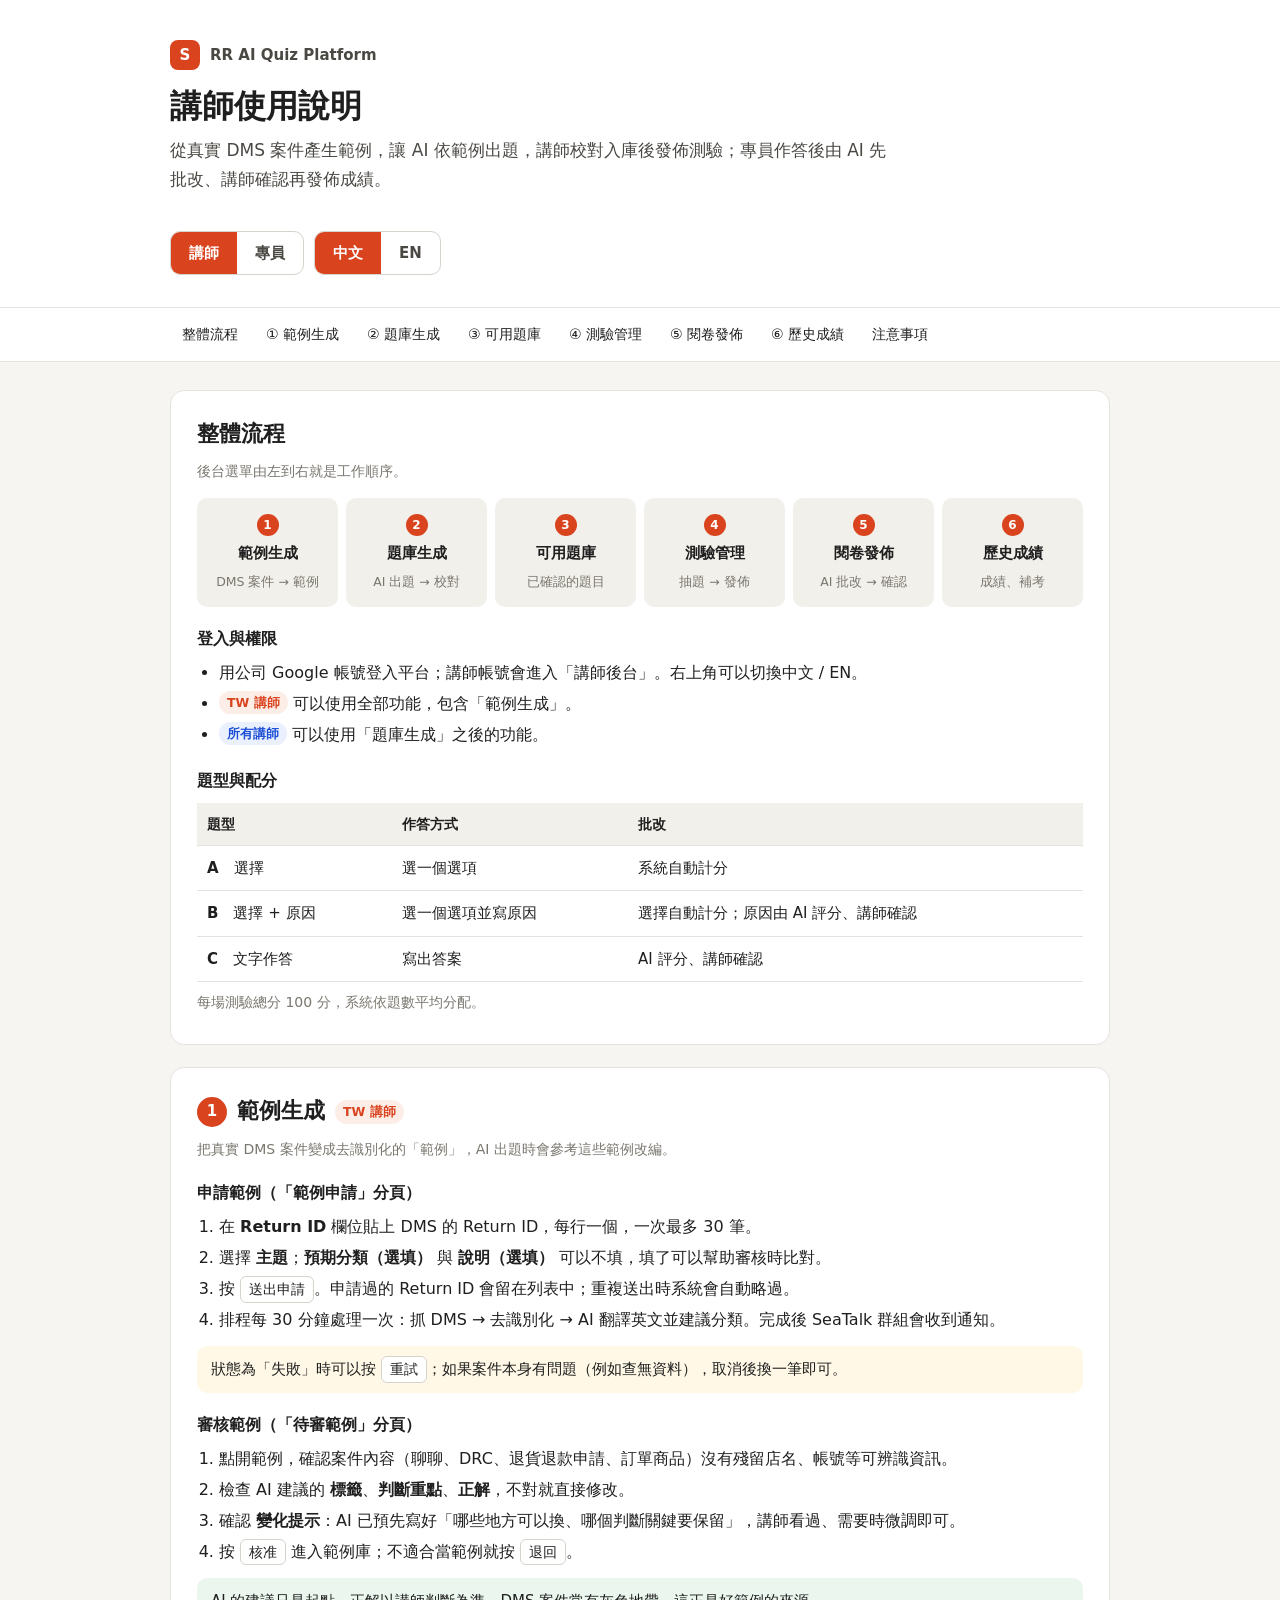
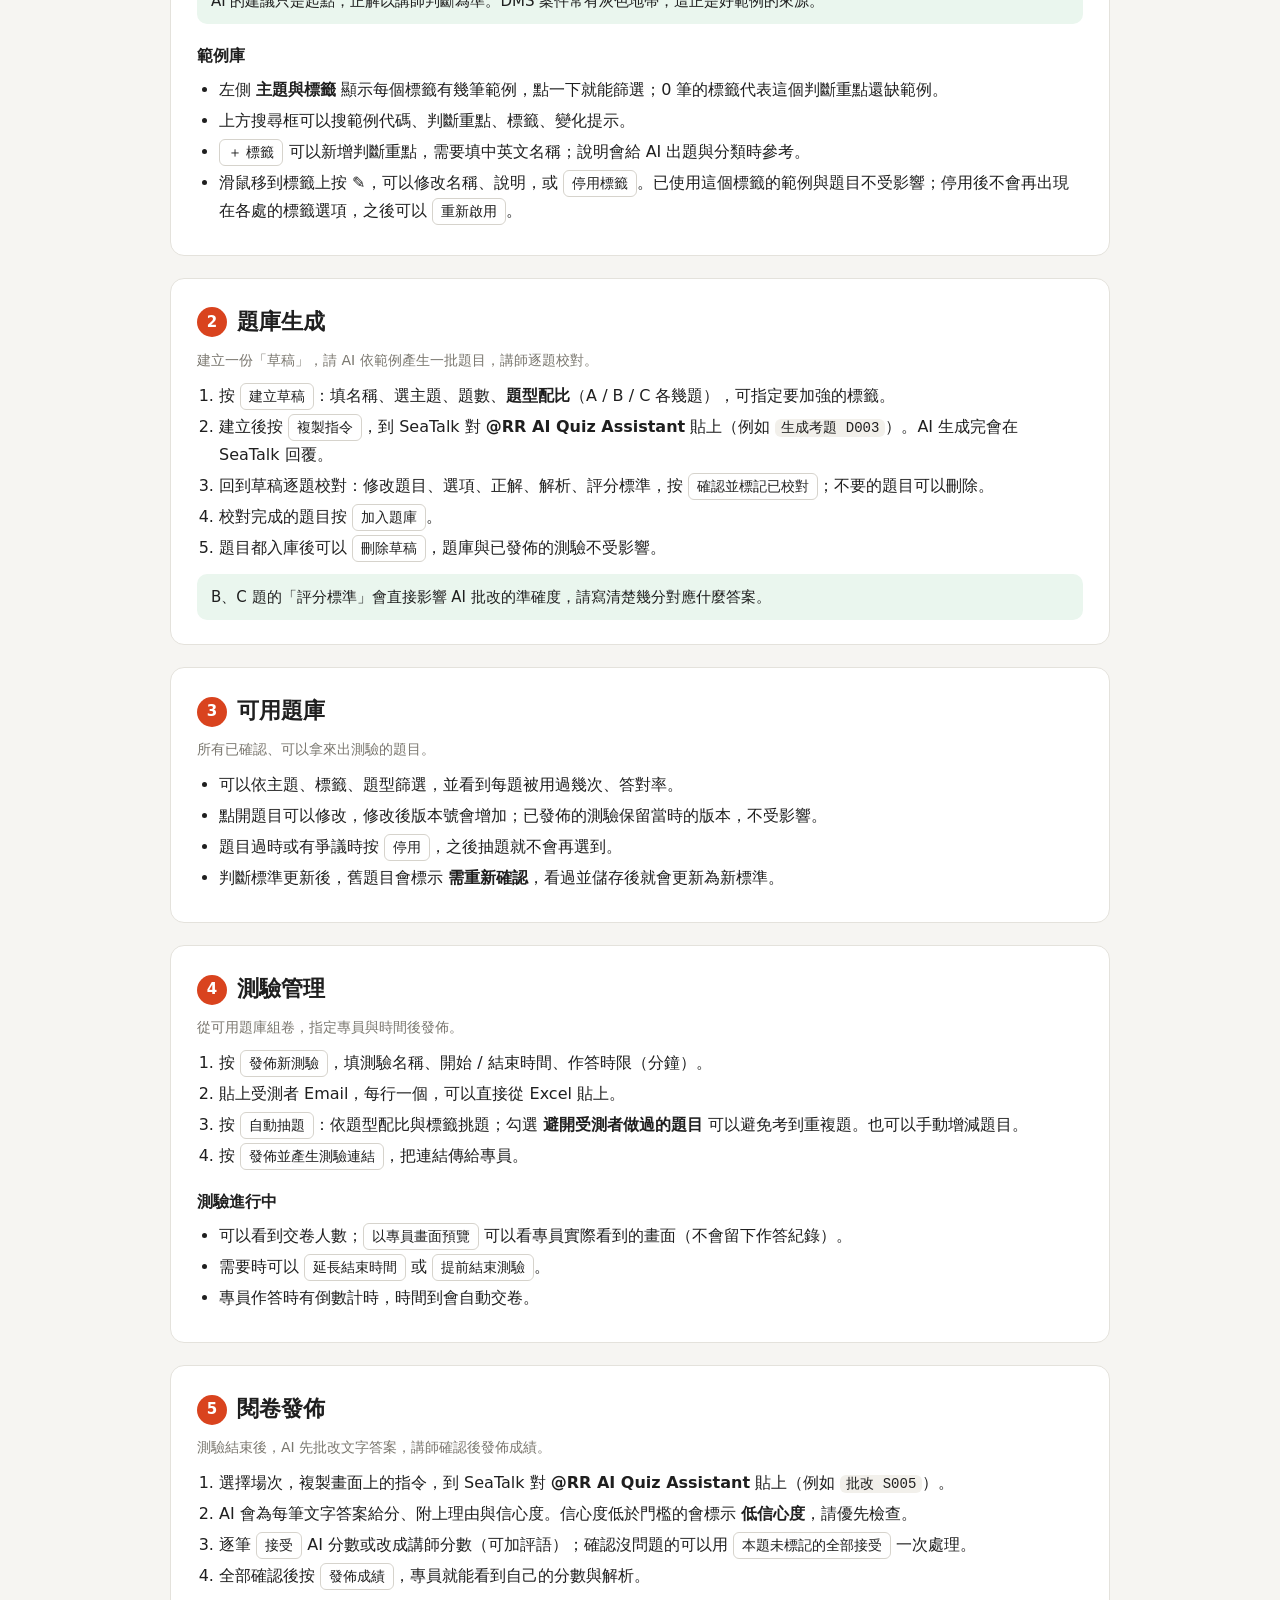
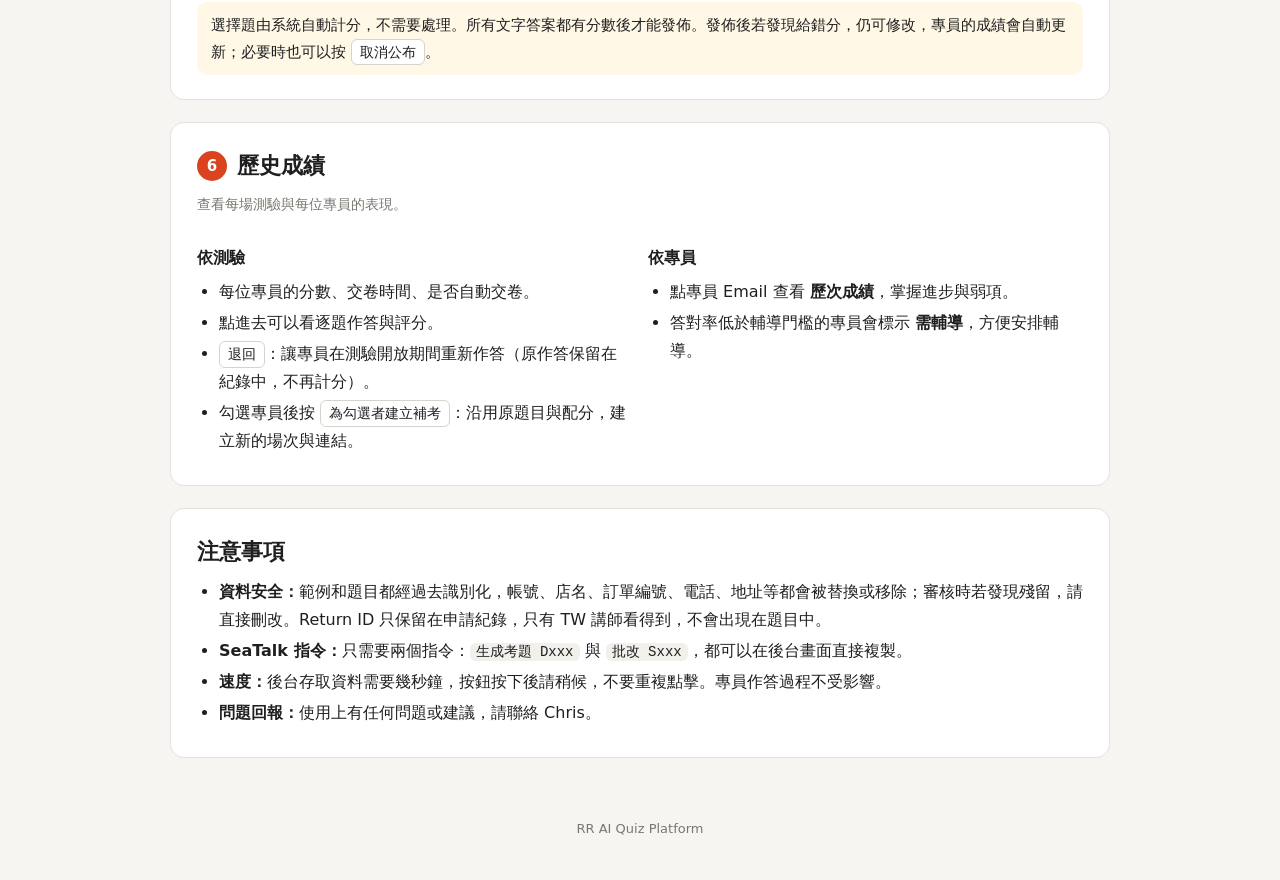
<file: v1/guide.html>
<!doctype html>
<html lang="zh-Hant">
<head>
<meta charset="utf-8">
<meta name="viewport" content="width=device-width, initial-scale=1">
<title>RR AI Quiz Platform 講師使用說明</title>
<style>
  :root {
    --bg: #F6F5F2; --card: #fff; --ink: #1F1F1F; --muted: #4A4843; --soft: #7A776F;
    --line: #E4E2DC; --chip: #F2F0EB; --brand: #D9431E; --brand-soft: #FDEDE7;
    --ok: #15803D; --ok-bg: #EAF6EE; --info: #1D4ED8; --info-bg: #EAF0FD; --warn: #92400E; --warn-bg: #FFF8E6;
  }
  * { box-sizing: border-box; }
  body { margin: 0; background: var(--bg); color: var(--ink); font: 16px/1.75 'Noto Sans TC', system-ui, -apple-system, 'Segoe UI', sans-serif; }
  header { background: var(--card); border-bottom: 1px solid var(--line); }
  .wrap { max-width: 980px; margin: 0 auto; padding: 0 20px; }
  .hero { padding-top: 40px; padding-bottom: 32px; }
  .brand { display: flex; align-items: center; gap: 10px; font-weight: 700; color: var(--muted); font-size: 15px; }
  .logo { width: 30px; height: 30px; border-radius: 8px; background: var(--brand); color: #fff; display: grid; place-items: center; font-weight: 800; }
  h1 { font-size: 32px; line-height: 1.3; margin: 16px 0 8px; }
  h2 { font-size: 22px; margin: 0 0 4px; display: flex; align-items: center; gap: 10px; }
  h3 { font-size: 16px; margin: 18px 0 6px; }
  p { margin: 6px 0; }
  .lead { color: var(--muted); font-size: 17px; max-width: 720px; }
  nav.toc { position: sticky; top: 0; z-index: 5; background: rgba(255,255,255,.95); backdrop-filter: blur(6px); border-bottom: 1px solid var(--line); }
  nav.toc .wrap { display: flex; gap: 4px; overflow-x: auto; padding-top: 8px; padding-bottom: 8px; }
  nav.toc a { white-space: nowrap; padding: 6px 12px; border-radius: 8px; color: var(--ink); text-decoration: none; font-size: 14px; }
  nav.toc a:hover { background: var(--chip); }
  main { padding: 28px 0 60px; display: flex; flex-direction: column; gap: 22px; }
  .card { background: var(--card); border: 1px solid var(--line); border-radius: 14px; padding: 24px 26px; }
  .flow { display: grid; grid-template-columns: repeat(6, 1fr); gap: 8px; margin-top: 14px; }
  .flow a { display: block; text-decoration: none; color: var(--ink); background: var(--chip); border-radius: 10px; padding: 12px 10px; text-align: center; position: relative; }
  .flow a:hover { background: var(--brand-soft); }
  .flow b { display: block; font-size: 15px; }
  .flow span { font-size: 12.5px; color: var(--soft); }
  .flow .n { display: inline-grid; place-items: center; width: 22px; height: 22px; border-radius: 50%; background: var(--brand); color: #fff; font-size: 12px; font-weight: 700; margin-bottom: 4px; }
  .step { display: inline-grid; place-items: center; min-width: 30px; height: 30px; border-radius: 50%; background: var(--brand); color: #fff; font-size: 15px; font-weight: 800; }
  .sub { color: var(--soft); font-size: 14px; margin-bottom: 10px; }
  ol, ul { margin: 6px 0; padding-left: 22px; }
  li { margin: 3px 0; }
  .chip { display: inline-block; font-size: 12.5px; font-weight: 700; padding: 1px 8px; border-radius: 999px; vertical-align: 2px; }
  .chip.tw { background: var(--brand-soft); color: var(--brand); }
  .chip.all { background: var(--info-bg); color: var(--info); }
  .tip { background: var(--ok-bg); border-radius: 10px; padding: 10px 14px; margin-top: 12px; font-size: 15px; }
  .note { background: var(--warn-bg); border-radius: 10px; padding: 10px 14px; margin-top: 12px; font-size: 15px; }
  code, kbd { font-family: ui-monospace, Menlo, Consolas, monospace; background: var(--chip); border-radius: 6px; padding: 1px 6px; font-size: 14px; }
  .btnlike { display: inline-block; border: 1px solid #D6D3CC; border-radius: 6px; padding: 0 8px; font-size: 14px; background: #fff; white-space: nowrap; }
  table { width: 100%; border-collapse: collapse; margin-top: 8px; font-size: 15px; }
  th, td { text-align: left; padding: 9px 10px; border-bottom: 1px solid var(--line); vertical-align: top; }
  th { background: var(--chip); font-size: 14px; }
  .two { display: grid; grid-template-columns: 1fr 1fr; gap: 16px; }
  footer { color: var(--soft); font-size: 13px; text-align: center; padding: 0 0 40px; }
  .switch { display: inline-flex; border: 1px solid #D6D3CC; border-radius: 10px; overflow: hidden; background: #fff; margin-top: 18px; }
  .switch button { border: 0; background: transparent; padding: 8px 18px; font: inherit; font-size: 15px; font-weight: 700; color: var(--muted); cursor: pointer; }
  .switch button[aria-pressed="true"] { background: var(--brand); color: #fff; }
  [data-view][hidden] { display: none !important; }
  .chip.agent { background: var(--ok-bg); color: var(--ok); }
  section.card { scroll-margin-top: 64px; }
  .foot { color: var(--soft); font-size: 14px; margin-top: 8px; }
  ul.gap { margin-top: 10px; }
  .zh { color: var(--soft); font-size: 14px; }
  @media (max-width: 760px) {
    h1 { font-size: 26px; }
    .flow { grid-template-columns: repeat(2, 1fr); }
    .two { grid-template-columns: 1fr; }
    .card { padding: 18px; }
  }
  @media print { nav.toc { display: none; } body { background: #fff; } .card { break-inside: avoid; } }
  .switches { display: flex; flex-wrap: wrap; gap: 10px; margin-top: 18px; }
</style>

</head>
<body>
<header>
  <div class="wrap hero">
    <div class="brand"><span class="logo">S</span>RR AI Quiz Platform</div>
    <div data-view="trainer" data-lang="zh"><h1>講師使用說明</h1><p class="lead">從真實 DMS 案件產生範例，讓 AI 依範例出題，講師校對入庫後發佈測驗；專員作答後由 AI 先批改、講師確認再發佈成績。</p></div><div data-view="trainer" data-lang="en" hidden><h1>Trainer Guide</h1><p class="lead">Turn real DMS cases into samples, let the AI write questions from them, review and publish quizzes. After agents answer, the AI grades first and trainers confirm before releasing results.</p></div><div data-view="agent" data-lang="zh" hidden><h1>專員作答說明</h1><p class="lead">如何登入、作答與查看成績。講師會提供測驗連結給你。</p></div><div data-view="agent" data-lang="en" hidden><h1>Agent Guide</h1><p class="lead">How to sign in, take a quiz and check your results. Your trainer will send you a quiz link.</p></div>
    <div class="switches">
      <div class="switch" role="group" aria-label="說明對象 / Guide for">
        <button type="button" data-to-view="trainer" aria-pressed="true"><span data-l="zh">講師</span><span data-l="en" hidden>Trainer</span></button>
        <button type="button" data-to-view="agent" aria-pressed="false"><span data-l="zh">專員</span><span data-l="en" hidden>Agent</span></button>
      </div>
      <div class="switch" role="group" aria-label="語言 / Language">
        <button type="button" data-to-lang="zh" aria-pressed="true">中文</button>
        <button type="button" data-to-lang="en" aria-pressed="false">EN</button>
      </div>
    </div>
  </div>
</header>
<nav class="toc"><div class="wrap" data-view="trainer" data-lang="zh"><a href="#t-overview">整體流程</a><a href="#t1">① 範例生成</a><a href="#t2">② 題庫生成</a><a href="#t3">③ 可用題庫</a><a href="#t4">④ 測驗管理</a><a href="#t5">⑤ 閱卷發佈</a><a href="#t6">⑥ 歷史成績</a><a href="#t-faq">注意事項</a></div><div class="wrap" data-view="trainer" data-lang="en" hidden><a href="#t-overview">Workflow</a><a href="#t1">① Samples</a><a href="#t2">② Generate</a><a href="#t3">③ Bank</a><a href="#t4">④ Quizzes</a><a href="#t5">⑤ Grading</a><a href="#t6">⑥ History</a><a href="#t-faq">Good to know</a></div><div class="wrap" data-view="agent" data-lang="zh" hidden><a href="#a-overview">流程總覽</a><a href="#a1">① 登入</a><a href="#a2">② 開始作答</a><a href="#a3">③ 閱讀案件</a><a href="#a4">④ 作答</a><a href="#a5">⑤ 交卷</a><a href="#a6">⑥ 查看成績</a><a href="#a-help">遇到問題</a></div><div class="wrap" data-view="agent" data-lang="en" hidden><a href="#a-overview">Overview</a><a href="#a1">① Sign in</a><a href="#a2">② Start</a><a href="#a3">③ Read the case</a><a href="#a4">④ Answer</a><a href="#a5">⑤ Submit</a><a href="#a6">⑥ Results</a><a href="#a-help">Help</a></div></nav>
<div class="wrap"><main data-view="trainer" data-lang="zh">
<section class="card" id="t-overview">
  <h2>整體流程</h2>
  <p class="sub">後台選單由左到右就是工作順序。</p>
  <div class="flow"><a href="#t1"><span class="n">1</span><b>範例生成</b><span>DMS 案件 → 範例</span></a><a href="#t2"><span class="n">2</span><b>題庫生成</b><span>AI 出題 → 校對</span></a><a href="#t3"><span class="n">3</span><b>可用題庫</b><span>已確認的題目</span></a><a href="#t4"><span class="n">4</span><b>測驗管理</b><span>抽題 → 發佈</span></a><a href="#t5"><span class="n">5</span><b>閱卷發佈</b><span>AI 批改 → 確認</span></a><a href="#t6"><span class="n">6</span><b>歷史成績</b><span>成績、補考</span></a></div>
  <h3>登入與權限</h3>
  <ul>
    <li>用公司 Google 帳號登入平台；講師帳號會進入「講師後台」。右上角可以切換中文 / EN。</li>
    <li><span class="chip tw">TW 講師</span> 可以使用全部功能，包含「範例生成」。</li>
    <li><span class="chip all">所有講師</span> 可以使用「題庫生成」之後的功能。</li>
  </ul>
  <h3>題型與配分</h3>
  <table>
    <tr><th>題型</th><th>作答方式</th><th>批改</th></tr>
    <tr><td><b>A</b>　選擇</td><td>選一個選項</td><td>系統自動計分</td></tr>
    <tr><td><b>B</b>　選擇 + 原因</td><td>選一個選項並寫原因</td><td>選擇自動計分；原因由 AI 評分、講師確認</td></tr>
    <tr><td><b>C</b>　文字作答</td><td>寫出答案</td><td>AI 評分、講師確認</td></tr>
  </table>
  <p class="foot">每場測驗總分 100 分，系統依題數平均分配。</p>
</section>

<section class="card" id="t1">
  <h2><span class="step">1</span>範例生成 <span class="chip tw">TW 講師</span></h2>
  <p class="sub">把真實 DMS 案件變成去識別化的「範例」，AI 出題時會參考這些範例改編。</p>
  <h3>申請範例（「範例申請」分頁）</h3>
  <ol>
    <li>在 <b>Return ID</b> 欄位貼上 DMS 的 Return ID，每行一個，一次最多 30 筆。</li>
    <li>選擇 <b>主題</b>；<b>預期分類（選填）</b> 與 <b>說明（選填）</b> 可以不填，填了可以幫助審核時比對。</li>
    <li>按 <span class="btnlike">送出申請</span>。申請過的 Return ID 會留在列表中；重複送出時系統會自動略過。</li>
    <li>排程每 30 分鐘處理一次：抓 DMS → 去識別化 → AI 翻譯英文並建議分類。完成後 SeaTalk 群組會收到通知。</li>
  </ol>
  <div class="note">狀態為「失敗」時可以按 <span class="btnlike">重試</span>；如果案件本身有問題（例如查無資料），取消後換一筆即可。</div>
  <h3>審核範例（「待審範例」分頁）</h3>
  <ol>
    <li>點開範例，確認案件內容（聊聊、DRC、退貨退款申請、訂單商品）沒有殘留店名、帳號等可辨識資訊。</li>
    <li>檢查 AI 建議的 <b>標籤</b>、<b>判斷重點</b>、<b>正解</b>，不對就直接修改。</li>
    <li>確認 <b>變化提示</b>：AI 已預先寫好「哪些地方可以換、哪個判斷關鍵要保留」，講師看過、需要時微調即可。</li>
    <li>按 <span class="btnlike">核准</span> 進入範例庫；不適合當範例就按 <span class="btnlike">退回</span>。</li>
  </ol>
  <div class="tip">AI 的建議只是起點，正解以講師判斷為準。DMS 案件常有灰色地帶，這正是好範例的來源。</div>
  <h3>範例庫</h3>
  <ul>
    <li>左側 <b>主題與標籤</b> 顯示每個標籤有幾筆範例，點一下就能篩選；0 筆的標籤代表這個判斷重點還缺範例。</li>
    <li>上方搜尋框可以搜範例代碼、判斷重點、標籤、變化提示。</li>
    <li><span class="btnlike">＋ 標籤</span> 可以新增判斷重點，需要填中英文名稱；說明會給 AI 出題與分類時參考。</li>
    <li>滑鼠移到標籤上按 <b>✎</b>，可以修改名稱、說明，或 <span class="btnlike">停用標籤</span>。已使用這個標籤的範例與題目不受影響；停用後不會再出現在各處的標籤選項，之後可以 <span class="btnlike">重新啟用</span>。</li>
  </ul>
</section>

<section class="card" id="t2">
  <h2><span class="step">2</span>題庫生成</h2>
  <p class="sub">建立一份「草稿」，請 AI 依範例產生一批題目，講師逐題校對。</p>
  <ol>
    <li>按 <span class="btnlike">建立草稿</span>：填名稱、選主題、題數、<b>題型配比</b>（A / B / C 各幾題），可指定要加強的標籤。</li>
    <li>建立後按 <span class="btnlike">複製指令</span>，到 SeaTalk 對 <b>@RR AI Quiz Assistant</b> 貼上（例如 <code>生成考題 D003</code>）。AI 生成完會在 SeaTalk 回覆。</li>
    <li>回到草稿逐題校對：修改題目、選項、正解、解析、評分標準，按 <span class="btnlike">確認並標記已校對</span>；不要的題目可以刪除。</li>
    <li>校對完成的題目按 <span class="btnlike">加入題庫</span>。</li>
    <li>題目都入庫後可以 <span class="btnlike">刪除草稿</span>，題庫與已發佈的測驗不受影響。</li>
  </ol>
  <div class="tip">B、C 題的「評分標準」會直接影響 AI 批改的準確度，請寫清楚幾分對應什麼答案。</div>
</section>

<section class="card" id="t3">
  <h2><span class="step">3</span>可用題庫</h2>
  <p class="sub">所有已確認、可以拿來出測驗的題目。</p>
  <ul>
    <li>可以依主題、標籤、題型篩選，並看到每題被用過幾次、答對率。</li>
    <li>點開題目可以修改，修改後版本號會增加；已發佈的測驗保留當時的版本，不受影響。</li>
    <li>題目過時或有爭議時按 <span class="btnlike">停用</span>，之後抽題就不會再選到。</li>
    <li>判斷標準更新後，舊題目會標示 <b>需重新確認</b>，看過並儲存後就會更新為新標準。</li>
  </ul>
</section>

<section class="card" id="t4">
  <h2><span class="step">4</span>測驗管理</h2>
  <p class="sub">從可用題庫組卷，指定專員與時間後發佈。</p>
  <ol>
    <li>按 <span class="btnlike">發佈新測驗</span>，填測驗名稱、開始 / 結束時間、作答時限（分鐘）。</li>
    <li>貼上受測者 Email，每行一個，可以直接從 Excel 貼上。</li>
    <li>按 <span class="btnlike">自動抽題</span>：依題型配比與標籤挑題；勾選 <b>避開受測者做過的題目</b> 可以避免考到重複題。也可以手動增減題目。</li>
    <li>按 <span class="btnlike">發佈並產生測驗連結</span>，把連結傳給專員。</li>
  </ol>
  <h3>測驗進行中</h3>
  <ul>
    <li>可以看到交卷人數；<span class="btnlike">以專員畫面預覽</span> 可以看專員實際看到的畫面（不會留下作答紀錄）。</li>
    <li>需要時可以 <span class="btnlike">延長結束時間</span> 或 <span class="btnlike">提前結束測驗</span>。</li>
    <li>專員作答時有倒數計時，時間到會自動交卷。</li>
  </ul>
</section>

<section class="card" id="t5">
  <h2><span class="step">5</span>閱卷發佈</h2>
  <p class="sub">測驗結束後，AI 先批改文字答案，講師確認後發佈成績。</p>
  <ol>
    <li>選擇場次，複製畫面上的指令，到 SeaTalk 對 <b>@RR AI Quiz Assistant</b> 貼上（例如 <code>批改 S005</code>）。</li>
    <li>AI 會為每筆文字答案給分、附上理由與信心度。信心度低於門檻的會標示 <b>低信心度</b>，請優先檢查。</li>
    <li>逐筆 <span class="btnlike">接受</span> AI 分數或改成講師分數（可加評語）；確認沒問題的可以用 <span class="btnlike">本題未標記的全部接受</span> 一次處理。</li>
    <li>全部確認後按 <span class="btnlike">發佈成績</span>，專員就能看到自己的分數與解析。</li>
  </ol>
  <div class="note">選擇題由系統自動計分，不需要處理。所有文字答案都有分數後才能發佈。發佈後若發現給錯分，仍可修改，專員的成績會自動更新；必要時也可以按 <span class="btnlike">取消公布</span>。</div>
</section>

<section class="card" id="t6">
  <h2><span class="step">6</span>歷史成績</h2>
  <p class="sub">查看每場測驗與每位專員的表現。</p>
  <div class="two">
    <div>
      <h3>依測驗</h3>
      <ul>
        <li>每位專員的分數、交卷時間、是否自動交卷。</li>
        <li>點進去可以看逐題作答與評分。</li>
        <li><span class="btnlike">退回</span>：讓專員在測驗開放期間重新作答（原作答保留在紀錄中，不再計分）。</li>
        <li>勾選專員後按 <span class="btnlike">為勾選者建立補考</span>：沿用原題目與配分，建立新的場次與連結。</li>
      </ul>
    </div>
    <div>
      <h3>依專員</h3>
      <ul>
        <li>點專員 Email 查看 <b>歷次成績</b>，掌握進步與弱項。</li>
        <li>答對率低於輔導門檻的專員會標示 <b>需輔導</b>，方便安排輔導。</li>
      </ul>
    </div>
  </div>
</section>

<section class="card" id="t-faq">
  <h2>注意事項</h2>
  <ul>
    <li><b>資料安全：</b>範例和題目都經過去識別化，帳號、店名、訂單編號、電話、地址等都會被替換或移除；審核時若發現殘留，請直接刪改。Return ID 只保留在申請紀錄，只有 TW 講師看得到，不會出現在題目中。</li>
    <li><b>SeaTalk 指令：</b>只需要兩個指令：<code>生成考題 Dxxx</code> 與 <code>批改 Sxxx</code>，都可以在後台畫面直接複製。</li>
    <li><b>速度：</b>後台存取資料需要幾秒鐘，按鈕按下後請稍候，不要重複點擊。專員作答過程不受影響。</li>
    <li><b>問題回報：</b>使用上有任何問題或建議，請聯絡 Chris。</li>
  </ul>
</section>
</main></div><div class="wrap"><main data-view="trainer" data-lang="en" hidden>
<section class="card" id="t-overview">
  <h2>Workflow</h2>
  <p class="sub">The console menu runs left to right in the order you work.</p>
  <div class="flow"><a href="#t1"><span class="n">1</span><b>Samples</b><span>DMS case → sample</span></a><a href="#t2"><span class="n">2</span><b>Generate</b><span>AI drafts → review</span></a><a href="#t3"><span class="n">3</span><b>Bank</b><span>Approved questions</span></a><a href="#t4"><span class="n">4</span><b>Quizzes</b><span>Pick → publish</span></a><a href="#t5"><span class="n">5</span><b>Grading</b><span>AI grades → confirm</span></a><a href="#t6"><span class="n">6</span><b>History</b><span>Results, makeups</span></a></div>
  <h3>Sign-in and access</h3>
  <ul>
    <li>Sign in with your company Google account; trainer accounts open the <b>Trainer Console</b>. Use 中文 / EN at the top right to switch the language.</li>
    <li><span class="chip tw">TW trainers</span> can use every feature, including <b>Samples</b>.</li>
    <li><span class="chip all">All trainers</span> can use everything from <b>Generate</b> onward.</li>
  </ul>
  <h3>Question types and points</h3>
  <table>
    <tr><th>Type</th><th>How agents answer</th><th>Grading</th></tr>
    <tr><td><b>A</b>　Choice</td><td>Pick one option</td><td>Scored automatically</td></tr>
    <tr><td><b>B</b>　Choice + reason</td><td>Pick an option and explain why</td><td>Choice scored automatically; the reason is scored by AI and confirmed by a trainer</td></tr>
    <tr><td><b>C</b>　Written</td><td>Type an answer</td><td>Scored by AI and confirmed by a trainer</td></tr>
  </table>
  <p class="foot">Every quiz is worth 100 points, split evenly across its questions.</p>
</section>

<section class="card" id="t1">
  <h2><span class="step">1</span>Sample Builder <span class="chip tw">TW trainers</span></h2>
  <p class="sub">Turn real DMS cases into de-identified <b>samples</b>. The AI adapts these samples when it writes questions.</p>
  <h3>Request samples (<b>Requests</b> tab)</h3>
  <ol>
    <li>Paste DMS Return IDs into <b>Return IDs</b>, one per line, up to 30 at a time.</li>
    <li>Choose the <b>Topic</b>. <b>Expected tags (optional)</b> and <b>Note (optional)</b> help you compare during review.</li>
    <li>Press <span class="btnlike">Submit</span>. Requested Return IDs stay in the list, and duplicates are skipped automatically.</li>
    <li>A scheduled job runs every 30 minutes: fetch from DMS → de-identify → AI translates to English and suggests tags. The SeaTalk group gets a notice when it finishes.</li>
  </ol>
  <div class="note">If a request shows <b>Failed</b>, press <span class="btnlike">Retry</span>. If the case itself is the problem (for example, not found), cancel it and request another one.</div>
  <h3>Review samples (<b>Pending review</b> tab)</h3>
  <ol>
    <li>Open a sample and check the case (chat, DRC, return / refund request, order items) for any leftover shop names or usernames.</li>
    <li>Check the AI-suggested <b>tags</b>, <b>key point</b> and <b>answer</b>, and edit anything that is wrong.</li>
    <li>Check the <b>Variation hint</b>: the AI pre-fills what can be changed and which deciding factor must stay. Adjust it if needed.</li>
    <li>Press <span class="btnlike">Approve</span> to add it to the library, or <span class="btnlike">Reject</span> if it is not a good sample.</li>
  </ol>
  <div class="tip">The AI suggestion is only a starting point; the trainer decides the answer. Grey-area DMS cases make the best samples.</div>
  <h3>Library</h3>
  <ul>
    <li><b>Topics &amp; tags</b> on the left shows how many samples each tag has; click one to filter. A tag with 0 samples still needs examples.</li>
    <li>The search box finds sample IDs, key points, tags and variation hints.</li>
    <li><span class="btnlike">＋ Tag</span> adds a new key point. Enter the Chinese and English names; the description guides the AI when it generates and classifies.</li>
    <li>Hover over a tag and press <b>✎</b> to rename it, change its description, or <span class="btnlike">Disable tag</span>. Samples and questions that use it are not affected; a disabled tag no longer appears in tag options and can be turned back on with <span class="btnlike">Enable again</span>.</li>
  </ul>
</section>

<section class="card" id="t2">
  <h2><span class="step">2</span>Question Builder</h2>
  <p class="sub">Create a <b>draft</b>, let the AI write a batch of questions from the samples, then review them one by one.</p>
  <ol>
    <li>Press <span class="btnlike">New draft</span>: enter a name, choose the topic, the number of questions and the <b>Type mix</b> (how many A / B / C). You can pick tags to focus on.</li>
    <li>Press <span class="btnlike">Copy command</span> and send it to <b>@RR AI Quiz Assistant</b> in SeaTalk (for example <code>生成考題 D003</code>). The assistant replies when it is done.</li>
    <li>Review each question: edit the prompt, options, answer, explanation and rubric, then press <span class="btnlike">Confirm &amp; mark reviewed</span>. Delete questions you do not want.</li>
    <li>Press <span class="btnlike">Add to bank</span> for the reviewed questions.</li>
    <li>Once everything is in the bank you can <span class="btnlike">Delete draft</span>. The bank and published quizzes are not affected.</li>
  </ol>
  <div class="tip">The rubric for B and C questions directly affects how accurately the AI grades. Spell out which answers earn which points.</div>
</section>

<section class="card" id="t3">
  <h2><span class="step">3</span>Question Bank</h2>
  <p class="sub">Every approved question that can be used in a quiz.</p>
  <ul>
    <li>Filter by topic, tag and type, and see how many times each question has been used and its correct rate.</li>
    <li>Open a question to edit it; its version number goes up. Published quizzes keep the version they used.</li>
    <li>Press <span class="btnlike">Retire</span> for outdated or disputed questions so they are no longer picked.</li>
    <li>When the judgment criteria change, older questions are marked <b>Re-check</b>. Review and save them to bring them up to date.</li>
  </ul>
</section>

<section class="card" id="t4">
  <h2><span class="step">4</span>Quiz Management</h2>
  <p class="sub">Build a quiz from the bank, assign agents and a time window, then publish.</p>
  <ol>
    <li>Press <span class="btnlike">Publish a quiz</span>. Enter the title, start / end time and time limit (minutes).</li>
    <li>Paste the assignees’ emails, one per line (you can paste straight from Excel).</li>
    <li>Press <span class="btnlike">Auto-pick</span> to choose questions by type mix and tags. Tick <b>Avoid questions assignees have taken</b> to prevent repeats. You can also add or remove questions by hand.</li>
    <li>Press <span class="btnlike">Publish and create link</span> and send the link to the agents.</li>
  </ol>
  <h3>While the quiz is running</h3>
  <ul>
    <li>See how many agents have submitted. <span class="btnlike">Preview as agent</span> shows exactly what agents see (nothing is recorded).</li>
    <li>If needed, use <span class="btnlike">Extend end time</span> or <span class="btnlike">End quiz now</span>.</li>
    <li>Agents see a countdown, and answers are submitted automatically when time runs out.</li>
  </ul>
</section>

<section class="card" id="t5">
  <h2><span class="step">5</span>Grading &amp; Release</h2>
  <p class="sub">After the quiz ends, the AI grades written answers first; trainers confirm, then release results.</p>
  <ol>
    <li>Choose the quiz, copy the command on screen and send it to <b>@RR AI Quiz Assistant</b> in SeaTalk (for example <code>批改 S005</code>).</li>
    <li>The AI scores each written answer with a reason and a confidence level. Answers below the threshold are flagged <b>Low confidence</b>; check those first.</li>
    <li><span class="btnlike">Accept</span> the AI score or enter your own (with an optional comment). Use <span class="btnlike">Accept all unflagged in this question</span> for the rest.</li>
    <li>When everything is confirmed, press <span class="btnlike">Release results</span>. Agents can then see their scores and the explanations.</li>
  </ol>
  <div class="note">Choice answers are scored automatically. Results can be released only after every written answer has a score. If you find a mistake after release you can still change the score, and the agent’s result updates automatically; you can also press <span class="btnlike">Withdraw results</span>.</div>
</section>

<section class="card" id="t6">
  <h2><span class="step">6</span>Results History</h2>
  <p class="sub">See how each quiz and each agent performed.</p>
  <div class="two">
    <div>
      <h3>By quiz</h3>
      <ul>
        <li>Each agent’s score, submit time, and whether it was auto-submitted.</li>
        <li>Open an attempt to see every answer and its score.</li>
        <li><span class="btnlike">Return</span>: let the agent answer again while the quiz is open (the original attempt is kept on record but no longer scored).</li>
        <li>Tick agents and press <span class="btnlike">Makeup for selected</span> to create a new quiz and link with the same questions and points.</li>
      </ul>
    </div>
    <div>
      <h3>By agent</h3>
      <ul>
        <li>Click an agent’s email to open their <b>History</b> and track progress and weak spots.</li>
        <li>Agents below the coaching threshold are marked <b>Needs coaching</b>.</li>
      </ul>
    </div>
  </div>
</section>

<section class="card" id="t-faq">
  <h2>Good to know</h2>
  <ul>
    <li><b>Data protection:</b> samples and questions are de-identified: usernames, shop names, order numbers, phone numbers and addresses are replaced or removed. If you spot anything left over during review, edit it out. Return IDs stay only in the request list, visible to TW trainers, and never appear in questions.</li>
    <li><b>SeaTalk commands:</b> there are only two, <code>生成考題 Dxxx</code> and <code>批改 Sxxx</code>, and both can be copied from the console.</li>
    <li><b>Speed:</b> the console takes a few seconds to load data. Wait after pressing a button instead of clicking again. Agents’ answering is not affected.</li>
    <li><b>Questions or feedback:</b> contact Chris.</li>
  </ul>
</section>
</main></div><div class="wrap"><main data-view="agent" data-lang="zh" hidden>
<section class="card" id="a-overview">
  <h2>流程總覽</h2>
  <p class="sub">從收到連結到查看成績，共六個步驟。</p>
  <div class="flow"><a href="#a1"><span class="n">1</span><b>登入</b><span>公司 Google 帳號</span></a><a href="#a2"><span class="n">2</span><b>開始作答</b><span>開始計時</span></a><a href="#a3"><span class="n">3</span><b>閱讀案件</b><span>看清楚案件</span></a><a href="#a4"><span class="n">4</span><b>作答</b><span>選擇 / 文字</span></a><a href="#a5"><span class="n">5</span><b>交卷</b><span>確定交卷</span></a><a href="#a6"><span class="n">6</span><b>查看成績</b><span>分數與解析</span></a></div>
  <div class="tip">請用電腦作答，不要用手機；使用一般（非無痕）瀏覽器視窗，開始前確認網路穩定。</div>
</section>

<section class="card" id="a1">
  <h2><span class="step">1</span>登入</h2>
  <ol>
    <li>打開講師提供的測驗連結。</li>
    <li>用<b>公司 Google 帳號</b>（@shopeemobile-external.com）登入。</li>
    <li>進入 <b>我的測驗</b>，會列出指派給你的所有測驗，以及測驗期間、作答時限和題數。</li>
    <li>右上角的 <b>中文 / EN</b> 可以切換語言。</li>
  </ol>
  <div class="note">如果畫面顯示 <b>目前沒有指派給你的測驗</b>，請確認登入的帳號是否正確，再聯絡講師。</div>
</section>

<section class="card" id="a2">
  <h2><span class="step">2</span>開始作答</h2>
  <ul>
    <li>只有在 <b>測驗期間</b> 內才能開始；還沒開放時，畫面會顯示開放時間。</li>
    <li>閱讀 <b>開始前請注意</b>，再按 <span class="btnlike">開始作答</span>。</li>
    <li>計時會立即開始，<b>無法暫停</b>；剩餘時間會一直顯示在畫面上方。</li>
  </ul>
</section>

<section class="card" id="a3">
  <h2><span class="step">3</span>閱讀案件</h2>
  <p class="sub">每一題都是一筆退貨退款案件。</p>
  <table>
    <tr><th>區塊</th><th>內容</th></tr>
    <tr><td><b>買家與賣家</b></td><td>帳號與 ID（虛構，不是真實人物）</td></tr>
    <tr><td><b>訂單商品</b></td><td>訂購的商品，以及付款和物流時間軸</td></tr>
    <tr><td><b>聊聊</b></td><td>買家與賣家之間的對話</td></tr>
    <tr><td><b>DRC</b></td><td>各方與蝦皮之間的溝通，<b>不是</b>買賣雙方的對話。</td></tr>
    <tr><td><b>退貨退款申請</b></td><td>方案、金額、原因、備註與申退商品。<b>折抵（折價券 / 蝦幣）</b>是從金額中扣掉的折扣。</td></tr>
  </table>
  <div class="tip">請把聊聊從頭看到最後再判斷，並依受訓時學到的判斷標準作答。</div>
</section>

<section class="card" id="a4">
  <h2><span class="step">4</span>作答</h2>
  <table>
    <tr><th>題型</th><th>作答方式</th></tr>
    <tr><td><b>選擇</b></td><td>選一個選項。</td></tr>
    <tr><td><b>選擇 + 原因</b></td><td>選一個選項，再寫下你的判斷原因；原因也會計分。</td></tr>
    <tr><td><b>文字作答</b></td><td>寫出你的答案。</td></tr>
  </table>
  <ul class="gap">
    <li>每題旁邊會顯示配分，整份測驗共 100 分。</li>
    <li>寫原因或文字答案時，請說明是<b>案件中的哪個內容</b>讓你這樣判斷（例如哪一則聊聊）。可以用英文作答，文法與拼字不扣分。</li>
    <li>交卷前可以回到任何一題修改答案；畫面上方會顯示 <b>已作答</b> 題數。</li>
    <li>答案會暫存在這個瀏覽器。作答期間請不要關閉頁面、換電腦或清除瀏覽器資料。</li>
  </ul>
</section>

<section class="card" id="a5">
  <h2><span class="step">5</span>交卷</h2>
  <ol>
    <li>按 <span class="btnlike">交卷</span>，確認畫面會顯示還有幾題沒作答。</li>
    <li>按 <span class="btnlike">確定交卷</span>。交卷後就不能再修改答案。</li>
  </ol>
  <ul>
    <li>剩下 <b>5 分鐘</b> 和 <b>1 分鐘</b> 時會跳出提醒。</li>
    <li>時間到，或講師提前結束測驗時，系統會<b>自動交卷</b>。</li>
    <li>如果因為網路問題交卷失敗，頁面會每 15 秒自動重試；請保持頁面開啟，直到看到 <b>已交卷</b>。</li>
  </ul>
</section>

<section class="card" id="a6">
  <h2><span class="step">6</span>查看成績</h2>
  <ul>
    <li>講師會先確認文字答案的分數，所以交卷後不會馬上看到成績。</li>
    <li>成績公布後，到 <b>我的測驗</b> 按 <span class="btnlike">查看</span>，就能看到分數、答錯的題目與解析。</li>
    <li>講師可能會請你重新作答或參加補考，新的測驗會出現在「我的測驗」。</li>
  </ul>
</section>

<section class="card" id="a-help">
  <h2>遇到問題</h2>
  <ul>
    <li><b>頁面打不開或無法登入：</b>重新整理頁面，確認使用的是公司 Google 帳號，仍無法解決請聯絡講師。</li>
    <li><b>作答中途出狀況</b>（電腦當機、網路斷線）：用同一台電腦重新打開同一個連結，按 <span class="btnlike">繼續作答</span>。計時不會停止，需要更多時間請立刻聯絡講師。</li>
    <li><b>請勿將題目或答案分享</b>給其他專員。</li>
  </ul>
</section>
</main></div><div class="wrap"><main data-view="agent" data-lang="en" hidden>
<section class="card" id="a-overview">
  <h2>Overview</h2>
  <p class="sub">Six steps from the link to your results.</p>
  <div class="flow"><a href="#a1"><span class="n">1</span><b>Sign in</b><span>Company Google</span></a><a href="#a2"><span class="n">2</span><b>Start</b><span>Timer begins</span></a><a href="#a3"><span class="n">3</span><b>Read</b><span>Check the case</span></a><a href="#a4"><span class="n">4</span><b>Answer</b><span>Choice / written</span></a><a href="#a5"><span class="n">5</span><b>Submit</b><span>Finish exam</span></a><a href="#a6"><span class="n">6</span><b>Results</b><span>Score &amp; review</span></a></div>
  <div class="tip">Use a computer, not a phone, and a normal (not incognito) browser window. Make sure your internet connection is stable before you start.</div>
</section>

<section class="card" id="a1">
  <h2><span class="step">1</span>Sign in</h2>
  <ol>
    <li>Open the quiz link from your trainer.</li>
    <li>Sign in with your <b>company Google account</b> (@shopeemobile-external.com).</li>
    <li>You will see <b>My quizzes</b>: every quiz assigned to you, with its exam window, time limit and number of questions.</li>
    <li>Use <b>中文 / EN</b> at the top right to switch the language.</li>
  </ol>
  <div class="note">If you see <b>No quiz assigned to you yet</b>, check that you signed in with the right account, then contact your trainer.</div>
</section>

<section class="card" id="a2">
  <h2><span class="step">2</span>Start the exam</h2>
  <ul>
    <li>You can only start during the <b>Exam window</b>. Before it opens, the page shows when it opens.</li>
    <li>Read <b>Before you start</b>, then press <span class="btnlike">Start exam</span>.</li>
    <li>The timer starts immediately and <b>cannot be paused</b>. The time left is always shown at the top.</li>
  </ul>
</section>

<section class="card" id="a3">
  <h2><span class="step">3</span>Read the case</h2>
  <p class="sub">Each question is based on a return / refund case.</p>
  <table>
    <tr><th>Section</th><th>What it shows</th></tr>
    <tr><td><b>Buyer &amp; seller</b></td><td>Usernames and IDs (made up, not real people)</td></tr>
    <tr><td><b>Order items</b></td><td>What was ordered, plus payment and the logistics timeline</td></tr>
    <tr><td><b>Chat</b></td><td>The conversation between the buyer and the seller</td></tr>
    <tr><td><b>DRC</b></td><td>Each party’s channel with Shopee. It is <b>not</b> a conversation between buyer and seller.</td></tr>
    <tr><td><b>Return / refund request</b></td><td>Solution, amount, reason, remark and requested items. <b>Deduction (voucher / coins)</b> is the discount taken off the amount.</td></tr>
  </table>
  <div class="tip">Read the whole chat to the end before you decide, and judge by the criteria from your training.</div>
</section>

<section class="card" id="a4">
  <h2><span class="step">4</span>Answer</h2>
  <table>
    <tr><th>Type</th><th>How to answer</th></tr>
    <tr><td><b>Choice</b></td><td>Pick one option.</td></tr>
    <tr><td><b>Choice + reason</b></td><td>Pick one option, then explain how you decided. The reason is scored too.</td></tr>
    <tr><td><b>Written</b></td><td>Type your answer.</td></tr>
  </table>
  <ul class="gap">
    <li>The points for each question are shown next to it. The whole exam is worth 100 points.</li>
    <li>For reasons and written answers, say <b>what in the case</b> made you decide (for example, which chat message). English is fine; grammar and spelling are not scored.</li>
    <li>You can go back to any question and change your answer before you finish. The top bar shows <b>Answered</b> so far.</li>
    <li>Answers are saved in this browser. Do not close the page, switch computers or clear your browser while answering.</li>
  </ul>
</section>

<section class="card" id="a5">
  <h2><span class="step">5</span>Submit</h2>
  <ol>
    <li>Press <span class="btnlike">Finish exam</span>. The confirmation shows how many questions are not answered yet.</li>
    <li>Press <span class="btnlike">Submit</span>. You cannot change your answers after submitting.</li>
  </ol>
  <ul>
    <li>You get a warning when <b>5 minutes</b> and <b>1 minute</b> are left.</li>
    <li>When time runs out, or if your trainer ends the quiz early, your answers are <b>submitted automatically</b>.</li>
    <li>If submitting fails because of the network, the page retries every 15 seconds. Keep the page open until you see <b>Submitted</b>.</li>
  </ul>
</section>

<section class="card" id="a6">
  <h2><span class="step">6</span>Results</h2>
  <ul>
    <li>Your trainer reviews written answers first, so results are not shown right away.</li>
    <li>When results are released, open <b>My quizzes</b> and press <span class="btnlike">View</span> to see your score, the questions you missed and the explanations.</li>
    <li>Your trainer may ask you to answer again or take a makeup quiz. It will appear in My quizzes.</li>
  </ul>
</section>

<section class="card" id="a-help">
  <h2>Help</h2>
  <ul>
    <li><b>The page will not load or sign-in fails:</b> refresh the page, check you are using your company Google account, then contact your trainer.</li>
    <li><b>Something went wrong during the exam</b> (computer crashed, lost connection): reopen the same link on the same computer and press <span class="btnlike">Continue</span>. The timer keeps running, so tell your trainer right away if you need more time.</li>
    <li><b>Do not share questions or answers</b> with other agents.</li>
  </ul>
</section>
</main></div>
<footer>RR AI Quiz Platform</footer>
<script>
  // 切換對象（講師 / 專員）與語言（中文 / EN）。
  // 網址可直接指定，例如 #agent-en（專員英文版）、#trainer-zh；舊連結 #agent 預設為專員英文版。
  const state = { view: 'trainer', lang: 'zh' };
  const TITLES = { 'trainer-zh': 'RR AI Quiz Platform 講師使用說明', 'trainer-en': 'RR AI Quiz Platform Trainer Guide', 'agent-zh': 'RR AI Quiz Platform 專員作答說明', 'agent-en': 'RR AI Quiz Platform Agent Guide' };
  function render(scroll) {
    document.querySelectorAll('[data-view][data-lang]').forEach((el) => { el.hidden = !(el.dataset.view === state.view && el.dataset.lang === state.lang); });
    document.querySelectorAll('[data-l]').forEach((el) => { el.hidden = el.dataset.l !== state.lang; });
    document.querySelectorAll('[data-to-view]').forEach((b) => b.setAttribute('aria-pressed', String(b.dataset.toView === state.view)));
    document.querySelectorAll('[data-to-lang]').forEach((b) => b.setAttribute('aria-pressed', String(b.dataset.toLang === state.lang)));
    document.title = TITLES[state.view + '-' + state.lang];
    document.documentElement.lang = state.lang === 'zh' ? 'zh-Hant' : 'en';
    if (scroll) window.scrollTo({ top: 0 });
  }
  function go(patch) { Object.assign(state, patch); history.replaceState(null, '', '#' + state.view + '-' + state.lang); render(true); }
  document.querySelectorAll('[data-to-view]').forEach((b) => b.addEventListener('click', () => go({ view: b.dataset.toView })));
  document.querySelectorAll('[data-to-lang]').forEach((b) => b.addEventListener('click', () => go({ lang: b.dataset.toLang })));
  const m = location.hash.match(/^#(trainer|agent)(?:-(zh|en))?$/);
  if (m) { state.view = m[1]; state.lang = m[2] || (m[1] === 'agent' ? 'en' : 'zh'); }
  else if (/^#a/.test(location.hash)) { state.view = 'agent'; state.lang = 'en'; }
  render(false);
  // 目錄錨點：同一個 id 在四個版本都有，捲動到目前顯示的那一個
  document.querySelectorAll('nav.toc a').forEach((a) => a.addEventListener('click', (e) => {
    e.preventDefault();
    const box = document.querySelector('main[data-view="' + state.view + '"][data-lang="' + state.lang + '"]');
    const el = box && box.querySelector(a.getAttribute('href'));
    if (el) el.scrollIntoView({ behavior: 'smooth', block: 'start' });
  }));
  document.querySelectorAll('main .flow a').forEach((a) => a.addEventListener('click', (e) => {
    e.preventDefault(); const el = a.closest('main').querySelector(a.getAttribute('href')); if (el) el.scrollIntoView({ behavior: 'smooth', block: 'start' });
  }));
</script>
</body>
</html>
</file>
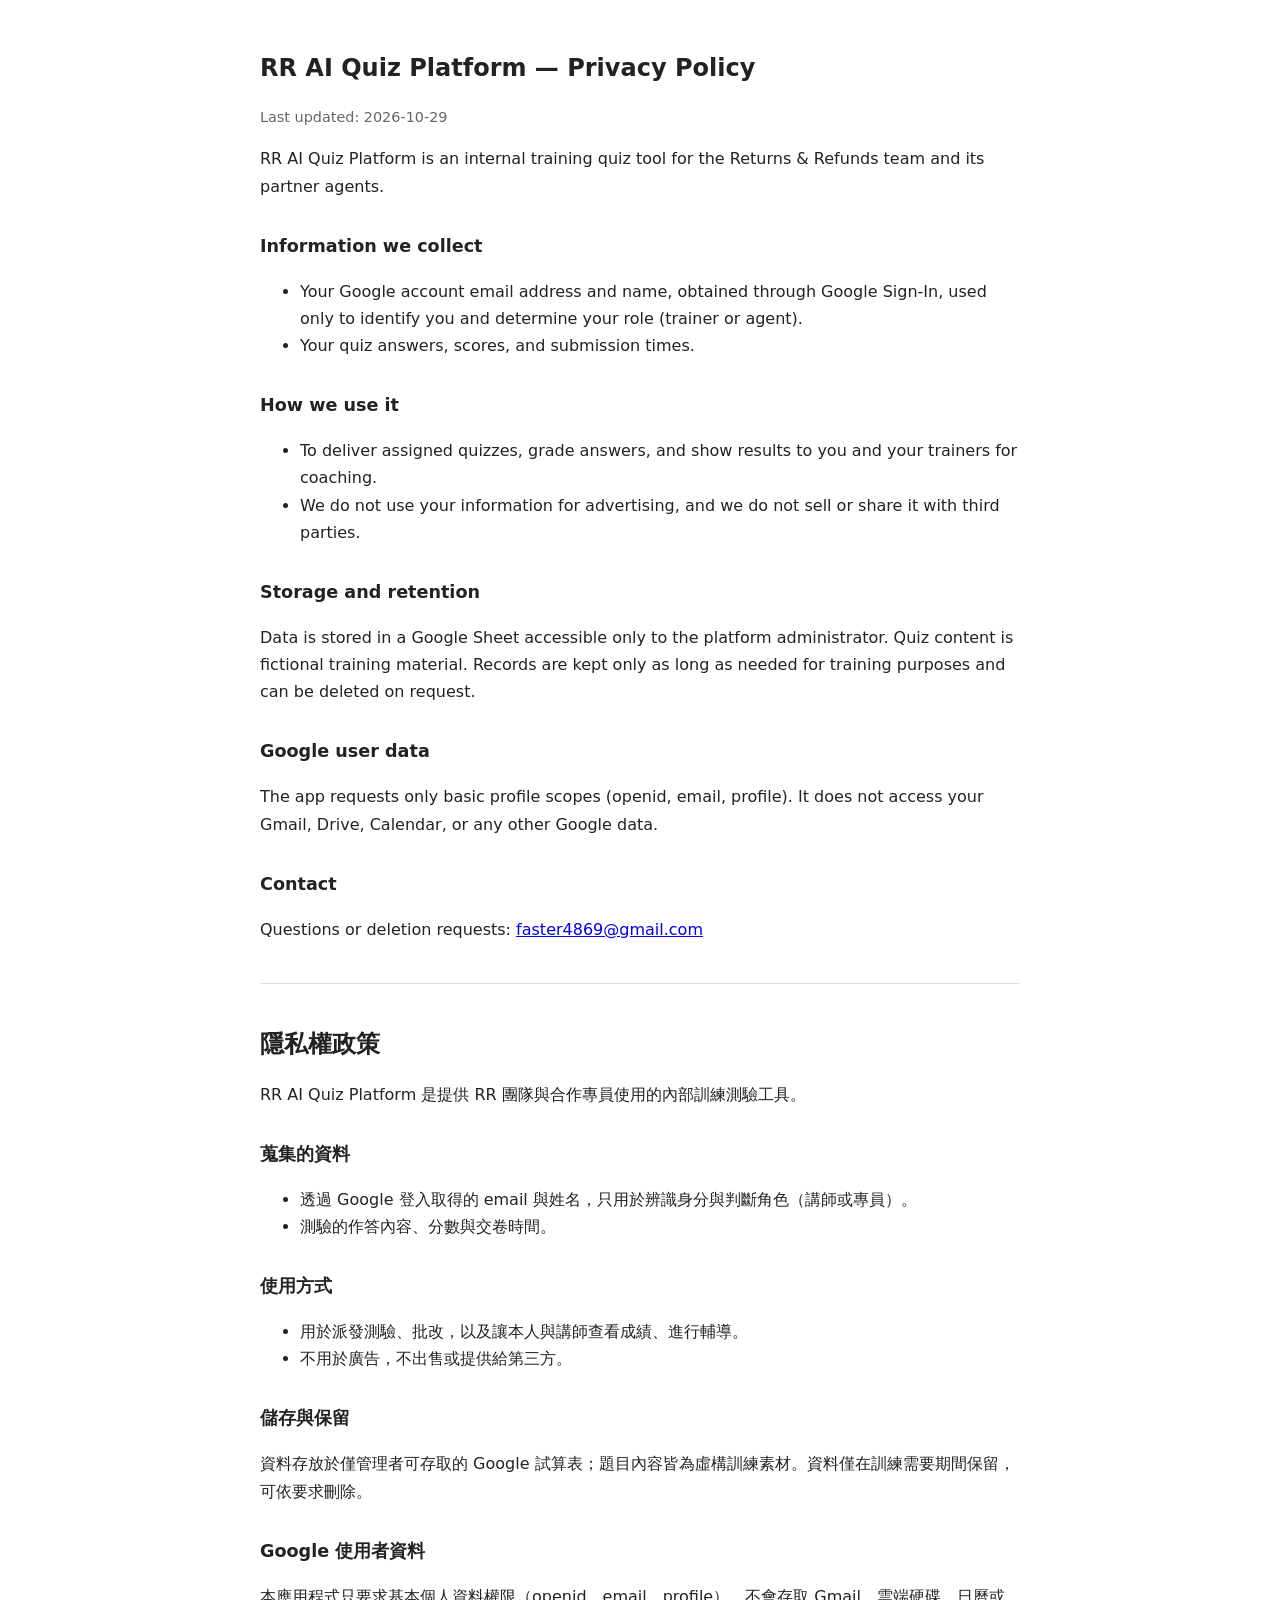
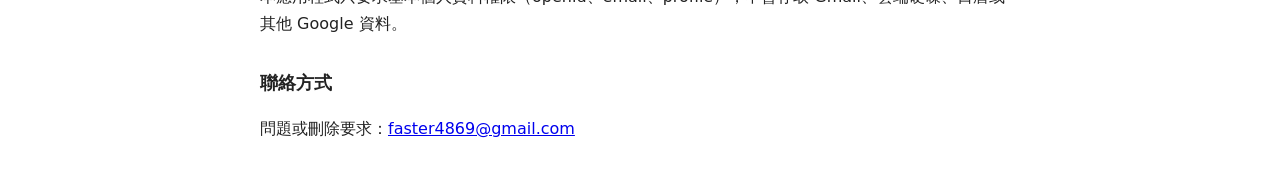
<file: v1/privacy.html>
<!doctype html>
<html lang="zh-Hant">
<head>
<meta charset="utf-8">
<meta name="viewport" content="width=device-width, initial-scale=1">
<title>RR AI Quiz Platform — Privacy Policy</title>
<style>
  body { font-family: system-ui, -apple-system, "Segoe UI", "Noto Sans TC", sans-serif; max-width: 760px; margin: 0 auto; padding: 32px 16px; line-height: 1.7; color: #222; background: #fff; }
  h1 { font-size: 1.5rem; } h2 { font-size: 1.1rem; margin-top: 2rem; }
  hr { margin: 2.5rem 0; border: 0; border-top: 1px solid #ddd; }
  .muted { color: #666; font-size: .9rem; }
</style>
</head>
<body>
<h1>RR AI Quiz Platform — Privacy Policy</h1>
<p class="muted">Last updated: 2026-10-29</p>

<p>RR AI Quiz Platform is an internal training quiz tool for the Returns &amp; Refunds team and its partner agents.</p>

<h2>Information we collect</h2>
<ul>
  <li>Your Google account email address and name, obtained through Google Sign-In, used only to identify you and determine your role (trainer or agent).</li>
  <li>Your quiz answers, scores, and submission times.</li>
</ul>

<h2>How we use it</h2>
<ul>
  <li>To deliver assigned quizzes, grade answers, and show results to you and your trainers for coaching.</li>
  <li>We do not use your information for advertising, and we do not sell or share it with third parties.</li>
</ul>

<h2>Storage and retention</h2>
<p>Data is stored in a Google Sheet accessible only to the platform administrator. Quiz content is fictional training material. Records are kept only as long as needed for training purposes and can be deleted on request.</p>

<h2>Google user data</h2>
<p>The app requests only basic profile scopes (openid, email, profile). It does not access your Gmail, Drive, Calendar, or any other Google data.</p>

<h2>Contact</h2>
<p>Questions or deletion requests: <a href="mailto:faster4869@gmail.com">faster4869@gmail.com</a></p>

<hr>

<h1>隱私權政策</h1>
<p>RR AI Quiz Platform 是提供 RR 團隊與合作專員使用的內部訓練測驗工具。</p>
<h2>蒐集的資料</h2>
<ul>
  <li>透過 Google 登入取得的 email 與姓名，只用於辨識身分與判斷角色（講師或專員）。</li>
  <li>測驗的作答內容、分數與交卷時間。</li>
</ul>
<h2>使用方式</h2>
<ul>
  <li>用於派發測驗、批改，以及讓本人與講師查看成績、進行輔導。</li>
  <li>不用於廣告，不出售或提供給第三方。</li>
</ul>
<h2>儲存與保留</h2>
<p>資料存放於僅管理者可存取的 Google 試算表；題目內容皆為虛構訓練素材。資料僅在訓練需要期間保留，可依要求刪除。</p>
<h2>Google 使用者資料</h2>
<p>本應用程式只要求基本個人資料權限（openid、email、profile），不會存取 Gmail、雲端硬碟、日曆或其他 Google 資料。</p>
<h2>聯絡方式</h2>
<p>問題或刪除要求：<a href="mailto:faster4869@gmail.com">faster4869@gmail.com</a></p>
</body>
</html>
</file>
<file: v1/style.css>
:root {
  --bg: #F6F5F2; --card: #FFFFFF; --ink: #1F1F1F; --muted: #4A4843; --soft: #7A776F;
  --line: #E4E2DC; --line2: #D6D3CC; --chip: #F2F0EB;
  --brand: #D9431E; --link: #C2410C; --brand-soft: #FDEDE7;
  --ok: #15803D; --ok-bg: #EAF6EE; --warn: #92400E; --warn-bg: #FFF8E6; --warn-line: #F5D98B;
  --err: #B91C1C; --err-bg: #FDECEC; --info: #1D4ED8; --info-bg: #EAF0FD;
  --buyer: #F1F0EC; --seller: #FDEDE7;
}
* { box-sizing: border-box; }
html, body { margin: 0; }
body { background: var(--bg); color: var(--ink); font: 15px/1.6 'Noto Sans TC', system-ui, -apple-system, 'Segoe UI', sans-serif; }
a { color: var(--link); text-decoration: none; } a:hover { text-decoration: underline; }
button { font: inherit; cursor: pointer; }
button:disabled { cursor: not-allowed; opacity: .5; }
input, select, textarea { font: inherit; color: inherit; }
h1 { font-size: 22px; margin: 0; }
h2 { font-size: 17px; margin: 0; }
.muted { color: var(--muted); } .soft { color: var(--soft); } .small { font-size: 13px; }
.mono { font-family: ui-monospace, 'SF Mono', Menlo, Consolas, monospace; }

/* buttons */
.btn { height: 38px; padding: 0 16px; border: 1px solid var(--line2); border-radius: 8px; background: #fff; color: var(--ink); white-space: nowrap; }
.btn:hover:not(:disabled) { border-color: var(--muted); }
.btn.primary { background: var(--ink); color: #fff; border-color: var(--ink); font-weight: 700; }
.btn.brand { background: var(--brand); color: #fff; border-color: var(--brand); font-weight: 700; }
.btn.ok { background: var(--ok); color: #fff; border-color: var(--ok); font-weight: 700; }
.btn.ghost { border-color: transparent; background: transparent; }
.btn.danger { color: var(--err); }
.btn.sm { height: 32px; padding: 0 12px; font-size: 14px; }
.seg { display: inline-flex; border: 1px solid var(--line2); border-radius: 8px; overflow: hidden; }
.seg button { border: 0; background: #fff; padding: 5px 14px; font-size: 14px; }
.seg button.on { background: var(--brand); color: #fff; }

/* header */
.top { display: flex; align-items: center; gap: 24px; padding: 0 24px; background: #fff; border-bottom: 1px solid var(--line); flex-wrap: wrap; position: sticky; top: 0; z-index: 20; }
.brandmark { display: flex; align-items: center; gap: 10px; font-weight: 700; font-size: 16px; padding: 12px 0; }
.logo { width: 30px; height: 30px; border-radius: 8px; background: var(--brand); color: #fff; display: grid; place-items: center; font-weight: 700; flex: none; }
.nav { display: flex; gap: 2px; flex-wrap: wrap; }
.nav a, .nav span { color: var(--muted); font-size: 15px; padding: 15px 12px; border-bottom: 3px solid transparent; }
.nav a.on { color: var(--link); font-weight: 700; border-bottom-color: var(--brand); text-decoration: none; }
.nav span { color: #B3AFA6; cursor: default; }
.top .right { margin-left: auto; display: flex; align-items: center; gap: 14px; font-size: 14px; }

main { max-width: 1360px; margin: 0 auto; padding: 24px; display: flex; flex-direction: column; gap: 16px; }
.row { display: flex; align-items: center; gap: 12px; flex-wrap: wrap; }
.spacer { flex: 1; }
.card { background: var(--card); border: 1px solid var(--line); border-radius: 12px; }
.pad { padding: 20px; }
.chip { display: inline-block; font-size: 13px; color: var(--muted); background: var(--chip); border-radius: 999px; padding: 2px 10px; white-space: nowrap; }
.chip.ok { color: var(--ok); background: var(--ok-bg); }
.chip.warn { color: var(--warn); background: var(--warn-bg); }
.chip.info { color: var(--info); background: var(--info-bg); }
.chip.brand { color: var(--link); background: var(--brand-soft); }
.banner { border-radius: 10px; padding: 12px 16px; font-size: 14px; }
.banner.warn { background: var(--warn-bg); border: 1px solid var(--warn-line); color: var(--warn); }
.banner.err { background: var(--err-bg); border: 1px solid #F3B4B4; color: var(--err); }
.banner.info { background: var(--info-bg); border: 1px solid #C3D3F7; color: #1E3A8A; }

/* login */
.login { min-height: 100vh; display: grid; place-items: center; padding: 24px 16px; }
.login .card { width: min(440px, 100%); padding: 36px 32px; text-align: center; display: flex; flex-direction: column; align-items: center; gap: 14px; }
.login .logo { width: 52px; height: 52px; font-size: 26px; border-radius: 13px; }
#gsi { min-height: 44px; }

/* forms */
.form { display: grid; grid-template-columns: 140px 1fr; gap: 14px 16px; align-items: center; }
.form label.k { color: var(--muted); font-size: 14px; }
.form input[type=text], .form input[type=number], .form select { height: 38px; border: 1px solid var(--line2); border-radius: 8px; padding: 0 10px; background: #fff; }
.form input[type=text], .form select { width: min(420px, 100%); }
.form input[type=number] { width: 84px; }
.tags { display: flex; flex-wrap: wrap; gap: 8px; }
.tag-opt { display: inline-flex; align-items: center; gap: 6px; border: 1px solid var(--line2); border-radius: 999px; padding: 4px 12px; font-size: 14px; cursor: pointer; background: #fff; user-select: none; }
.tag-opt input { margin: 0; accent-color: var(--brand); }
.tag-opt.on { border-color: var(--brand); background: var(--brand-soft); color: var(--link); }
.cmd { display: flex; align-items: center; gap: 12px; flex-wrap: wrap; background: #1F1F1F; color: #fff; border-radius: 10px; padding: 14px 18px; }
.cmd code { font-size: 20px; font-weight: 700; letter-spacing: .02em; }

/* tables */
table.list { width: 100%; border-collapse: collapse; font-size: 14px; }
table.list th { text-align: left; color: var(--muted); font-weight: 500; font-size: 13px; padding: 10px 14px; border-bottom: 1px solid var(--line); background: #FBFAF8; }
table.list td { padding: 12px 14px; border-bottom: 1px solid var(--line); vertical-align: middle; }
table.list tr:last-child td { border-bottom: 0; }
table.list tr.click { cursor: pointer; } table.list tr.click:hover td { background: #FBFAF8; }
.bar { width: 120px; height: 6px; background: var(--chip); border-radius: 99px; overflow: hidden; }
.bar i { display: block; height: 100%; background: var(--brand); }
.bar.ok i { background: var(--ok); }
.scroll-x { overflow-x: auto; }

/* review */
.review { display: grid; grid-template-columns: 280px 1fr; gap: 16px; align-items: start; }
.qlist { position: sticky; top: 76px; max-height: calc(100vh - 100px); overflow: auto; padding: 6px; }
.qitem { display: flex; align-items: center; gap: 8px; padding: 9px 10px; border-radius: 8px; cursor: pointer; font-size: 14px; border: 1px solid transparent; }
.qitem:hover { background: #FBFAF8; }
.qitem.on { background: var(--brand-soft); border-color: #F4C3B3; }
.qitem .id { font-weight: 700; }
.qitem .ans { color: var(--muted); font-size: 13px; overflow: hidden; text-overflow: ellipsis; white-space: nowrap; flex: 1; min-width: 0; }
.dot { width: 18px; height: 18px; border-radius: 50%; border: 1.5px solid var(--line2); flex: none; display: grid; place-items: center; font-size: 11px; color: #fff; }
.dot.on { background: var(--ok); border-color: var(--ok); }
.wmark { color: #D97706; font-size: 13px; }
.detail { min-width: 0; }
.dhead { display: flex; align-items: center; gap: 10px; flex-wrap: wrap; padding: 14px 18px; border-bottom: 1px solid var(--line); }
.dhead .id { font-size: 18px; font-weight: 700; }
.qbody { display: grid; grid-template-columns: 1.1fr 1fr; }
.qbody > div { padding: 18px; min-width: 0; }
.qbody > div + div { border-left: 1px solid var(--line); }
h4 { margin: 16px 0 6px; font-size: 12px; letter-spacing: .04em; color: var(--soft); font-weight: 500; }
h4:first-child { margin-top: 0; }
.prompt { font-weight: 700; font-size: 16px; margin-bottom: 4px; }
.parties { font-size: 13px; color: var(--muted); }
.chat { display: flex; flex-direction: column; gap: 6px; background: #FBFAF8; border: 1px solid var(--line); border-radius: 10px; padding: 10px; }
.msg { max-width: 86%; padding: 6px 10px; border-radius: 10px; font-size: 14px; }
.msg.buyer { align-self: flex-start; background: #fff; border: 1px solid var(--line); }
.msg.seller { align-self: flex-end; background: var(--seller); }
.msg .t { font-size: 11px; color: var(--soft); }
.media { border: 1px dashed #A8A49B; border-radius: 8px; padding: 6px 8px; font-size: 13px; background: #fff; }
.sticker { font-size: 24px; line-height: 1.2; }
.kv { display: grid; grid-template-columns: max-content 1fr; gap: 3px 12px; font-size: 14px; }
.kv > span:nth-child(odd) { color: var(--soft); }
.box { background: #FBFAF8; border: 1px solid var(--line); border-radius: 8px; padding: 8px 12px; font-size: 14px; }
.drc { display: grid; grid-template-columns: 1fr 1fr; gap: 8px; }
.drc .item { padding: 3px 0; border-bottom: 1px dashed var(--line); font-size: 13px; }
.drc .item:last-child { border-bottom: 0; }
table.items { width: 100%; border-collapse: collapse; font-size: 13px; background: #FBFAF8; border: 1px solid var(--line); }
table.items th, table.items td { padding: 5px 8px; border-bottom: 1px solid var(--line); text-align: left; }
table.items th { color: var(--soft); font-weight: 500; font-size: 12px; }
.opt { display: flex; align-items: center; gap: 8px; width: 100%; text-align: left; padding: 8px 12px; border: 1px solid var(--line2); border-radius: 8px; margin: 6px 0; background: #fff; font-size: 14px; }
.opt.correct { border-color: var(--ok); background: var(--ok-bg); font-weight: 700; color: var(--ok); }
.opt .hint { margin-left: auto; font-size: 12px; color: var(--soft); font-weight: 400; }
.bi { display: grid; grid-template-columns: 1fr 1fr; gap: 8px; }
.bi textarea { width: 100%; min-height: 72px; border: 1px solid var(--line2); border-radius: 8px; padding: 8px 10px; font-size: 14px; resize: vertical; background: #fff; }
.bi textarea.short { min-height: 38px; }
.bi .lab { font-size: 11px; color: var(--soft); margin-bottom: 2px; }
.dfoot { display: flex; align-items: center; gap: 10px; flex-wrap: wrap; padding: 14px 18px; border-top: 1px solid var(--line); background: #FBFAF8; border-radius: 0 0 12px 12px; position: sticky; bottom: 0; }

/* modal & toast */
.modal-bg { position: fixed; inset: 0; background: rgba(20, 18, 15, .45); display: grid; place-items: center; z-index: 50; padding: 16px; }
.modal { background: #fff; border-radius: 12px; width: min(560px, 100%); max-height: 90vh; overflow: auto; padding: 22px; display: flex; flex-direction: column; gap: 14px; }
.modal.wide { width: min(980px, 100%); }
.modal textarea.json { width: 100%; height: 60vh; font: 12px/1.5 ui-monospace, Menlo, Consolas, monospace; border: 1px solid var(--line2); border-radius: 8px; padding: 10px; }
#toast { position: fixed; left: 50%; bottom: 24px; transform: translateX(-50%); background: var(--ink); color: #fff; padding: 10px 18px; border-radius: 10px; font-size: 14px; z-index: 60; max-width: calc(100% - 32px); }
.empty-state { text-align: center; padding: 48px 16px; color: var(--muted); }
.spin { display: inline-block; width: 14px; height: 14px; border: 2px solid var(--line2); border-top-color: var(--brand); border-radius: 50%; animation: sp 1s linear infinite; vertical-align: -2px; }
@keyframes sp { to { transform: rotate(360deg); } }

@media (max-width: 960px) {
  .review { grid-template-columns: 1fr; }
  .qlist { position: static; max-height: 240px; }
  .qbody { grid-template-columns: 1fr; }
  .qbody > div + div { border-left: 0; border-top: 1px solid var(--line); }
}
@media (max-width: 640px) {
  .top { padding: 0 16px; gap: 0 8px; position: static; }
  .top .right { margin-left: auto; }
  .nav { order: 3; width: 100%; flex-wrap: nowrap; overflow-x: auto; margin: 0 -4px; }
  .nav a, .nav span { padding: 10px 10px; white-space: nowrap; }
  .dfoot { position: static; }
  .brandmark { font-size: 15px; }
  main { padding: 16px; }
  .form { grid-template-columns: 1fr; gap: 6px; }
  .bi, .drc { grid-template-columns: 1fr; }
  .hide-sm { display: none; }
}

/* ───────── M4：場次與作答 ───────── */
.stats { display: grid; grid-template-columns: repeat(4, minmax(0, 1fr)); gap: 12px; }
.stats .big { font-size: 24px; font-weight: 700; }
.quizcard h2 { font-size: 18px; }
.intro { display: flex; flex-direction: column; gap: 8px; max-width: 860px; margin: 0 auto; width: 100%; }
.introgrid { display: grid; grid-template-columns: repeat(3, minmax(0, 1fr)); gap: 16px; margin-top: 12px; padding: 16px; background: #FBFAF8; border: 1px solid var(--line); border-radius: 10px; }
.rules { margin: 4px 0 8px; padding-left: 20px; color: var(--muted); }
.rules li { margin: 4px 0; }
.donemark { width: 56px; height: 56px; border-radius: 50%; background: var(--ok); color: #fff; display: grid; place-items: center; font-size: 28px; font-weight: 700; }
.quizbar { display: flex; align-items: center; gap: 12px; padding: 10px 24px; background: #fff; border-bottom: 1px solid var(--line); position: sticky; top: 0; z-index: 20; flex-wrap: wrap; }
.quizbar .qtitle { font-weight: 700; min-width: 0; overflow: hidden; text-overflow: ellipsis; white-space: nowrap; max-width: 40vw; }
.timer { font-variant-numeric: tabular-nums; font-weight: 700; padding: 4px 12px; border-radius: 8px; background: var(--chip); }
.timer.warn { background: var(--warn-bg); color: var(--warn); }
.timer.danger { background: var(--err-bg); color: var(--err); }
.qnav { display: flex; flex-wrap: wrap; gap: 6px; }
.qn { width: 38px; height: 38px; border-radius: 8px; border: 1px solid var(--line2); background: #fff; font-weight: 700; }
.qn.done { background: var(--ink); color: #fff; border-color: var(--ink); }
.qn.on { outline: 3px solid var(--brand); outline-offset: 1px; }
.answerbox { margin-top: 18px; padding: 14px; border: 2px solid var(--brand); border-radius: 12px; background: #fff; display: flex; flex-direction: column; gap: 8px; }
.ropt { display: flex; align-items: center; gap: 10px; padding: 10px 12px; border: 1px solid var(--line2); border-radius: 8px; cursor: pointer; font-size: 15px; }
.ropt input { accent-color: var(--brand); width: 18px; height: 18px; margin: 0; }
.ropt.on { border-color: var(--brand); background: var(--brand-soft); }
.answerbox textarea { width: 100%; border: 1px solid var(--line2); border-radius: 8px; padding: 10px 12px; font-size: 15px; resize: vertical; }
.lab2 { font-weight: 700; font-size: 14px; margin-top: 6px; }
@media (max-width: 960px) { .stats { grid-template-columns: repeat(2, minmax(0, 1fr)); } }
@media (max-width: 640px) {
  .introgrid { grid-template-columns: 1fr; }
  .quizbar { padding: 8px 12px; gap: 8px; }
  .quizbar .qtitle { max-width: 100%; order: 5; width: 100%; font-size: 14px; }
  .stats { grid-template-columns: 1fr 1fr; }
}

/* ───────── M5：批改與成績 ───────── */
.tabs { display: flex; gap: 6px; flex-wrap: wrap; border-bottom: 1px solid var(--line); padding-bottom: 8px; }
.tab { border: 1px solid var(--line2); background: #fff; border-radius: 8px; padding: 6px 12px; font-size: 14px; font-weight: 700; }
.tab.on { background: var(--ink); color: #fff; border-color: var(--ink); }
.gq h2 { font-size: 18px; }
.gref { display: grid; grid-template-columns: 1fr 1fr; gap: 16px; margin-top: 8px; font-size: 14px; }
.gtable td { vertical-align: top; }
.gtable td.ans { max-width: 360px; font-size: 14px; white-space: pre-wrap; }
.gtable tr.lowrow td { background: #FFFCF2; }
.gtable tr.lowrow td:first-child { box-shadow: inset 4px 0 0 #E8B13B; }
.gtable input.sc { width: 72px; height: 32px; border: 1px solid var(--line2); border-radius: 8px; padding: 0 8px; }
.nowrap { white-space: nowrap; }
.okc { color: var(--ok); font-weight: 700; } .errc { color: var(--err); font-weight: 700; }
.note { background: var(--warn-bg); border-radius: 6px; padding: 4px 8px; }
.cmbox { display: flex; flex-direction: column; gap: 6px; margin-top: 6px; }
.cmbox textarea { width: 100%; border: 1px solid var(--line2); border-radius: 8px; padding: 6px 8px; font-size: 13px; }
.result { display: flex; flex-direction: column; gap: 16px; max-width: 900px; margin: 0 auto; width: 100%; }
.scorebox { display: grid; grid-template-columns: 1.4fr 1fr 1fr 1fr; gap: 16px; margin-top: 16px; padding: 16px; background: #FBFAF8; border: 1px solid var(--line); border-radius: 10px; align-items: end; }
.score b { font-size: 44px; line-height: 1; } .score span { color: var(--soft); font-size: 18px; }
.scorebox .big { font-size: 22px; font-weight: 700; }
.qdots { display: flex; gap: 6px; flex-wrap: wrap; margin-top: 14px; }
.qd { width: 30px; height: 30px; border-radius: 8px; display: grid; place-items: center; font-size: 13px; font-weight: 700; color: #fff; }
.qd.full { background: var(--ok); } .qd.part { background: #D97706; } .qd.zero { background: var(--err); }
.rvgrid { display: grid; grid-template-columns: 120px 1fr; gap: 8px 16px; margin-top: 10px; font-size: 15px; }
.rvgrid > span:nth-child(odd) { color: var(--soft); font-size: 14px; }
@media (max-width: 640px) {
  .gref, .scorebox { grid-template-columns: 1fr 1fr; }
  .rvgrid { grid-template-columns: 1fr; gap: 2px; }
  .rvgrid > span:nth-child(even) { margin-bottom: 8px; }
}
[hidden] { display: none !important; }

/* ───────── M6：成績 ───────── */
a.tab { color: var(--ink); text-decoration: none; display: inline-block; }
a.tab.on { color: #fff; }
.stats.five { grid-template-columns: repeat(5, minmax(0, 1fr)); }
.rates { display: flex; gap: 10px; align-items: flex-end; overflow-x: auto; padding: 12px 0 8px; }
.rate { display: flex; flex-direction: column; align-items: center; gap: 4px; min-width: 52px; font-size: 12px; }
.rate b { font-size: 14px; }
.rate span { color: var(--soft); }
.rbar { width: 28px; height: 120px; background: var(--chip); border-radius: 6px; display: flex; align-items: flex-end; overflow: hidden; }
.rbar i { display: block; width: 100%; border-radius: 6px 6px 0 0; }
.timeline { display: flex; flex-direction: column; gap: 12px; max-width: 900px; }
.tl h2 { font-size: 17px; }
.tlscore { font-size: 28px; font-weight: 700; color: var(--ok); }
.tlscore.low { color: var(--err); }
.adq { border-top: 1px solid var(--line); padding-top: 12px; }
@media (max-width: 960px) { .stats.five { grid-template-columns: repeat(2, minmax(0, 1fr)); } }

/* ───────── 題庫 ───────── */
.filters { display: flex; gap: 10px; flex-wrap: wrap; align-items: center; padding: 12px 16px; }
.filters select, .filters input[type=search] { height: 36px; border: 1px solid var(--line2); border-radius: 8px; padding: 0 10px; background: #fff; }
.filters input[type=search] { min-width: 220px; }
tr.dim td { opacity: .55; }
.compose { border: 1px dashed var(--line2); border-radius: 12px; padding: 16px; display: flex; flex-direction: column; gap: 12px; background: #FDFCFA; }
.compose h2 { font-size: 16px; }

/* ───────── 範例庫 ───────── */
.libgrid { display: grid; grid-template-columns: 1fr 1fr; gap: 12px; }
.libedit .form input[type=text] { width: min(520px, 100%); }
@media (max-width: 760px) { .libgrid { grid-template-columns: 1fr; } }

/* 範例生成：主題與標籤側欄 */
.lib-grid { display: grid; grid-template-columns: 240px minmax(0, 1fr); gap: 16px; align-items: start; }
.lib-side { padding: 12px; position: sticky; top: 72px; display: flex; flex-direction: column; gap: 2px; }
.lib-side-hd { display: flex; align-items: center; justify-content: space-between; gap: 8px; padding: 2px 4px 8px; }
.lib-grp { font-size: 12px; color: var(--soft); padding: 10px 8px 4px; border-top: 1px solid var(--line); margin-top: 6px; }
.lib-row { display: flex; justify-content: space-between; align-items: center; gap: 8px; width: 100%; text-align: left; border: 0; background: transparent; border-radius: 8px; padding: 7px 10px; font-size: 14px; color: var(--ink); }
.lib-row:hover { background: var(--chip); }
.lib-row.on { background: var(--brand-soft); color: var(--brand); font-weight: 700; }
.lib-row .n { font-size: 13px; color: var(--soft); font-variant-numeric: tabular-nums; }
.lib-row.on .n { color: var(--brand); }
.lib-main { display: flex; flex-direction: column; gap: 10px; min-width: 0; }
.lib-search { display: flex; align-items: center; gap: 10px; }
.lib-search input { flex: 1; max-width: 420px; height: 38px; border: 1px solid var(--line2); border-radius: 8px; padding: 0 12px; background: #fff; }
@media (max-width: 760px) { .lib-grid { grid-template-columns: 1fr; } .lib-side { position: static; } }
.modal .form input:not([type=checkbox]):not([type=radio]) { height: 38px; border: 1px solid var(--line2); border-radius: 8px; padding: 0 10px; background: #fff; }
.lib-item { position: relative; }
.lib-item .lib-row { padding-right: 34px; }
.lib-edit { position: absolute; right: 4px; top: 50%; transform: translateY(-50%); width: 26px; height: 26px; border: 0; border-radius: 6px; background: transparent; color: var(--soft); opacity: 0; font-size: 14px; }
.lib-item:hover .lib-edit, .lib-edit:focus-visible { opacity: 1; }
.lib-edit:hover { background: #fff; color: var(--ink); }
.lib-item .lib-row .n { margin-right: 0; }
.lib-item.off .lib-row { color: var(--soft); }
.lib-sub { font-size: 12px; color: var(--soft); padding: 8px 10px 2px; }
@media (hover: none) { .lib-edit { opacity: 1; } }
.guide-link { display: inline-flex; align-items: center; text-decoration: none !important; color: var(--ink); }
</file>
